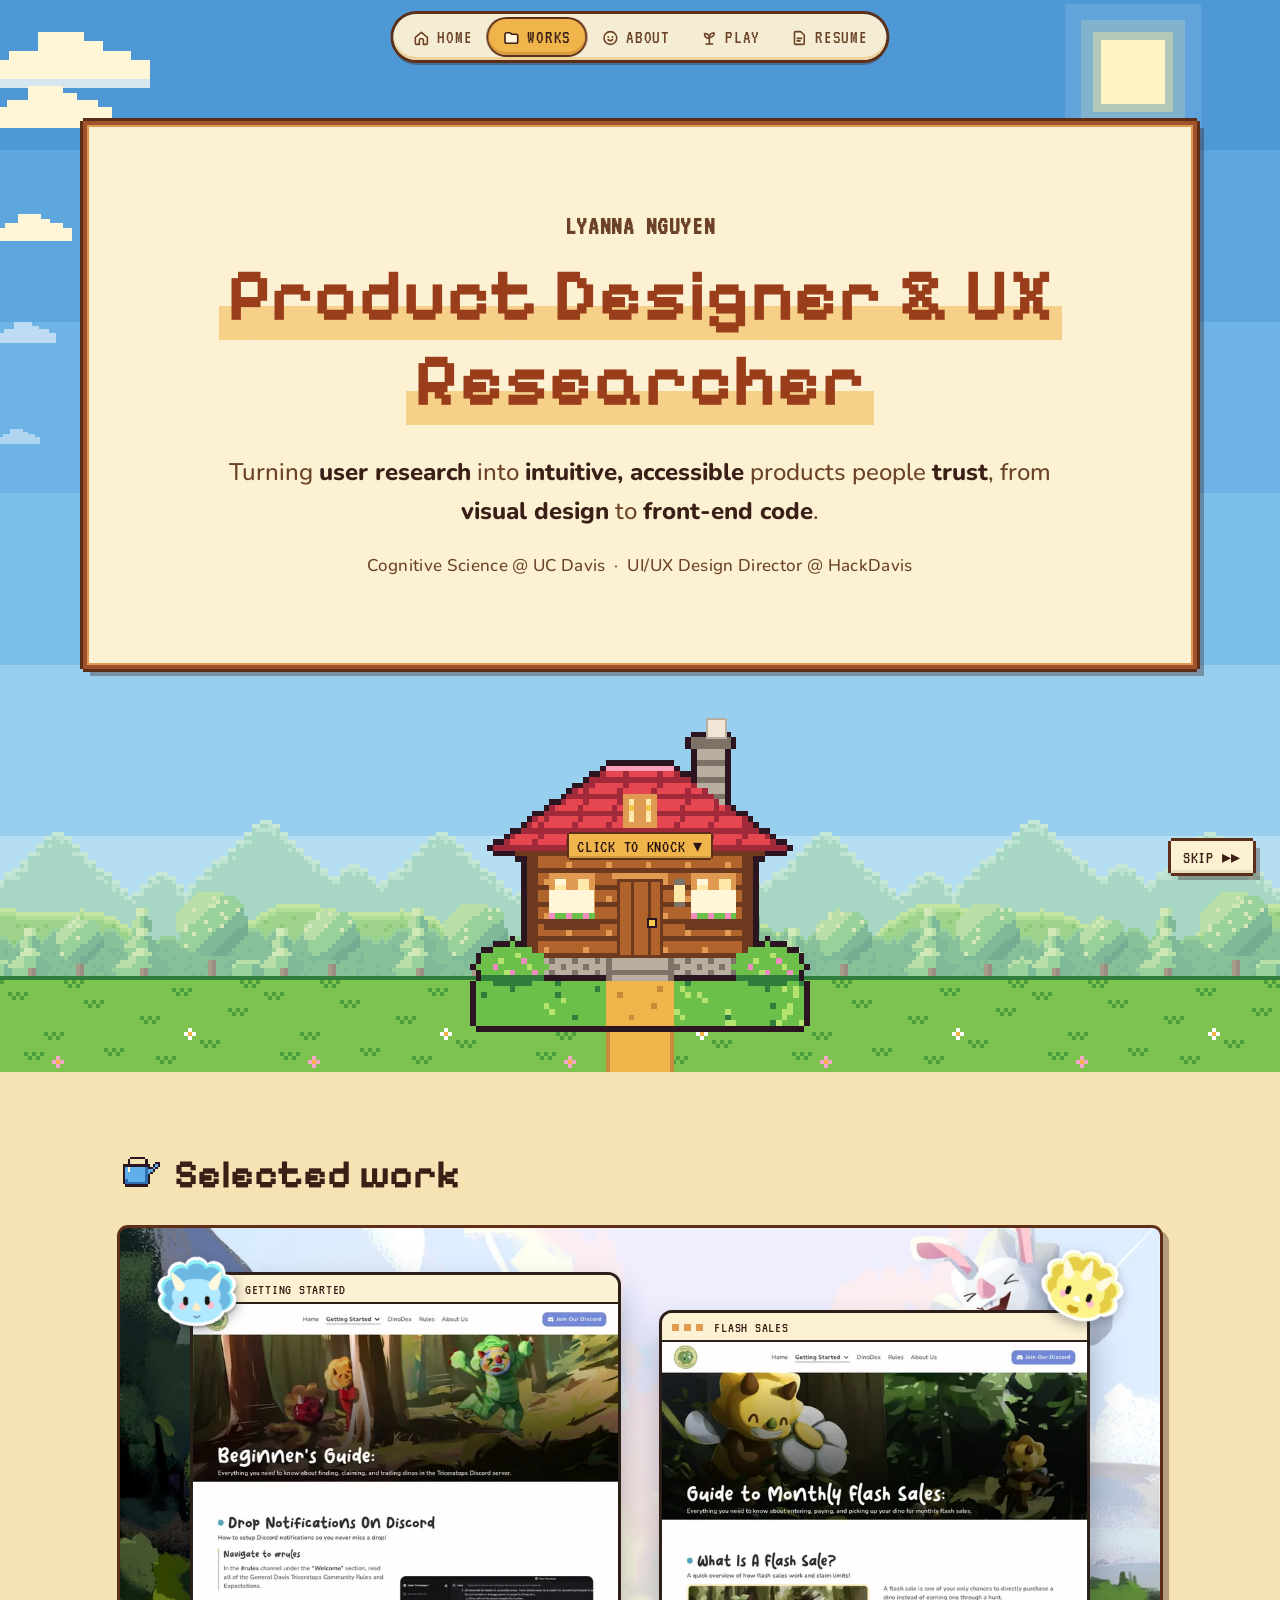
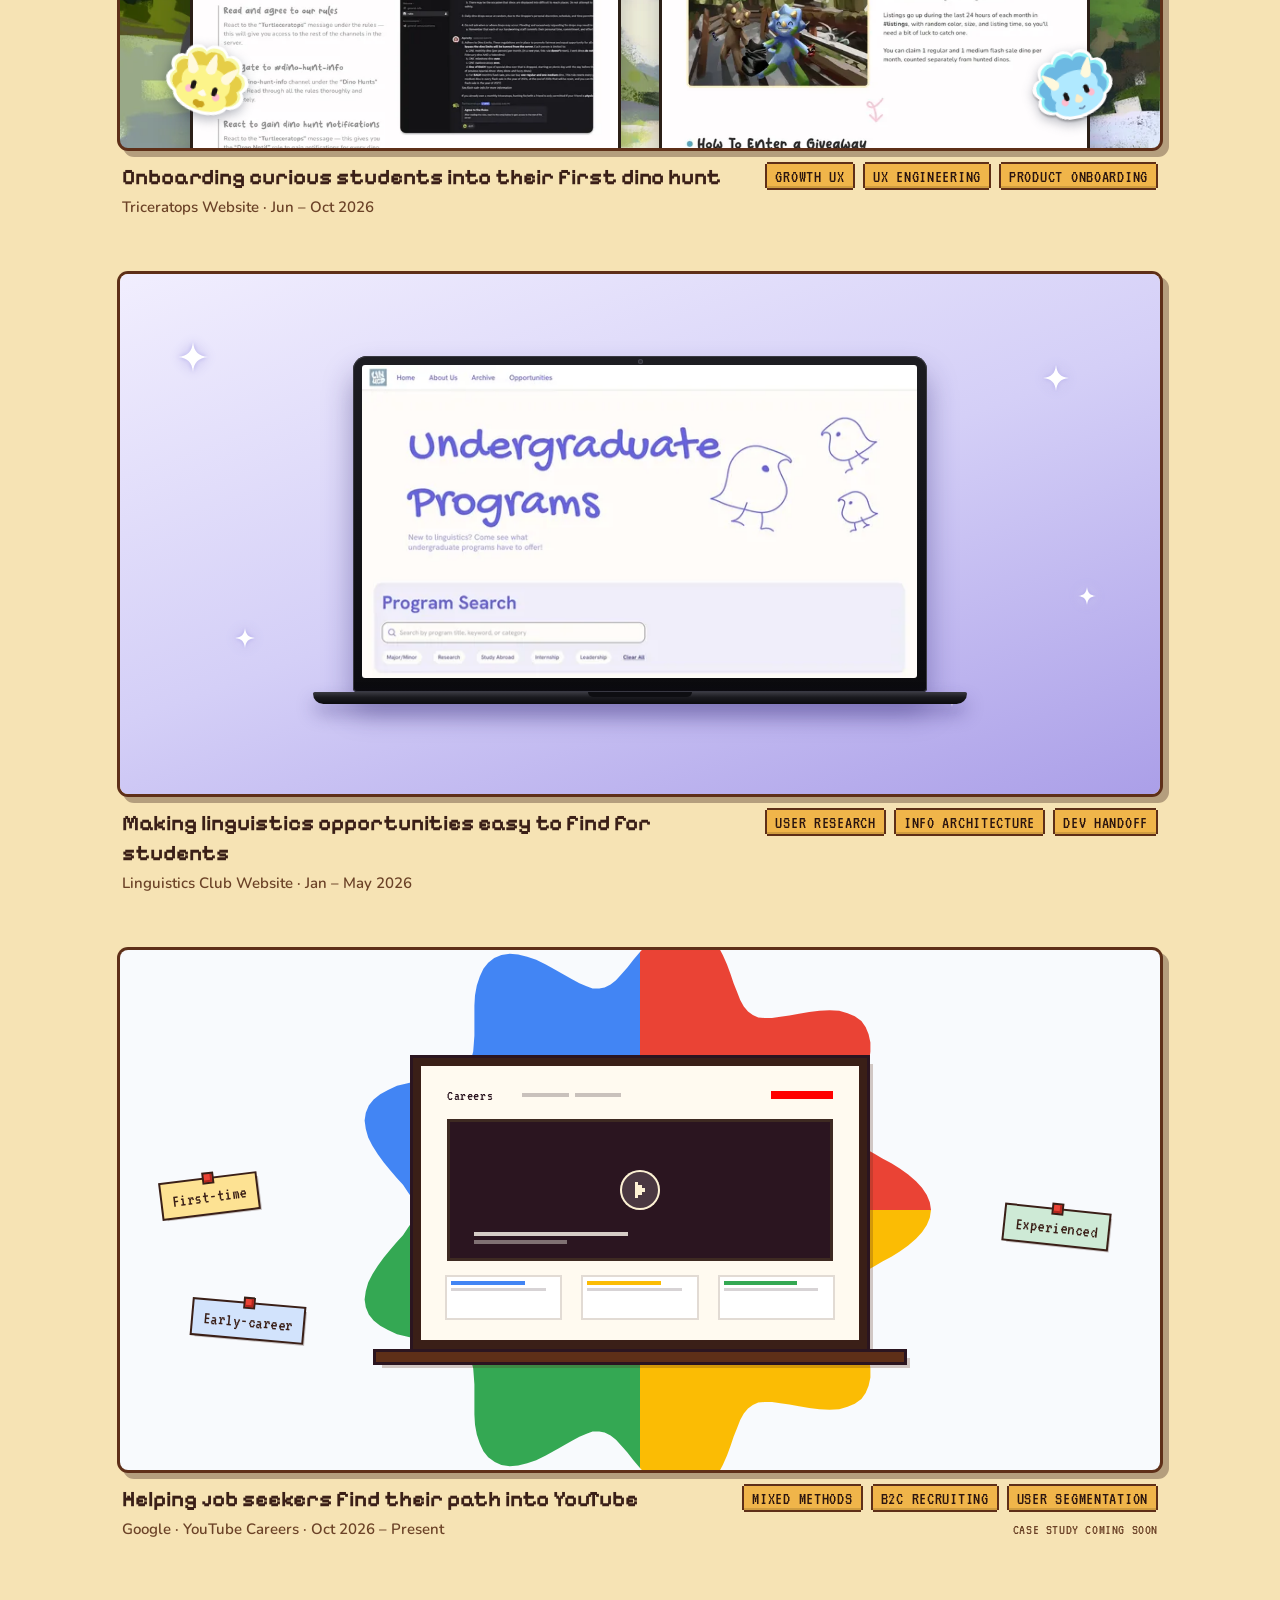
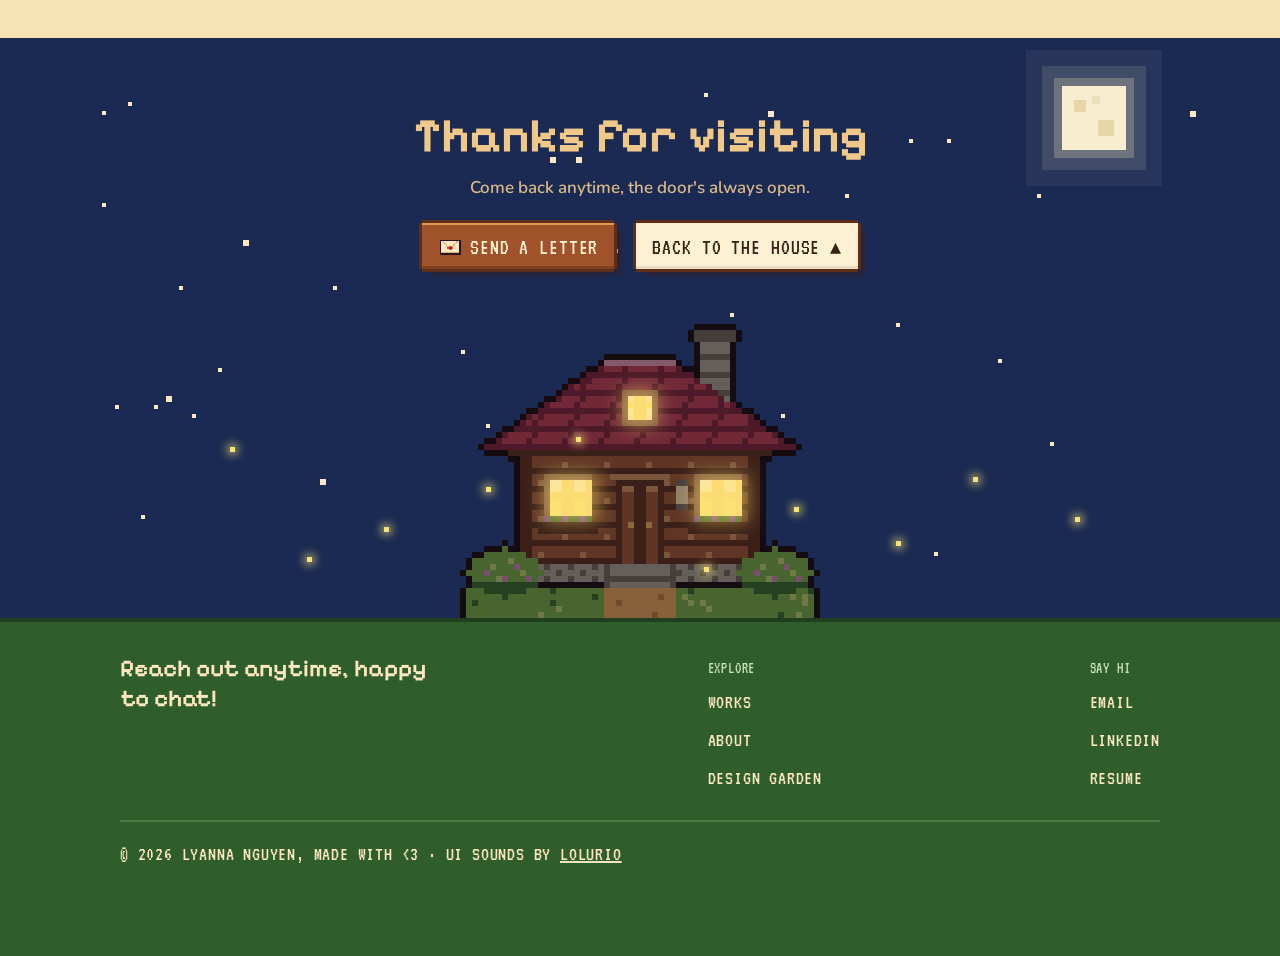
<file: index.html>
<!doctype html>
<html lang="en">
<head>
<meta charset="utf-8">
<meta name="viewport" content="width=device-width, initial-scale=1">
<title>Lyanna Nguyen | Product Designer &amp; UX Researcher</title>
<meta name="description" content="Lyanna Nguyen — Product Designer &amp; UX Researcher. Cognitive Science @ UC Davis.">
<link rel="icon" href="assets/images/chibi-head.png">
<link rel="preload" as="font" type="font/woff2" crossorigin href="assets/fonts/nunito-latin.woff2"><link rel="preload" as="font" type="font/woff2" crossorigin href="assets/fonts/pixelify-sans-latin.woff2"><link rel="preload" as="font" type="font/woff2" crossorigin href="assets/fonts/vt323-latin.woff2">
<link rel="stylesheet" href="css/pixel-pals.css">
<link rel="stylesheet" href="css/site.css">
</head>
<body>
<div class="pp-root" style="background: var(--surface); color: var(--ink); font-family: var(--font-body); font-size: 17px; line-height: 28px;">
  <!-- OPENING: seed, water, sprout, bloom, then barn doors open -->

    <div data-show="loader" hidden class="ldr" role="status" aria-label="Loading Lyanna's farm" style="position: fixed; inset: 0; z-index: 90; overflow: hidden;">
      <div class="ldr-bg" style="position: absolute; inset: 0; background: #cfeafa;"></div>
      <div class="ldr-scene" style="position: absolute; left: 50%; top: 50%; width: 260px; height: 260px; margin: -150px 0 0 -130px;">
        <span class="ldr-seed" style="position: absolute; left: 124px; top: 0; width: 12px; height: 14px; background: #8a5a35; box-shadow: 0 0 0 3px #5e2f18, inset -3px -3px 0 #6e3a1f; border-radius: 40%;"></span>
        <span class="ldr-can" style="position: absolute; left: 150px; top: 64px; width: 72px; height: 72px; transform-origin: 20% 80%;"><img class="px" src="assets/images/icon-watering-can.svg" alt="" width="72" height="72" style="display: block; width: 72px; height: 72px; transform: scaleX(-1);"></span>
        <span class="ldr-drop" style="left: 152px; animation-delay: 1.54s;"></span>
        <span class="ldr-drop" style="left: 140px; animation-delay: 1.66s;"></span>
        <span class="ldr-drop" style="left: 160px; animation-delay: 1.79s;"></span>
        <span class="ldr-drop" style="left: 146px; animation-delay: 1.92s;"></span>
        <span class="ldr-sprout" style="position: absolute; left: 106px; top: 128px; width: 48px; height: 48px; transform-origin: 50% 100%;"><img class="px" src="assets/images/icon-sprout.svg" alt="" width="48" height="48" style="display: block; width: 48px; height: 48px;"></span>
        <span class="ldr-bloom" style="position: absolute; left: 118px; top: 112px; width: 24px; height: 24px;"><img class="px" src="assets/images/icon-heart.svg" alt="" width="24" height="24" style="display: block; width: 24px; height: 24px;"></span>
        <div style="position: absolute; left: 50px; top: 170px; width: 160px; height: 26px; background: #8a5a35; box-shadow: 0 0 0 3px #5e2f18, inset 0 4px 0 #a8743f; border-radius: 50% 50% 8px 8px / 100% 100% 8px 8px;"></div>
      </div>
      <button type="button" data-action="skip-loader" class="pp-btn secondary" style="position: absolute; right: 24px; bottom: 24px; font-size: 18px; line-height: 18px; padding: 8px 12px 6px;">Skip ▸▸</button>
    </div>

  <!-- NAV -->
  <header class="sitenav">
    <nav class="nav-pill topnav" aria-label="Main">
      <span class="nav-hl" aria-hidden="true"></span><span class="nav-cur" aria-hidden="true"></span>
      <a href="#top" class="navlinks" aria-label="Home" aria-current="page"><svg viewBox="0 0 24 24" aria-hidden="true"><path d="M4 11.2 12 4.5l8 6.7V19a1.5 1.5 0 0 1-1.5 1.5h-3.8v-5.2a2.7 2.7 0 0 0-5.4 0v5.2H5.5A1.5 1.5 0 0 1 4 19z"/></svg><span>Home</span></a>
      <a href="#work" class="navlinks" aria-label="Works"><svg viewBox="0 0 24 24" aria-hidden="true"><path d="M3.5 7.5A2.5 2.5 0 0 1 6 5h3.4c.7 0 1.3.3 1.8.8l1.1 1.2H18a2.5 2.5 0 0 1 2.5 2.5v7A2.5 2.5 0 0 1 18 19H6a2.5 2.5 0 0 1-2.5-2.5z"/></svg><span>Works</span></a>
      <a href="about.html" class="navlinks" aria-label="About"><svg viewBox="0 0 24 24" aria-hidden="true"><circle cx="12" cy="12" r="8.5"/><circle class="k" cx="9.2" cy="10.6" r="1.25"/><circle class="k" cx="14.8" cy="10.6" r="1.25"/><path class="s" d="M9 14.2c1.6 1.7 4.4 1.7 6 0"/></svg><span>About</span></a>
      <a href="garden.html" class="navlinks" aria-label="Play"><svg viewBox="0 0 24 24" aria-hidden="true"><path class="s" d="M12 20v-7.5"/><path d="M12 12.5C12 8.6 9.3 6 5.5 6c0 3.9 2.7 6.5 6.5 6.5zM12 11c0-3.3 2.4-5.6 6.5-5.6 0 3.4-2.4 5.6-6.5 5.6z"/><path class="s" d="M7.5 20h9"/></svg><span>Play</span></a>
      <a href="assets/files/Lyanna_Nguyen_Resume.pdf" class="navlinks" aria-label="Resume" target="_blank" rel="noopener"><svg viewBox="0 0 24 24" aria-hidden="true"><path d="M7 3.5h6.6L18.5 8v11A1.5 1.5 0 0 1 17 20.5H7A1.5 1.5 0 0 1 5.5 19V5A1.5 1.5 0 0 1 7 3.5z"/><path class="s" d="M9 12.5h6M9 15.8h4"/></svg><span>Resume</span></a>
    </nav>
  </header>
  <main id="main">

  <!-- HOME -->
  <section id="top" data-area="top" style="position: relative; min-height: min(calc(100vh - 68px), 1100px); min-height: min(calc(100svh - 68px), 1100px); display: flex; flex-direction: column; z-index: 2; overflow-x: clip; overflow-y: visible; background: linear-gradient(180deg, #4f98d6 0 14%, #5ea6de 14% 30%, #6db3e5 30% 46%, #7cc0ea 46% 62%, #98cfef 62% 78%, #b6def3 78% 100%);">
    <span aria-hidden="true" style="position: absolute; right: 9%; top: 40px; width: 64px; height: 64px; background: #fff3c4; box-shadow: 0 0 0 8px #ffe89a66, 0 0 0 20px #ffe89a33, 0 0 0 36px #ffffff1a;"></span>
    <svg class="px cloud" viewBox="0 0 16 6" width="56" aria-hidden="true" style="top: 30%; opacity: .55; animation-duration: 140s; animation-delay: -90s;"><path d="M4 0h5v1h2v1h3v1h2v3H0V3h1V2h3z" fill="#ffffff"/></svg>
    <svg class="px cloud" viewBox="0 0 16 6" width="40" aria-hidden="true" style="top: 40%; opacity: .45; animation-duration: 170s; animation-delay: -20s;"><path d="M4 0h5v1h2v1h3v1h2v3H0V3h1V2h3z" fill="#ffffff"/></svg>
    <svg class="px cloud" viewBox="0 0 16 6" width="150" aria-hidden="true" style="top: 3%; animation-duration: 75s; animation-delay: -40s;"><path d="M4 0h5v1h2v1h3v1h2v3H0V3h1V2h3z" fill="#fff6d8"/><path d="M4 5h12v1H0V5z" fill="#d6e6ef"/></svg>
    <div aria-hidden="true" style="position: absolute; left: 0; right: 0; bottom: 120px; height: 144px; background: url(assets/images/bg-mountains.svg) 0 100% / 384px 144px repeat-x; image-rendering: pixelated;"></div>
    <div aria-hidden="true" style="position: absolute; left: 0; right: 0; bottom: 96px; height: 104px; background: url(assets/images/bg-hills.svg) -60px 100% / 320px 104px repeat-x; image-rendering: pixelated;"></div>
    <div aria-hidden="true" style="position: absolute; left: 0; right: 0; bottom: 96px; height: 136px; background: url(assets/images/bg-trees.svg) 50% 100% / 512px 136px repeat-x; image-rendering: pixelated;"></div>
    <svg class="px cloud" viewBox="0 0 16 6" width="112" aria-hidden="true" style="top: 8%; animation-duration: 60s; animation-delay: -18s;"><path d="M4 0h5v1h2v1h3v1h2v3H0V3h1V2h3z" fill="#fff6d8"/></svg>
    <svg class="px cloud" viewBox="0 0 16 6" width="72" aria-hidden="true" style="top: 20%; animation-duration: 80s; animation-delay: -50s;"><path d="M4 0h5v1h2v1h3v1h2v3H0V3h1V2h3z" fill="#fff6d8"/></svg>
    <div aria-hidden="true" style="position: absolute; left: 0; right: 0; bottom: 0; height: 96px; background: url(assets/images/bg-grass.svg) 0 0 / 256px 96px repeat-x, var(--grass); box-shadow: inset 0 4px 0 0 #2f7d3a; image-rendering: pixelated;"></div>
    <div class="hero-grid" style="position: relative; flex: 1; width: 100%; box-sizing: border-box; max-width: 1200px; margin: 0 auto; padding: 48px 20px 0; display: flex; flex-direction: column; align-items: center; gap: 48px;">
      <div style="width: 100%; max-width: 1120px; position: relative; z-index: 3; margin: auto 0;">
        <div class="pp-frame rv heroc" style="padding: 88px 96px; display: flex; flex-direction: column; align-items: center; text-align: center; gap: 24px;">
          <h1 style="margin: 0; display: flex; flex-direction: column; align-items: center; gap: 14px;">
            <span style="font-family: var(--font-pixel); font-size: 26px; line-height: 26px; letter-spacing: .06em; text-transform: uppercase; color: var(--ink-muted);">Lyanna Nguyen</span>
            <span class="herorole" style="font-family: var(--font-display); font-size: clamp(37px, 5.8vw, 74px); line-height: 1.15; font-weight: 700; color: var(--accent-text);"><span style="padding: 0 8px; background: linear-gradient(transparent 62%, #f0b54a8c 62%); -webkit-box-decoration-break: clone; box-decoration-break: clone;">Product Designer &amp; UX Researcher</span></span>
          </h1>
          <p style="margin: 6px 0 0; max-width: 35em; font-size: clamp(18px, 1.9vw, 24px); line-height: 1.6; font-weight: 500; color: var(--ink-muted);">Turning <b style="font-weight: 800; color: var(--ink);">user research</b> into <b style="font-weight: 800; color: var(--ink);">intuitive, accessible</b> products people <b style="font-weight: 800; color: var(--ink);">trust</b>, from <b style="font-weight: 800; color: var(--ink);">visual design</b> to <b style="font-weight: 800; color: var(--ink);">front-end code</b>.</p>
          <p style="margin: 0; font-size: 17px; line-height: 23px; font-weight: 500; letter-spacing: .02em; color: var(--ink-muted);">Cognitive Science @ UC Davis&nbsp;&nbsp;·&nbsp;&nbsp;UI/UX Design Director @ HackDavis</p>
        </div>
      </div>

      <div id="knock" style="position: relative; scroll-margin-top: 90px;">
        <div aria-hidden="true" style="position: absolute; bottom: 0; left: 40%; width: 20%; height: 96px; background: var(--gold); box-shadow: inset 4px 0 0 #c98a3a, inset -4px 0 0 #c98a3a;"></div>
        <div class="hero-house clickhouse" role="button" tabindex="0" data-action="knock" aria-label="Click to knock on the door" style="position: relative; margin-bottom: 40px; cursor: pointer;">
          <img class="px" src="assets/images/a-pixel-farmhouse-with-a-red.svg" width="60" height="55" alt="A pixel farmhouse with a red shingle roof, glowing windows, flower boxes and a stone path" style="display: block; width: 100%; height: 100%;">
          <span class="glowwin" aria-hidden="true" style="left: 23.3%; top: 54.5%; width: 13.3%; height: 7.3%;"></span>
          <span class="glowwin" aria-hidden="true" style="left: 65%; top: 54.5%; width: 13.3%; height: 7.3%; animation-delay: -1s;"></span>
          <span class="smoke" aria-hidden="true" style="left: 70%; top: 0%;"></span>
          <span class="smoke" aria-hidden="true" style="left: 70%; top: 0%; animation-delay: -1.1s;"></span>
          <span class="smoke" aria-hidden="true" style="left: 70%; top: 0%; animation-delay: -2.2s;"></span>

          <span class="door" aria-hidden="true" style="position: absolute; left: 43.33%; top: 50.91%; width: 13.33%; height: 25.45%; padding: 0; border: none; background: #2b1520; display: block;">
            <span class="doorpanel" style="position: absolute; inset: 0; display: block; transform: none; background-color: #b0642c; background-image: repeating-linear-gradient(90deg, transparent 0 30%, #6e3a1f 30% 37%); box-shadow: inset 0 0 0 3px #6e3a1f;">
              <span style="position: absolute; right: 16%; top: 52%; width: 14%; aspect-ratio: 1; background: #f6c94a; box-shadow: 0 0 0 2px #2b1520;"></span>
            </span>
          </span>

            <span data-show="knocking" hidden class="knockfx pp-sticker" aria-hidden="true" style="left: 22%; top: 50%;">Knock!</span>
            <span data-show="knocking" hidden class="knockfx pp-sticker" aria-hidden="true" style="left: 60%; top: 60%; animation-delay: .3s;">Knock!</span>

            <span data-show="knock-hint" class="hint" aria-hidden="true" style="position: absolute; left: 50%; top: 36%; display: flex; justify-content: center; width: 0;">
              <span class="pp-sticker" style="white-space: nowrap; flex-shrink: 0;">Click to knock ▾</span>
            </span>

            <div data-show="greeted" hidden class="greetgirl" style="position: absolute; left: calc(50% - 48px); bottom: 17%; width: 96px;">
              <div class="emerge"><div><div class="sprite-o"><img class="px" src="assets/images/lyannas-chibi-farmer-in-a-red.png" alt="Lyanna's chibi farmer in a red bandana, smiling hello" style="display:block;width:100%;height:auto;image-rendering:pixelated;"></div></div></div>
              <span class="heart" aria-hidden="true" style="top: -12%; right: -30%;"><img class="px" src="assets/images/icon-heart.svg" width="16" height="16" alt="" style="width: 16px; height: 16px;"></span>
              <span class="heart" aria-hidden="true" style="top: 4%; left: -34%; animation-delay: -.9s;"><img class="px" src="assets/images/icon-heart.svg" width="16" height="16" alt="" style="width: 16px; height: 16px;"></span>
            </div>

        </div>

      <div data-show="greeted" hidden class="dlg-wrap" role="dialog" aria-label="Lyanna says hello" style="position: absolute; z-index: 6; left: 50%; bottom: 220px; width: 0; display: flex; justify-content: center;">
        <div class="dlg dlg-up" data-action="dialog-advance" style="cursor: pointer; position: relative; flex: none; width: 620px; max-width: calc(100vw - 32px); box-sizing: border-box; display: grid; grid-template-columns: 1fr 148px; gap: 10px; padding: 10px; background: var(--wood-light); border: 4px solid var(--wood-dark); box-shadow: inset 0 0 0 3px #f2b878, inset 0 0 0 6px var(--wood), 0 6px 0 var(--wood-dark), 0 10px 24px #3a1f1740;">
          <span class="dlg-stud" style="left: 4px; top: 4px;"></span><span class="dlg-stud" style="right: 4px; top: 4px;"></span><span class="dlg-stud" style="left: 4px; bottom: 4px;"></span><span class="dlg-stud" style="right: 4px; bottom: 4px;"></span>
          <div class="dlg-text" style="position: relative; min-height: 140px; padding: 14px 18px 12px; display: flex; flex-direction: column; gap: 12px; background: #f9d592; border: 4px solid var(--wood-dark); box-shadow: inset 0 0 0 3px #fde7b4, inset 0 -6px 0 3px #efc272;" aria-live="polite">
            <p style="margin: 0; font-family: var(--font-pixel); font-size: 24px; line-height: 28px; color: var(--ink);"><span class="dlg-ghost" aria-hidden="true"></span><span class="dlg-shown"><span class="dlg-typed"></span><span class="cur" aria-hidden="true" style="color: var(--wood);">▌</span></span></p>
            <div style="margin-top: auto; display: flex; flex-wrap: wrap; gap: 12px; justify-content: flex-end; align-items: center;">
              <button data-show="dialog-next" hidden type="button" class="dlg-next" data-action="dialog-next" aria-label="Next">Next <span class="dlg-arrow" aria-hidden="true">▼</span></button>

                <a data-show="dialog-choices" hidden href="assets/files/Lyanna_Nguyen_Resume.pdf" target="_blank" rel="noopener" class="pp-btn secondary" data-action="close-dialog">Just the resume</a>
                <a data-show="dialog-choices" hidden href="#work" class="pp-btn grass" data-action="close-dialog">Start the tour ▸</a>

            </div>
          </div>
          <div class="dlg-port" style="display: flex; flex-direction: column; gap: 10px; align-items: stretch;">
            <div style="position: relative; flex-grow: 1; display: flex; align-items: center; justify-content: center; min-height: 104px; background: #e6a35c; background-image: linear-gradient(180deg, #f0b46a 0 50%, #e09a52 50% 100%); border: 4px solid var(--wood-dark); box-shadow: inset 0 0 0 3px var(--gold), inset 0 0 0 6px var(--wood);">
              <div class="dlg-face" style="position: absolute; inset: 6px; overflow: hidden; display: flex; justify-content: center; align-items: flex-start;"><div class="sprite-o" style="flex: none; width: 100px; margin-top: 2px;"><img class="px" src="assets/images/chibi-happy.png" alt="" style="display:block;width:100%;height:auto;image-rendering:pixelated;"></div></div>
            </div>
            <div style="padding: 4px 8px 2px; text-align: center; background: #f9d592; border: 4px solid var(--wood-dark); box-shadow: inset 0 0 0 3px #fde7b4; font-family: var(--font-display); font-size: 18px; line-height: 24px; font-weight: 700; color: var(--ink);">Lyanna</div>
          </div>
          <button type="button" class="dlg-x" data-action="close-dialog" aria-label="Close dialogue">×</button>
        </div>
      </div>

      </div>
    </div>
  </section>

  <div style="max-width: 1080px; margin: 0 auto; padding: 80px 20px 96px;">

    <!-- STOP 1 -->
    <section id="work" data-area="work" style="display: flex; flex-direction: column; gap: 32px;">
      <div class="rv" style="display: flex; flex-direction: column; gap: 10px; max-width: 680px;">
        <h2 style="margin: 0; display: flex; align-items: center; gap: 14px; font-family: var(--font-display); font-size: 40px; line-height: 44px; font-weight: 700;"><span aria-hidden="true" style="display: inline-flex; flex: none;"><img class="px" src="assets/images/icon-watering-can.svg" width="40" height="40" alt="" style="width: 40px; height: 40px;"></span>Selected work</h2>
      </div>
      <div style="display: flex; flex-direction: column; gap: 32px;"><article class="pp-frame lift rv workcard" style="display: flex; flex-direction: column; cursor: pointer;">
        <a href="triceratops.html" class="cardlink" style="display: grid; grid-template-columns: repeat(auto-fit, minmax(300px, 1fr)); text-decoration: none; color: var(--ink);">
          <div style="position: relative; margin: 12px; min-height: 260px; border-radius: var(--radius-md); background: #cfe3f2 url(assets/images/triceratops-hero-background.webp) center / cover no-repeat; overflow: hidden; box-shadow: inset 0 0 0 2px #00000022;">
            <div class="wc-wins"><div class="wc-win gs"><span class="wc-win-bar"><i></i><i></i><i></i><b>Getting Started</b></span><div class="wc-win-scr"><img src="assets/images/final-beginners-guide.webp" srcset="assets/images/final-beginners-guide-400.webp 400w, assets/images/final-beginners-guide-600.webp 600w, assets/images/final-beginners-guide-800.webp 800w, assets/images/final-beginners-guide.webp 1200w" sizes="(max-width: 760px) 40vw, 440px" alt="The Getting Started page Lyanna designed, scrolling from notification setup to claiming a first dino" loading="lazy"></div></div><div class="wc-win fs"><span class="wc-win-bar"><i></i><i></i><i></i><b>Flash Sales</b></span><div class="wc-win-scr"><img src="assets/images/final-guide-to-monthly-flash-sales.webp" srcset="assets/images/final-guide-to-monthly-flash-sales-400.webp 400w, assets/images/final-guide-to-monthly-flash-sales-600.webp 600w, assets/images/final-guide-to-monthly-flash-sales-800.webp 800w, assets/images/final-guide-to-monthly-flash-sales.webp 1200w" sizes="(max-width: 760px) 40vw, 440px" alt="The Flash Sales guide Lyanna designed, scrolling through entering, paying and picking up" loading="lazy"></div></div></div>
            <img class="wc-sticker" aria-hidden="true" alt="" src="assets/images/sticker-triceratops-blue.png" style="position: absolute; left: 3%; top: 4%; width: 17%; max-width: 92px; z-index: 2; transform: rotate(-14deg); filter: drop-shadow(0 4px 6px rgba(30,40,60,.35));"><img class="wc-sticker" aria-hidden="true" alt="" src="assets/images/sticker-triceratops-yellow.png" style="position: absolute; right: 3%; top: 3%; width: 17%; max-width: 92px; z-index: 2; transform: rotate(12deg); filter: drop-shadow(0 4px 6px rgba(30,40,60,.35));"><img class="wc-sticker" aria-hidden="true" alt="" src="assets/images/sticker-triceratops-yellow.png" style="position: absolute; left: 4%; bottom: 5%; width: 17%; max-width: 92px; z-index: 2; transform: rotate(10deg); filter: drop-shadow(0 4px 6px rgba(30,40,60,.35));"><img class="wc-sticker" aria-hidden="true" alt="" src="assets/images/sticker-triceratops-blue.png" style="position: absolute; right: 4%; bottom: 4%; width: 17%; max-width: 92px; z-index: 2; transform: rotate(-10deg) scaleX(-1); filter: drop-shadow(0 4px 6px rgba(30,40,60,.35));">
          </div>
          <div style="padding: 24px 28px 28px; display: flex; flex-direction: column; gap: 14px;">
            <h3 style="margin: 0; font-family: var(--font-display); font-size: 31px; line-height: 38px; font-weight: 700;">Onboarding curious students into their first dino hunt</h3>
            <p style="margin: 0; font-size: 14px; line-height: 22px; font-weight: 600; color: var(--ink-muted);">Triceratops Website · Jun – Oct 2026</p>
            <p style="margin: 0; font-size: 16px; line-height: 26px; color: var(--ink-muted);">Shipped the club&#8217;s first website: 790 visits in launch week, and its top Discord invite link with 47 new members.</p>
            <div style="display: flex; flex-wrap: wrap; gap: 8px;"><span class="pp-sticker">Growth UX</span><span class="pp-sticker">UX Engineering</span><span class="pp-sticker">Product Onboarding</span></div>
            <div style="display: flex; flex-wrap: wrap; align-items: center; gap: 18px; margin-top: auto; padding-top: 4px;">
              <span class="readcs">Read case study <span class="readarrow">▸</span></span>
            </div>
          </div>
        </a>
      </article><article class="pp-frame lift rv workcard" style="display: flex; flex-direction: column; cursor: pointer;">
        <a href="linguistics-club.html" class="cardlink" style="display: grid; grid-template-columns: repeat(auto-fit, minmax(300px, 1fr)); text-decoration: none; color: var(--ink);">
          <div class="wc-lc" style="position: relative; margin: 12px; min-height: 260px; border-radius: var(--radius-md); overflow: hidden; box-shadow: inset 0 0 0 2px #00000022;">
            <div class="lc-sky" aria-hidden="true"><span class="lc-spark" style="left:7%;top:16%;--s:30px;--d:0s;--t:3.2s"><svg viewBox="0 0 24 24"><path d="M12 0C13 8 16 11 24 12C16 13 13 16 12 24C11 16 8 13 0 12C8 11 11 8 12 0Z"/></svg></span><span class="lc-spark" style="left:12%;top:70%;--s:20px;--d:1.1s;--t:2.8s"><svg viewBox="0 0 24 24"><path d="M12 0C13 8 16 11 24 12C16 13 13 16 12 24C11 16 8 13 0 12C8 11 11 8 12 0Z"/></svg></span><span class="lc-spark" style="left:90%;top:20%;--s:26px;--d:0.6s;--t:3.8s"><svg viewBox="0 0 24 24"><path d="M12 0C13 8 16 11 24 12C16 13 13 16 12 24C11 16 8 13 0 12C8 11 11 8 12 0Z"/></svg></span><span class="lc-spark" style="left:93%;top:62%;--s:18px;--d:1.8s;--t:3.0s"><svg viewBox="0 0 24 24"><path d="M12 0C13 8 16 11 24 12C16 13 13 16 12 24C11 16 8 13 0 12C8 11 11 8 12 0Z"/></svg></span><span class="lc-spark" style="left:80%;top:82%;--s:14px;--d:0.3s;--t:2.6s"><svg viewBox="0 0 24 24"><path d="M12 0C13 8 16 11 24 12C16 13 13 16 12 24C11 16 8 13 0 12C8 11 11 8 12 0Z"/></svg></span></div>
            <div class="wc-lc-laptop"><div class="wc-lc-lid"><span class="wc-lc-cam" aria-hidden="true"></span><span class="wc-lc-view"><img class="wc-lc-scroll" src="assets/images/final-undergraduate-programs-page.webp" srcset="assets/images/final-undergraduate-programs-page-400.webp 400w, assets/images/final-undergraduate-programs-page-600.webp 600w, assets/images/final-undergraduate-programs-page.webp 1100w" sizes="(max-width: 760px) 40vw, 440px" alt="The Undergraduate Programs page Lyanna designed, scrolling from program search to the program cards" loading="lazy"></span></div><div class="wc-lc-base" aria-hidden="true"><span></span></div></div>
            <figure class="lc-mini lc-detail" aria-hidden="true"><img src="assets/images/lc-final-save-visit.webp" srcset="assets/images/lc-final-save-visit-600.webp 600w, assets/images/lc-final-save-visit.webp 1200w" sizes="(max-width: 760px) 40vw, 440px" alt="" width="1200" height="506" loading="lazy"></figure>
            <figure class="lc-mini lc-mail" aria-hidden="true"><img src="assets/images/lc-final-mailing-list.webp" alt="" width="1200" height="640" loading="lazy"></figure>
            <img class="lc-wug" aria-hidden="true" alt="" src="assets/images/wug.webp" width="300" height="235" loading="lazy">
          </div>
          <div style="padding: 24px 28px 28px; display: flex; flex-direction: column; gap: 14px;">
            <h3 style="margin: 0; font-family: var(--font-display); font-size: 31px; line-height: 38px; font-weight: 700;">Making linguistics opportunities easy to find for students</h3>
            <p style="margin: 0; font-size: 14px; line-height: 22px; font-weight: 600; color: var(--ink-muted);">Linguistics Club Website · Jan – May 2026</p>
            <p style="margin: 0; font-size: 16px; line-height: 26px; color: var(--ink-muted);">Made opportunities 80% easier to find for 150+ students by splitting them into undergrad and grad tracks.</p>
            <div style="display: flex; flex-wrap: wrap; gap: 8px;"><span class="pp-sticker">User Research</span><span class="pp-sticker">Info Architecture</span><span class="pp-sticker">Dev Handoff</span></div>
            <div style="display: flex; flex-wrap: wrap; align-items: center; gap: 18px; margin-top: auto; padding-top: 4px;">
              <span class="readcs">Read case study <span class="readarrow">▸</span></span>
            </div>
          </div>
        </a>
      </article><article class="pp-frame rv workcard wc-soon" style="display: flex; flex-direction: column;">
        <div class="cardlink" style="display: grid; grid-template-columns: repeat(auto-fit, minmax(300px, 1fr)); color: var(--ink);">
          <div class="wc-yt" role="img" aria-label="A laptop showing a YouTube Careers page, with sticky notes for the three candidate cohorts" style="position: relative; margin: 12px; min-height: 260px; border-radius: var(--radius-md); overflow: hidden; box-shadow: inset 0 0 0 2px #00000022;">
            <div class="yt-shapes" aria-hidden="true"><span class="yt-s yt-cookie"></span></div>
            <div class="yt-laptop" aria-hidden="true"><div class="yt-lid"><div class="yt-screen">
              <div class="yt-nav"><b>Careers</b><i></i><i></i><i class="r"></i></div>
              <div class="yt-hero"><span class="yt-play"><svg viewBox="0 0 7 7" shape-rendering="crispEdges"><path fill="#fdf1d3" d="M2 1h1v1h1v1h1v1H4v1H3v1H2z"/></svg></span><span class="yt-cap"><i></i><i></i></span></div>
              <div class="yt-roles"><span><em></em><i></i></span><span><em></em><i></i></span><span><em></em><i></i></span></div>
            </div></div><div class="yt-base"></div></div>
            <span class="yt-note" aria-hidden="true" style="left:4%;top:44%;--c:#fde293;--r:-7deg">First-time</span>
            <span class="yt-note" aria-hidden="true" style="left:7%;top:68%;--c:#d2e3fc;--r:5deg;--d:.06s">Early-career</span>
            <span class="yt-note" aria-hidden="true" style="right:5%;top:50%;--c:#ceead6;--r:6deg;--d:.12s">Experienced</span>
          </div>
          <div style="padding: 24px 28px 28px; display: flex; flex-direction: column; gap: 14px;">
            <h3 style="margin: 0; font-family: var(--font-display); font-size: 31px; line-height: 38px; font-weight: 700;">Helping job seekers find their path into YouTube</h3>
            <p style="margin: 0; font-size: 14px; line-height: 22px; font-weight: 600; color: var(--ink-muted);">Google · YouTube Careers · Oct 2026 – Present</p>
            <p style="margin: 0; font-size: 16px; line-height: 26px; color: var(--ink-muted);">Mapping the candidate journey and testing how job seekers discover YouTube&#8217;s culture and roles.</p>
            <div style="display: flex; flex-wrap: wrap; gap: 8px;"><span class="pp-sticker">Mixed Methods</span><span class="pp-sticker">B2C Recruiting</span><span class="pp-sticker">User Segmentation</span></div>
            <div style="display: flex; flex-wrap: wrap; align-items: center; gap: 18px; margin-top: auto; padding-top: 4px;">
              <span class="readcs soon">Case study coming soon</span>
            </div>
          </div>
        </div>
      </article></div>
    </section>

  </div>
  </main>

  <footer id="contact" style="scroll-margin-top: 68px; position: relative; overflow: hidden; background: #1b2a52; color: #fbe8c0;">
    <span class="star" style="left: 43%; top: 13%; animation-delay: -1.18s; width: 6px; height: 6px;"></span><span class="star" style="left: 8%; top: 8%; animation-delay: -2.46s;"></span><span class="star" style="left: 14%; top: 27%; animation-delay: -1.75s;"></span><span class="star" style="left: 66%; top: 17%; animation-delay: -0.11s;"></span><span class="star" style="left: 57%; top: 30%; animation-delay: -0.21s;"></span><span class="star" style="left: 13%; top: 39%; animation-delay: -1.27s; width: 6px; height: 6px;"></span><span class="star" style="left: 74%; top: 11%; animation-delay: -2.84s;"></span><span class="star" style="left: 82%; top: 44%; animation-delay: -1.75s;"></span><span class="star" style="left: 9%; top: 40%; animation-delay: -1.76s;"></span><span class="star" style="left: 8%; top: 18%; animation-delay: -0.14s;"></span><span class="star" style="left: 19%; top: 22%; animation-delay: -1.26s; width: 6px; height: 6px;"></span><span class="star" style="left: 71%; top: 11%; animation-delay: -1.71s;"></span><span class="star" style="left: 73%; top: 56%; animation-delay: -2.05s;"></span><span class="star" style="left: 15%; top: 41%; animation-delay: -1.71s;"></span><span class="star" style="left: 26%; top: 27%; animation-delay: -0.29s;"></span><span class="star" style="left: 93%; top: 8%; animation-delay: -1.69s; width: 6px; height: 6px;"></span><span class="star" style="left: 81%; top: 17%; animation-delay: -1.49s;"></span><span class="star" style="left: 70%; top: 31%; animation-delay: -2.33s;"></span><span class="star" style="left: 61%; top: 41%; animation-delay: -2.77s;"></span><span class="star" style="left: 48%; top: 23%; animation-delay: -0.75s;"></span><span class="star" style="left: 25%; top: 48%; animation-delay: -2.34s; width: 6px; height: 6px;"></span><span class="star" style="left: 12%; top: 40%; animation-delay: -0.90s;"></span><span class="star" style="left: 65%; top: 25%; animation-delay: -2.19s;"></span><span class="star" style="left: 38%; top: 42%; animation-delay: -2.94s;"></span><span class="star" style="left: 17%; top: 36%; animation-delay: -1.25s;"></span><span class="star" style="left: 45%; top: 13%; animation-delay: -2.80s; width: 6px; height: 6px;"></span><span class="star" style="left: 55%; top: 6%; animation-delay: -2.89s;"></span><span class="star" style="left: 11%; top: 52%; animation-delay: -1.67s;"></span><span class="star" style="left: 42%; top: 25%; animation-delay: -2.09s;"></span><span class="star" style="left: 78%; top: 35%; animation-delay: -1.74s;"></span><span class="star" style="left: 60%; top: 8%; animation-delay: -2.52s; width: 6px; height: 6px;"></span><span class="star" style="left: 36%; top: 34%; animation-delay: -2.09s;"></span><span class="star" style="left: 10%; top: 7%; animation-delay: -2.19s;"></span><span class="star" style="left: 41%; top: 45%; animation-delay: -1.73s;"></span>
    <span aria-hidden="true" style="position: absolute; right: 12%; top: 48px; width: 64px; height: 64px; background: #f7edcf; box-shadow: 0 0 0 8px #fbe8c03d, 0 0 0 20px #fbe8c01f, 0 0 0 36px #ffffff0d;"><span style="position: absolute; left: 12px; top: 14px; width: 12px; height: 12px; background: #e6d6a8;"></span><span style="position: absolute; left: 36px; top: 34px; width: 16px; height: 16px; background: #e6d6a8;"></span><span style="position: absolute; left: 30px; top: 10px; width: 8px; height: 8px; background: #ece0b8;"></span></span>
    <div data-night="1" style="position: relative; display: flex; flex-direction: column; align-items: center; text-align: center; gap: 12px; padding: 72px 20px 0;">
      <h2 style="margin: 0; font-family: var(--font-display); font-size: 48px; line-height: 52px; font-weight: 700; color: #f0c98a;">Thanks for visiting</h2>
      <p style="margin: 0; font-size: 17px; line-height: 28px; font-weight: 600; color: #d9b98a;">Come back anytime, the door's always open.</p>
      <div style="display: flex; flex-wrap: wrap; justify-content: center; gap: 16px; margin-top: 6px;">
        <a href="mailto:lyannanguyen21@gmail.com" class="pp-btn"><img class="px" src="assets/images/icon-letter.svg" width="24" height="24" alt="" style="width: 24px; height: 24px;">Send a letter</a>
        <a href="#top" class="pp-btn secondary">Back to the house ▴</a>
      </div>
      <div style="position: relative; width: 360px; max-width: 80vw; margin-top: 28px;">
        <img class="px" src="assets/images/a-pixel-farmhouse-with-a-red.svg" width="60" height="55" alt="The farmhouse at night, windows glowing" style="display: block; width: 100%; height: auto; filter: brightness(.55) saturate(.8) hue-rotate(-10deg);">
        <span class="nightwin" aria-hidden="true" style="left: 25%; top: 50.9%; width: 11.6%; height: 10.9%;"></span>
        <span class="nightwin" aria-hidden="true" style="left: 66.6%; top: 50.9%; width: 11.6%; height: 10.9%; animation-delay: -1.3s;"></span>
        <span class="nightwin" aria-hidden="true" style="left: 46.6%; top: 25.4%; width: 6.6%; height: 7.2%; animation-delay: -.6s;"></span>
      </div>
      <span class="ffw" aria-hidden="true" style="left: 30%; bottom: 110px;"><span class="firefly" style="left: 0; top: 0; animation-delay: -0s;"></span></span><span class="ffw" aria-hidden="true" style="left: 38%; bottom: 150px;"><span class="firefly" style="left: 0; top: 0; animation-delay: -1.4s;"></span></span><span class="ffw" aria-hidden="true" style="left: 62%; bottom: 130px;"><span class="firefly" style="left: 0; top: 0; animation-delay: -2.2s;"></span></span><span class="ffw" aria-hidden="true" style="left: 70%; bottom: 96px;"><span class="firefly" style="left: 0; top: 0; animation-delay: -0.7s;"></span></span><span class="ffw" aria-hidden="true" style="left: 24%; bottom: 80px;"><span class="firefly" style="left: 0; top: 0; animation-delay: -3.1s;"></span></span><span class="ffw" aria-hidden="true" style="left: 76%; bottom: 160px;"><span class="firefly" style="left: 0; top: 0; animation-delay: -1.9s;"></span></span><span class="ffw" aria-hidden="true" style="left: 18%; bottom: 190px;"><span class="firefly" style="left: 0; top: 0; animation-delay: -2.6s;"></span></span><span class="ffw" aria-hidden="true" style="left: 84%; bottom: 120px;"><span class="firefly" style="left: 0; top: 0; animation-delay: -0.3s;"></span></span><span class="ffw" aria-hidden="true" style="left: 45%; bottom: 200px;"><span class="firefly" style="left: 0; top: 0; animation-delay: -3.6s;"></span></span><span class="ffw" aria-hidden="true" style="left: 55%; bottom: 70px;"><span class="firefly" style="left: 0; top: 0; animation-delay: -1.1s;"></span></span>
    </div>
    <div style="position: relative; background: #2f5e2c; box-shadow: inset 0 4px 0 0 #1f3f1e; margin-top: -24px;">
      <div style="max-width: 1080px; margin: 0 auto; padding: 36px 20px 88px; display: flex; flex-direction: column; gap: 24px; color: #fbe8c0;">
        <div style="display: flex; flex-wrap: wrap; justify-content: space-between; align-items: flex-start; gap: 28px;">
          <span style="font-family: var(--font-display); font-size: 24px; line-height: 30px; font-weight: 600; max-width: 320px;">Reach out anytime, happy to chat!</span>
          <nav aria-label="Footer" style="display: flex; flex-direction: column; gap: 2px; font-family: var(--font-pixel); font-size: 20px; letter-spacing: .04em; text-transform: uppercase;">
            <span style="color: #c9e3b8; font-size: 16px;">Explore</span>
            <a href="#work" style="color: #fbe8c0; text-decoration: none; padding: 4px 0;">Works</a>
            <a href="about.html" style="color: #fbe8c0; text-decoration: none; padding: 4px 0;">About</a>
            <a href="garden.html" style="color: #fbe8c0; text-decoration: none; padding: 4px 0;">Design Garden</a>
          </nav>
          <nav aria-label="Socials" style="display: flex; flex-direction: column; gap: 2px; font-family: var(--font-pixel); font-size: 20px; letter-spacing: .04em; text-transform: uppercase;">
            <span style="color: #c9e3b8; font-size: 16px;">Say hi</span>
            <a href="mailto:lyannanguyen21@gmail.com" style="color: #fbe8c0; text-decoration: none; padding: 4px 0;">Email</a>
            <a href="https://www.linkedin.com/in/lyanna-nguyen-8841b2379/" target="_blank" rel="noopener" style="color: #fbe8c0; text-decoration: none; padding: 4px 0;">LinkedIn</a>
            <a href="assets/files/Lyanna_Nguyen_Resume.pdf" download="Lyanna_Nguyen_Resume.pdf" style="color: #fbe8c0; text-decoration: none; padding: 4px 0;">Resume</a>
          </nav>
        </div>
        <span style="padding-top: 18px; border-top: 2px solid #4a7a3e; font-family: var(--font-pixel); font-size: 20px; letter-spacing: .04em; text-transform: uppercase;">© 2026 Lyanna Nguyen, made with &lt;3 · UI sounds by <a href="https://lolurio.itch.io/" target="_blank" rel="noopener" style="color:inherit">lolurio</a></span>
      </div>
    </div>
  </footer>
</div>
<script src="js/site.js"></script>
<script src="js/sfx.js"></script>
<script src="js/home.js"></script>
</body>
</html>
</file>
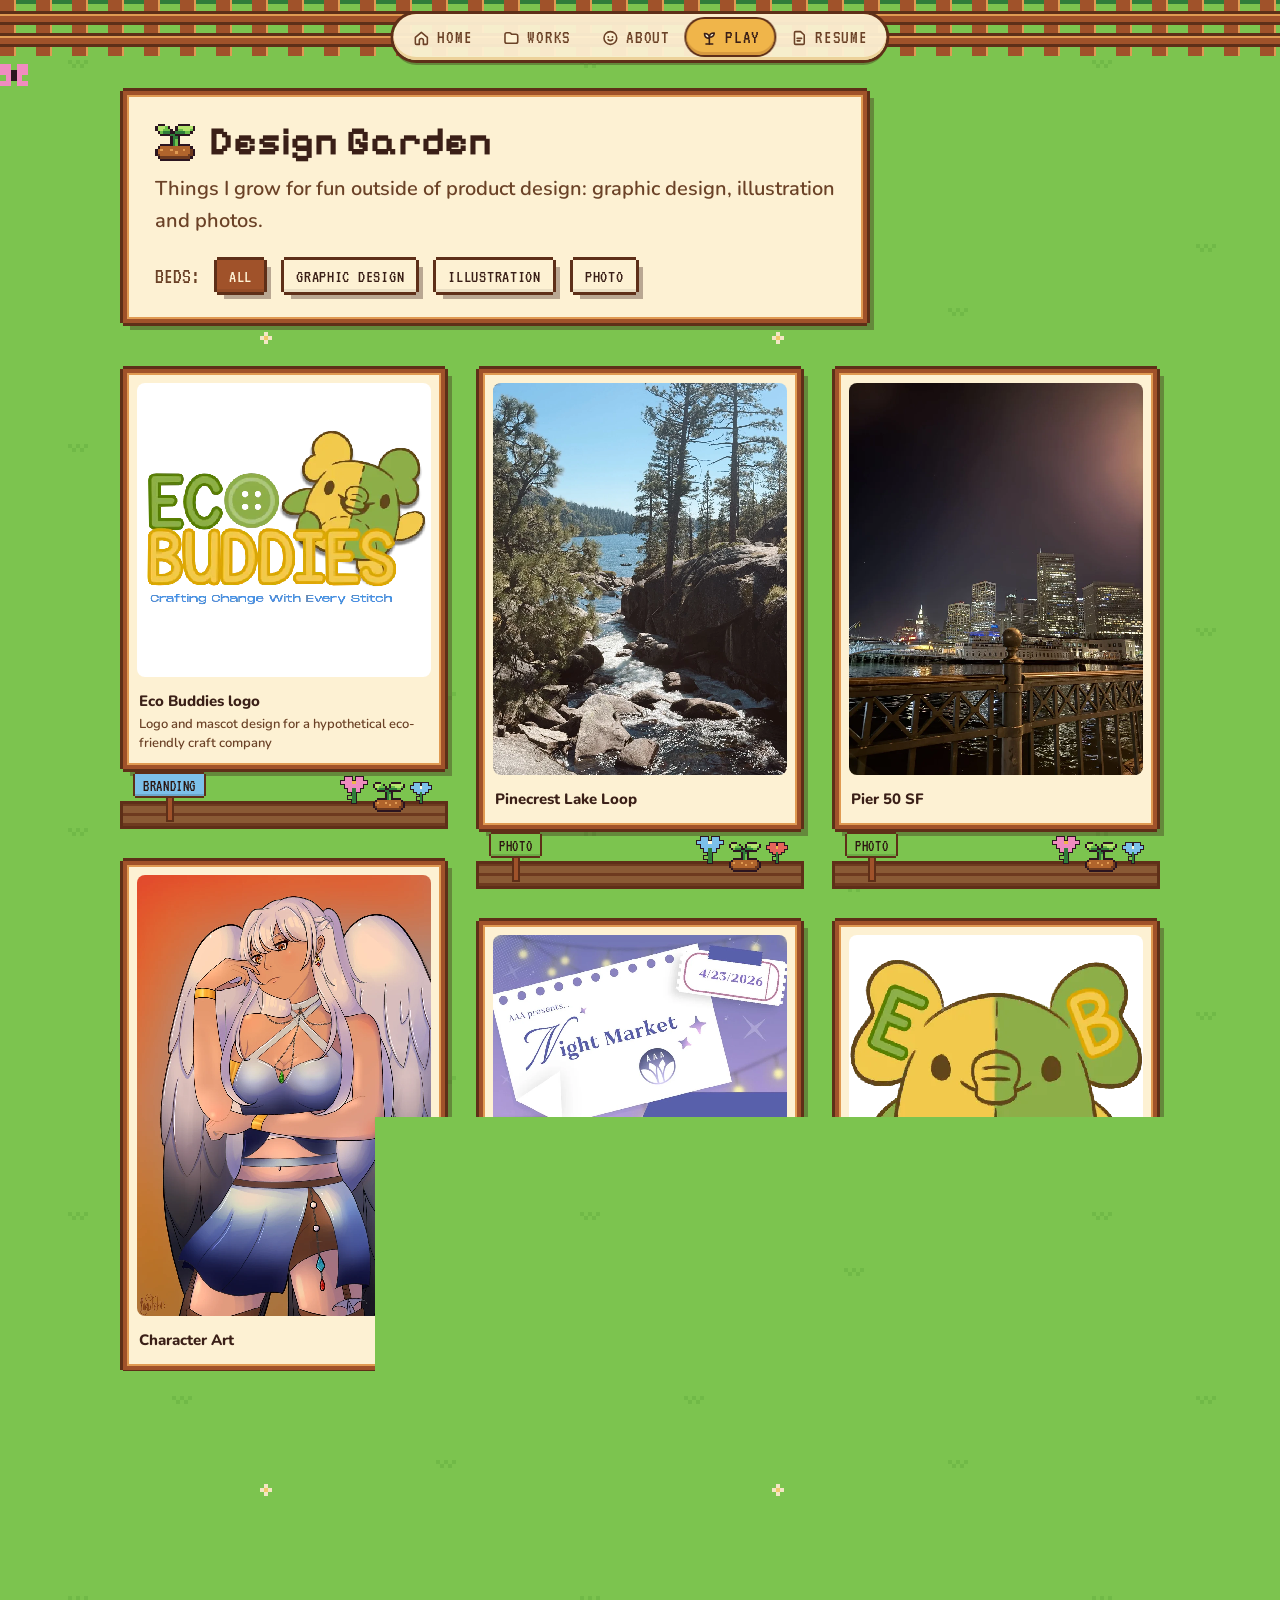
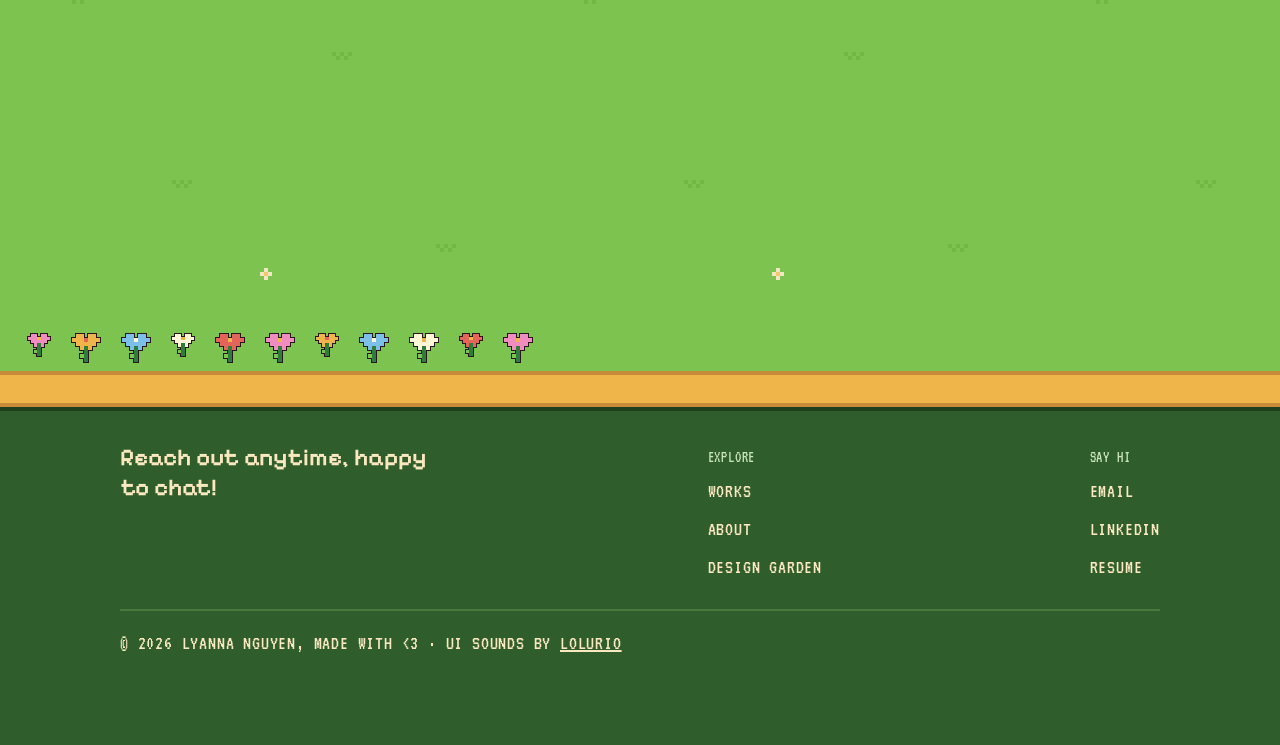
<file: garden.html>
<!doctype html>
<html lang="en">
<head>
<meta charset="utf-8">
<meta name="viewport" content="width=device-width, initial-scale=1">
<title>Design Garden | Lyanna Nguyen</title>
<meta name="description" content="Lyanna Nguyen — Product Designer &amp; UX Researcher. Cognitive Science @ UC Davis.">
<link rel="icon" href="assets/images/chibi-head.png">
<link rel="preload" as="font" type="font/woff2" crossorigin href="assets/fonts/nunito-latin.woff2"><link rel="preload" as="font" type="font/woff2" crossorigin href="assets/fonts/pixelify-sans-latin.woff2"><link rel="preload" as="font" type="font/woff2" crossorigin href="assets/fonts/vt323-latin.woff2">
<link rel="stylesheet" href="css/pixel-pals.css">
<link rel="stylesheet" href="css/site.css">
</head>
<body>
<div class="pp-root" style="background: var(--surface); color: var(--ink); font-family: var(--font-body); font-size: 17px; line-height: 28px;">
  <!-- NAV -->
  <header class="sitenav">
    <nav class="nav-pill topnav" aria-label="Main">
      <span class="nav-hl" aria-hidden="true"></span><span class="nav-cur" aria-hidden="true"></span>
      <a href="index.html" class="navlinks" aria-label="Home"><svg viewBox="0 0 24 24" aria-hidden="true"><path d="M4 11.2 12 4.5l8 6.7V19a1.5 1.5 0 0 1-1.5 1.5h-3.8v-5.2a2.7 2.7 0 0 0-5.4 0v5.2H5.5A1.5 1.5 0 0 1 4 19z"/></svg><span>Home</span></a>
      <a href="index.html#work" class="navlinks" aria-label="Works"><svg viewBox="0 0 24 24" aria-hidden="true"><path d="M3.5 7.5A2.5 2.5 0 0 1 6 5h3.4c.7 0 1.3.3 1.8.8l1.1 1.2H18a2.5 2.5 0 0 1 2.5 2.5v7A2.5 2.5 0 0 1 18 19H6a2.5 2.5 0 0 1-2.5-2.5z"/></svg><span>Works</span></a>
      <a href="about.html" class="navlinks" aria-label="About"><svg viewBox="0 0 24 24" aria-hidden="true"><circle cx="12" cy="12" r="8.5"/><circle class="k" cx="9.2" cy="10.6" r="1.25"/><circle class="k" cx="14.8" cy="10.6" r="1.25"/><path class="s" d="M9 14.2c1.6 1.7 4.4 1.7 6 0"/></svg><span>About</span></a>
      <a href="garden.html" class="navlinks" aria-label="Play" aria-current="page"><svg viewBox="0 0 24 24" aria-hidden="true"><path class="s" d="M12 20v-7.5"/><path d="M12 12.5C12 8.6 9.3 6 5.5 6c0 3.9 2.7 6.5 6.5 6.5zM12 11c0-3.3 2.4-5.6 6.5-5.6 0 3.4-2.4 5.6-6.5 5.6z"/><path class="s" d="M7.5 20h9"/></svg><span>Play</span></a>
      <a href="assets/files/Lyanna_Nguyen_Resume.pdf" class="navlinks" aria-label="Resume" target="_blank" rel="noopener"><svg viewBox="0 0 24 24" aria-hidden="true"><path d="M7 3.5h6.6L18.5 8v11A1.5 1.5 0 0 1 17 20.5H7A1.5 1.5 0 0 1 5.5 19V5A1.5 1.5 0 0 1 7 3.5z"/><path class="s" d="M9 12.5h6M9 15.8h4"/></svg><span>Resume</span></a>
    </nav>
  </header>
  <main id="main">
  <!-- STOP 3: THE GARDEN (full-bleed) -->
  <section id="playground" data-area="playground" style="min-height: 70vh; position: relative; overflow: hidden; background-color: var(--grass); background-image: url(assets/images/bg-lawn.svg); background-size: 512px 384px; image-rendering: pixelated; box-shadow: inset 0 4px 0 0 #2f7d3a;">
    <div aria-hidden="true" style="position: relative; height: 64px;">
      <div style="position: absolute; left: 0; right: 0; top: 0; height: 56px; background: repeating-linear-gradient(90deg, var(--wood) 0 14px, var(--wood-light) 14px 16px, transparent 16px 36px);"></div>
      <div style="position: absolute; left: 0; right: 0; top: 14px; height: 8px; background: var(--wood); box-shadow: 0 0 0 3px var(--wood-dark), inset 0 2px 0 var(--wood-light);"></div>
      <div style="position: absolute; left: 0; right: 0; top: 36px; height: 8px; background: var(--wood); box-shadow: 0 0 0 3px var(--wood-dark), inset 0 2px 0 var(--wood-light);"></div>
    </div>
    <span class="butterfly" aria-hidden="true"><svg class="px" viewBox="0 0 5 4" width="28" height="22" style="display:block"><rect x="0" y="0" width="1" height="1" fill="#f08cc0"/><rect x="1" y="0" width="1" height="1" fill="#f08cc0"/><rect x="3" y="0" width="1" height="1" fill="#f08cc0"/><rect x="4" y="0" width="1" height="1" fill="#f08cc0"/><rect x="0" y="1" width="1" height="1" fill="#f08cc0"/><rect x="1" y="1" width="1" height="1" fill="#f08cc0"/><rect x="2" y="1" width="1" height="1" fill="#2b1520"/><rect x="3" y="1" width="1" height="1" fill="#f08cc0"/><rect x="4" y="1" width="1" height="1" fill="#f08cc0"/><rect x="1" y="2" width="1" height="1" fill="#f08cc0"/><rect x="2" y="2" width="1" height="1" fill="#2b1520"/><rect x="3" y="2" width="1" height="1" fill="#f08cc0"/><rect x="0" y="3" width="1" height="1" fill="#f08cc0"/><rect x="1" y="3" width="1" height="1" fill="#f08cc0"/><rect x="3" y="3" width="1" height="1" fill="#f08cc0"/><rect x="4" y="3" width="1" height="1" fill="#f08cc0"/></svg></span>
    <div style="max-width: 1080px; margin: 0 auto; padding: 24px 20px 0; display: flex; flex-direction: column; gap: 28px;">
      <div class="pp-frame rv" style="padding: 24px 28px; align-self: flex-start; display: flex; flex-direction: column; gap: 20px;">
        <div class="rv" style="display: flex; flex-direction: column; gap: 10px; max-width: 680px;">
        <h1 style="margin: 0; display: flex; align-items: center; gap: 14px; font-family: var(--font-display); font-size: 40px; line-height: 44px; font-weight: 700;"><span aria-hidden="true" style="display: inline-flex; flex: none;"><img class="px" src="assets/images/icon-sprout.svg" width="40" height="40" alt="" style="width: 40px; height: 40px;"></span>Design Garden</h1>
        <p style="margin: 0; font-size: 20px; line-height: 32px; font-weight: 600; color: var(--ink-muted);">Things I grow for fun outside of product design: graphic design, illustration and photos.</p>
      </div>
        <div role="group" aria-label="Filter the Design Garden" style="display: flex; flex-wrap: wrap; gap: 14px;"><span style="align-self: center; font-family: var(--font-pixel); font-size: 22px; text-transform: uppercase; color: var(--ink-muted);">Beds:</span><button type="button" class="pp-btn secondary" data-action="filter" data-filter="all" aria-pressed="true" style="font-size: 18px; line-height: 18px; padding: 8px 12px 6px; background: var(--wood); color: var(--on-wood);">All</button><button type="button" class="pp-btn secondary" data-action="filter" data-filter="visual" aria-pressed="false" style="font-size: 18px; line-height: 18px; padding: 8px 12px 6px; background: var(--surface-raised); color: var(--ink);">Graphic Design</button><button type="button" class="pp-btn secondary" data-action="filter" data-filter="illus" aria-pressed="false" style="font-size: 18px; line-height: 18px; padding: 8px 12px 6px; background: var(--surface-raised); color: var(--ink);">Illustration</button><button type="button" class="pp-btn secondary" data-action="filter" data-filter="photo" aria-pressed="false" style="font-size: 18px; line-height: 18px; padding: 8px 12px 6px; background: var(--surface-raised); color: var(--ink);">Photo</button></div>
      </div>
      <div class="rv" style="column-width: 240px; column-gap: 28px; padding-top: 12px;">
          <figure data-show="cat-visual" class="drop" style="break-inside: avoid; margin: 0 0 32px; display: flex; flex-direction: column;">
            <div class="pp-frame lift" style="padding: 10px;">
              <div style="background: #fff; border-radius: var(--radius-md);"><img src="assets/images/eco-buddies-logo-green-and-yellow.webp" alt="Eco Buddies logo: green and yellow lettering with a button and a patchwork elephant mascot, tagline Crafting Change With Every Stitch" loading="lazy" style="display: block; width: 100%; aspect-ratio: 1 / 1; object-fit: contain;"></div>
              <figcaption style="padding: 10px 2px 2px; font-weight: 800; font-size: 15px;">Eco Buddies logo<span style="display: block; font-weight: 600; font-size: 13px; line-height: 19px; color: var(--ink-muted);">Logo and mascot design for a hypothetical eco-friendly craft company</span></figcaption>
            </div>
            <div style="position: relative; height: 54px; margin: 0 3px;">
              <div class="soil" style="position: absolute; left: 0; right: 0; bottom: 0; height: 22px;"></div>
              <div style="position: absolute; left: 10px; bottom: 6px; display: flex; flex-direction: column; align-items: center;">
                <span class="pp-sticker sky" style="font-size: 16px; line-height: 16px;">Branding</span>
                <span style="width: 4px; height: 22px; background: var(--wood); box-shadow: 0 0 0 2px var(--wood-dark);"></span>
              </div>
              <div style="position: absolute; right: 14px; bottom: 14px; display: flex; align-items: flex-end; gap: 6px;">
                <span class="sway" style="animation-delay: -0.0s;"><svg class="px sprite-o" viewBox="0 0 7 7" width="26" height="26" aria-hidden="true" style="filter: drop-shadow(1px 0 0 #2b1520) drop-shadow(-1px 0 0 #2b1520) drop-shadow(0 1px 0 #2b1520) drop-shadow(0 -1px 0 #2b1520);"><rect x="1" y="0" width="1" height="1" fill="#f08cc0"/><rect x="2" y="0" width="1" height="1" fill="#f08cc0"/><rect x="4" y="0" width="1" height="1" fill="#f08cc0"/><rect x="5" y="0" width="1" height="1" fill="#f08cc0"/><rect x="0" y="1" width="1" height="1" fill="#f08cc0"/><rect x="1" y="1" width="1" height="1" fill="#f08cc0"/><rect x="2" y="1" width="1" height="1" fill="#f08cc0"/><rect x="3" y="1" width="1" height="1" fill="#f0b54a"/><rect x="4" y="1" width="1" height="1" fill="#f08cc0"/><rect x="5" y="1" width="1" height="1" fill="#f08cc0"/><rect x="6" y="1" width="1" height="1" fill="#f08cc0"/><rect x="1" y="2" width="1" height="1" fill="#f08cc0"/><rect x="2" y="2" width="1" height="1" fill="#f08cc0"/><rect x="3" y="2" width="1" height="1" fill="#f08cc0"/><rect x="4" y="2" width="1" height="1" fill="#f08cc0"/><rect x="5" y="2" width="1" height="1" fill="#f08cc0"/><rect x="2" y="3" width="1" height="1" fill="#f08cc0"/><rect x="3" y="3" width="1" height="1" fill="#2f7d3a"/><rect x="4" y="3" width="1" height="1" fill="#f08cc0"/><rect x="3" y="4" width="1" height="1" fill="#2f7d3a"/><rect x="2" y="5" width="1" height="1" fill="#7cc44f"/><rect x="3" y="5" width="1" height="1" fill="#2f7d3a"/><rect x="3" y="6" width="1" height="1" fill="#2f7d3a"/></svg></span>
                <span class="sway" style="animation-delay: -0.8s;"><img class="px" src="assets/images/icon-sprout.svg" width="32" height="32" alt="" style="width: 32px; height: 32px;"></span>
                <span class="sway" style="animation-delay: -0.4s;"><svg class="px sprite-o" viewBox="0 0 7 7" width="20" height="20" aria-hidden="true" style="filter: drop-shadow(1px 0 0 #2b1520) drop-shadow(-1px 0 0 #2b1520) drop-shadow(0 1px 0 #2b1520) drop-shadow(0 -1px 0 #2b1520);"><rect x="1" y="0" width="1" height="1" fill="#7cc0ea"/><rect x="2" y="0" width="1" height="1" fill="#7cc0ea"/><rect x="4" y="0" width="1" height="1" fill="#7cc0ea"/><rect x="5" y="0" width="1" height="1" fill="#7cc0ea"/><rect x="0" y="1" width="1" height="1" fill="#7cc0ea"/><rect x="1" y="1" width="1" height="1" fill="#7cc0ea"/><rect x="2" y="1" width="1" height="1" fill="#7cc0ea"/><rect x="3" y="1" width="1" height="1" fill="#fff6d8"/><rect x="4" y="1" width="1" height="1" fill="#7cc0ea"/><rect x="5" y="1" width="1" height="1" fill="#7cc0ea"/><rect x="6" y="1" width="1" height="1" fill="#7cc0ea"/><rect x="1" y="2" width="1" height="1" fill="#7cc0ea"/><rect x="2" y="2" width="1" height="1" fill="#7cc0ea"/><rect x="3" y="2" width="1" height="1" fill="#7cc0ea"/><rect x="4" y="2" width="1" height="1" fill="#7cc0ea"/><rect x="5" y="2" width="1" height="1" fill="#7cc0ea"/><rect x="2" y="3" width="1" height="1" fill="#7cc0ea"/><rect x="3" y="3" width="1" height="1" fill="#2f7d3a"/><rect x="4" y="3" width="1" height="1" fill="#7cc0ea"/><rect x="3" y="4" width="1" height="1" fill="#2f7d3a"/><rect x="2" y="5" width="1" height="1" fill="#7cc44f"/><rect x="3" y="5" width="1" height="1" fill="#2f7d3a"/><rect x="3" y="6" width="1" height="1" fill="#2f7d3a"/></svg></span>
              </div>
            </div>
          </figure>

          <figure data-show="cat-illus" class="drop" style="break-inside: avoid; margin: 0 0 32px; display: flex; flex-direction: column;">
            <div class="pp-frame lift" style="padding: 10px;">
              <img src="assets/images/lyannas-digital-illustration-of-an-original.webp" alt="Lyanna's digital illustration of an original character: a winged girl with long white hair and a blue outfit against an orange sunset" loading="lazy" style="display: block; width: 100%; aspect-ratio: 2 / 3; object-fit: cover; border-radius: var(--radius-md);">
              <figcaption style="padding: 10px 2px 2px; font-weight: 800; font-size: 15px;">Character Art</figcaption>
            </div>
            <div style="position: relative; height: 54px; margin: 0 3px;">
              <div class="soil" style="position: absolute; left: 0; right: 0; bottom: 0; height: 22px;"></div>
              <div style="position: absolute; left: 10px; bottom: 6px; display: flex; flex-direction: column; align-items: center;">
                <span class="pp-sticker flower" style="font-size: 16px; line-height: 16px;">Illustration</span>
                <span style="width: 4px; height: 22px; background: var(--wood); box-shadow: 0 0 0 2px var(--wood-dark);"></span>
              </div>
              <div style="position: absolute; right: 14px; bottom: 14px; display: flex; align-items: flex-end; gap: 6px;">
                <span class="sway" style="animation-delay: -0.3s;"><svg class="px sprite-o" viewBox="0 0 7 7" width="26" height="26" aria-hidden="true" style="filter: drop-shadow(1px 0 0 #2b1520) drop-shadow(-1px 0 0 #2b1520) drop-shadow(0 1px 0 #2b1520) drop-shadow(0 -1px 0 #2b1520);"><rect x="1" y="0" width="1" height="1" fill="#f0b54a"/><rect x="2" y="0" width="1" height="1" fill="#f0b54a"/><rect x="4" y="0" width="1" height="1" fill="#f0b54a"/><rect x="5" y="0" width="1" height="1" fill="#f0b54a"/><rect x="0" y="1" width="1" height="1" fill="#f0b54a"/><rect x="1" y="1" width="1" height="1" fill="#f0b54a"/><rect x="2" y="1" width="1" height="1" fill="#f0b54a"/><rect x="3" y="1" width="1" height="1" fill="#e5645a"/><rect x="4" y="1" width="1" height="1" fill="#f0b54a"/><rect x="5" y="1" width="1" height="1" fill="#f0b54a"/><rect x="6" y="1" width="1" height="1" fill="#f0b54a"/><rect x="1" y="2" width="1" height="1" fill="#f0b54a"/><rect x="2" y="2" width="1" height="1" fill="#f0b54a"/><rect x="3" y="2" width="1" height="1" fill="#f0b54a"/><rect x="4" y="2" width="1" height="1" fill="#f0b54a"/><rect x="5" y="2" width="1" height="1" fill="#f0b54a"/><rect x="2" y="3" width="1" height="1" fill="#f0b54a"/><rect x="3" y="3" width="1" height="1" fill="#2f7d3a"/><rect x="4" y="3" width="1" height="1" fill="#f0b54a"/><rect x="3" y="4" width="1" height="1" fill="#2f7d3a"/><rect x="2" y="5" width="1" height="1" fill="#7cc44f"/><rect x="3" y="5" width="1" height="1" fill="#2f7d3a"/><rect x="3" y="6" width="1" height="1" fill="#2f7d3a"/></svg></span>
                <span class="sway" style="animation-delay: -1.1s;"><img class="px" src="assets/images/icon-sprout.svg" width="32" height="32" alt="" style="width: 32px; height: 32px;"></span>
                <span class="sway" style="animation-delay: -0.7s;"><svg class="px sprite-o" viewBox="0 0 7 7" width="20" height="20" aria-hidden="true" style="filter: drop-shadow(1px 0 0 #2b1520) drop-shadow(-1px 0 0 #2b1520) drop-shadow(0 1px 0 #2b1520) drop-shadow(0 -1px 0 #2b1520);"><rect x="1" y="0" width="1" height="1" fill="#fff6d8"/><rect x="2" y="0" width="1" height="1" fill="#fff6d8"/><rect x="4" y="0" width="1" height="1" fill="#fff6d8"/><rect x="5" y="0" width="1" height="1" fill="#fff6d8"/><rect x="0" y="1" width="1" height="1" fill="#fff6d8"/><rect x="1" y="1" width="1" height="1" fill="#fff6d8"/><rect x="2" y="1" width="1" height="1" fill="#fff6d8"/><rect x="3" y="1" width="1" height="1" fill="#f0b54a"/><rect x="4" y="1" width="1" height="1" fill="#fff6d8"/><rect x="5" y="1" width="1" height="1" fill="#fff6d8"/><rect x="6" y="1" width="1" height="1" fill="#fff6d8"/><rect x="1" y="2" width="1" height="1" fill="#fff6d8"/><rect x="2" y="2" width="1" height="1" fill="#fff6d8"/><rect x="3" y="2" width="1" height="1" fill="#fff6d8"/><rect x="4" y="2" width="1" height="1" fill="#fff6d8"/><rect x="5" y="2" width="1" height="1" fill="#fff6d8"/><rect x="2" y="3" width="1" height="1" fill="#fff6d8"/><rect x="3" y="3" width="1" height="1" fill="#2f7d3a"/><rect x="4" y="3" width="1" height="1" fill="#fff6d8"/><rect x="3" y="4" width="1" height="1" fill="#2f7d3a"/><rect x="2" y="5" width="1" height="1" fill="#7cc44f"/><rect x="3" y="5" width="1" height="1" fill="#2f7d3a"/><rect x="3" y="6" width="1" height="1" fill="#2f7d3a"/></svg></span>
              </div>
            </div>
          </figure>

          <figure data-show="cat-photo" class="drop" style="break-inside: avoid; margin: 0 0 32px; display: flex; flex-direction: column;">
            <div class="pp-frame lift" style="padding: 10px;">
              <img src="assets/images/granite-boulders-and-a-rushing-creek.webp" alt="Granite boulders and a rushing creek beside Pinecrest Lake, framed by pine trees" loading="lazy" style="display: block; width: 100%; aspect-ratio: 3 / 4; object-fit: cover; border-radius: var(--radius-md); background: var(--surface-sunken);">
              <figcaption style="padding: 10px 2px 2px; font-weight: 800; font-size: 15px;">Pinecrest Lake Loop</figcaption>
            </div>
            <div style="position: relative; height: 54px; margin: 0 3px;">
              <div class="soil" style="position: absolute; left: 0; right: 0; bottom: 0; height: 22px;"></div>
              <div style="position: absolute; left: 10px; bottom: 6px; display: flex; flex-direction: column; align-items: center;">
                <span class="pp-sticker grass" style="font-size: 16px; line-height: 16px;">Photo</span>
                <span style="width: 4px; height: 22px; background: var(--wood); box-shadow: 0 0 0 2px var(--wood-dark);"></span>
              </div>
              <div style="position: absolute; right: 14px; bottom: 14px; display: flex; align-items: flex-end; gap: 6px;">
                <span class="sway" style="animation-delay: -0.6s;"><svg class="px sprite-o" viewBox="0 0 7 7" width="26" height="26" aria-hidden="true" style="filter: drop-shadow(1px 0 0 #2b1520) drop-shadow(-1px 0 0 #2b1520) drop-shadow(0 1px 0 #2b1520) drop-shadow(0 -1px 0 #2b1520);"><rect x="1" y="0" width="1" height="1" fill="#7cc0ea"/><rect x="2" y="0" width="1" height="1" fill="#7cc0ea"/><rect x="4" y="0" width="1" height="1" fill="#7cc0ea"/><rect x="5" y="0" width="1" height="1" fill="#7cc0ea"/><rect x="0" y="1" width="1" height="1" fill="#7cc0ea"/><rect x="1" y="1" width="1" height="1" fill="#7cc0ea"/><rect x="2" y="1" width="1" height="1" fill="#7cc0ea"/><rect x="3" y="1" width="1" height="1" fill="#fff6d8"/><rect x="4" y="1" width="1" height="1" fill="#7cc0ea"/><rect x="5" y="1" width="1" height="1" fill="#7cc0ea"/><rect x="6" y="1" width="1" height="1" fill="#7cc0ea"/><rect x="1" y="2" width="1" height="1" fill="#7cc0ea"/><rect x="2" y="2" width="1" height="1" fill="#7cc0ea"/><rect x="3" y="2" width="1" height="1" fill="#7cc0ea"/><rect x="4" y="2" width="1" height="1" fill="#7cc0ea"/><rect x="5" y="2" width="1" height="1" fill="#7cc0ea"/><rect x="2" y="3" width="1" height="1" fill="#7cc0ea"/><rect x="3" y="3" width="1" height="1" fill="#2f7d3a"/><rect x="4" y="3" width="1" height="1" fill="#7cc0ea"/><rect x="3" y="4" width="1" height="1" fill="#2f7d3a"/><rect x="2" y="5" width="1" height="1" fill="#7cc44f"/><rect x="3" y="5" width="1" height="1" fill="#2f7d3a"/><rect x="3" y="6" width="1" height="1" fill="#2f7d3a"/></svg></span>
                <span class="sway" style="animation-delay: -1.4s;"><img class="px" src="assets/images/icon-sprout.svg" width="32" height="32" alt="" style="width: 32px; height: 32px;"></span>
                <span class="sway" style="animation-delay: -1.0s;"><svg class="px sprite-o" viewBox="0 0 7 7" width="20" height="20" aria-hidden="true" style="filter: drop-shadow(1px 0 0 #2b1520) drop-shadow(-1px 0 0 #2b1520) drop-shadow(0 1px 0 #2b1520) drop-shadow(0 -1px 0 #2b1520);"><rect x="1" y="0" width="1" height="1" fill="#e5645a"/><rect x="2" y="0" width="1" height="1" fill="#e5645a"/><rect x="4" y="0" width="1" height="1" fill="#e5645a"/><rect x="5" y="0" width="1" height="1" fill="#e5645a"/><rect x="0" y="1" width="1" height="1" fill="#e5645a"/><rect x="1" y="1" width="1" height="1" fill="#e5645a"/><rect x="2" y="1" width="1" height="1" fill="#e5645a"/><rect x="3" y="1" width="1" height="1" fill="#f0b54a"/><rect x="4" y="1" width="1" height="1" fill="#e5645a"/><rect x="5" y="1" width="1" height="1" fill="#e5645a"/><rect x="6" y="1" width="1" height="1" fill="#e5645a"/><rect x="1" y="2" width="1" height="1" fill="#e5645a"/><rect x="2" y="2" width="1" height="1" fill="#e5645a"/><rect x="3" y="2" width="1" height="1" fill="#e5645a"/><rect x="4" y="2" width="1" height="1" fill="#e5645a"/><rect x="5" y="2" width="1" height="1" fill="#e5645a"/><rect x="2" y="3" width="1" height="1" fill="#e5645a"/><rect x="3" y="3" width="1" height="1" fill="#2f7d3a"/><rect x="4" y="3" width="1" height="1" fill="#e5645a"/><rect x="3" y="4" width="1" height="1" fill="#2f7d3a"/><rect x="2" y="5" width="1" height="1" fill="#7cc44f"/><rect x="3" y="5" width="1" height="1" fill="#2f7d3a"/><rect x="3" y="6" width="1" height="1" fill="#2f7d3a"/></svg></span>
              </div>
            </div>
          </figure>

          <figure data-show="cat-visual" class="drop" style="break-inside: avoid; margin: 0 0 32px; display: flex; flex-direction: column;">
            <div class="pp-frame lift" style="padding: 10px;">
              <img src="assets/images/aaa-night-market-event-graphic-in.webp" alt="AAA Night Market event graphic in lavender: a ticket-style title card, string lights, a market stall and a sign reading Market Hours 4-7PM at Memorial Union Tables" loading="lazy" style="display: block; width: 100%; aspect-ratio: 4 / 5; object-fit: cover; border-radius: var(--radius-md); background: var(--surface-sunken);">
              <figcaption style="padding: 10px 2px 2px; font-weight: 800; font-size: 15px;">AAA Night Market Event Graphic</figcaption>
            </div>
            <div style="position: relative; height: 54px; margin: 0 3px;">
              <div class="soil" style="position: absolute; left: 0; right: 0; bottom: 0; height: 22px;"></div>
              <div style="position: absolute; left: 10px; bottom: 6px; display: flex; flex-direction: column; align-items: center;">
                <span class="pp-sticker sky" style="font-size: 16px; line-height: 16px;">Graphic Design</span>
                <span style="width: 4px; height: 22px; background: var(--wood); box-shadow: 0 0 0 2px var(--wood-dark);"></span>
              </div>
              <div style="position: absolute; right: 14px; bottom: 14px; display: flex; align-items: flex-end; gap: 6px;">
                <span class="sway" style="animation-delay: -0.9s;"><svg class="px sprite-o" viewBox="0 0 7 7" width="26" height="26" aria-hidden="true" style="filter: drop-shadow(1px 0 0 #2b1520) drop-shadow(-1px 0 0 #2b1520) drop-shadow(0 1px 0 #2b1520) drop-shadow(0 -1px 0 #2b1520);"><rect x="1" y="0" width="1" height="1" fill="#fff6d8"/><rect x="2" y="0" width="1" height="1" fill="#fff6d8"/><rect x="4" y="0" width="1" height="1" fill="#fff6d8"/><rect x="5" y="0" width="1" height="1" fill="#fff6d8"/><rect x="0" y="1" width="1" height="1" fill="#fff6d8"/><rect x="1" y="1" width="1" height="1" fill="#fff6d8"/><rect x="2" y="1" width="1" height="1" fill="#fff6d8"/><rect x="3" y="1" width="1" height="1" fill="#f0b54a"/><rect x="4" y="1" width="1" height="1" fill="#fff6d8"/><rect x="5" y="1" width="1" height="1" fill="#fff6d8"/><rect x="6" y="1" width="1" height="1" fill="#fff6d8"/><rect x="1" y="2" width="1" height="1" fill="#fff6d8"/><rect x="2" y="2" width="1" height="1" fill="#fff6d8"/><rect x="3" y="2" width="1" height="1" fill="#fff6d8"/><rect x="4" y="2" width="1" height="1" fill="#fff6d8"/><rect x="5" y="2" width="1" height="1" fill="#fff6d8"/><rect x="2" y="3" width="1" height="1" fill="#fff6d8"/><rect x="3" y="3" width="1" height="1" fill="#2f7d3a"/><rect x="4" y="3" width="1" height="1" fill="#fff6d8"/><rect x="3" y="4" width="1" height="1" fill="#2f7d3a"/><rect x="2" y="5" width="1" height="1" fill="#7cc44f"/><rect x="3" y="5" width="1" height="1" fill="#2f7d3a"/><rect x="3" y="6" width="1" height="1" fill="#2f7d3a"/></svg></span>
                <span class="sway" style="animation-delay: -1.7s;"><img class="px" src="assets/images/icon-sprout.svg" width="32" height="32" alt="" style="width: 32px; height: 32px;"></span>
                <span class="sway" style="animation-delay: -1.3s;"><svg class="px sprite-o" viewBox="0 0 7 7" width="20" height="20" aria-hidden="true" style="filter: drop-shadow(1px 0 0 #2b1520) drop-shadow(-1px 0 0 #2b1520) drop-shadow(0 1px 0 #2b1520) drop-shadow(0 -1px 0 #2b1520);"><rect x="1" y="0" width="1" height="1" fill="#f08cc0"/><rect x="2" y="0" width="1" height="1" fill="#f08cc0"/><rect x="4" y="0" width="1" height="1" fill="#f08cc0"/><rect x="5" y="0" width="1" height="1" fill="#f08cc0"/><rect x="0" y="1" width="1" height="1" fill="#f08cc0"/><rect x="1" y="1" width="1" height="1" fill="#f08cc0"/><rect x="2" y="1" width="1" height="1" fill="#f08cc0"/><rect x="3" y="1" width="1" height="1" fill="#f0b54a"/><rect x="4" y="1" width="1" height="1" fill="#f08cc0"/><rect x="5" y="1" width="1" height="1" fill="#f08cc0"/><rect x="6" y="1" width="1" height="1" fill="#f08cc0"/><rect x="1" y="2" width="1" height="1" fill="#f08cc0"/><rect x="2" y="2" width="1" height="1" fill="#f08cc0"/><rect x="3" y="2" width="1" height="1" fill="#f08cc0"/><rect x="4" y="2" width="1" height="1" fill="#f08cc0"/><rect x="5" y="2" width="1" height="1" fill="#f08cc0"/><rect x="2" y="3" width="1" height="1" fill="#f08cc0"/><rect x="3" y="3" width="1" height="1" fill="#2f7d3a"/><rect x="4" y="3" width="1" height="1" fill="#f08cc0"/><rect x="3" y="4" width="1" height="1" fill="#2f7d3a"/><rect x="2" y="5" width="1" height="1" fill="#7cc44f"/><rect x="3" y="5" width="1" height="1" fill="#2f7d3a"/><rect x="3" y="6" width="1" height="1" fill="#2f7d3a"/></svg></span>
              </div>
            </div>
          </figure>

          <figure data-show="cat-illus" class="drop" style="break-inside: avoid; margin: 0 0 32px; display: flex; flex-direction: column;">
            <div class="pp-frame lift" style="padding: 10px;">
              <img src="assets/images/mocha-bunny-mascot-illustration-a-floppy.webp" alt="Mocha bunny mascot illustration: a floppy-eared caramel bunny topped with whipped cream and a green straw" loading="lazy" style="display: block; width: 100%; aspect-ratio: 5 / 6; object-fit: contain; border-radius: var(--radius-md); background: #fff;">
              <figcaption style="padding: 10px 2px 2px; font-weight: 800; font-size: 15px;">Mocha Bunny Mascot</figcaption>
            </div>
            <div style="position: relative; height: 54px; margin: 0 3px;">
              <div class="soil" style="position: absolute; left: 0; right: 0; bottom: 0; height: 22px;"></div>
              <div style="position: absolute; left: 10px; bottom: 6px; display: flex; flex-direction: column; align-items: center;">
                <span class="pp-sticker flower" style="font-size: 16px; line-height: 16px;">Illustration</span>
                <span style="width: 4px; height: 22px; background: var(--wood); box-shadow: 0 0 0 2px var(--wood-dark);"></span>
              </div>
              <div style="position: absolute; right: 14px; bottom: 14px; display: flex; align-items: flex-end; gap: 6px;">
                <span class="sway" style="animation-delay: -1.2s;"><svg class="px sprite-o" viewBox="0 0 7 7" width="26" height="26" aria-hidden="true" style="filter: drop-shadow(1px 0 0 #2b1520) drop-shadow(-1px 0 0 #2b1520) drop-shadow(0 1px 0 #2b1520) drop-shadow(0 -1px 0 #2b1520);"><rect x="1" y="0" width="1" height="1" fill="#e5645a"/><rect x="2" y="0" width="1" height="1" fill="#e5645a"/><rect x="4" y="0" width="1" height="1" fill="#e5645a"/><rect x="5" y="0" width="1" height="1" fill="#e5645a"/><rect x="0" y="1" width="1" height="1" fill="#e5645a"/><rect x="1" y="1" width="1" height="1" fill="#e5645a"/><rect x="2" y="1" width="1" height="1" fill="#e5645a"/><rect x="3" y="1" width="1" height="1" fill="#f0b54a"/><rect x="4" y="1" width="1" height="1" fill="#e5645a"/><rect x="5" y="1" width="1" height="1" fill="#e5645a"/><rect x="6" y="1" width="1" height="1" fill="#e5645a"/><rect x="1" y="2" width="1" height="1" fill="#e5645a"/><rect x="2" y="2" width="1" height="1" fill="#e5645a"/><rect x="3" y="2" width="1" height="1" fill="#e5645a"/><rect x="4" y="2" width="1" height="1" fill="#e5645a"/><rect x="5" y="2" width="1" height="1" fill="#e5645a"/><rect x="2" y="3" width="1" height="1" fill="#e5645a"/><rect x="3" y="3" width="1" height="1" fill="#2f7d3a"/><rect x="4" y="3" width="1" height="1" fill="#e5645a"/><rect x="3" y="4" width="1" height="1" fill="#2f7d3a"/><rect x="2" y="5" width="1" height="1" fill="#7cc44f"/><rect x="3" y="5" width="1" height="1" fill="#2f7d3a"/><rect x="3" y="6" width="1" height="1" fill="#2f7d3a"/></svg></span>
                <span class="sway" style="animation-delay: -2.0s;"><img class="px" src="assets/images/icon-sprout.svg" width="32" height="32" alt="" style="width: 32px; height: 32px;"></span>
                <span class="sway" style="animation-delay: -1.6s;"><svg class="px sprite-o" viewBox="0 0 7 7" width="20" height="20" aria-hidden="true" style="filter: drop-shadow(1px 0 0 #2b1520) drop-shadow(-1px 0 0 #2b1520) drop-shadow(0 1px 0 #2b1520) drop-shadow(0 -1px 0 #2b1520);"><rect x="1" y="0" width="1" height="1" fill="#f0b54a"/><rect x="2" y="0" width="1" height="1" fill="#f0b54a"/><rect x="4" y="0" width="1" height="1" fill="#f0b54a"/><rect x="5" y="0" width="1" height="1" fill="#f0b54a"/><rect x="0" y="1" width="1" height="1" fill="#f0b54a"/><rect x="1" y="1" width="1" height="1" fill="#f0b54a"/><rect x="2" y="1" width="1" height="1" fill="#f0b54a"/><rect x="3" y="1" width="1" height="1" fill="#e5645a"/><rect x="4" y="1" width="1" height="1" fill="#f0b54a"/><rect x="5" y="1" width="1" height="1" fill="#f0b54a"/><rect x="6" y="1" width="1" height="1" fill="#f0b54a"/><rect x="1" y="2" width="1" height="1" fill="#f0b54a"/><rect x="2" y="2" width="1" height="1" fill="#f0b54a"/><rect x="3" y="2" width="1" height="1" fill="#f0b54a"/><rect x="4" y="2" width="1" height="1" fill="#f0b54a"/><rect x="5" y="2" width="1" height="1" fill="#f0b54a"/><rect x="2" y="3" width="1" height="1" fill="#f0b54a"/><rect x="3" y="3" width="1" height="1" fill="#2f7d3a"/><rect x="4" y="3" width="1" height="1" fill="#f0b54a"/><rect x="3" y="4" width="1" height="1" fill="#2f7d3a"/><rect x="2" y="5" width="1" height="1" fill="#7cc44f"/><rect x="3" y="5" width="1" height="1" fill="#2f7d3a"/><rect x="3" y="6" width="1" height="1" fill="#2f7d3a"/></svg></span>
              </div>
            </div>
          </figure>

          <figure data-show="cat-photo" class="drop" style="break-inside: avoid; margin: 0 0 32px; display: flex; flex-direction: column;">
            <div class="pp-frame lift" style="padding: 10px;">
              <img src="assets/images/san-francisco-skyline-lit-up-at.webp" alt="San Francisco skyline lit up at night, seen past an ornate railing at Pier 50" loading="lazy" style="display: block; width: 100%; aspect-ratio: 3 / 4; object-fit: cover; border-radius: var(--radius-md); background: var(--surface-sunken);">
              <figcaption style="padding: 10px 2px 2px; font-weight: 800; font-size: 15px;">Pier 50 SF</figcaption>
            </div>
            <div style="position: relative; height: 54px; margin: 0 3px;">
              <div class="soil" style="position: absolute; left: 0; right: 0; bottom: 0; height: 22px;"></div>
              <div style="position: absolute; left: 10px; bottom: 6px; display: flex; flex-direction: column; align-items: center;">
                <span class="pp-sticker grass" style="font-size: 16px; line-height: 16px;">Photo</span>
                <span style="width: 4px; height: 22px; background: var(--wood); box-shadow: 0 0 0 2px var(--wood-dark);"></span>
              </div>
              <div style="position: absolute; right: 14px; bottom: 14px; display: flex; align-items: flex-end; gap: 6px;">
                <span class="sway" style="animation-delay: -1.5s;"><svg class="px sprite-o" viewBox="0 0 7 7" width="26" height="26" aria-hidden="true" style="filter: drop-shadow(1px 0 0 #2b1520) drop-shadow(-1px 0 0 #2b1520) drop-shadow(0 1px 0 #2b1520) drop-shadow(0 -1px 0 #2b1520);"><rect x="1" y="0" width="1" height="1" fill="#f08cc0"/><rect x="2" y="0" width="1" height="1" fill="#f08cc0"/><rect x="4" y="0" width="1" height="1" fill="#f08cc0"/><rect x="5" y="0" width="1" height="1" fill="#f08cc0"/><rect x="0" y="1" width="1" height="1" fill="#f08cc0"/><rect x="1" y="1" width="1" height="1" fill="#f08cc0"/><rect x="2" y="1" width="1" height="1" fill="#f08cc0"/><rect x="3" y="1" width="1" height="1" fill="#f0b54a"/><rect x="4" y="1" width="1" height="1" fill="#f08cc0"/><rect x="5" y="1" width="1" height="1" fill="#f08cc0"/><rect x="6" y="1" width="1" height="1" fill="#f08cc0"/><rect x="1" y="2" width="1" height="1" fill="#f08cc0"/><rect x="2" y="2" width="1" height="1" fill="#f08cc0"/><rect x="3" y="2" width="1" height="1" fill="#f08cc0"/><rect x="4" y="2" width="1" height="1" fill="#f08cc0"/><rect x="5" y="2" width="1" height="1" fill="#f08cc0"/><rect x="2" y="3" width="1" height="1" fill="#f08cc0"/><rect x="3" y="3" width="1" height="1" fill="#2f7d3a"/><rect x="4" y="3" width="1" height="1" fill="#f08cc0"/><rect x="3" y="4" width="1" height="1" fill="#2f7d3a"/><rect x="2" y="5" width="1" height="1" fill="#7cc44f"/><rect x="3" y="5" width="1" height="1" fill="#2f7d3a"/><rect x="3" y="6" width="1" height="1" fill="#2f7d3a"/></svg></span>
                <span class="sway" style="animation-delay: -2.3s;"><img class="px" src="assets/images/icon-sprout.svg" width="32" height="32" alt="" style="width: 32px; height: 32px;"></span>
                <span class="sway" style="animation-delay: -1.9s;"><svg class="px sprite-o" viewBox="0 0 7 7" width="20" height="20" aria-hidden="true" style="filter: drop-shadow(1px 0 0 #2b1520) drop-shadow(-1px 0 0 #2b1520) drop-shadow(0 1px 0 #2b1520) drop-shadow(0 -1px 0 #2b1520);"><rect x="1" y="0" width="1" height="1" fill="#7cc0ea"/><rect x="2" y="0" width="1" height="1" fill="#7cc0ea"/><rect x="4" y="0" width="1" height="1" fill="#7cc0ea"/><rect x="5" y="0" width="1" height="1" fill="#7cc0ea"/><rect x="0" y="1" width="1" height="1" fill="#7cc0ea"/><rect x="1" y="1" width="1" height="1" fill="#7cc0ea"/><rect x="2" y="1" width="1" height="1" fill="#7cc0ea"/><rect x="3" y="1" width="1" height="1" fill="#fff6d8"/><rect x="4" y="1" width="1" height="1" fill="#7cc0ea"/><rect x="5" y="1" width="1" height="1" fill="#7cc0ea"/><rect x="6" y="1" width="1" height="1" fill="#7cc0ea"/><rect x="1" y="2" width="1" height="1" fill="#7cc0ea"/><rect x="2" y="2" width="1" height="1" fill="#7cc0ea"/><rect x="3" y="2" width="1" height="1" fill="#7cc0ea"/><rect x="4" y="2" width="1" height="1" fill="#7cc0ea"/><rect x="5" y="2" width="1" height="1" fill="#7cc0ea"/><rect x="2" y="3" width="1" height="1" fill="#7cc0ea"/><rect x="3" y="3" width="1" height="1" fill="#2f7d3a"/><rect x="4" y="3" width="1" height="1" fill="#7cc0ea"/><rect x="3" y="4" width="1" height="1" fill="#2f7d3a"/><rect x="2" y="5" width="1" height="1" fill="#7cc44f"/><rect x="3" y="5" width="1" height="1" fill="#2f7d3a"/><rect x="3" y="6" width="1" height="1" fill="#2f7d3a"/></svg></span>
              </div>
            </div>
          </figure>

          <figure data-show="cat-visual" class="drop" style="break-inside: avoid; margin: 0 0 32px; display: flex; flex-direction: column;">
            <div class="pp-frame lift" style="padding: 10px;">
              <div style="background: #fff; border-radius: var(--radius-md);"><img src="assets/images/eco-buddies-mascot-a-stitched-half.webp" alt="Eco Buddies mascot: a stitched half yellow, half green elephant plush with E and B on its ears" loading="lazy" style="display: block; width: 100%; aspect-ratio: 1 / 1; object-fit: contain;"></div>
              <figcaption style="padding: 10px 2px 2px; font-weight: 800; font-size: 15px;">Eco Buddies mascot<span style="display: block; font-weight: 600; font-size: 13px; line-height: 19px; color: var(--ink-muted);">Logo and mascot design for a hypothetical eco-friendly craft company</span></figcaption>
            </div>
            <div style="position: relative; height: 54px; margin: 0 3px;">
              <div class="soil" style="position: absolute; left: 0; right: 0; bottom: 0; height: 22px;"></div>
              <div style="position: absolute; left: 10px; bottom: 6px; display: flex; flex-direction: column; align-items: center;">
                <span class="pp-sticker sky" style="font-size: 16px; line-height: 16px;">Branding</span>
                <span style="width: 4px; height: 22px; background: var(--wood); box-shadow: 0 0 0 2px var(--wood-dark);"></span>
              </div>
              <div style="position: absolute; right: 14px; bottom: 14px; display: flex; align-items: flex-end; gap: 6px;">
                <span class="sway" style="animation-delay: -1.8s;"><svg class="px sprite-o" viewBox="0 0 7 7" width="26" height="26" aria-hidden="true" style="filter: drop-shadow(1px 0 0 #2b1520) drop-shadow(-1px 0 0 #2b1520) drop-shadow(0 1px 0 #2b1520) drop-shadow(0 -1px 0 #2b1520);"><rect x="1" y="0" width="1" height="1" fill="#f0b54a"/><rect x="2" y="0" width="1" height="1" fill="#f0b54a"/><rect x="4" y="0" width="1" height="1" fill="#f0b54a"/><rect x="5" y="0" width="1" height="1" fill="#f0b54a"/><rect x="0" y="1" width="1" height="1" fill="#f0b54a"/><rect x="1" y="1" width="1" height="1" fill="#f0b54a"/><rect x="2" y="1" width="1" height="1" fill="#f0b54a"/><rect x="3" y="1" width="1" height="1" fill="#e5645a"/><rect x="4" y="1" width="1" height="1" fill="#f0b54a"/><rect x="5" y="1" width="1" height="1" fill="#f0b54a"/><rect x="6" y="1" width="1" height="1" fill="#f0b54a"/><rect x="1" y="2" width="1" height="1" fill="#f0b54a"/><rect x="2" y="2" width="1" height="1" fill="#f0b54a"/><rect x="3" y="2" width="1" height="1" fill="#f0b54a"/><rect x="4" y="2" width="1" height="1" fill="#f0b54a"/><rect x="5" y="2" width="1" height="1" fill="#f0b54a"/><rect x="2" y="3" width="1" height="1" fill="#f0b54a"/><rect x="3" y="3" width="1" height="1" fill="#2f7d3a"/><rect x="4" y="3" width="1" height="1" fill="#f0b54a"/><rect x="3" y="4" width="1" height="1" fill="#2f7d3a"/><rect x="2" y="5" width="1" height="1" fill="#7cc44f"/><rect x="3" y="5" width="1" height="1" fill="#2f7d3a"/><rect x="3" y="6" width="1" height="1" fill="#2f7d3a"/></svg></span>
                <span class="sway" style="animation-delay: -2.6s;"><img class="px" src="assets/images/icon-sprout.svg" width="32" height="32" alt="" style="width: 32px; height: 32px;"></span>
                <span class="sway" style="animation-delay: -2.2s;"><svg class="px sprite-o" viewBox="0 0 7 7" width="20" height="20" aria-hidden="true" style="filter: drop-shadow(1px 0 0 #2b1520) drop-shadow(-1px 0 0 #2b1520) drop-shadow(0 1px 0 #2b1520) drop-shadow(0 -1px 0 #2b1520);"><rect x="1" y="0" width="1" height="1" fill="#fff6d8"/><rect x="2" y="0" width="1" height="1" fill="#fff6d8"/><rect x="4" y="0" width="1" height="1" fill="#fff6d8"/><rect x="5" y="0" width="1" height="1" fill="#fff6d8"/><rect x="0" y="1" width="1" height="1" fill="#fff6d8"/><rect x="1" y="1" width="1" height="1" fill="#fff6d8"/><rect x="2" y="1" width="1" height="1" fill="#fff6d8"/><rect x="3" y="1" width="1" height="1" fill="#f0b54a"/><rect x="4" y="1" width="1" height="1" fill="#fff6d8"/><rect x="5" y="1" width="1" height="1" fill="#fff6d8"/><rect x="6" y="1" width="1" height="1" fill="#fff6d8"/><rect x="1" y="2" width="1" height="1" fill="#fff6d8"/><rect x="2" y="2" width="1" height="1" fill="#fff6d8"/><rect x="3" y="2" width="1" height="1" fill="#fff6d8"/><rect x="4" y="2" width="1" height="1" fill="#fff6d8"/><rect x="5" y="2" width="1" height="1" fill="#fff6d8"/><rect x="2" y="3" width="1" height="1" fill="#fff6d8"/><rect x="3" y="3" width="1" height="1" fill="#2f7d3a"/><rect x="4" y="3" width="1" height="1" fill="#fff6d8"/><rect x="3" y="4" width="1" height="1" fill="#2f7d3a"/><rect x="2" y="5" width="1" height="1" fill="#7cc44f"/><rect x="3" y="5" width="1" height="1" fill="#2f7d3a"/><rect x="3" y="6" width="1" height="1" fill="#2f7d3a"/></svg></span>
              </div>
            </div>
          </figure>

          <figure data-show="cat-visual" class="drop" style="break-inside: avoid; margin: 0 0 32px; display: flex; flex-direction: column;">
            <div class="pp-frame lift" style="padding: 10px;">
              <img src="assets/images/tedxucdavis-2026-event-theme-post-reading.webp" alt="TEDxUCDavis 2026 event theme post reading Connected, with two hands joined by red threads and butterflies" loading="lazy" style="display: block; width: 100%; aspect-ratio: 4 / 5; object-fit: cover; border-radius: var(--radius-md); background: var(--surface-sunken);">
              <figcaption style="padding: 10px 2px 2px; font-weight: 800; font-size: 15px;">TEDxUCDavis Year&#39;s Theme Post</figcaption>
            </div>
            <div style="position: relative; height: 54px; margin: 0 3px;">
              <div class="soil" style="position: absolute; left: 0; right: 0; bottom: 0; height: 22px;"></div>
              <div style="position: absolute; left: 10px; bottom: 6px; display: flex; flex-direction: column; align-items: center;">
                <span class="pp-sticker sky" style="font-size: 16px; line-height: 16px;">Graphic Design</span>
                <span style="width: 4px; height: 22px; background: var(--wood); box-shadow: 0 0 0 2px var(--wood-dark);"></span>
              </div>
              <div style="position: absolute; right: 14px; bottom: 14px; display: flex; align-items: flex-end; gap: 6px;">
                <span class="sway" style="animation-delay: -2.1s;"><svg class="px sprite-o" viewBox="0 0 7 7" width="26" height="26" aria-hidden="true" style="filter: drop-shadow(1px 0 0 #2b1520) drop-shadow(-1px 0 0 #2b1520) drop-shadow(0 1px 0 #2b1520) drop-shadow(0 -1px 0 #2b1520);"><rect x="1" y="0" width="1" height="1" fill="#7cc0ea"/><rect x="2" y="0" width="1" height="1" fill="#7cc0ea"/><rect x="4" y="0" width="1" height="1" fill="#7cc0ea"/><rect x="5" y="0" width="1" height="1" fill="#7cc0ea"/><rect x="0" y="1" width="1" height="1" fill="#7cc0ea"/><rect x="1" y="1" width="1" height="1" fill="#7cc0ea"/><rect x="2" y="1" width="1" height="1" fill="#7cc0ea"/><rect x="3" y="1" width="1" height="1" fill="#fff6d8"/><rect x="4" y="1" width="1" height="1" fill="#7cc0ea"/><rect x="5" y="1" width="1" height="1" fill="#7cc0ea"/><rect x="6" y="1" width="1" height="1" fill="#7cc0ea"/><rect x="1" y="2" width="1" height="1" fill="#7cc0ea"/><rect x="2" y="2" width="1" height="1" fill="#7cc0ea"/><rect x="3" y="2" width="1" height="1" fill="#7cc0ea"/><rect x="4" y="2" width="1" height="1" fill="#7cc0ea"/><rect x="5" y="2" width="1" height="1" fill="#7cc0ea"/><rect x="2" y="3" width="1" height="1" fill="#7cc0ea"/><rect x="3" y="3" width="1" height="1" fill="#2f7d3a"/><rect x="4" y="3" width="1" height="1" fill="#7cc0ea"/><rect x="3" y="4" width="1" height="1" fill="#2f7d3a"/><rect x="2" y="5" width="1" height="1" fill="#7cc44f"/><rect x="3" y="5" width="1" height="1" fill="#2f7d3a"/><rect x="3" y="6" width="1" height="1" fill="#2f7d3a"/></svg></span>
                <span class="sway" style="animation-delay: -2.9s;"><img class="px" src="assets/images/icon-sprout.svg" width="32" height="32" alt="" style="width: 32px; height: 32px;"></span>
                <span class="sway" style="animation-delay: -2.5s;"><svg class="px sprite-o" viewBox="0 0 7 7" width="20" height="20" aria-hidden="true" style="filter: drop-shadow(1px 0 0 #2b1520) drop-shadow(-1px 0 0 #2b1520) drop-shadow(0 1px 0 #2b1520) drop-shadow(0 -1px 0 #2b1520);"><rect x="1" y="0" width="1" height="1" fill="#e5645a"/><rect x="2" y="0" width="1" height="1" fill="#e5645a"/><rect x="4" y="0" width="1" height="1" fill="#e5645a"/><rect x="5" y="0" width="1" height="1" fill="#e5645a"/><rect x="0" y="1" width="1" height="1" fill="#e5645a"/><rect x="1" y="1" width="1" height="1" fill="#e5645a"/><rect x="2" y="1" width="1" height="1" fill="#e5645a"/><rect x="3" y="1" width="1" height="1" fill="#f0b54a"/><rect x="4" y="1" width="1" height="1" fill="#e5645a"/><rect x="5" y="1" width="1" height="1" fill="#e5645a"/><rect x="6" y="1" width="1" height="1" fill="#e5645a"/><rect x="1" y="2" width="1" height="1" fill="#e5645a"/><rect x="2" y="2" width="1" height="1" fill="#e5645a"/><rect x="3" y="2" width="1" height="1" fill="#e5645a"/><rect x="4" y="2" width="1" height="1" fill="#e5645a"/><rect x="5" y="2" width="1" height="1" fill="#e5645a"/><rect x="2" y="3" width="1" height="1" fill="#e5645a"/><rect x="3" y="3" width="1" height="1" fill="#2f7d3a"/><rect x="4" y="3" width="1" height="1" fill="#e5645a"/><rect x="3" y="4" width="1" height="1" fill="#2f7d3a"/><rect x="2" y="5" width="1" height="1" fill="#7cc44f"/><rect x="3" y="5" width="1" height="1" fill="#2f7d3a"/><rect x="3" y="6" width="1" height="1" fill="#2f7d3a"/></svg></span>
              </div>
            </div>
          </figure>
        </div>
    </div>
    <div aria-hidden="true" style="display: flex; justify-content: center; gap: 22px; padding: 8px 0 0; flex-wrap: nowrap; overflow: hidden;"><span class="sway" style="animation-delay: -0.00s;"><svg class="px sprite-o" viewBox="0 0 7 7" width="22" height="22" aria-hidden="true" style="filter: drop-shadow(1px 0 0 #2b1520) drop-shadow(-1px 0 0 #2b1520) drop-shadow(0 1px 0 #2b1520) drop-shadow(0 -1px 0 #2b1520);"><rect x="1" y="0" width="1" height="1" fill="#f08cc0"/><rect x="2" y="0" width="1" height="1" fill="#f08cc0"/><rect x="4" y="0" width="1" height="1" fill="#f08cc0"/><rect x="5" y="0" width="1" height="1" fill="#f08cc0"/><rect x="0" y="1" width="1" height="1" fill="#f08cc0"/><rect x="1" y="1" width="1" height="1" fill="#f08cc0"/><rect x="2" y="1" width="1" height="1" fill="#f08cc0"/><rect x="3" y="1" width="1" height="1" fill="#f0b54a"/><rect x="4" y="1" width="1" height="1" fill="#f08cc0"/><rect x="5" y="1" width="1" height="1" fill="#f08cc0"/><rect x="6" y="1" width="1" height="1" fill="#f08cc0"/><rect x="1" y="2" width="1" height="1" fill="#f08cc0"/><rect x="2" y="2" width="1" height="1" fill="#f08cc0"/><rect x="3" y="2" width="1" height="1" fill="#f08cc0"/><rect x="4" y="2" width="1" height="1" fill="#f08cc0"/><rect x="5" y="2" width="1" height="1" fill="#f08cc0"/><rect x="2" y="3" width="1" height="1" fill="#f08cc0"/><rect x="3" y="3" width="1" height="1" fill="#2f7d3a"/><rect x="4" y="3" width="1" height="1" fill="#f08cc0"/><rect x="3" y="4" width="1" height="1" fill="#2f7d3a"/><rect x="2" y="5" width="1" height="1" fill="#7cc44f"/><rect x="3" y="5" width="1" height="1" fill="#2f7d3a"/><rect x="3" y="6" width="1" height="1" fill="#2f7d3a"/></svg></span><span class="sway" style="animation-delay: -0.37s;"><svg class="px sprite-o" viewBox="0 0 7 7" width="28" height="28" aria-hidden="true" style="filter: drop-shadow(1px 0 0 #2b1520) drop-shadow(-1px 0 0 #2b1520) drop-shadow(0 1px 0 #2b1520) drop-shadow(0 -1px 0 #2b1520);"><rect x="1" y="0" width="1" height="1" fill="#f0b54a"/><rect x="2" y="0" width="1" height="1" fill="#f0b54a"/><rect x="4" y="0" width="1" height="1" fill="#f0b54a"/><rect x="5" y="0" width="1" height="1" fill="#f0b54a"/><rect x="0" y="1" width="1" height="1" fill="#f0b54a"/><rect x="1" y="1" width="1" height="1" fill="#f0b54a"/><rect x="2" y="1" width="1" height="1" fill="#f0b54a"/><rect x="3" y="1" width="1" height="1" fill="#e5645a"/><rect x="4" y="1" width="1" height="1" fill="#f0b54a"/><rect x="5" y="1" width="1" height="1" fill="#f0b54a"/><rect x="6" y="1" width="1" height="1" fill="#f0b54a"/><rect x="1" y="2" width="1" height="1" fill="#f0b54a"/><rect x="2" y="2" width="1" height="1" fill="#f0b54a"/><rect x="3" y="2" width="1" height="1" fill="#f0b54a"/><rect x="4" y="2" width="1" height="1" fill="#f0b54a"/><rect x="5" y="2" width="1" height="1" fill="#f0b54a"/><rect x="2" y="3" width="1" height="1" fill="#f0b54a"/><rect x="3" y="3" width="1" height="1" fill="#2f7d3a"/><rect x="4" y="3" width="1" height="1" fill="#f0b54a"/><rect x="3" y="4" width="1" height="1" fill="#2f7d3a"/><rect x="2" y="5" width="1" height="1" fill="#7cc44f"/><rect x="3" y="5" width="1" height="1" fill="#2f7d3a"/><rect x="3" y="6" width="1" height="1" fill="#2f7d3a"/></svg></span><span class="sway" style="animation-delay: -0.74s;"><svg class="px sprite-o" viewBox="0 0 7 7" width="28" height="28" aria-hidden="true" style="filter: drop-shadow(1px 0 0 #2b1520) drop-shadow(-1px 0 0 #2b1520) drop-shadow(0 1px 0 #2b1520) drop-shadow(0 -1px 0 #2b1520);"><rect x="1" y="0" width="1" height="1" fill="#7cc0ea"/><rect x="2" y="0" width="1" height="1" fill="#7cc0ea"/><rect x="4" y="0" width="1" height="1" fill="#7cc0ea"/><rect x="5" y="0" width="1" height="1" fill="#7cc0ea"/><rect x="0" y="1" width="1" height="1" fill="#7cc0ea"/><rect x="1" y="1" width="1" height="1" fill="#7cc0ea"/><rect x="2" y="1" width="1" height="1" fill="#7cc0ea"/><rect x="3" y="1" width="1" height="1" fill="#fff6d8"/><rect x="4" y="1" width="1" height="1" fill="#7cc0ea"/><rect x="5" y="1" width="1" height="1" fill="#7cc0ea"/><rect x="6" y="1" width="1" height="1" fill="#7cc0ea"/><rect x="1" y="2" width="1" height="1" fill="#7cc0ea"/><rect x="2" y="2" width="1" height="1" fill="#7cc0ea"/><rect x="3" y="2" width="1" height="1" fill="#7cc0ea"/><rect x="4" y="2" width="1" height="1" fill="#7cc0ea"/><rect x="5" y="2" width="1" height="1" fill="#7cc0ea"/><rect x="2" y="3" width="1" height="1" fill="#7cc0ea"/><rect x="3" y="3" width="1" height="1" fill="#2f7d3a"/><rect x="4" y="3" width="1" height="1" fill="#7cc0ea"/><rect x="3" y="4" width="1" height="1" fill="#2f7d3a"/><rect x="2" y="5" width="1" height="1" fill="#7cc44f"/><rect x="3" y="5" width="1" height="1" fill="#2f7d3a"/><rect x="3" y="6" width="1" height="1" fill="#2f7d3a"/></svg></span><span class="sway" style="animation-delay: -1.11s;"><svg class="px sprite-o" viewBox="0 0 7 7" width="22" height="22" aria-hidden="true" style="filter: drop-shadow(1px 0 0 #2b1520) drop-shadow(-1px 0 0 #2b1520) drop-shadow(0 1px 0 #2b1520) drop-shadow(0 -1px 0 #2b1520);"><rect x="1" y="0" width="1" height="1" fill="#fff6d8"/><rect x="2" y="0" width="1" height="1" fill="#fff6d8"/><rect x="4" y="0" width="1" height="1" fill="#fff6d8"/><rect x="5" y="0" width="1" height="1" fill="#fff6d8"/><rect x="0" y="1" width="1" height="1" fill="#fff6d8"/><rect x="1" y="1" width="1" height="1" fill="#fff6d8"/><rect x="2" y="1" width="1" height="1" fill="#fff6d8"/><rect x="3" y="1" width="1" height="1" fill="#f0b54a"/><rect x="4" y="1" width="1" height="1" fill="#fff6d8"/><rect x="5" y="1" width="1" height="1" fill="#fff6d8"/><rect x="6" y="1" width="1" height="1" fill="#fff6d8"/><rect x="1" y="2" width="1" height="1" fill="#fff6d8"/><rect x="2" y="2" width="1" height="1" fill="#fff6d8"/><rect x="3" y="2" width="1" height="1" fill="#fff6d8"/><rect x="4" y="2" width="1" height="1" fill="#fff6d8"/><rect x="5" y="2" width="1" height="1" fill="#fff6d8"/><rect x="2" y="3" width="1" height="1" fill="#fff6d8"/><rect x="3" y="3" width="1" height="1" fill="#2f7d3a"/><rect x="4" y="3" width="1" height="1" fill="#fff6d8"/><rect x="3" y="4" width="1" height="1" fill="#2f7d3a"/><rect x="2" y="5" width="1" height="1" fill="#7cc44f"/><rect x="3" y="5" width="1" height="1" fill="#2f7d3a"/><rect x="3" y="6" width="1" height="1" fill="#2f7d3a"/></svg></span><span class="sway" style="animation-delay: -1.48s;"><svg class="px sprite-o" viewBox="0 0 7 7" width="28" height="28" aria-hidden="true" style="filter: drop-shadow(1px 0 0 #2b1520) drop-shadow(-1px 0 0 #2b1520) drop-shadow(0 1px 0 #2b1520) drop-shadow(0 -1px 0 #2b1520);"><rect x="1" y="0" width="1" height="1" fill="#e5645a"/><rect x="2" y="0" width="1" height="1" fill="#e5645a"/><rect x="4" y="0" width="1" height="1" fill="#e5645a"/><rect x="5" y="0" width="1" height="1" fill="#e5645a"/><rect x="0" y="1" width="1" height="1" fill="#e5645a"/><rect x="1" y="1" width="1" height="1" fill="#e5645a"/><rect x="2" y="1" width="1" height="1" fill="#e5645a"/><rect x="3" y="1" width="1" height="1" fill="#f0b54a"/><rect x="4" y="1" width="1" height="1" fill="#e5645a"/><rect x="5" y="1" width="1" height="1" fill="#e5645a"/><rect x="6" y="1" width="1" height="1" fill="#e5645a"/><rect x="1" y="2" width="1" height="1" fill="#e5645a"/><rect x="2" y="2" width="1" height="1" fill="#e5645a"/><rect x="3" y="2" width="1" height="1" fill="#e5645a"/><rect x="4" y="2" width="1" height="1" fill="#e5645a"/><rect x="5" y="2" width="1" height="1" fill="#e5645a"/><rect x="2" y="3" width="1" height="1" fill="#e5645a"/><rect x="3" y="3" width="1" height="1" fill="#2f7d3a"/><rect x="4" y="3" width="1" height="1" fill="#e5645a"/><rect x="3" y="4" width="1" height="1" fill="#2f7d3a"/><rect x="2" y="5" width="1" height="1" fill="#7cc44f"/><rect x="3" y="5" width="1" height="1" fill="#2f7d3a"/><rect x="3" y="6" width="1" height="1" fill="#2f7d3a"/></svg></span><span class="sway" style="animation-delay: -0.25s;"><svg class="px sprite-o" viewBox="0 0 7 7" width="28" height="28" aria-hidden="true" style="filter: drop-shadow(1px 0 0 #2b1520) drop-shadow(-1px 0 0 #2b1520) drop-shadow(0 1px 0 #2b1520) drop-shadow(0 -1px 0 #2b1520);"><rect x="1" y="0" width="1" height="1" fill="#f08cc0"/><rect x="2" y="0" width="1" height="1" fill="#f08cc0"/><rect x="4" y="0" width="1" height="1" fill="#f08cc0"/><rect x="5" y="0" width="1" height="1" fill="#f08cc0"/><rect x="0" y="1" width="1" height="1" fill="#f08cc0"/><rect x="1" y="1" width="1" height="1" fill="#f08cc0"/><rect x="2" y="1" width="1" height="1" fill="#f08cc0"/><rect x="3" y="1" width="1" height="1" fill="#f0b54a"/><rect x="4" y="1" width="1" height="1" fill="#f08cc0"/><rect x="5" y="1" width="1" height="1" fill="#f08cc0"/><rect x="6" y="1" width="1" height="1" fill="#f08cc0"/><rect x="1" y="2" width="1" height="1" fill="#f08cc0"/><rect x="2" y="2" width="1" height="1" fill="#f08cc0"/><rect x="3" y="2" width="1" height="1" fill="#f08cc0"/><rect x="4" y="2" width="1" height="1" fill="#f08cc0"/><rect x="5" y="2" width="1" height="1" fill="#f08cc0"/><rect x="2" y="3" width="1" height="1" fill="#f08cc0"/><rect x="3" y="3" width="1" height="1" fill="#2f7d3a"/><rect x="4" y="3" width="1" height="1" fill="#f08cc0"/><rect x="3" y="4" width="1" height="1" fill="#2f7d3a"/><rect x="2" y="5" width="1" height="1" fill="#7cc44f"/><rect x="3" y="5" width="1" height="1" fill="#2f7d3a"/><rect x="3" y="6" width="1" height="1" fill="#2f7d3a"/></svg></span><span class="sway" style="animation-delay: -0.62s;"><svg class="px sprite-o" viewBox="0 0 7 7" width="22" height="22" aria-hidden="true" style="filter: drop-shadow(1px 0 0 #2b1520) drop-shadow(-1px 0 0 #2b1520) drop-shadow(0 1px 0 #2b1520) drop-shadow(0 -1px 0 #2b1520);"><rect x="1" y="0" width="1" height="1" fill="#f0b54a"/><rect x="2" y="0" width="1" height="1" fill="#f0b54a"/><rect x="4" y="0" width="1" height="1" fill="#f0b54a"/><rect x="5" y="0" width="1" height="1" fill="#f0b54a"/><rect x="0" y="1" width="1" height="1" fill="#f0b54a"/><rect x="1" y="1" width="1" height="1" fill="#f0b54a"/><rect x="2" y="1" width="1" height="1" fill="#f0b54a"/><rect x="3" y="1" width="1" height="1" fill="#e5645a"/><rect x="4" y="1" width="1" height="1" fill="#f0b54a"/><rect x="5" y="1" width="1" height="1" fill="#f0b54a"/><rect x="6" y="1" width="1" height="1" fill="#f0b54a"/><rect x="1" y="2" width="1" height="1" fill="#f0b54a"/><rect x="2" y="2" width="1" height="1" fill="#f0b54a"/><rect x="3" y="2" width="1" height="1" fill="#f0b54a"/><rect x="4" y="2" width="1" height="1" fill="#f0b54a"/><rect x="5" y="2" width="1" height="1" fill="#f0b54a"/><rect x="2" y="3" width="1" height="1" fill="#f0b54a"/><rect x="3" y="3" width="1" height="1" fill="#2f7d3a"/><rect x="4" y="3" width="1" height="1" fill="#f0b54a"/><rect x="3" y="4" width="1" height="1" fill="#2f7d3a"/><rect x="2" y="5" width="1" height="1" fill="#7cc44f"/><rect x="3" y="5" width="1" height="1" fill="#2f7d3a"/><rect x="3" y="6" width="1" height="1" fill="#2f7d3a"/></svg></span><span class="sway" style="animation-delay: -0.99s;"><svg class="px sprite-o" viewBox="0 0 7 7" width="28" height="28" aria-hidden="true" style="filter: drop-shadow(1px 0 0 #2b1520) drop-shadow(-1px 0 0 #2b1520) drop-shadow(0 1px 0 #2b1520) drop-shadow(0 -1px 0 #2b1520);"><rect x="1" y="0" width="1" height="1" fill="#7cc0ea"/><rect x="2" y="0" width="1" height="1" fill="#7cc0ea"/><rect x="4" y="0" width="1" height="1" fill="#7cc0ea"/><rect x="5" y="0" width="1" height="1" fill="#7cc0ea"/><rect x="0" y="1" width="1" height="1" fill="#7cc0ea"/><rect x="1" y="1" width="1" height="1" fill="#7cc0ea"/><rect x="2" y="1" width="1" height="1" fill="#7cc0ea"/><rect x="3" y="1" width="1" height="1" fill="#fff6d8"/><rect x="4" y="1" width="1" height="1" fill="#7cc0ea"/><rect x="5" y="1" width="1" height="1" fill="#7cc0ea"/><rect x="6" y="1" width="1" height="1" fill="#7cc0ea"/><rect x="1" y="2" width="1" height="1" fill="#7cc0ea"/><rect x="2" y="2" width="1" height="1" fill="#7cc0ea"/><rect x="3" y="2" width="1" height="1" fill="#7cc0ea"/><rect x="4" y="2" width="1" height="1" fill="#7cc0ea"/><rect x="5" y="2" width="1" height="1" fill="#7cc0ea"/><rect x="2" y="3" width="1" height="1" fill="#7cc0ea"/><rect x="3" y="3" width="1" height="1" fill="#2f7d3a"/><rect x="4" y="3" width="1" height="1" fill="#7cc0ea"/><rect x="3" y="4" width="1" height="1" fill="#2f7d3a"/><rect x="2" y="5" width="1" height="1" fill="#7cc44f"/><rect x="3" y="5" width="1" height="1" fill="#2f7d3a"/><rect x="3" y="6" width="1" height="1" fill="#2f7d3a"/></svg></span><span class="sway" style="animation-delay: -1.36s;"><svg class="px sprite-o" viewBox="0 0 7 7" width="28" height="28" aria-hidden="true" style="filter: drop-shadow(1px 0 0 #2b1520) drop-shadow(-1px 0 0 #2b1520) drop-shadow(0 1px 0 #2b1520) drop-shadow(0 -1px 0 #2b1520);"><rect x="1" y="0" width="1" height="1" fill="#fff6d8"/><rect x="2" y="0" width="1" height="1" fill="#fff6d8"/><rect x="4" y="0" width="1" height="1" fill="#fff6d8"/><rect x="5" y="0" width="1" height="1" fill="#fff6d8"/><rect x="0" y="1" width="1" height="1" fill="#fff6d8"/><rect x="1" y="1" width="1" height="1" fill="#fff6d8"/><rect x="2" y="1" width="1" height="1" fill="#fff6d8"/><rect x="3" y="1" width="1" height="1" fill="#f0b54a"/><rect x="4" y="1" width="1" height="1" fill="#fff6d8"/><rect x="5" y="1" width="1" height="1" fill="#fff6d8"/><rect x="6" y="1" width="1" height="1" fill="#fff6d8"/><rect x="1" y="2" width="1" height="1" fill="#fff6d8"/><rect x="2" y="2" width="1" height="1" fill="#fff6d8"/><rect x="3" y="2" width="1" height="1" fill="#fff6d8"/><rect x="4" y="2" width="1" height="1" fill="#fff6d8"/><rect x="5" y="2" width="1" height="1" fill="#fff6d8"/><rect x="2" y="3" width="1" height="1" fill="#fff6d8"/><rect x="3" y="3" width="1" height="1" fill="#2f7d3a"/><rect x="4" y="3" width="1" height="1" fill="#fff6d8"/><rect x="3" y="4" width="1" height="1" fill="#2f7d3a"/><rect x="2" y="5" width="1" height="1" fill="#7cc44f"/><rect x="3" y="5" width="1" height="1" fill="#2f7d3a"/><rect x="3" y="6" width="1" height="1" fill="#2f7d3a"/></svg></span><span class="sway" style="animation-delay: -0.13s;"><svg class="px sprite-o" viewBox="0 0 7 7" width="22" height="22" aria-hidden="true" style="filter: drop-shadow(1px 0 0 #2b1520) drop-shadow(-1px 0 0 #2b1520) drop-shadow(0 1px 0 #2b1520) drop-shadow(0 -1px 0 #2b1520);"><rect x="1" y="0" width="1" height="1" fill="#e5645a"/><rect x="2" y="0" width="1" height="1" fill="#e5645a"/><rect x="4" y="0" width="1" height="1" fill="#e5645a"/><rect x="5" y="0" width="1" height="1" fill="#e5645a"/><rect x="0" y="1" width="1" height="1" fill="#e5645a"/><rect x="1" y="1" width="1" height="1" fill="#e5645a"/><rect x="2" y="1" width="1" height="1" fill="#e5645a"/><rect x="3" y="1" width="1" height="1" fill="#f0b54a"/><rect x="4" y="1" width="1" height="1" fill="#e5645a"/><rect x="5" y="1" width="1" height="1" fill="#e5645a"/><rect x="6" y="1" width="1" height="1" fill="#e5645a"/><rect x="1" y="2" width="1" height="1" fill="#e5645a"/><rect x="2" y="2" width="1" height="1" fill="#e5645a"/><rect x="3" y="2" width="1" height="1" fill="#e5645a"/><rect x="4" y="2" width="1" height="1" fill="#e5645a"/><rect x="5" y="2" width="1" height="1" fill="#e5645a"/><rect x="2" y="3" width="1" height="1" fill="#e5645a"/><rect x="3" y="3" width="1" height="1" fill="#2f7d3a"/><rect x="4" y="3" width="1" height="1" fill="#e5645a"/><rect x="3" y="4" width="1" height="1" fill="#2f7d3a"/><rect x="2" y="5" width="1" height="1" fill="#7cc44f"/><rect x="3" y="5" width="1" height="1" fill="#2f7d3a"/><rect x="3" y="6" width="1" height="1" fill="#2f7d3a"/></svg></span><span class="sway" style="animation-delay: -0.50s;"><svg class="px sprite-o" viewBox="0 0 7 7" width="28" height="28" aria-hidden="true" style="filter: drop-shadow(1px 0 0 #2b1520) drop-shadow(-1px 0 0 #2b1520) drop-shadow(0 1px 0 #2b1520) drop-shadow(0 -1px 0 #2b1520);"><rect x="1" y="0" width="1" height="1" fill="#f08cc0"/><rect x="2" y="0" width="1" height="1" fill="#f08cc0"/><rect x="4" y="0" width="1" height="1" fill="#f08cc0"/><rect x="5" y="0" width="1" height="1" fill="#f08cc0"/><rect x="0" y="1" width="1" height="1" fill="#f08cc0"/><rect x="1" y="1" width="1" height="1" fill="#f08cc0"/><rect x="2" y="1" width="1" height="1" fill="#f08cc0"/><rect x="3" y="1" width="1" height="1" fill="#f0b54a"/><rect x="4" y="1" width="1" height="1" fill="#f08cc0"/><rect x="5" y="1" width="1" height="1" fill="#f08cc0"/><rect x="6" y="1" width="1" height="1" fill="#f08cc0"/><rect x="1" y="2" width="1" height="1" fill="#f08cc0"/><rect x="2" y="2" width="1" height="1" fill="#f08cc0"/><rect x="3" y="2" width="1" height="1" fill="#f08cc0"/><rect x="4" y="2" width="1" height="1" fill="#f08cc0"/><rect x="5" y="2" width="1" height="1" fill="#f08cc0"/><rect x="2" y="3" width="1" height="1" fill="#f08cc0"/><rect x="3" y="3" width="1" height="1" fill="#2f7d3a"/><rect x="4" y="3" width="1" height="1" fill="#f08cc0"/><rect x="3" y="4" width="1" height="1" fill="#2f7d3a"/><rect x="2" y="5" width="1" height="1" fill="#7cc44f"/><rect x="3" y="5" width="1" height="1" fill="#2f7d3a"/><rect x="3" y="6" width="1" height="1" fill="#2f7d3a"/></svg></span><span class="sway" style="animation-delay: -0.87s;"><svg class="px sprite-o" viewBox="0 0 7 7" width="28" height="28" aria-hidden="true" style="filter: drop-shadow(1px 0 0 #2b1520) drop-shadow(-1px 0 0 #2b1520) drop-shadow(0 1px 0 #2b1520) drop-shadow(0 -1px 0 #2b1520);"><rect x="1" y="0" width="1" height="1" fill="#f0b54a"/><rect x="2" y="0" width="1" height="1" fill="#f0b54a"/><rect x="4" y="0" width="1" height="1" fill="#f0b54a"/><rect x="5" y="0" width="1" height="1" fill="#f0b54a"/><rect x="0" y="1" width="1" height="1" fill="#f0b54a"/><rect x="1" y="1" width="1" height="1" fill="#f0b54a"/><rect x="2" y="1" width="1" height="1" fill="#f0b54a"/><rect x="3" y="1" width="1" height="1" fill="#e5645a"/><rect x="4" y="1" width="1" height="1" fill="#f0b54a"/><rect x="5" y="1" width="1" height="1" fill="#f0b54a"/><rect x="6" y="1" width="1" height="1" fill="#f0b54a"/><rect x="1" y="2" width="1" height="1" fill="#f0b54a"/><rect x="2" y="2" width="1" height="1" fill="#f0b54a"/><rect x="3" y="2" width="1" height="1" fill="#f0b54a"/><rect x="4" y="2" width="1" height="1" fill="#f0b54a"/><rect x="5" y="2" width="1" height="1" fill="#f0b54a"/><rect x="2" y="3" width="1" height="1" fill="#f0b54a"/><rect x="3" y="3" width="1" height="1" fill="#2f7d3a"/><rect x="4" y="3" width="1" height="1" fill="#f0b54a"/><rect x="3" y="4" width="1" height="1" fill="#2f7d3a"/><rect x="2" y="5" width="1" height="1" fill="#7cc44f"/><rect x="3" y="5" width="1" height="1" fill="#2f7d3a"/><rect x="3" y="6" width="1" height="1" fill="#2f7d3a"/></svg></span><span class="sway" style="animation-delay: -1.24s;"><svg class="px sprite-o" viewBox="0 0 7 7" width="22" height="22" aria-hidden="true" style="filter: drop-shadow(1px 0 0 #2b1520) drop-shadow(-1px 0 0 #2b1520) drop-shadow(0 1px 0 #2b1520) drop-shadow(0 -1px 0 #2b1520);"><rect x="1" y="0" width="1" height="1" fill="#7cc0ea"/><rect x="2" y="0" width="1" height="1" fill="#7cc0ea"/><rect x="4" y="0" width="1" height="1" fill="#7cc0ea"/><rect x="5" y="0" width="1" height="1" fill="#7cc0ea"/><rect x="0" y="1" width="1" height="1" fill="#7cc0ea"/><rect x="1" y="1" width="1" height="1" fill="#7cc0ea"/><rect x="2" y="1" width="1" height="1" fill="#7cc0ea"/><rect x="3" y="1" width="1" height="1" fill="#fff6d8"/><rect x="4" y="1" width="1" height="1" fill="#7cc0ea"/><rect x="5" y="1" width="1" height="1" fill="#7cc0ea"/><rect x="6" y="1" width="1" height="1" fill="#7cc0ea"/><rect x="1" y="2" width="1" height="1" fill="#7cc0ea"/><rect x="2" y="2" width="1" height="1" fill="#7cc0ea"/><rect x="3" y="2" width="1" height="1" fill="#7cc0ea"/><rect x="4" y="2" width="1" height="1" fill="#7cc0ea"/><rect x="5" y="2" width="1" height="1" fill="#7cc0ea"/><rect x="2" y="3" width="1" height="1" fill="#7cc0ea"/><rect x="3" y="3" width="1" height="1" fill="#2f7d3a"/><rect x="4" y="3" width="1" height="1" fill="#7cc0ea"/><rect x="3" y="4" width="1" height="1" fill="#2f7d3a"/><rect x="2" y="5" width="1" height="1" fill="#7cc44f"/><rect x="3" y="5" width="1" height="1" fill="#2f7d3a"/><rect x="3" y="6" width="1" height="1" fill="#2f7d3a"/></svg></span><span class="sway" style="animation-delay: -0.01s;"><svg class="px sprite-o" viewBox="0 0 7 7" width="28" height="28" aria-hidden="true" style="filter: drop-shadow(1px 0 0 #2b1520) drop-shadow(-1px 0 0 #2b1520) drop-shadow(0 1px 0 #2b1520) drop-shadow(0 -1px 0 #2b1520);"><rect x="1" y="0" width="1" height="1" fill="#fff6d8"/><rect x="2" y="0" width="1" height="1" fill="#fff6d8"/><rect x="4" y="0" width="1" height="1" fill="#fff6d8"/><rect x="5" y="0" width="1" height="1" fill="#fff6d8"/><rect x="0" y="1" width="1" height="1" fill="#fff6d8"/><rect x="1" y="1" width="1" height="1" fill="#fff6d8"/><rect x="2" y="1" width="1" height="1" fill="#fff6d8"/><rect x="3" y="1" width="1" height="1" fill="#f0b54a"/><rect x="4" y="1" width="1" height="1" fill="#fff6d8"/><rect x="5" y="1" width="1" height="1" fill="#fff6d8"/><rect x="6" y="1" width="1" height="1" fill="#fff6d8"/><rect x="1" y="2" width="1" height="1" fill="#fff6d8"/><rect x="2" y="2" width="1" height="1" fill="#fff6d8"/><rect x="3" y="2" width="1" height="1" fill="#fff6d8"/><rect x="4" y="2" width="1" height="1" fill="#fff6d8"/><rect x="5" y="2" width="1" height="1" fill="#fff6d8"/><rect x="2" y="3" width="1" height="1" fill="#fff6d8"/><rect x="3" y="3" width="1" height="1" fill="#2f7d3a"/><rect x="4" y="3" width="1" height="1" fill="#fff6d8"/><rect x="3" y="4" width="1" height="1" fill="#2f7d3a"/><rect x="2" y="5" width="1" height="1" fill="#7cc44f"/><rect x="3" y="5" width="1" height="1" fill="#2f7d3a"/><rect x="3" y="6" width="1" height="1" fill="#2f7d3a"/></svg></span><span class="sway" style="animation-delay: -0.38s;"><svg class="px sprite-o" viewBox="0 0 7 7" width="28" height="28" aria-hidden="true" style="filter: drop-shadow(1px 0 0 #2b1520) drop-shadow(-1px 0 0 #2b1520) drop-shadow(0 1px 0 #2b1520) drop-shadow(0 -1px 0 #2b1520);"><rect x="1" y="0" width="1" height="1" fill="#e5645a"/><rect x="2" y="0" width="1" height="1" fill="#e5645a"/><rect x="4" y="0" width="1" height="1" fill="#e5645a"/><rect x="5" y="0" width="1" height="1" fill="#e5645a"/><rect x="0" y="1" width="1" height="1" fill="#e5645a"/><rect x="1" y="1" width="1" height="1" fill="#e5645a"/><rect x="2" y="1" width="1" height="1" fill="#e5645a"/><rect x="3" y="1" width="1" height="1" fill="#f0b54a"/><rect x="4" y="1" width="1" height="1" fill="#e5645a"/><rect x="5" y="1" width="1" height="1" fill="#e5645a"/><rect x="6" y="1" width="1" height="1" fill="#e5645a"/><rect x="1" y="2" width="1" height="1" fill="#e5645a"/><rect x="2" y="2" width="1" height="1" fill="#e5645a"/><rect x="3" y="2" width="1" height="1" fill="#e5645a"/><rect x="4" y="2" width="1" height="1" fill="#e5645a"/><rect x="5" y="2" width="1" height="1" fill="#e5645a"/><rect x="2" y="3" width="1" height="1" fill="#e5645a"/><rect x="3" y="3" width="1" height="1" fill="#2f7d3a"/><rect x="4" y="3" width="1" height="1" fill="#e5645a"/><rect x="3" y="4" width="1" height="1" fill="#2f7d3a"/><rect x="2" y="5" width="1" height="1" fill="#7cc44f"/><rect x="3" y="5" width="1" height="1" fill="#2f7d3a"/><rect x="3" y="6" width="1" height="1" fill="#2f7d3a"/></svg></span><span class="sway" style="animation-delay: -0.75s;"><svg class="px sprite-o" viewBox="0 0 7 7" width="22" height="22" aria-hidden="true" style="filter: drop-shadow(1px 0 0 #2b1520) drop-shadow(-1px 0 0 #2b1520) drop-shadow(0 1px 0 #2b1520) drop-shadow(0 -1px 0 #2b1520);"><rect x="1" y="0" width="1" height="1" fill="#f08cc0"/><rect x="2" y="0" width="1" height="1" fill="#f08cc0"/><rect x="4" y="0" width="1" height="1" fill="#f08cc0"/><rect x="5" y="0" width="1" height="1" fill="#f08cc0"/><rect x="0" y="1" width="1" height="1" fill="#f08cc0"/><rect x="1" y="1" width="1" height="1" fill="#f08cc0"/><rect x="2" y="1" width="1" height="1" fill="#f08cc0"/><rect x="3" y="1" width="1" height="1" fill="#f0b54a"/><rect x="4" y="1" width="1" height="1" fill="#f08cc0"/><rect x="5" y="1" width="1" height="1" fill="#f08cc0"/><rect x="6" y="1" width="1" height="1" fill="#f08cc0"/><rect x="1" y="2" width="1" height="1" fill="#f08cc0"/><rect x="2" y="2" width="1" height="1" fill="#f08cc0"/><rect x="3" y="2" width="1" height="1" fill="#f08cc0"/><rect x="4" y="2" width="1" height="1" fill="#f08cc0"/><rect x="5" y="2" width="1" height="1" fill="#f08cc0"/><rect x="2" y="3" width="1" height="1" fill="#f08cc0"/><rect x="3" y="3" width="1" height="1" fill="#2f7d3a"/><rect x="4" y="3" width="1" height="1" fill="#f08cc0"/><rect x="3" y="4" width="1" height="1" fill="#2f7d3a"/><rect x="2" y="5" width="1" height="1" fill="#7cc44f"/><rect x="3" y="5" width="1" height="1" fill="#2f7d3a"/><rect x="3" y="6" width="1" height="1" fill="#2f7d3a"/></svg></span><span class="sway" style="animation-delay: -1.12s;"><svg class="px sprite-o" viewBox="0 0 7 7" width="28" height="28" aria-hidden="true" style="filter: drop-shadow(1px 0 0 #2b1520) drop-shadow(-1px 0 0 #2b1520) drop-shadow(0 1px 0 #2b1520) drop-shadow(0 -1px 0 #2b1520);"><rect x="1" y="0" width="1" height="1" fill="#f0b54a"/><rect x="2" y="0" width="1" height="1" fill="#f0b54a"/><rect x="4" y="0" width="1" height="1" fill="#f0b54a"/><rect x="5" y="0" width="1" height="1" fill="#f0b54a"/><rect x="0" y="1" width="1" height="1" fill="#f0b54a"/><rect x="1" y="1" width="1" height="1" fill="#f0b54a"/><rect x="2" y="1" width="1" height="1" fill="#f0b54a"/><rect x="3" y="1" width="1" height="1" fill="#e5645a"/><rect x="4" y="1" width="1" height="1" fill="#f0b54a"/><rect x="5" y="1" width="1" height="1" fill="#f0b54a"/><rect x="6" y="1" width="1" height="1" fill="#f0b54a"/><rect x="1" y="2" width="1" height="1" fill="#f0b54a"/><rect x="2" y="2" width="1" height="1" fill="#f0b54a"/><rect x="3" y="2" width="1" height="1" fill="#f0b54a"/><rect x="4" y="2" width="1" height="1" fill="#f0b54a"/><rect x="5" y="2" width="1" height="1" fill="#f0b54a"/><rect x="2" y="3" width="1" height="1" fill="#f0b54a"/><rect x="3" y="3" width="1" height="1" fill="#2f7d3a"/><rect x="4" y="3" width="1" height="1" fill="#f0b54a"/><rect x="3" y="4" width="1" height="1" fill="#2f7d3a"/><rect x="2" y="5" width="1" height="1" fill="#7cc44f"/><rect x="3" y="5" width="1" height="1" fill="#2f7d3a"/><rect x="3" y="6" width="1" height="1" fill="#2f7d3a"/></svg></span><span class="sway" style="animation-delay: -1.49s;"><svg class="px sprite-o" viewBox="0 0 7 7" width="28" height="28" aria-hidden="true" style="filter: drop-shadow(1px 0 0 #2b1520) drop-shadow(-1px 0 0 #2b1520) drop-shadow(0 1px 0 #2b1520) drop-shadow(0 -1px 0 #2b1520);"><rect x="1" y="0" width="1" height="1" fill="#7cc0ea"/><rect x="2" y="0" width="1" height="1" fill="#7cc0ea"/><rect x="4" y="0" width="1" height="1" fill="#7cc0ea"/><rect x="5" y="0" width="1" height="1" fill="#7cc0ea"/><rect x="0" y="1" width="1" height="1" fill="#7cc0ea"/><rect x="1" y="1" width="1" height="1" fill="#7cc0ea"/><rect x="2" y="1" width="1" height="1" fill="#7cc0ea"/><rect x="3" y="1" width="1" height="1" fill="#fff6d8"/><rect x="4" y="1" width="1" height="1" fill="#7cc0ea"/><rect x="5" y="1" width="1" height="1" fill="#7cc0ea"/><rect x="6" y="1" width="1" height="1" fill="#7cc0ea"/><rect x="1" y="2" width="1" height="1" fill="#7cc0ea"/><rect x="2" y="2" width="1" height="1" fill="#7cc0ea"/><rect x="3" y="2" width="1" height="1" fill="#7cc0ea"/><rect x="4" y="2" width="1" height="1" fill="#7cc0ea"/><rect x="5" y="2" width="1" height="1" fill="#7cc0ea"/><rect x="2" y="3" width="1" height="1" fill="#7cc0ea"/><rect x="3" y="3" width="1" height="1" fill="#2f7d3a"/><rect x="4" y="3" width="1" height="1" fill="#7cc0ea"/><rect x="3" y="4" width="1" height="1" fill="#2f7d3a"/><rect x="2" y="5" width="1" height="1" fill="#7cc44f"/><rect x="3" y="5" width="1" height="1" fill="#2f7d3a"/><rect x="3" y="6" width="1" height="1" fill="#2f7d3a"/></svg></span><span class="sway" style="animation-delay: -0.26s;"><svg class="px sprite-o" viewBox="0 0 7 7" width="22" height="22" aria-hidden="true" style="filter: drop-shadow(1px 0 0 #2b1520) drop-shadow(-1px 0 0 #2b1520) drop-shadow(0 1px 0 #2b1520) drop-shadow(0 -1px 0 #2b1520);"><rect x="1" y="0" width="1" height="1" fill="#fff6d8"/><rect x="2" y="0" width="1" height="1" fill="#fff6d8"/><rect x="4" y="0" width="1" height="1" fill="#fff6d8"/><rect x="5" y="0" width="1" height="1" fill="#fff6d8"/><rect x="0" y="1" width="1" height="1" fill="#fff6d8"/><rect x="1" y="1" width="1" height="1" fill="#fff6d8"/><rect x="2" y="1" width="1" height="1" fill="#fff6d8"/><rect x="3" y="1" width="1" height="1" fill="#f0b54a"/><rect x="4" y="1" width="1" height="1" fill="#fff6d8"/><rect x="5" y="1" width="1" height="1" fill="#fff6d8"/><rect x="6" y="1" width="1" height="1" fill="#fff6d8"/><rect x="1" y="2" width="1" height="1" fill="#fff6d8"/><rect x="2" y="2" width="1" height="1" fill="#fff6d8"/><rect x="3" y="2" width="1" height="1" fill="#fff6d8"/><rect x="4" y="2" width="1" height="1" fill="#fff6d8"/><rect x="5" y="2" width="1" height="1" fill="#fff6d8"/><rect x="2" y="3" width="1" height="1" fill="#fff6d8"/><rect x="3" y="3" width="1" height="1" fill="#2f7d3a"/><rect x="4" y="3" width="1" height="1" fill="#fff6d8"/><rect x="3" y="4" width="1" height="1" fill="#2f7d3a"/><rect x="2" y="5" width="1" height="1" fill="#7cc44f"/><rect x="3" y="5" width="1" height="1" fill="#2f7d3a"/><rect x="3" y="6" width="1" height="1" fill="#2f7d3a"/></svg></span><span class="sway" style="animation-delay: -0.63s;"><svg class="px sprite-o" viewBox="0 0 7 7" width="28" height="28" aria-hidden="true" style="filter: drop-shadow(1px 0 0 #2b1520) drop-shadow(-1px 0 0 #2b1520) drop-shadow(0 1px 0 #2b1520) drop-shadow(0 -1px 0 #2b1520);"><rect x="1" y="0" width="1" height="1" fill="#e5645a"/><rect x="2" y="0" width="1" height="1" fill="#e5645a"/><rect x="4" y="0" width="1" height="1" fill="#e5645a"/><rect x="5" y="0" width="1" height="1" fill="#e5645a"/><rect x="0" y="1" width="1" height="1" fill="#e5645a"/><rect x="1" y="1" width="1" height="1" fill="#e5645a"/><rect x="2" y="1" width="1" height="1" fill="#e5645a"/><rect x="3" y="1" width="1" height="1" fill="#f0b54a"/><rect x="4" y="1" width="1" height="1" fill="#e5645a"/><rect x="5" y="1" width="1" height="1" fill="#e5645a"/><rect x="6" y="1" width="1" height="1" fill="#e5645a"/><rect x="1" y="2" width="1" height="1" fill="#e5645a"/><rect x="2" y="2" width="1" height="1" fill="#e5645a"/><rect x="3" y="2" width="1" height="1" fill="#e5645a"/><rect x="4" y="2" width="1" height="1" fill="#e5645a"/><rect x="5" y="2" width="1" height="1" fill="#e5645a"/><rect x="2" y="3" width="1" height="1" fill="#e5645a"/><rect x="3" y="3" width="1" height="1" fill="#2f7d3a"/><rect x="4" y="3" width="1" height="1" fill="#e5645a"/><rect x="3" y="4" width="1" height="1" fill="#2f7d3a"/><rect x="2" y="5" width="1" height="1" fill="#7cc44f"/><rect x="3" y="5" width="1" height="1" fill="#2f7d3a"/><rect x="3" y="6" width="1" height="1" fill="#2f7d3a"/></svg></span><span class="sway" style="animation-delay: -1.00s;"><svg class="px sprite-o" viewBox="0 0 7 7" width="28" height="28" aria-hidden="true" style="filter: drop-shadow(1px 0 0 #2b1520) drop-shadow(-1px 0 0 #2b1520) drop-shadow(0 1px 0 #2b1520) drop-shadow(0 -1px 0 #2b1520);"><rect x="1" y="0" width="1" height="1" fill="#f08cc0"/><rect x="2" y="0" width="1" height="1" fill="#f08cc0"/><rect x="4" y="0" width="1" height="1" fill="#f08cc0"/><rect x="5" y="0" width="1" height="1" fill="#f08cc0"/><rect x="0" y="1" width="1" height="1" fill="#f08cc0"/><rect x="1" y="1" width="1" height="1" fill="#f08cc0"/><rect x="2" y="1" width="1" height="1" fill="#f08cc0"/><rect x="3" y="1" width="1" height="1" fill="#f0b54a"/><rect x="4" y="1" width="1" height="1" fill="#f08cc0"/><rect x="5" y="1" width="1" height="1" fill="#f08cc0"/><rect x="6" y="1" width="1" height="1" fill="#f08cc0"/><rect x="1" y="2" width="1" height="1" fill="#f08cc0"/><rect x="2" y="2" width="1" height="1" fill="#f08cc0"/><rect x="3" y="2" width="1" height="1" fill="#f08cc0"/><rect x="4" y="2" width="1" height="1" fill="#f08cc0"/><rect x="5" y="2" width="1" height="1" fill="#f08cc0"/><rect x="2" y="3" width="1" height="1" fill="#f08cc0"/><rect x="3" y="3" width="1" height="1" fill="#2f7d3a"/><rect x="4" y="3" width="1" height="1" fill="#f08cc0"/><rect x="3" y="4" width="1" height="1" fill="#2f7d3a"/><rect x="2" y="5" width="1" height="1" fill="#7cc44f"/><rect x="3" y="5" width="1" height="1" fill="#2f7d3a"/><rect x="3" y="6" width="1" height="1" fill="#2f7d3a"/></svg></span><span class="sway" style="animation-delay: -1.37s;"><svg class="px sprite-o" viewBox="0 0 7 7" width="22" height="22" aria-hidden="true" style="filter: drop-shadow(1px 0 0 #2b1520) drop-shadow(-1px 0 0 #2b1520) drop-shadow(0 1px 0 #2b1520) drop-shadow(0 -1px 0 #2b1520);"><rect x="1" y="0" width="1" height="1" fill="#f0b54a"/><rect x="2" y="0" width="1" height="1" fill="#f0b54a"/><rect x="4" y="0" width="1" height="1" fill="#f0b54a"/><rect x="5" y="0" width="1" height="1" fill="#f0b54a"/><rect x="0" y="1" width="1" height="1" fill="#f0b54a"/><rect x="1" y="1" width="1" height="1" fill="#f0b54a"/><rect x="2" y="1" width="1" height="1" fill="#f0b54a"/><rect x="3" y="1" width="1" height="1" fill="#e5645a"/><rect x="4" y="1" width="1" height="1" fill="#f0b54a"/><rect x="5" y="1" width="1" height="1" fill="#f0b54a"/><rect x="6" y="1" width="1" height="1" fill="#f0b54a"/><rect x="1" y="2" width="1" height="1" fill="#f0b54a"/><rect x="2" y="2" width="1" height="1" fill="#f0b54a"/><rect x="3" y="2" width="1" height="1" fill="#f0b54a"/><rect x="4" y="2" width="1" height="1" fill="#f0b54a"/><rect x="5" y="2" width="1" height="1" fill="#f0b54a"/><rect x="2" y="3" width="1" height="1" fill="#f0b54a"/><rect x="3" y="3" width="1" height="1" fill="#2f7d3a"/><rect x="4" y="3" width="1" height="1" fill="#f0b54a"/><rect x="3" y="4" width="1" height="1" fill="#2f7d3a"/><rect x="2" y="5" width="1" height="1" fill="#7cc44f"/><rect x="3" y="5" width="1" height="1" fill="#2f7d3a"/><rect x="3" y="6" width="1" height="1" fill="#2f7d3a"/></svg></span><span class="sway" style="animation-delay: -0.14s;"><svg class="px sprite-o" viewBox="0 0 7 7" width="28" height="28" aria-hidden="true" style="filter: drop-shadow(1px 0 0 #2b1520) drop-shadow(-1px 0 0 #2b1520) drop-shadow(0 1px 0 #2b1520) drop-shadow(0 -1px 0 #2b1520);"><rect x="1" y="0" width="1" height="1" fill="#7cc0ea"/><rect x="2" y="0" width="1" height="1" fill="#7cc0ea"/><rect x="4" y="0" width="1" height="1" fill="#7cc0ea"/><rect x="5" y="0" width="1" height="1" fill="#7cc0ea"/><rect x="0" y="1" width="1" height="1" fill="#7cc0ea"/><rect x="1" y="1" width="1" height="1" fill="#7cc0ea"/><rect x="2" y="1" width="1" height="1" fill="#7cc0ea"/><rect x="3" y="1" width="1" height="1" fill="#fff6d8"/><rect x="4" y="1" width="1" height="1" fill="#7cc0ea"/><rect x="5" y="1" width="1" height="1" fill="#7cc0ea"/><rect x="6" y="1" width="1" height="1" fill="#7cc0ea"/><rect x="1" y="2" width="1" height="1" fill="#7cc0ea"/><rect x="2" y="2" width="1" height="1" fill="#7cc0ea"/><rect x="3" y="2" width="1" height="1" fill="#7cc0ea"/><rect x="4" y="2" width="1" height="1" fill="#7cc0ea"/><rect x="5" y="2" width="1" height="1" fill="#7cc0ea"/><rect x="2" y="3" width="1" height="1" fill="#7cc0ea"/><rect x="3" y="3" width="1" height="1" fill="#2f7d3a"/><rect x="4" y="3" width="1" height="1" fill="#7cc0ea"/><rect x="3" y="4" width="1" height="1" fill="#2f7d3a"/><rect x="2" y="5" width="1" height="1" fill="#7cc44f"/><rect x="3" y="5" width="1" height="1" fill="#2f7d3a"/><rect x="3" y="6" width="1" height="1" fill="#2f7d3a"/></svg></span><span class="sway" style="animation-delay: -0.51s;"><svg class="px sprite-o" viewBox="0 0 7 7" width="28" height="28" aria-hidden="true" style="filter: drop-shadow(1px 0 0 #2b1520) drop-shadow(-1px 0 0 #2b1520) drop-shadow(0 1px 0 #2b1520) drop-shadow(0 -1px 0 #2b1520);"><rect x="1" y="0" width="1" height="1" fill="#fff6d8"/><rect x="2" y="0" width="1" height="1" fill="#fff6d8"/><rect x="4" y="0" width="1" height="1" fill="#fff6d8"/><rect x="5" y="0" width="1" height="1" fill="#fff6d8"/><rect x="0" y="1" width="1" height="1" fill="#fff6d8"/><rect x="1" y="1" width="1" height="1" fill="#fff6d8"/><rect x="2" y="1" width="1" height="1" fill="#fff6d8"/><rect x="3" y="1" width="1" height="1" fill="#f0b54a"/><rect x="4" y="1" width="1" height="1" fill="#fff6d8"/><rect x="5" y="1" width="1" height="1" fill="#fff6d8"/><rect x="6" y="1" width="1" height="1" fill="#fff6d8"/><rect x="1" y="2" width="1" height="1" fill="#fff6d8"/><rect x="2" y="2" width="1" height="1" fill="#fff6d8"/><rect x="3" y="2" width="1" height="1" fill="#fff6d8"/><rect x="4" y="2" width="1" height="1" fill="#fff6d8"/><rect x="5" y="2" width="1" height="1" fill="#fff6d8"/><rect x="2" y="3" width="1" height="1" fill="#fff6d8"/><rect x="3" y="3" width="1" height="1" fill="#2f7d3a"/><rect x="4" y="3" width="1" height="1" fill="#fff6d8"/><rect x="3" y="4" width="1" height="1" fill="#2f7d3a"/><rect x="2" y="5" width="1" height="1" fill="#7cc44f"/><rect x="3" y="5" width="1" height="1" fill="#2f7d3a"/><rect x="3" y="6" width="1" height="1" fill="#2f7d3a"/></svg></span><span class="sway" style="animation-delay: -0.88s;"><svg class="px sprite-o" viewBox="0 0 7 7" width="22" height="22" aria-hidden="true" style="filter: drop-shadow(1px 0 0 #2b1520) drop-shadow(-1px 0 0 #2b1520) drop-shadow(0 1px 0 #2b1520) drop-shadow(0 -1px 0 #2b1520);"><rect x="1" y="0" width="1" height="1" fill="#e5645a"/><rect x="2" y="0" width="1" height="1" fill="#e5645a"/><rect x="4" y="0" width="1" height="1" fill="#e5645a"/><rect x="5" y="0" width="1" height="1" fill="#e5645a"/><rect x="0" y="1" width="1" height="1" fill="#e5645a"/><rect x="1" y="1" width="1" height="1" fill="#e5645a"/><rect x="2" y="1" width="1" height="1" fill="#e5645a"/><rect x="3" y="1" width="1" height="1" fill="#f0b54a"/><rect x="4" y="1" width="1" height="1" fill="#e5645a"/><rect x="5" y="1" width="1" height="1" fill="#e5645a"/><rect x="6" y="1" width="1" height="1" fill="#e5645a"/><rect x="1" y="2" width="1" height="1" fill="#e5645a"/><rect x="2" y="2" width="1" height="1" fill="#e5645a"/><rect x="3" y="2" width="1" height="1" fill="#e5645a"/><rect x="4" y="2" width="1" height="1" fill="#e5645a"/><rect x="5" y="2" width="1" height="1" fill="#e5645a"/><rect x="2" y="3" width="1" height="1" fill="#e5645a"/><rect x="3" y="3" width="1" height="1" fill="#2f7d3a"/><rect x="4" y="3" width="1" height="1" fill="#e5645a"/><rect x="3" y="4" width="1" height="1" fill="#2f7d3a"/><rect x="2" y="5" width="1" height="1" fill="#7cc44f"/><rect x="3" y="5" width="1" height="1" fill="#2f7d3a"/><rect x="3" y="6" width="1" height="1" fill="#2f7d3a"/></svg></span><span class="sway" style="animation-delay: -1.25s;"><svg class="px sprite-o" viewBox="0 0 7 7" width="28" height="28" aria-hidden="true" style="filter: drop-shadow(1px 0 0 #2b1520) drop-shadow(-1px 0 0 #2b1520) drop-shadow(0 1px 0 #2b1520) drop-shadow(0 -1px 0 #2b1520);"><rect x="1" y="0" width="1" height="1" fill="#f08cc0"/><rect x="2" y="0" width="1" height="1" fill="#f08cc0"/><rect x="4" y="0" width="1" height="1" fill="#f08cc0"/><rect x="5" y="0" width="1" height="1" fill="#f08cc0"/><rect x="0" y="1" width="1" height="1" fill="#f08cc0"/><rect x="1" y="1" width="1" height="1" fill="#f08cc0"/><rect x="2" y="1" width="1" height="1" fill="#f08cc0"/><rect x="3" y="1" width="1" height="1" fill="#f0b54a"/><rect x="4" y="1" width="1" height="1" fill="#f08cc0"/><rect x="5" y="1" width="1" height="1" fill="#f08cc0"/><rect x="6" y="1" width="1" height="1" fill="#f08cc0"/><rect x="1" y="2" width="1" height="1" fill="#f08cc0"/><rect x="2" y="2" width="1" height="1" fill="#f08cc0"/><rect x="3" y="2" width="1" height="1" fill="#f08cc0"/><rect x="4" y="2" width="1" height="1" fill="#f08cc0"/><rect x="5" y="2" width="1" height="1" fill="#f08cc0"/><rect x="2" y="3" width="1" height="1" fill="#f08cc0"/><rect x="3" y="3" width="1" height="1" fill="#2f7d3a"/><rect x="4" y="3" width="1" height="1" fill="#f08cc0"/><rect x="3" y="4" width="1" height="1" fill="#2f7d3a"/><rect x="2" y="5" width="1" height="1" fill="#7cc44f"/><rect x="3" y="5" width="1" height="1" fill="#2f7d3a"/><rect x="3" y="6" width="1" height="1" fill="#2f7d3a"/></svg></span></div>
    <div aria-hidden="true" style="height: 36px; background: var(--gold); box-shadow: inset 0 4px 0 #c98a3a, inset 0 -4px 0 #c98a3a;"></div>
  </section>
  </main>

  <footer style="background: #2f5e2c; box-shadow: inset 0 4px 0 0 #1f3f1e;">
    <div style="max-width: 1080px; margin: 0 auto; padding: 36px 20px 88px; display: flex; flex-direction: column; gap: 24px; color: #fbe8c0;">
        <div style="display: flex; flex-wrap: wrap; justify-content: space-between; align-items: flex-start; gap: 28px;">
          <span style="font-family: var(--font-display); font-size: 24px; line-height: 30px; font-weight: 600; max-width: 320px;">Reach out anytime, happy to chat!</span>
          <nav aria-label="Footer" style="display: flex; flex-direction: column; gap: 2px; font-family: var(--font-pixel); font-size: 20px; letter-spacing: .04em; text-transform: uppercase;">
            <span style="color: #c9e3b8; font-size: 16px;">Explore</span>
            <a href="index.html#work" style="color: #fbe8c0; text-decoration: none; padding: 4px 0;">Works</a>
            <a href="about.html" style="color: #fbe8c0; text-decoration: none; padding: 4px 0;">About</a>
            <a href="garden.html" style="color: #fbe8c0; text-decoration: none; padding: 4px 0;">Design Garden</a>
          </nav>
          <nav aria-label="Socials" style="display: flex; flex-direction: column; gap: 2px; font-family: var(--font-pixel); font-size: 20px; letter-spacing: .04em; text-transform: uppercase;">
            <span style="color: #c9e3b8; font-size: 16px;">Say hi</span>
            <a href="mailto:lyannanguyen21@gmail.com" style="color: #fbe8c0; text-decoration: none; padding: 4px 0;">Email</a>
            <a href="https://www.linkedin.com/in/lyanna-nguyen-8841b2379/" target="_blank" rel="noopener" style="color: #fbe8c0; text-decoration: none; padding: 4px 0;">LinkedIn</a>
            <a href="assets/files/Lyanna_Nguyen_Resume.pdf" download="Lyanna_Nguyen_Resume.pdf" style="color: #fbe8c0; text-decoration: none; padding: 4px 0;">Resume</a>
          </nav>
        </div>
        <span style="padding-top: 18px; border-top: 2px solid #4a7a3e; font-family: var(--font-pixel); font-size: 20px; letter-spacing: .04em; text-transform: uppercase;">© 2026 Lyanna Nguyen, made with &lt;3 · UI sounds by <a href="https://lolurio.itch.io/" target="_blank" rel="noopener" style="color:inherit">lolurio</a></span>
      </div>
  </footer>
</div>
<script src="js/site.js"></script>
<script src="js/sfx.js"></script>
<script src="js/garden.js"></script>
</body>
</html>
</file>
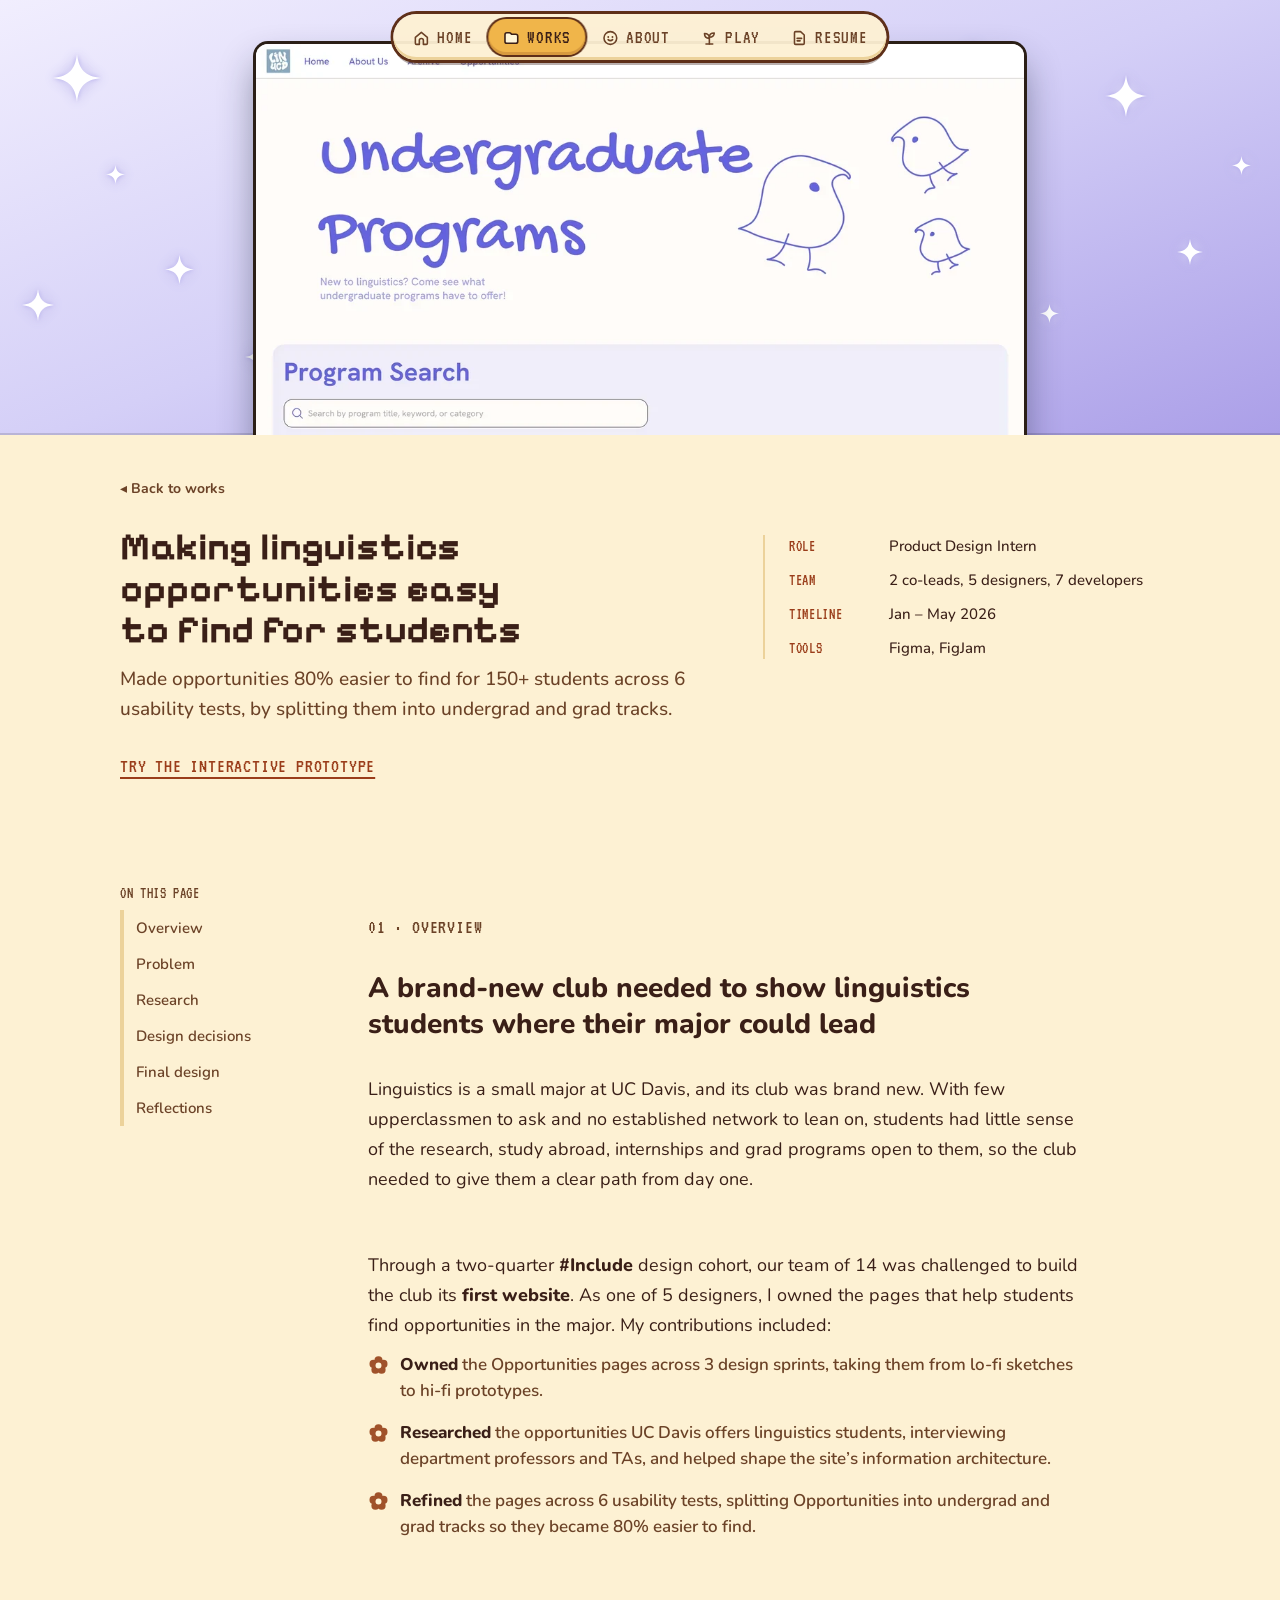
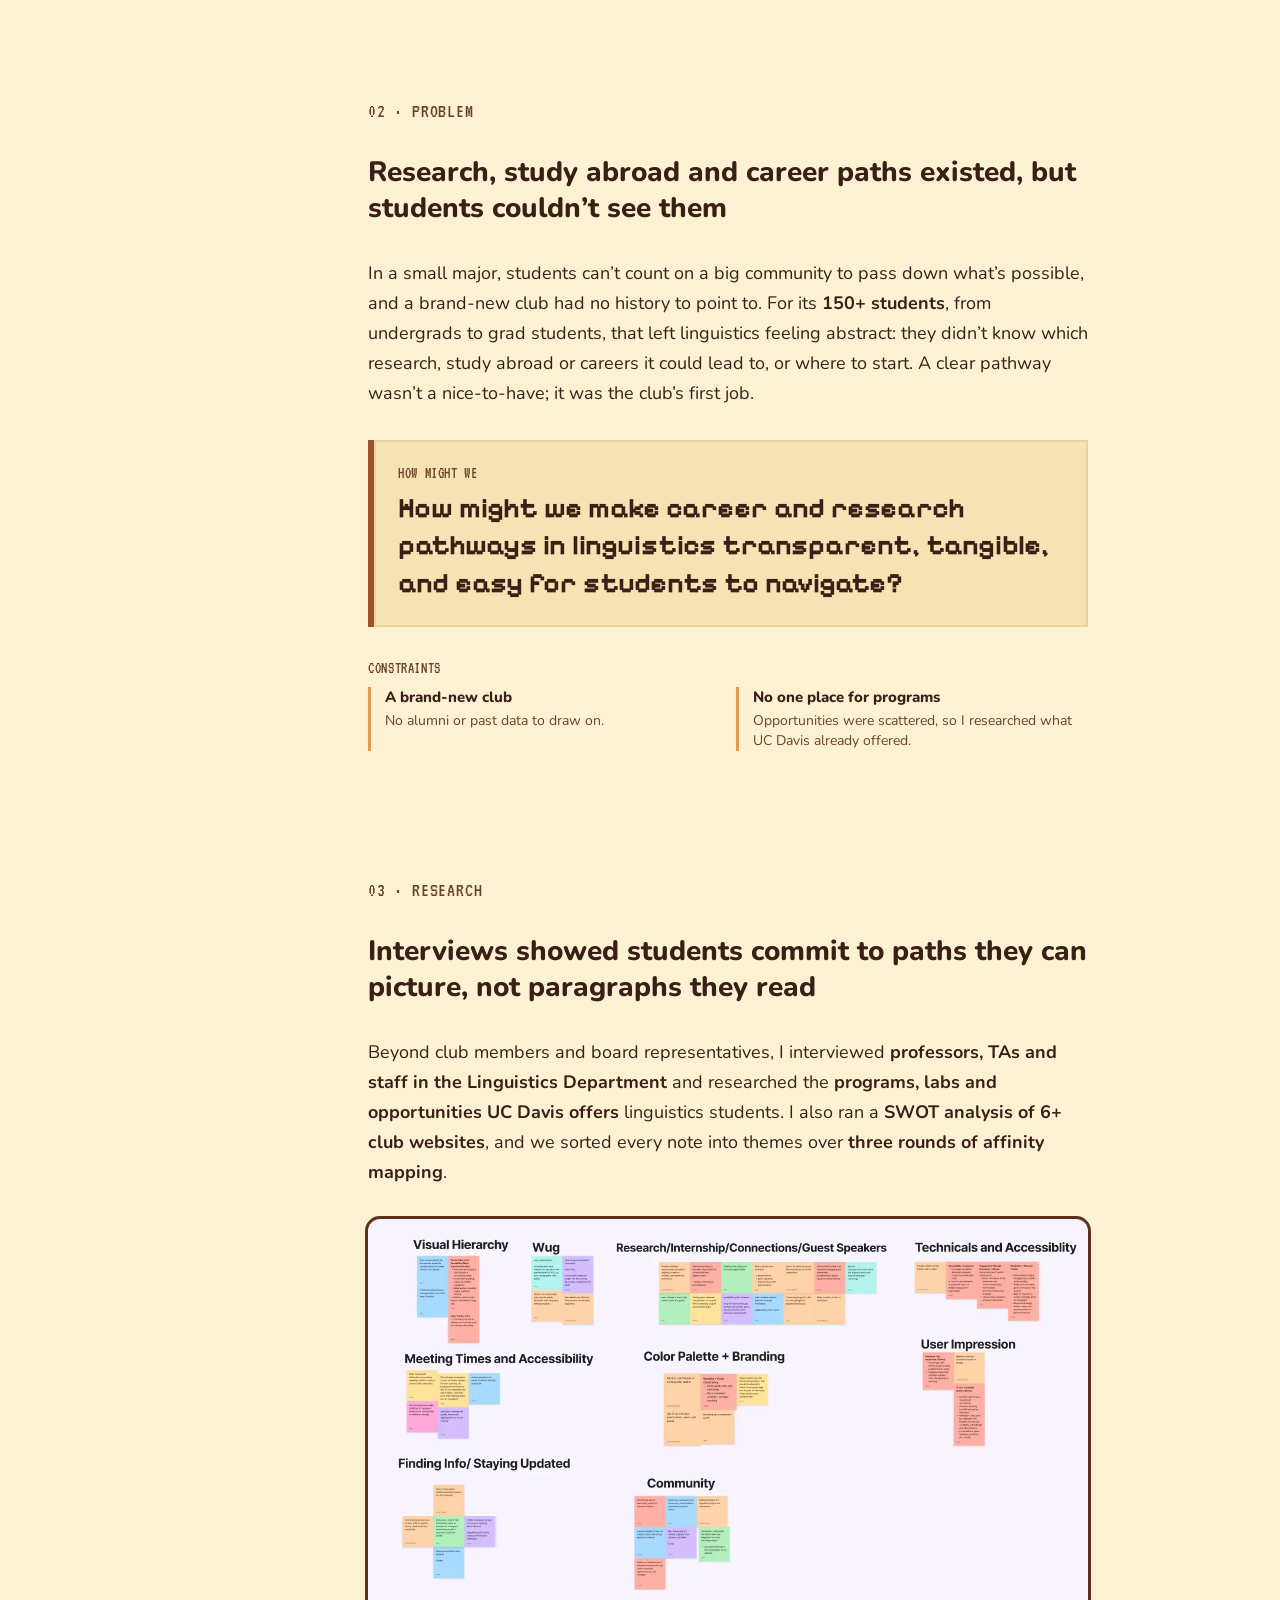
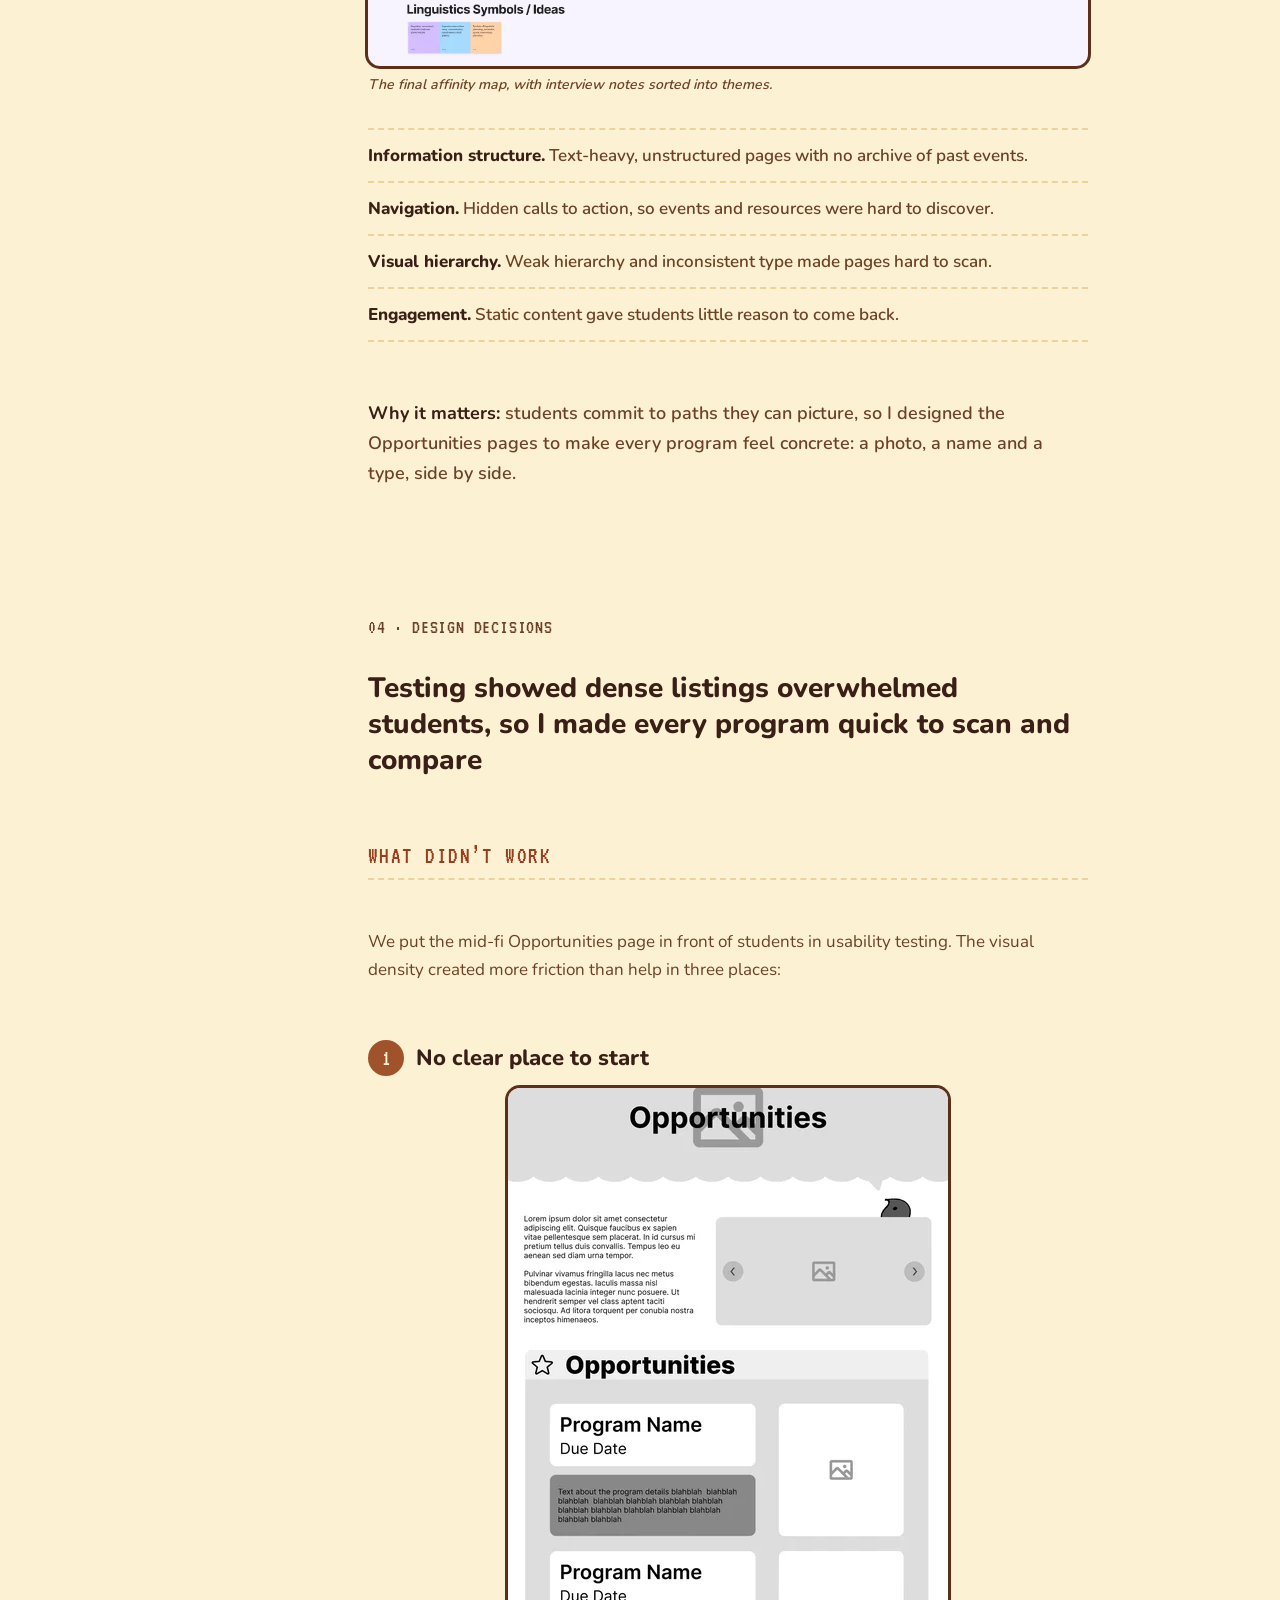
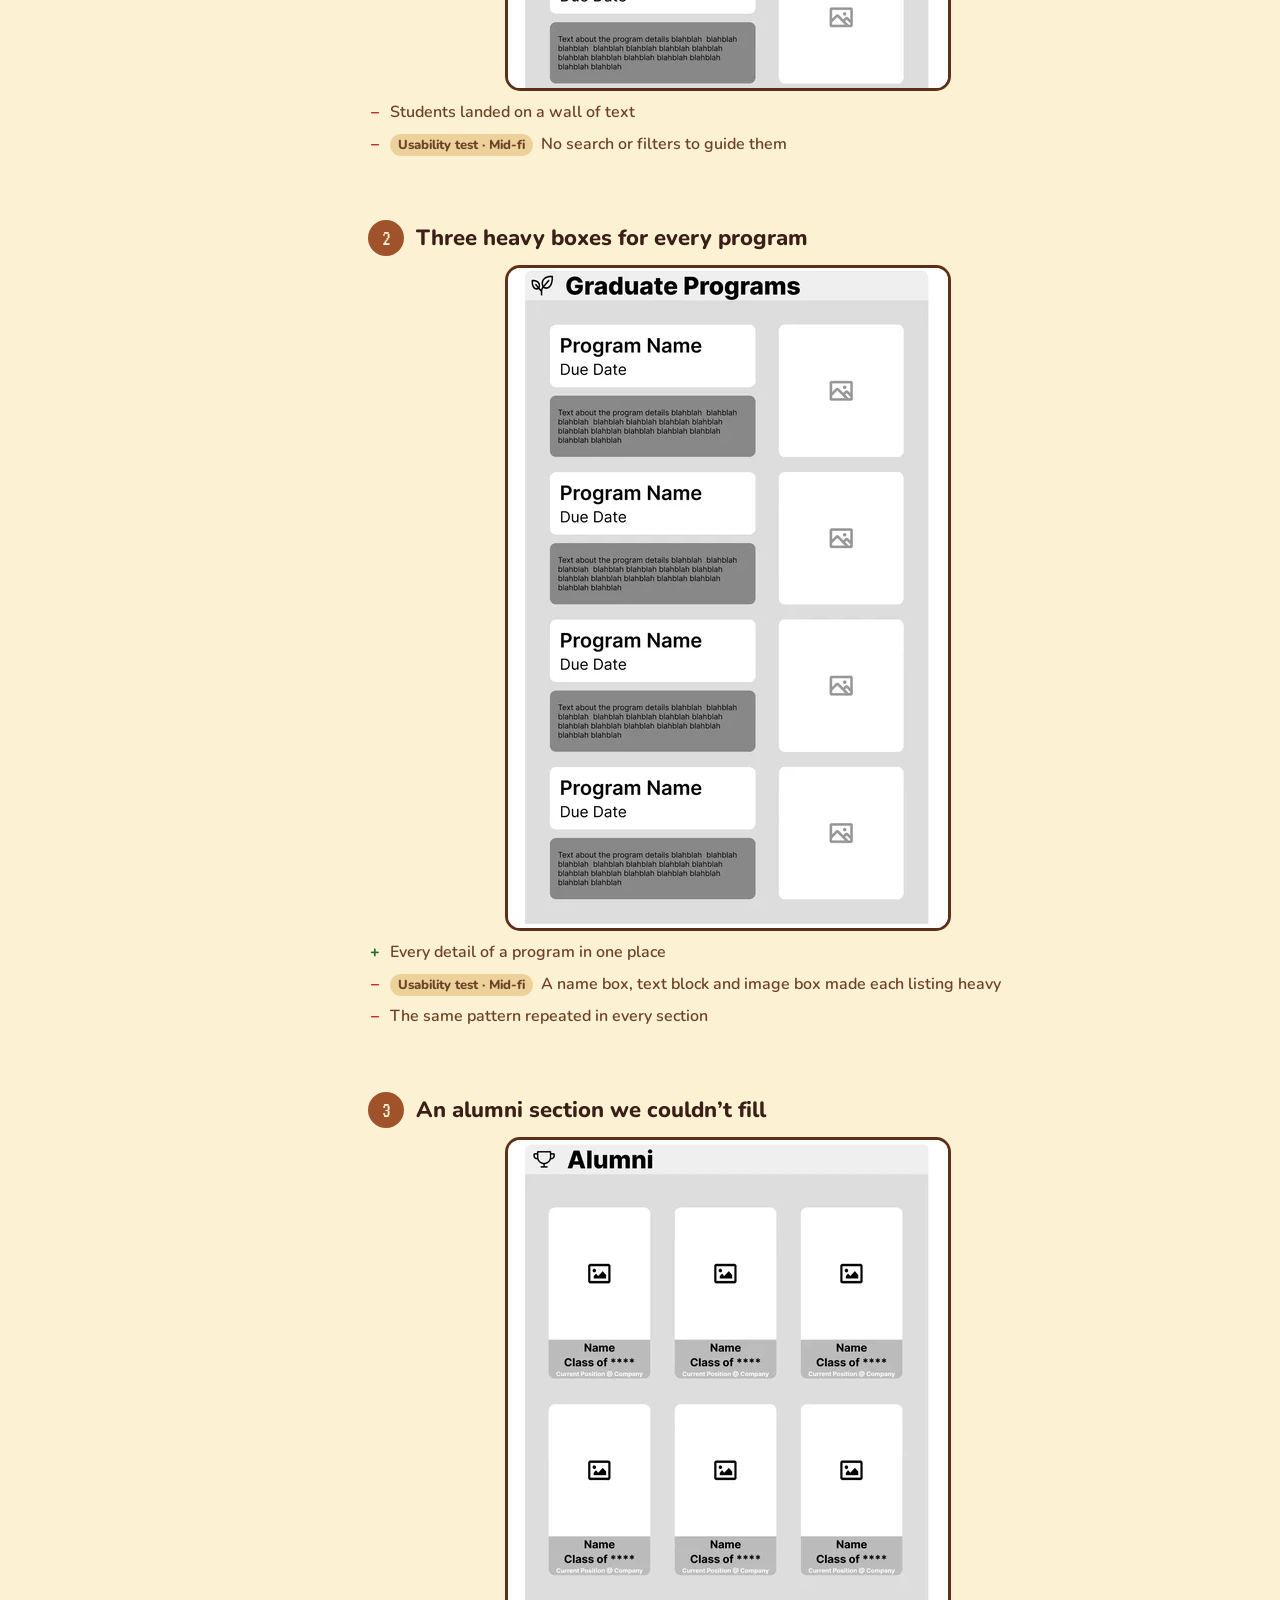
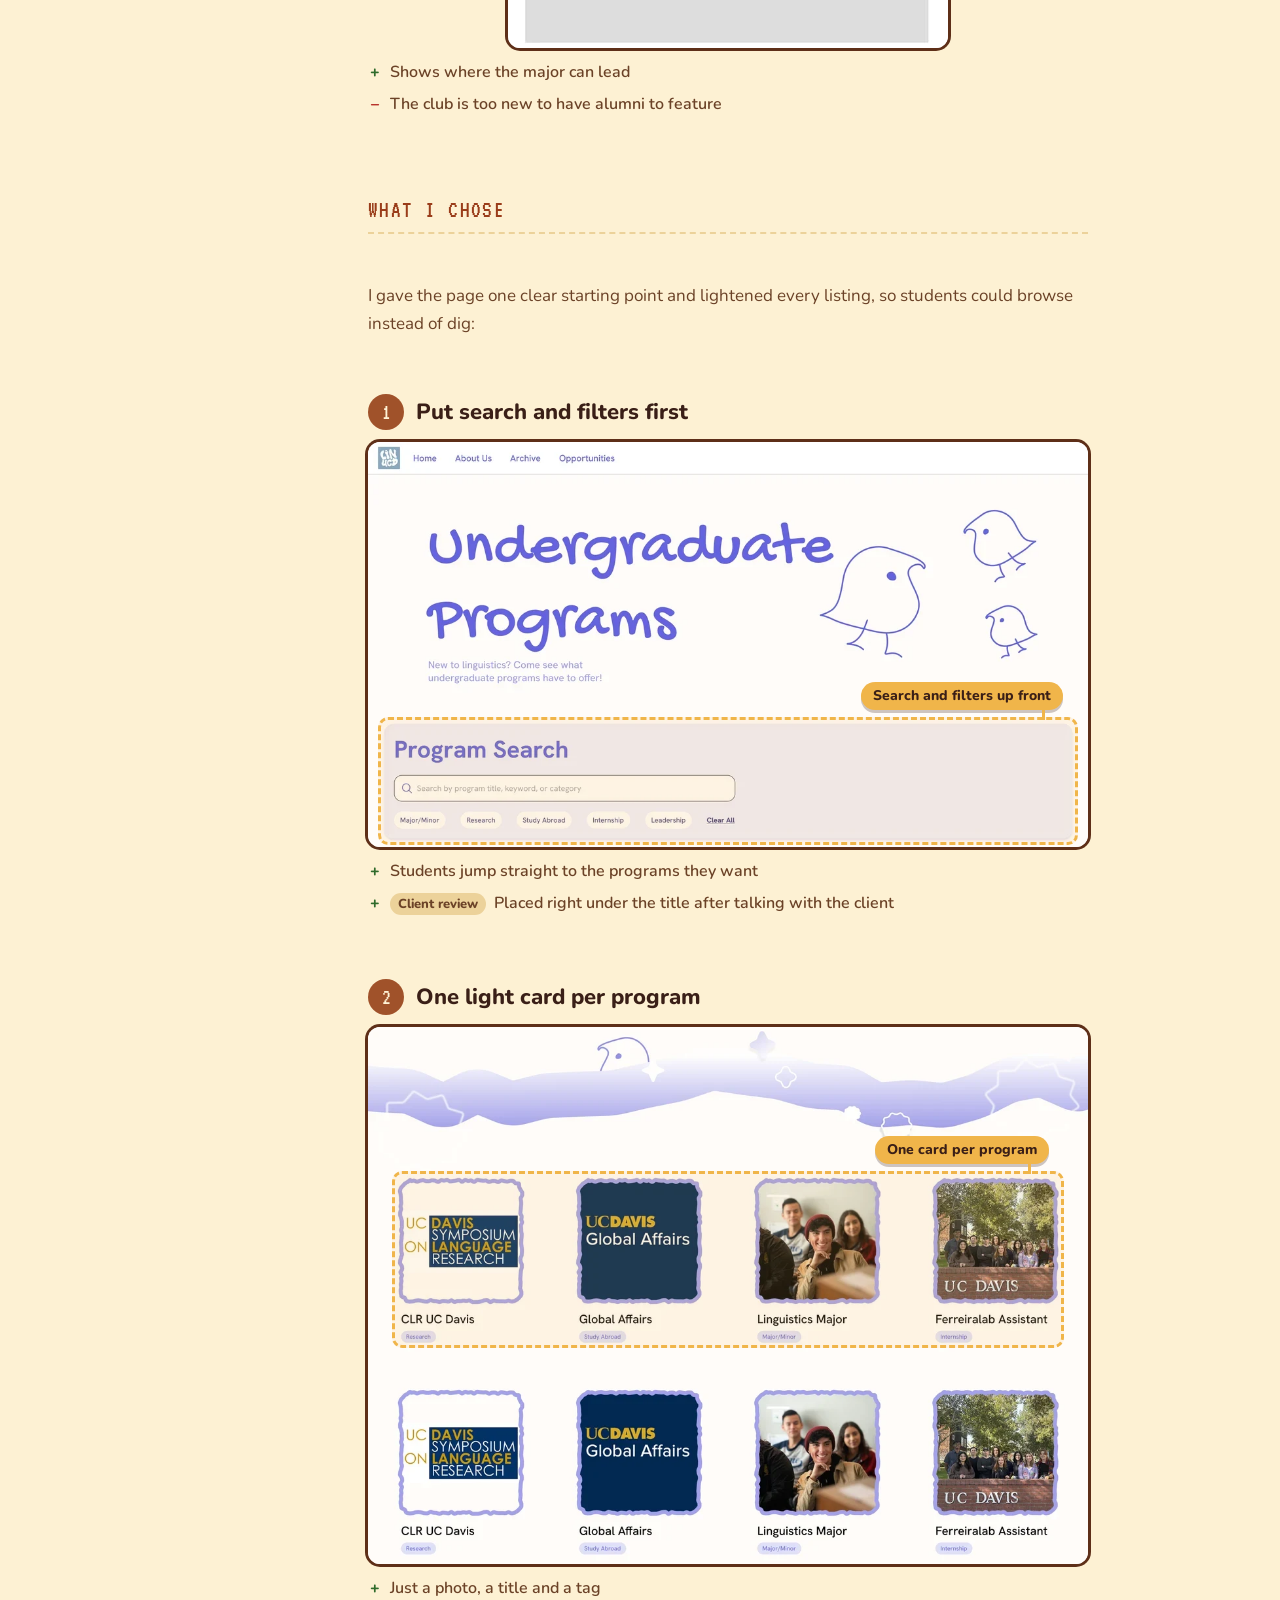
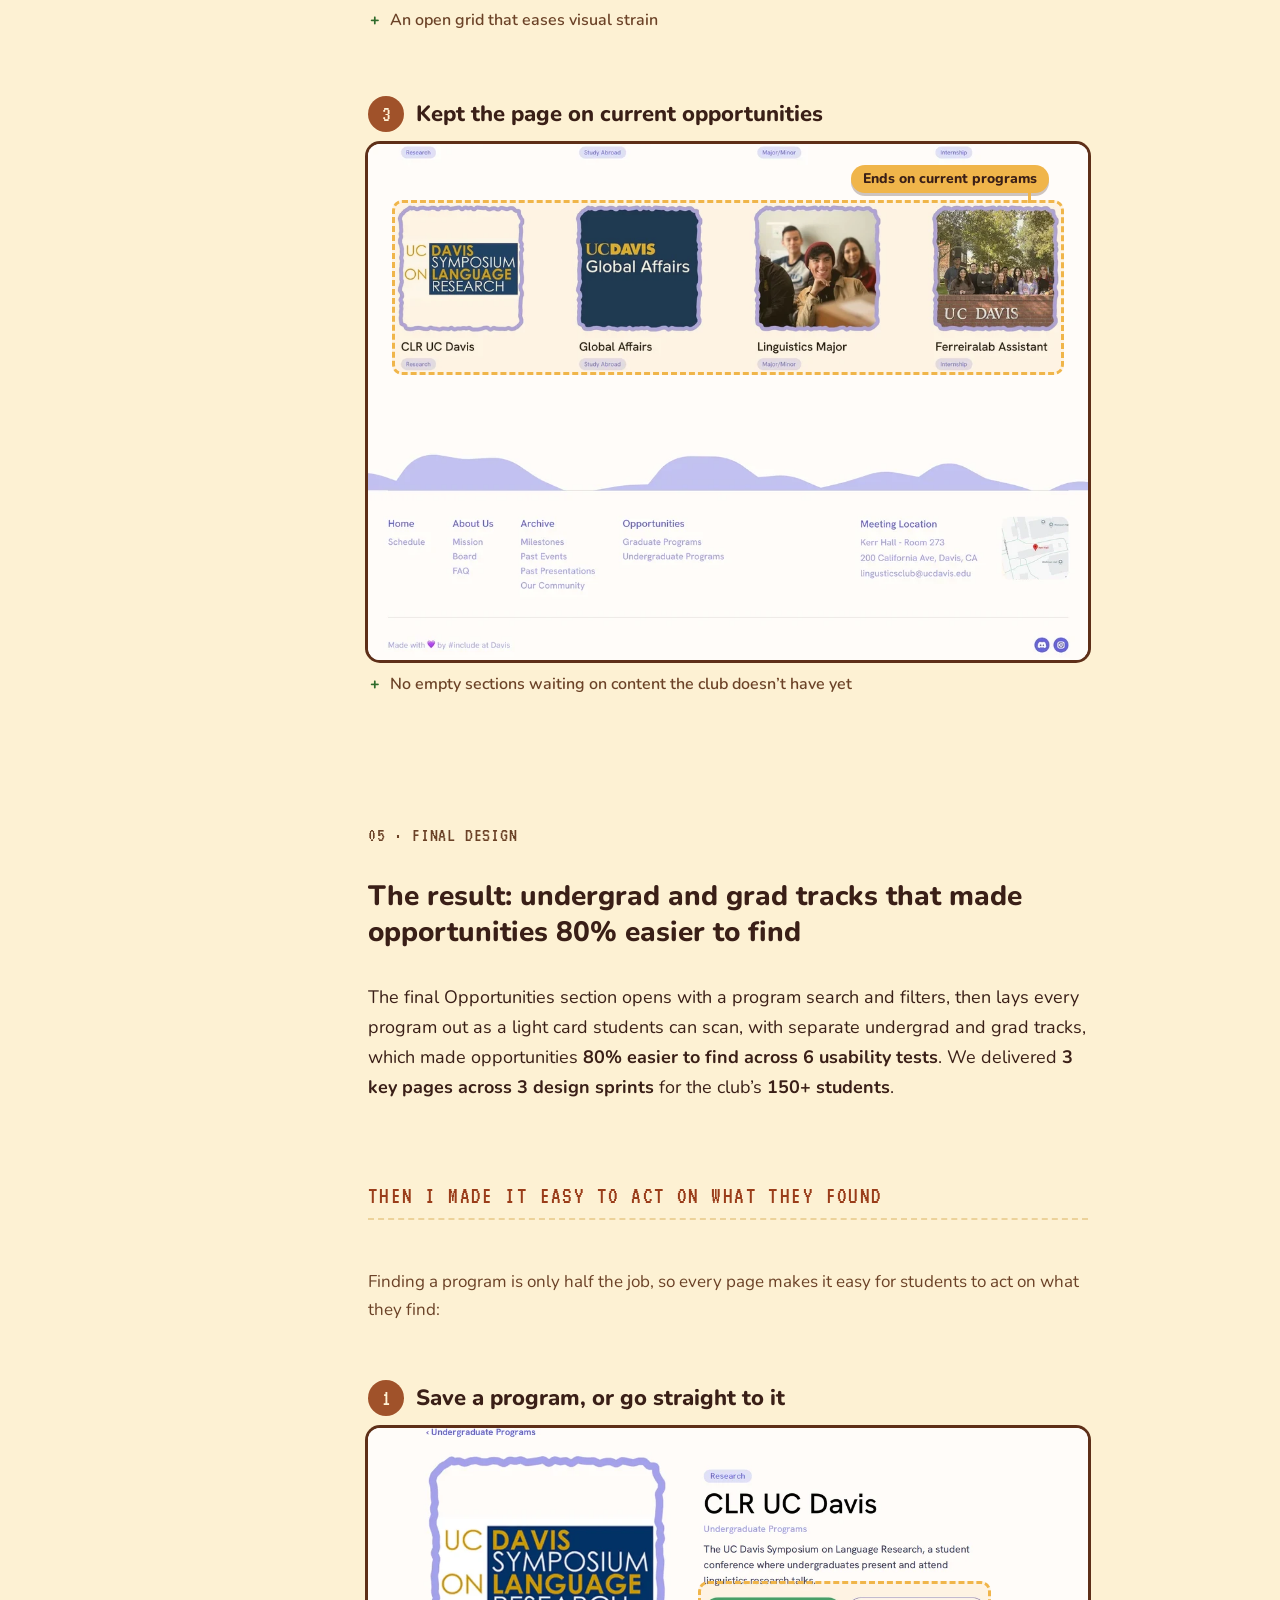
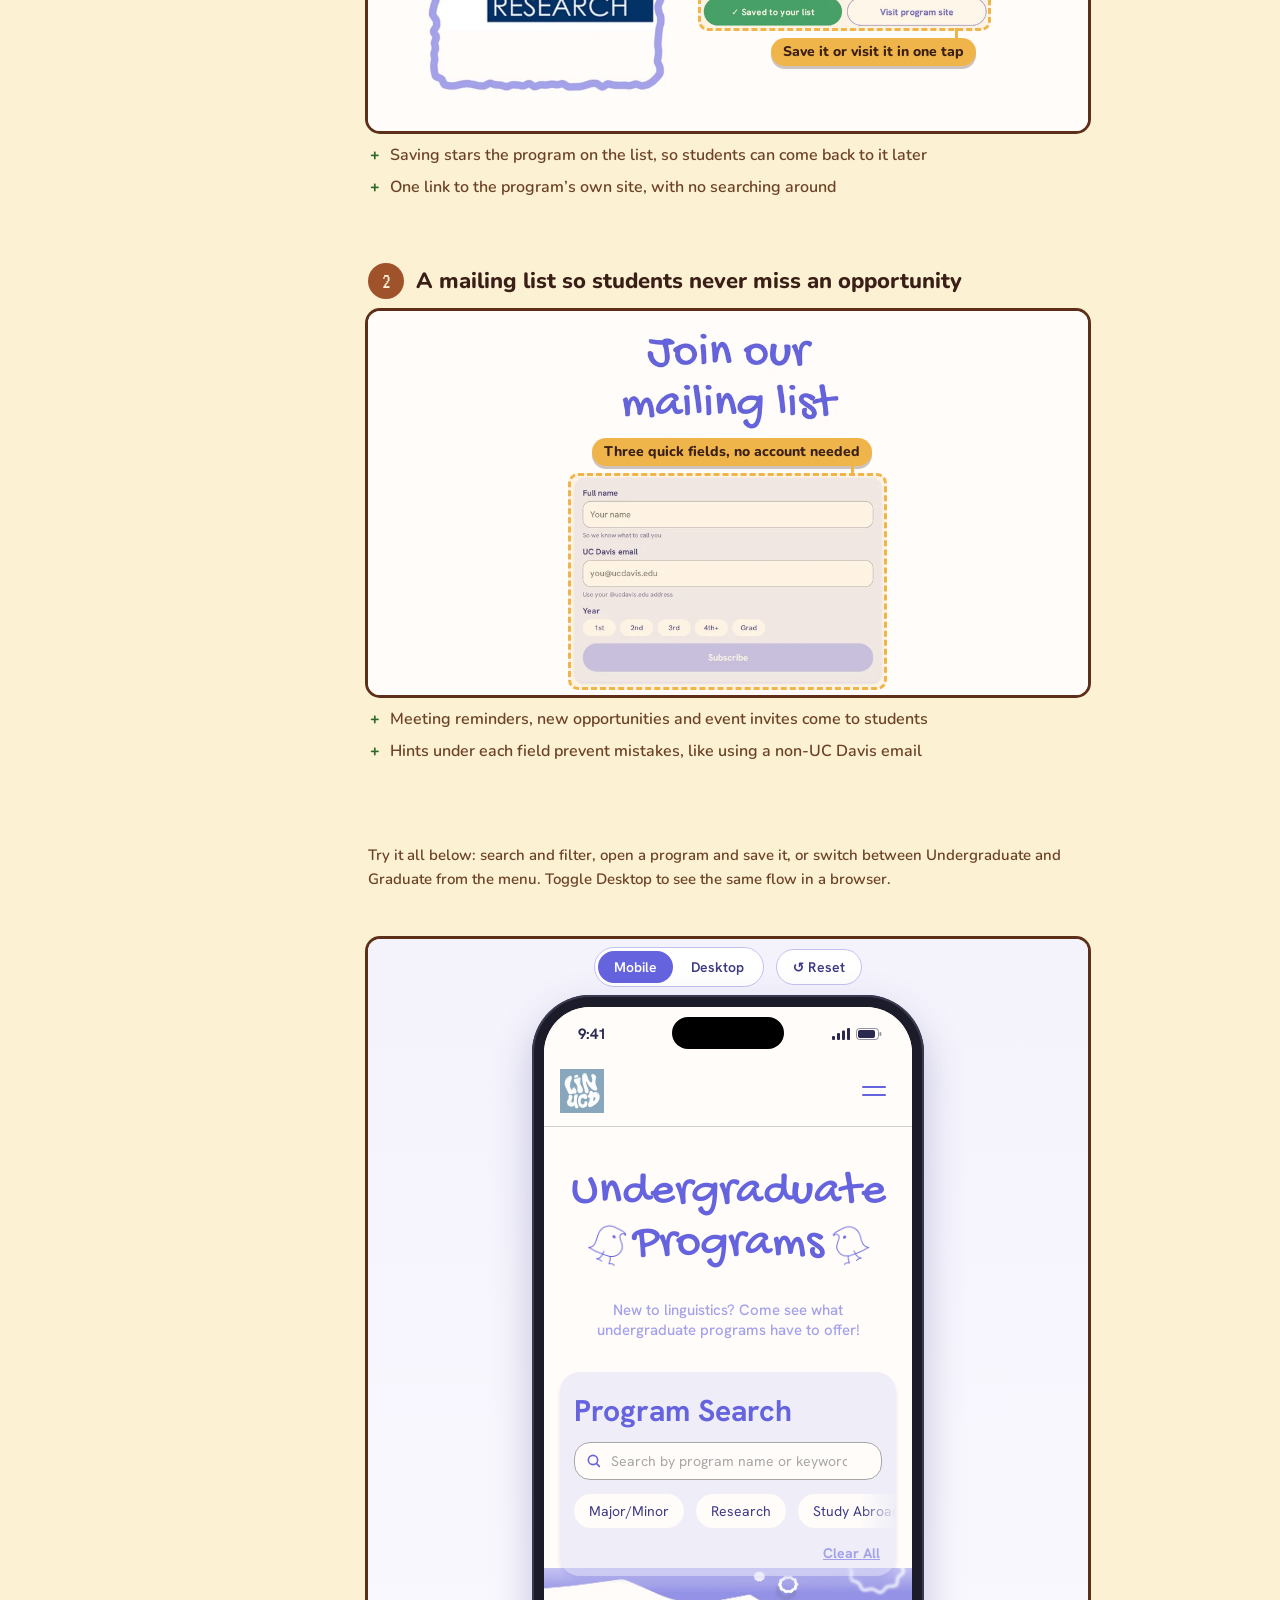
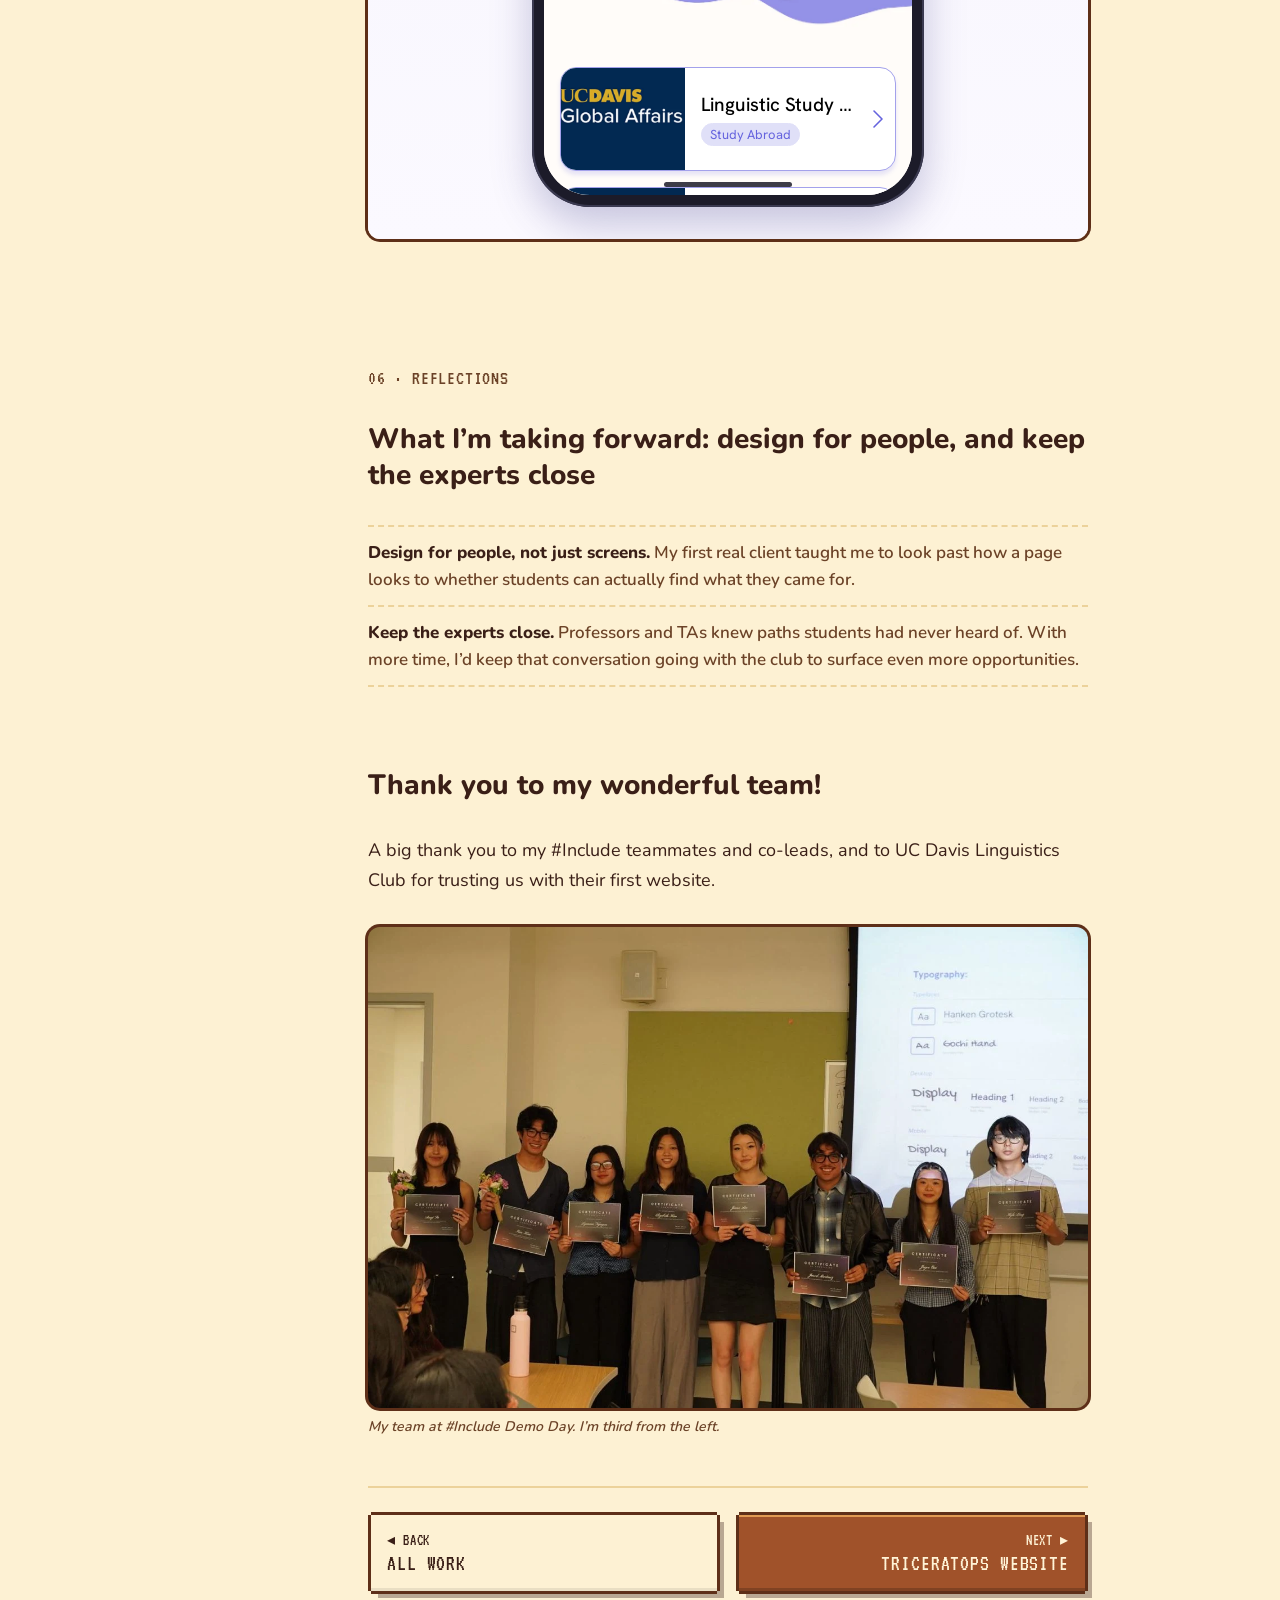
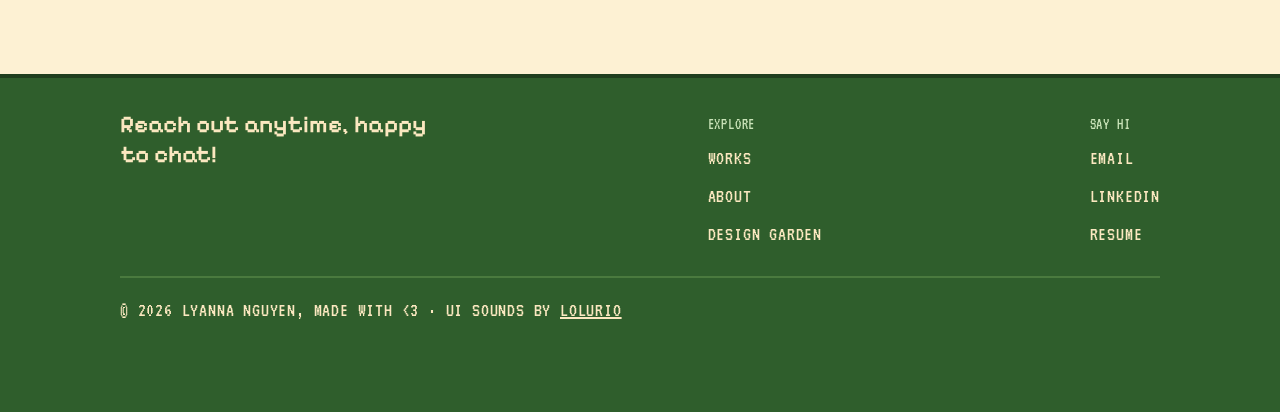
<file: linguistics-club.html>
<!doctype html>
<html lang="en">
<head>
<meta charset="utf-8">
<meta name="viewport" content="width=device-width, initial-scale=1">
<title>Linguistics Club Website | Lyanna Nguyen</title>
<meta name="description" content="Case study: how Lyanna Nguyen designed the Opportunities pages that give UC Davis linguistics students one place to find programs, research and study abroad.">
<link rel="icon" href="assets/images/chibi-head.png">
<link rel="preload" as="font" type="font/woff2" crossorigin href="assets/fonts/nunito-latin.woff2"><link rel="preload" as="font" type="font/woff2" crossorigin href="assets/fonts/pixelify-sans-latin.woff2"><link rel="preload" as="font" type="font/woff2" crossorigin href="assets/fonts/vt323-latin.woff2">
<link rel="stylesheet" href="css/pixel-pals.css">
<link rel="stylesheet" href="css/site.css">
<link rel="stylesheet" href="css/case-study.css">
<link rel="stylesheet" href="css/cs-components.css">
</head>
<body>
<div class="pp-root" style="background: var(--surface-raised); color: var(--ink); font-family: var(--font-body); font-size: 17px; line-height: 28px;">
  <!-- NAV -->
  <header class="sitenav">
    <nav class="nav-pill topnav" aria-label="Main">
      <span class="nav-hl" aria-hidden="true"></span><span class="nav-cur" aria-hidden="true"></span>
      <a href="index.html" class="navlinks" aria-label="Home"><svg viewBox="0 0 24 24" aria-hidden="true"><path d="M4 11.2 12 4.5l8 6.7V19a1.5 1.5 0 0 1-1.5 1.5h-3.8v-5.2a2.7 2.7 0 0 0-5.4 0v5.2H5.5A1.5 1.5 0 0 1 4 19z"/></svg><span>Home</span></a>
      <a href="index.html#work" class="navlinks" aria-label="Works" aria-current="page"><svg viewBox="0 0 24 24" aria-hidden="true"><path d="M3.5 7.5A2.5 2.5 0 0 1 6 5h3.4c.7 0 1.3.3 1.8.8l1.1 1.2H18a2.5 2.5 0 0 1 2.5 2.5v7A2.5 2.5 0 0 1 18 19H6a2.5 2.5 0 0 1-2.5-2.5z"/></svg><span>Works</span></a>
      <a href="about.html" class="navlinks" aria-label="About"><svg viewBox="0 0 24 24" aria-hidden="true"><circle cx="12" cy="12" r="8.5"/><circle class="k" cx="9.2" cy="10.6" r="1.25"/><circle class="k" cx="14.8" cy="10.6" r="1.25"/><path class="s" d="M9 14.2c1.6 1.7 4.4 1.7 6 0"/></svg><span>About</span></a>
      <a href="garden.html" class="navlinks" aria-label="Play"><svg viewBox="0 0 24 24" aria-hidden="true"><path class="s" d="M12 20v-7.5"/><path d="M12 12.5C12 8.6 9.3 6 5.5 6c0 3.9 2.7 6.5 6.5 6.5zM12 11c0-3.3 2.4-5.6 6.5-5.6 0 3.4-2.4 5.6-6.5 5.6z"/><path class="s" d="M7.5 20h9"/></svg><span>Play</span></a>
      <a href="assets/files/Lyanna_Nguyen_Resume.pdf" class="navlinks" aria-label="Resume" target="_blank" rel="noopener"><svg viewBox="0 0 24 24" aria-hidden="true"><path d="M7 3.5h6.6L18.5 8v11A1.5 1.5 0 0 1 17 20.5H7A1.5 1.5 0 0 1 5.5 19V5A1.5 1.5 0 0 1 7 3.5z"/><path class="s" d="M9 12.5h6M9 15.8h4"/></svg><span>Resume</span></a>
    </nav>
  </header>
  <main id="cstop" style="max-width: 1080px; margin: 0 auto; padding: var(--space-12) 20px var(--space-20); scroll-margin-top: 100px;">

    <a data-show="back-to-top" hidden href="#cstop" class="pp-btn secondary pop" aria-label="Back to top" style="position: fixed; right: 28px; bottom: 28px; z-index: 25; font-size: 18px; line-height: 18px; padding: var(--space-2) var(--space-3) var(--space-2);">▲ Back to top</a>

    <div class="cs-hero-stage lc">
      <div class="lc-sky" aria-hidden="true"><span class="lc-spark" style="left:6%;top:18%;--s:48px;--d:0.71s;--t:2.59s"><svg viewBox="0 0 24 24"><path d="M12 0C13 8 16 11 24 12C16 13 13 16 12 24C11 16 8 13 0 12C8 11 11 8 12 0Z"/></svg></span><span class="lc-spark" style="left:14%;top:62%;--s:29px;--d:1.19s;--t:2.68s"><svg viewBox="0 0 24 24"><path d="M12 0C13 8 16 11 24 12C16 13 13 16 12 24C11 16 8 13 0 12C8 11 11 8 12 0Z"/></svg></span><span class="lc-spark" style="left:9%;top:40%;--s:19px;--d:0.20s;--t:3.12s"><svg viewBox="0 0 24 24"><path d="M12 0C13 8 16 11 24 12C16 13 13 16 12 24C11 16 8 13 0 12C8 11 11 8 12 0Z"/></svg></span><span class="lc-spark" style="left:88%;top:22%;--s:42px;--d:2.75s;--t:3.84s"><svg viewBox="0 0 24 24"><path d="M12 0C13 8 16 11 24 12C16 13 13 16 12 24C11 16 8 13 0 12C8 11 11 8 12 0Z"/></svg></span><span class="lc-spark" style="left:93%;top:58%;--s:26px;--d:2.30s;--t:2.80s"><svg viewBox="0 0 24 24"><path d="M12 0C13 8 16 11 24 12C16 13 13 16 12 24C11 16 8 13 0 12C8 11 11 8 12 0Z"/></svg></span><span class="lc-spark" style="left:82%;top:72%;--s:19px;--d:1.61s;--t:2.90s"><svg viewBox="0 0 24 24"><path d="M12 0C13 8 16 11 24 12C16 13 13 16 12 24C11 16 8 13 0 12C8 11 11 8 12 0Z"/></svg></span><span class="lc-spark" style="left:20%;top:82%;--s:22px;--d:0.52s;--t:2.59s"><svg viewBox="0 0 24 24"><path d="M12 0C13 8 16 11 24 12C16 13 13 16 12 24C11 16 8 13 0 12C8 11 11 8 12 0Z"/></svg></span><span class="lc-spark" style="left:76%;top:12%;--s:22px;--d:0.64s;--t:4.07s"><svg viewBox="0 0 24 24"><path d="M12 0C13 8 16 11 24 12C16 13 13 16 12 24C11 16 8 13 0 12C8 11 11 8 12 0Z"/></svg></span><span class="lc-spark" style="left:3%;top:70%;--s:32px;--d:2.49s;--t:3.85s"><svg viewBox="0 0 24 24"><path d="M12 0C13 8 16 11 24 12C16 13 13 16 12 24C11 16 8 13 0 12C8 11 11 8 12 0Z"/></svg></span><span class="lc-spark" style="left:97%;top:38%;--s:19px;--d:2.40s;--t:2.75s"><svg viewBox="0 0 24 24"><path d="M12 0C13 8 16 11 24 12C16 13 13 16 12 24C11 16 8 13 0 12C8 11 11 8 12 0Z"/></svg></span></div>
      <div class="cs-hero-screen">
        <img src="assets/images/lc-final-search.webp" alt="The final Undergraduate Programs page with program search and filters" width="1100" height="620">
      </div>
      <figure class="lc-mini lc-detail" aria-hidden="true"><img src="assets/images/lc-final-save-visit.webp" srcset="assets/images/lc-final-save-visit-600.webp 600w, assets/images/lc-final-save-visit.webp 1200w" sizes="(max-width: 760px) 40vw, 300px" alt="" width="1200" height="506"></figure>
      <figure class="lc-mini lc-mail" aria-hidden="true"><img src="assets/images/lc-final-mailing-list.webp" alt="" width="1200" height="640"></figure>
      <span class="lc-toast" aria-hidden="true">&#9733; Saved to your list</span>
      <img class="lc-wug" aria-hidden="true" alt="" src="assets/images/wug.webp" width="300" height="235" width="618" height="485">
    </div>

    <a href="index.html#work" style="font-weight: 700; font-size: 14px; text-decoration: none; color: var(--ink-muted);">◂ Back to works</a>

    <!-- 0 · HERO -->
    <header class="cs-head">
      <div class="cs-head-main">
        <h1>Making linguistics opportunities easy to find for students</h1>
        <p class="cs-sum">Made opportunities 80% easier to find for 150+ students across 6 usability tests, by splitting them into undergrad and grad tracks.</p>
        <a class="cs-live" href="#solution">Try the interactive prototype</a>
      </div>
      <dl class="cs-meta">
        <div><dt>Role</dt><dd>Product Design Intern</dd></div>
        <div><dt>Team</dt><dd>2 co-leads, 5 designers, 7 developers</dd></div>
        <div><dt>Timeline</dt><dd>Jan – May 2026</dd></div>
        <div><dt>Tools</dt><dd>Figma, FigJam</dd></div>
      </dl>
    </header>

    <div style="display: grid; grid-template-columns: 200px minmax(0, 1fr); gap: var(--space-12); align-items: start;" class="csgrid">
      <nav aria-label="On this page" class="cstoc" style="position: sticky; top: 100px; display: flex; flex-direction: column; padding-top: var(--space-12);">
        <span class="cs-label sm" style="margin-bottom: var(--space-2);">On this page</span>
        <div style="position: relative; display: flex; flex-direction: column;">
          <span aria-hidden="true" style="position: absolute; left: 0; top: 0; bottom: 0; width: 4px; background: var(--surface-sunken);"></span>
          <span class="toc-mark" aria-hidden="true" style="position: absolute; left: 0; top: 0px; width: 4px; height: 36px; background: var(--wood-dark); transition: top .5s cubic-bezier(.34, 1.56, .64, 1);"></span>
          <a href="#overview" aria-current="false" style="position: relative; display: block; height: 36px; box-sizing: border-box; padding: var(--space-2) 0 var(--space-2) var(--space-4); text-decoration: none; white-space: nowrap; color: var(--ink-muted); font-weight: 600; font-size: 15px; line-height: 20px; transition: color .3s ease, font-weight .3s ease;">Overview</a>
          <a href="#problem" aria-current="false" style="position: relative; display: block; height: 36px; box-sizing: border-box; padding: var(--space-2) 0 var(--space-2) var(--space-4); text-decoration: none; white-space: nowrap; color: var(--ink); font-weight: 800; font-size: 15px; line-height: 20px; transition: color .3s ease, font-weight .3s ease;">Problem</a>
          <a href="#research" aria-current="false" style="position: relative; display: block; height: 36px; box-sizing: border-box; padding: var(--space-2) 0 var(--space-2) var(--space-4); text-decoration: none; white-space: nowrap; color: var(--ink); font-weight: 800; font-size: 15px; line-height: 20px; transition: color .3s ease, font-weight .3s ease;">Research</a>
          <a href="#decisions" aria-current="false" style="position: relative; display: block; height: 36px; box-sizing: border-box; padding: var(--space-2) 0 var(--space-2) var(--space-4); text-decoration: none; white-space: nowrap; color: var(--ink); font-weight: 800; font-size: 15px; line-height: 20px; transition: color .3s ease, font-weight .3s ease;">Design decisions</a>
          <a href="#solution" aria-current="false" style="position: relative; display: block; height: 36px; box-sizing: border-box; padding: var(--space-2) 0 var(--space-2) var(--space-4); text-decoration: none; white-space: nowrap; color: var(--ink); font-weight: 800; font-size: 15px; line-height: 20px; transition: color .3s ease, font-weight .3s ease;">Final design</a>
          <a href="#reflect" aria-current="false" style="position: relative; display: block; height: 36px; box-sizing: border-box; padding: var(--space-2) 0 var(--space-2) var(--space-4); text-decoration: none; white-space: nowrap; color: var(--ink); font-weight: 800; font-size: 15px; line-height: 20px; transition: color .3s ease, font-weight .3s ease;">Reflections</a>
        </div>
      </nav>

      <article style="max-width: 720px; min-width: 0; font-size: 18px; line-height: 30px;">

        <!-- 1 · OVERVIEW -->
        <section id="overview" class="cs-sec">
          <span class="cs-label">01 · Overview</span>
          <h2>A brand-new club needed to show linguistics students where their major could lead</h2>
          <p>Linguistics is a small major at UC Davis, and its club was brand new. With few upperclassmen to ask and no established network to lean on, students had little sense of the research, study abroad, internships and grad programs open to them, so the club needed to give them a clear path from day one.</p>
          <div class="cs-impact-list">
            <p>Through a two-quarter <b>#Include</b> design cohort, our team of 14 was challenged to build the club its <b>first website</b>. As one of 5 designers, I owned the pages that help students find opportunities in the major. My contributions included:</p>
            <ul>
              <li><b>Owned</b> the Opportunities pages across 3 design sprints, taking them from lo-fi sketches to hi-fi prototypes.</li>
              <li><b>Researched</b> the opportunities UC Davis offers linguistics students, interviewing department professors and TAs, and helped shape the site&#8217;s information architecture.</li>
              <li><b>Refined</b> the pages across 6 usability tests, splitting Opportunities into undergrad and grad tracks so they became 80% easier to find.</li>
            </ul>
          </div>
        </section>

        <!-- 2 · PROBLEM -->
        <section id="problem" class="cs-sec">
          <span class="cs-label">02 · Problem</span>
          <h2>Research, study abroad and career paths existed, but students couldn&#8217;t see them</h2>
          <p>In a small major, students can&#8217;t count on a big community to pass down what&#8217;s possible, and a brand-new club had no history to point to. For its <b>150+ students</b>, from undergrads to grad students, that left linguistics feeling abstract: they didn&#8217;t know which research, study abroad or careers it could lead to, or where to start. A clear pathway wasn&#8217;t a nice-to-have; it was the club&#8217;s first job.</p>
          <div class="cs-hmw">
            <span class="cs-label sm">How might we</span>
            <p>How might we make career and research pathways in linguistics transparent, tangible, and easy for students to navigate?</p>
          </div>
          <div class="cs-cons two"><span class="cs-label sm">Constraints</span><ul><li><b>A brand-new club</b><span>No alumni or past data to draw on.</span></li><li><b>No one place for programs</b><span>Opportunities were scattered, so I researched what UC Davis already offered.</span></li></ul></div>
        </section>

        <!-- 3 · RESEARCH -->
        <section id="research" class="cs-sec">
          <span class="cs-label">03 · Research</span>
          <h2>Interviews showed students commit to paths they can picture, not paragraphs they read</h2>
          <p>Beyond club members and board representatives, I interviewed <b>professors, TAs and staff in the Linguistics Department</b> and researched the <b>programs, labs and opportunities UC Davis offers</b> linguistics students. I also ran a <b>SWOT analysis of 6+ club websites</b>, and we sorted every note into themes over <b>three rounds of affinity mapping</b>.</p>
          <figure class="cs-fig">
            <img src="assets/images/final-affinity-map-with-sticky-notes.webp" alt="Final affinity map: interview notes sorted into themes like meeting times, finding info, visual hierarchy and community" loading="lazy" width="1219" height="756">
            <figcaption>The final affinity map, with interview notes sorted into themes.</figcaption>
          </figure>
          <ul class="cs-plain">
            <li><b>Information structure.</b> Text-heavy, unstructured pages with no archive of past events.</li>
            <li><b>Navigation.</b> Hidden calls to action, so events and resources were hard to discover.</li>
            <li><b>Visual hierarchy.</b> Weak hierarchy and inconsistent type made pages hard to scan.</li>
            <li><b>Engagement.</b> Static content gave students little reason to come back.</li>
          </ul>
          <p class="cs-takeaway"><b>Why it matters:</b> students commit to paths they can picture, so I designed the Opportunities pages to make every program feel concrete: a photo, a name and a type, side by side.</p>
        </section>

        <!-- 4 · DESIGN DECISIONS -->
        <section id="decisions" class="cs-sec">
          <span class="cs-label">04 · Design decisions</span>
          <h2>Testing showed dense listings overwhelmed students, so I made every program quick to scan and compare</h2>
          <h3 class="cs-subhead">What didn&#8217;t work</h3>
          <p class="cs-subintro">We put the mid-fi Opportunities page in front of students in usability testing. The visual density created more friction than help in three places:</p>
          <div class="cs-opt">
            <h4><span class="cs-num">1</span>No clear place to start</h4>
            <div class="cs-opt-media"><div class="cs-vs-img narrow" style="aspect-ratio: 440 / 600;"><img src="assets/images/lc-midfi-start.webp" alt="Mid-fi Opportunities page opening with a paragraph of text and an image carousel, with no search" loading="lazy" width="440" height="600"></div></div>
            <ul class="cs-pc">
                <li class="con">Students landed on a wall of text</li>
                <li class="con"><span class="cs-fb-who">Usability test · Mid-fi</span>No search or filters to guide them</li>
              </ul>
          </div>
          <div class="cs-opt">
            <h4><span class="cs-num">2</span>Three heavy boxes for every program</h4>
            <div class="cs-opt-media"><div class="cs-vs-img narrow" style="aspect-ratio: 440 / 660;"><img src="assets/images/lc-midfi-boxes.webp" alt="Mid-fi program listings, each with a name box, a gray text block and an image box" loading="lazy" width="440" height="660"></div></div>
            <ul class="cs-pc">
                <li class="pro">Every detail of a program in one place</li>
                <li class="con"><span class="cs-fb-who">Usability test · Mid-fi</span>A name box, text block and image box made each listing heavy</li>
                <li class="con">The same pattern repeated in every section</li>
              </ul>
          </div>
          <div class="cs-opt">
            <h4><span class="cs-num">3</span>An alumni section we couldn&#8217;t fill</h4>
            <div class="cs-opt-media"><div class="cs-vs-img narrow" style="aspect-ratio: 440 / 508;"><img src="assets/images/lc-midfi-alumni.webp" alt="Mid-fi alumni section: a grid of placeholder alumni cards" loading="lazy" width="440" height="508"></div></div>
            <ul class="cs-pc">
                <li class="pro">Shows where the major can lead</li>
                <li class="con">The club is too new to have alumni to feature</li>
              </ul>
          </div>
          <h3 class="cs-subhead">What I chose</h3>
          <p class="cs-subintro">I gave the page one clear starting point and lightened every listing, so students could browse instead of dig:</p>
          <div class="cs-opt">
            <h4><span class="cs-num">1</span>Put search and filters first</h4>
            <div class="cs-opt-media"><div class="cs-vs-img" style="aspect-ratio: 1100 / 620;"><img src="assets/images/lc-final-search.webp" alt="Final Undergraduate Programs page with a program search and filter chips right under the title" loading="lazy" width="1100" height="620"><span class="cs-hl" style="left:1.4%;top:67.9%;width:97.2%;height:31.5%"><span class="cs-hl-k">Search and filters up front</span></span></div></div>
            <ul class="cs-pc">
                <li class="pro">Students jump straight to the programs they want</li>
                <li class="pro"><span class="cs-fb-who">Client review</span>Placed right under the title after talking with the client</li>
              </ul>
          </div>
          <div class="cs-opt">
            <h4><span class="cs-num">2</span>One light card per program</h4>
            <div class="cs-opt-media"><div class="cs-vs-img" style="aspect-ratio: 1100 / 820;"><img src="assets/images/lc-final-cards.webp" alt="Final program cards: a photo, a title and a tag for each program in an open grid" loading="lazy" width="1100" height="820"><span class="cs-hl" style="left:3.4%;top:26.8%;width:93.2%;height:33%"><span class="cs-hl-k">One card per program</span></span></div></div>
            <ul class="cs-pc">
                <li class="pro">Just a photo, a title and a tag</li>
                <li class="pro">An open grid that eases visual strain</li>
              </ul>
          </div>
          <div class="cs-opt">
            <h4><span class="cs-num">3</span>Kept the page on current opportunities</h4>
            <div class="cs-opt-media"><div class="cs-vs-img" style="aspect-ratio: 1100 / 788;"><img src="assets/images/lc-final-end.webp" alt="The end of the final Undergraduate Programs page: program cards, then straight into the footer" loading="lazy" width="1100" height="788"><span class="cs-hl" style="left:3.4%;top:10.8%;width:93.2%;height:34%"><span class="cs-hl-k">Ends on current programs</span></span></div></div>
            <ul class="cs-pc">
                <li class="pro">No empty sections waiting on content the club doesn&#8217;t have yet</li>
              </ul>
          </div>
        </section>

        <!-- 5 · FINAL DESIGN -->
        <section id="solution" class="cs-sec">
          <span class="cs-label">05 · Final design</span>
          <h2>The result: undergrad and grad tracks that made opportunities 80% easier to find</h2>
          <p>The final Opportunities section opens with a program search and filters, then lays every program out as a light card students can scan, with separate undergrad and grad tracks, which made opportunities <b>80% easier to find across 6 usability tests</b>. We delivered <b>3 key pages across 3 design sprints</b> for the club&#8217;s <b>150+ students</b>.</p>
          <h3 class="cs-subhead">Then I made it easy to act on what they found</h3>
          <p class="cs-subintro">Finding a program is only half the job, so every page makes it easy for students to act on what they find:</p>
          <div class="cs-opt">
            <h4><span class="cs-num">1</span>Save a program, or go straight to it</h4>
            <div class="cs-opt-media"><div class="cs-vs-img" style="aspect-ratio: 1200 / 506;"><img src="assets/images/lc-final-save-visit.webp" alt="A program page for CLR UC Davis with a green Saved to your list button beside Visit program site" loading="lazy" width="1200" height="506"><span class="cs-hl below" style="left:45.9%;top:50.4%;width:40.6%;height:16.4%"><span class="cs-hl-k">Save it or visit it in one tap</span></span></div></div>
            <ul class="cs-pc">
                <li class="pro">Saving stars the program on the list, so students can come back to it later</li>
                <li class="pro">One link to the program&#8217;s own site, with no searching around</li>
              </ul>
          </div>
          <div class="cs-opt">
            <h4><span class="cs-num">2</span>A mailing list so students never miss an opportunity</h4>
            <div class="cs-opt-media"><div class="cs-vs-img" style="aspect-ratio: 1200 / 640;"><img src="assets/images/lc-final-mailing-list.webp" alt="Join our mailing list page with a short form: full name, UC Davis email and year" loading="lazy" width="1200" height="640"><span class="cs-hl" style="left:27.8%;top:42%;width:44.3%;height:56.6%"><span class="cs-hl-k">Three quick fields, no account needed</span></span></div></div>
            <ul class="cs-pc">
                <li class="pro">Meeting reminders, new opportunities and event invites come to students</li>
                <li class="pro">Hints under each field prevent mistakes, like using a non-UC Davis email</li>
              </ul>
          </div>
          <p class="cs-small cs-gap-top">Try it all below: search and filter, open a program and save it, or switch between Undergraduate and Graduate from the menu. Toggle Desktop to see the same flow in a browser.</p>
          <iframe class="cs-proto" title="Interactive prototype of the Linguistics Club Opportunities pages" loading="lazy" src="prototypes/linguistics-club.html"></iframe>
        </section>

        <!-- 6 · REFLECTIONS & THANKS -->
        <section id="reflect" class="cs-sec">
          <span class="cs-label">06 · Reflections</span>
          <h2>What I&#8217;m taking forward: design for people, and keep the experts close</h2>
          <ul class="cs-plain">
            <li><b>Design for people, not just screens.</b> My first real client taught me to look past how a page looks to whether students can actually find what they came for.</li>
            <li><b>Keep the experts close.</b> Professors and TAs knew paths students had never heard of. With more time, I&#8217;d keep that conversation going with the club to surface even more opportunities.</li>
          </ul>
          <h2 class="cs-gap-top">Thank you to my wonderful team!</h2>
          <p>A big thank you to my #Include teammates and co-leads, and to UC Davis Linguistics Club for trusting us with their first website.</p>
          <figure class="cs-fig">
            <img src="assets/images/the-include-design-team-holding-certificates.webp" alt="The #Include design team holding certificates at Demo Day" loading="lazy" width="1280" height="855">
            <figcaption>My team at #Include Demo Day. I&#8217;m third from the left.</figcaption>
          </figure>
        </section>

        <div style="margin-top: var(--space-12); padding-top: var(--space-6); border-top: 2px solid var(--surface-sunken); display: flex; flex-wrap: nowrap; justify-content: space-between; align-items: center; gap: var(--space-4);">
          <a href="index.html#work" class="pp-btn secondary" style="box-sizing: border-box; width: calc(50% - 14px); min-height: 76px; flex-direction: column; justify-content: center; gap: var(--space-1); padding: var(--space-3) var(--space-4) var(--space-3); white-space: normal; line-height: 22px; align-items: flex-start; text-align: left;"><span style="font-size: 16px; line-height: 16px;">◂ Back</span><span>All work</span></a>
          <a href="triceratops.html" class="pp-btn" style="box-sizing: border-box; width: calc(50% - 14px); min-height: 76px; flex-direction: column; justify-content: center; gap: var(--space-1); padding: var(--space-3) var(--space-4) var(--space-3); white-space: normal; line-height: 22px; align-items: flex-end; text-align: right;"><span style="font-size: 16px; line-height: 16px;">Next ▸</span><span>Triceratops Website</span></a>
        </div>
      </article>
    </div>
  </main>
  <footer style="background: #2f5e2c; box-shadow: inset 0 4px 0 0 #1f3f1e;">
    <div style="max-width: 1080px; margin: 0 auto; padding: 36px 20px 88px; display: flex; flex-direction: column; gap: 24px; color: #fbe8c0;">
        <div style="display: flex; flex-wrap: wrap; justify-content: space-between; align-items: flex-start; gap: 28px;">
          <span style="font-family: var(--font-display); font-size: 24px; line-height: 30px; font-weight: 600; max-width: 320px;">Reach out anytime, happy to chat!</span>
          <nav aria-label="Footer" style="display: flex; flex-direction: column; gap: 2px; font-family: var(--font-pixel); font-size: 20px; letter-spacing: .04em; text-transform: uppercase;">
            <span style="color: #c9e3b8; font-size: 16px;">Explore</span>
            <a href="index.html#work" style="color: #fbe8c0; text-decoration: none; padding: 4px 0;">Works</a>
            <a href="about.html" style="color: #fbe8c0; text-decoration: none; padding: 4px 0;">About</a>
            <a href="garden.html" style="color: #fbe8c0; text-decoration: none; padding: 4px 0;">Design Garden</a>
          </nav>
          <nav aria-label="Socials" style="display: flex; flex-direction: column; gap: 2px; font-family: var(--font-pixel); font-size: 20px; letter-spacing: .04em; text-transform: uppercase;">
            <span style="color: #c9e3b8; font-size: 16px;">Say hi</span>
            <a href="mailto:lyannanguyen21@gmail.com" style="color: #fbe8c0; text-decoration: none; padding: 4px 0;">Email</a>
            <a href="https://www.linkedin.com/in/lyanna-nguyen-8841b2379/" target="_blank" rel="noopener" style="color: #fbe8c0; text-decoration: none; padding: 4px 0;">LinkedIn</a>
            <a href="assets/files/Lyanna_Nguyen_Resume.pdf" download="Lyanna_Nguyen_Resume.pdf" style="color: #fbe8c0; text-decoration: none; padding: 4px 0;">Resume</a>
          </nav>
        </div>
        <span style="padding-top: 18px; border-top: 2px solid #4a7a3e; font-family: var(--font-pixel); font-size: 20px; letter-spacing: .04em; text-transform: uppercase;">© 2026 Lyanna Nguyen, made with &lt;3 · UI sounds by <a href="https://lolurio.itch.io/" target="_blank" rel="noopener" style="color:inherit">lolurio</a></span>
      </div>
  </footer>
</div>
<script src="js/site.js"></script>
<script src="js/sfx.js"></script>
<script src="js/case-study.js"></script>
</body>
</html>
</file>
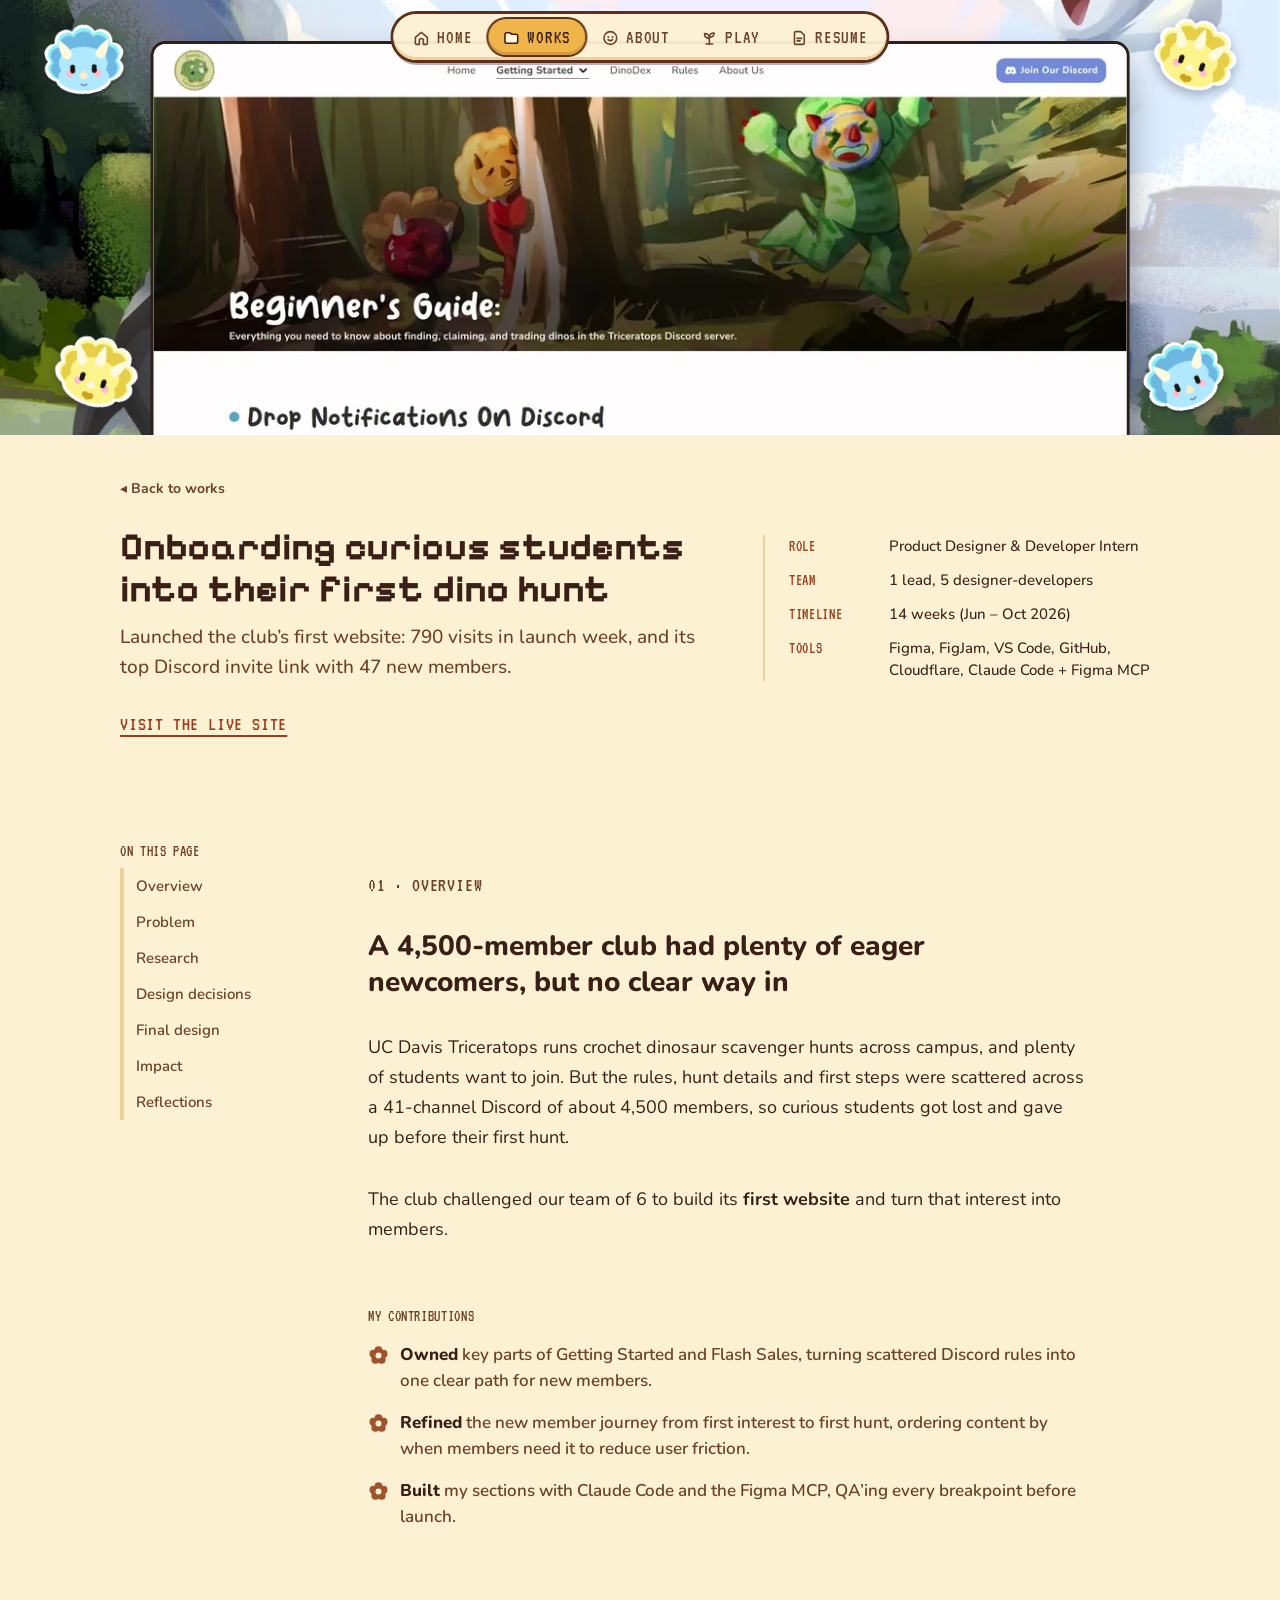
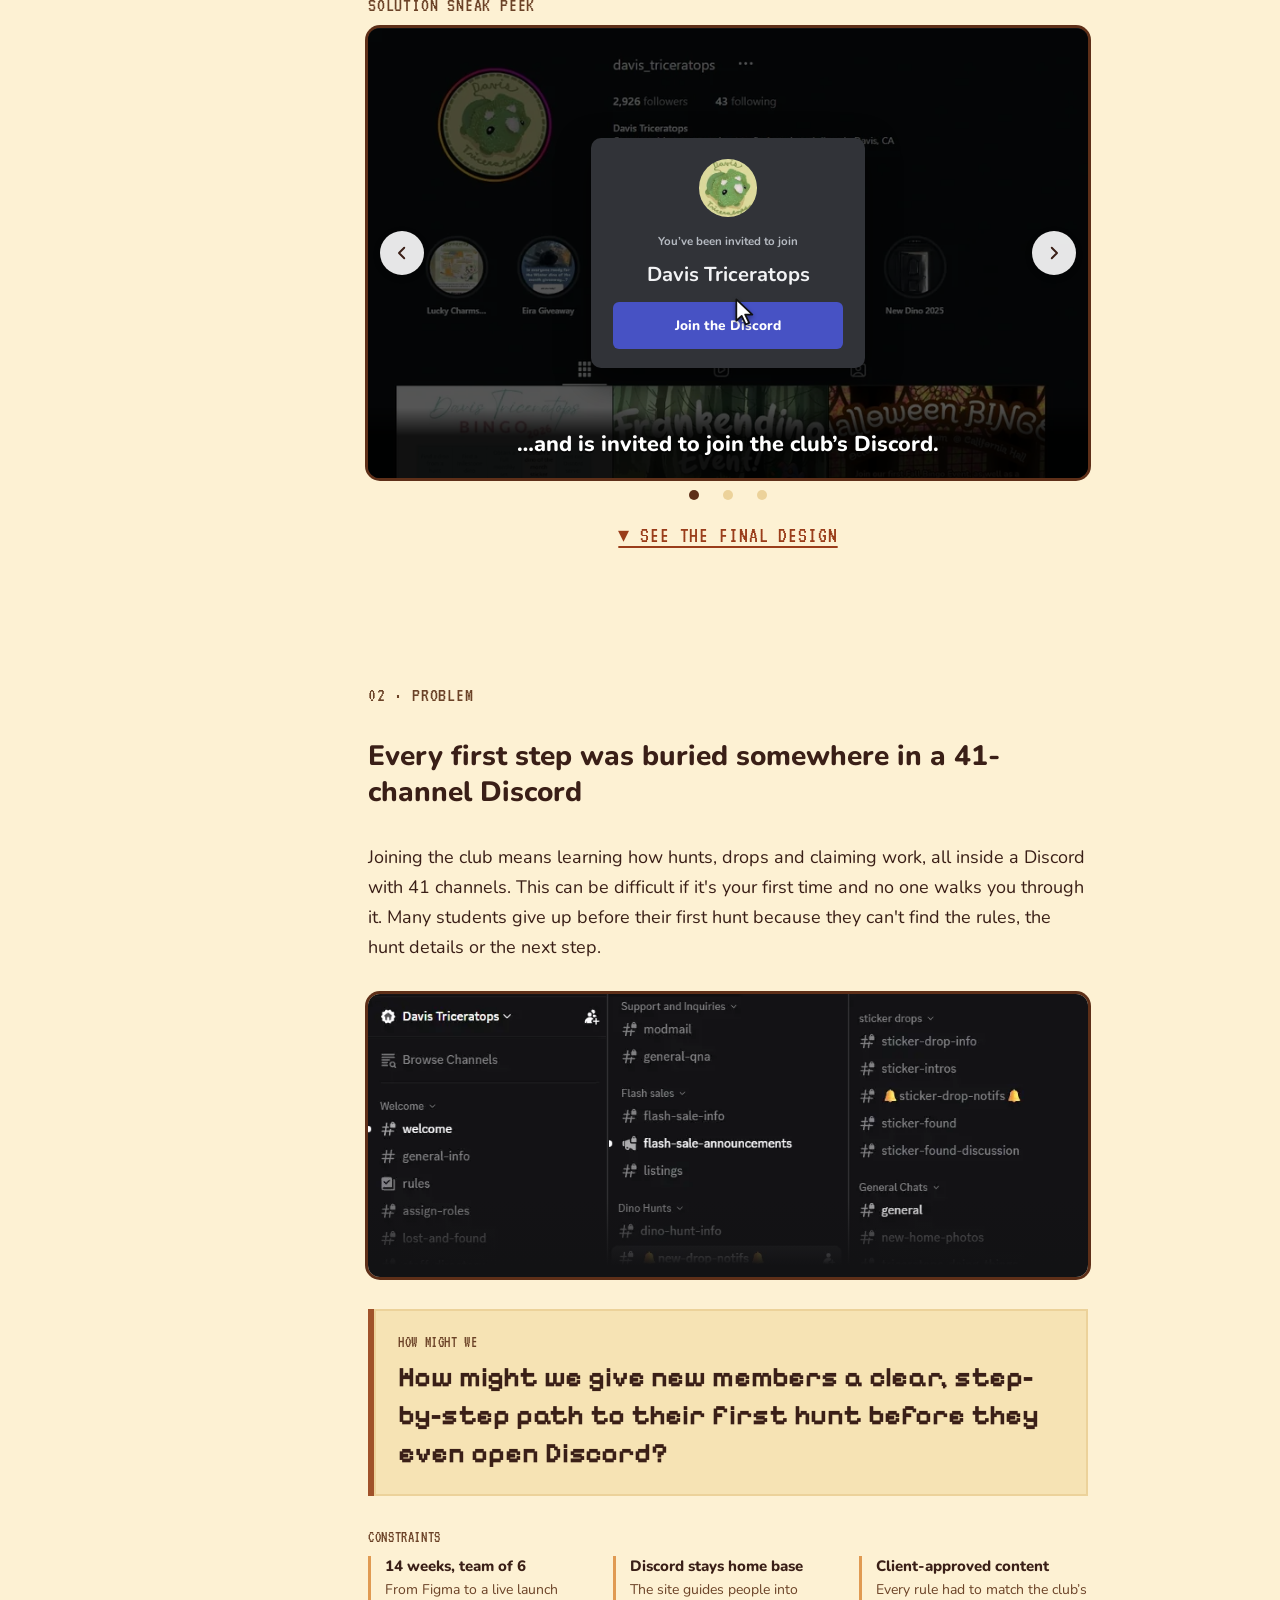
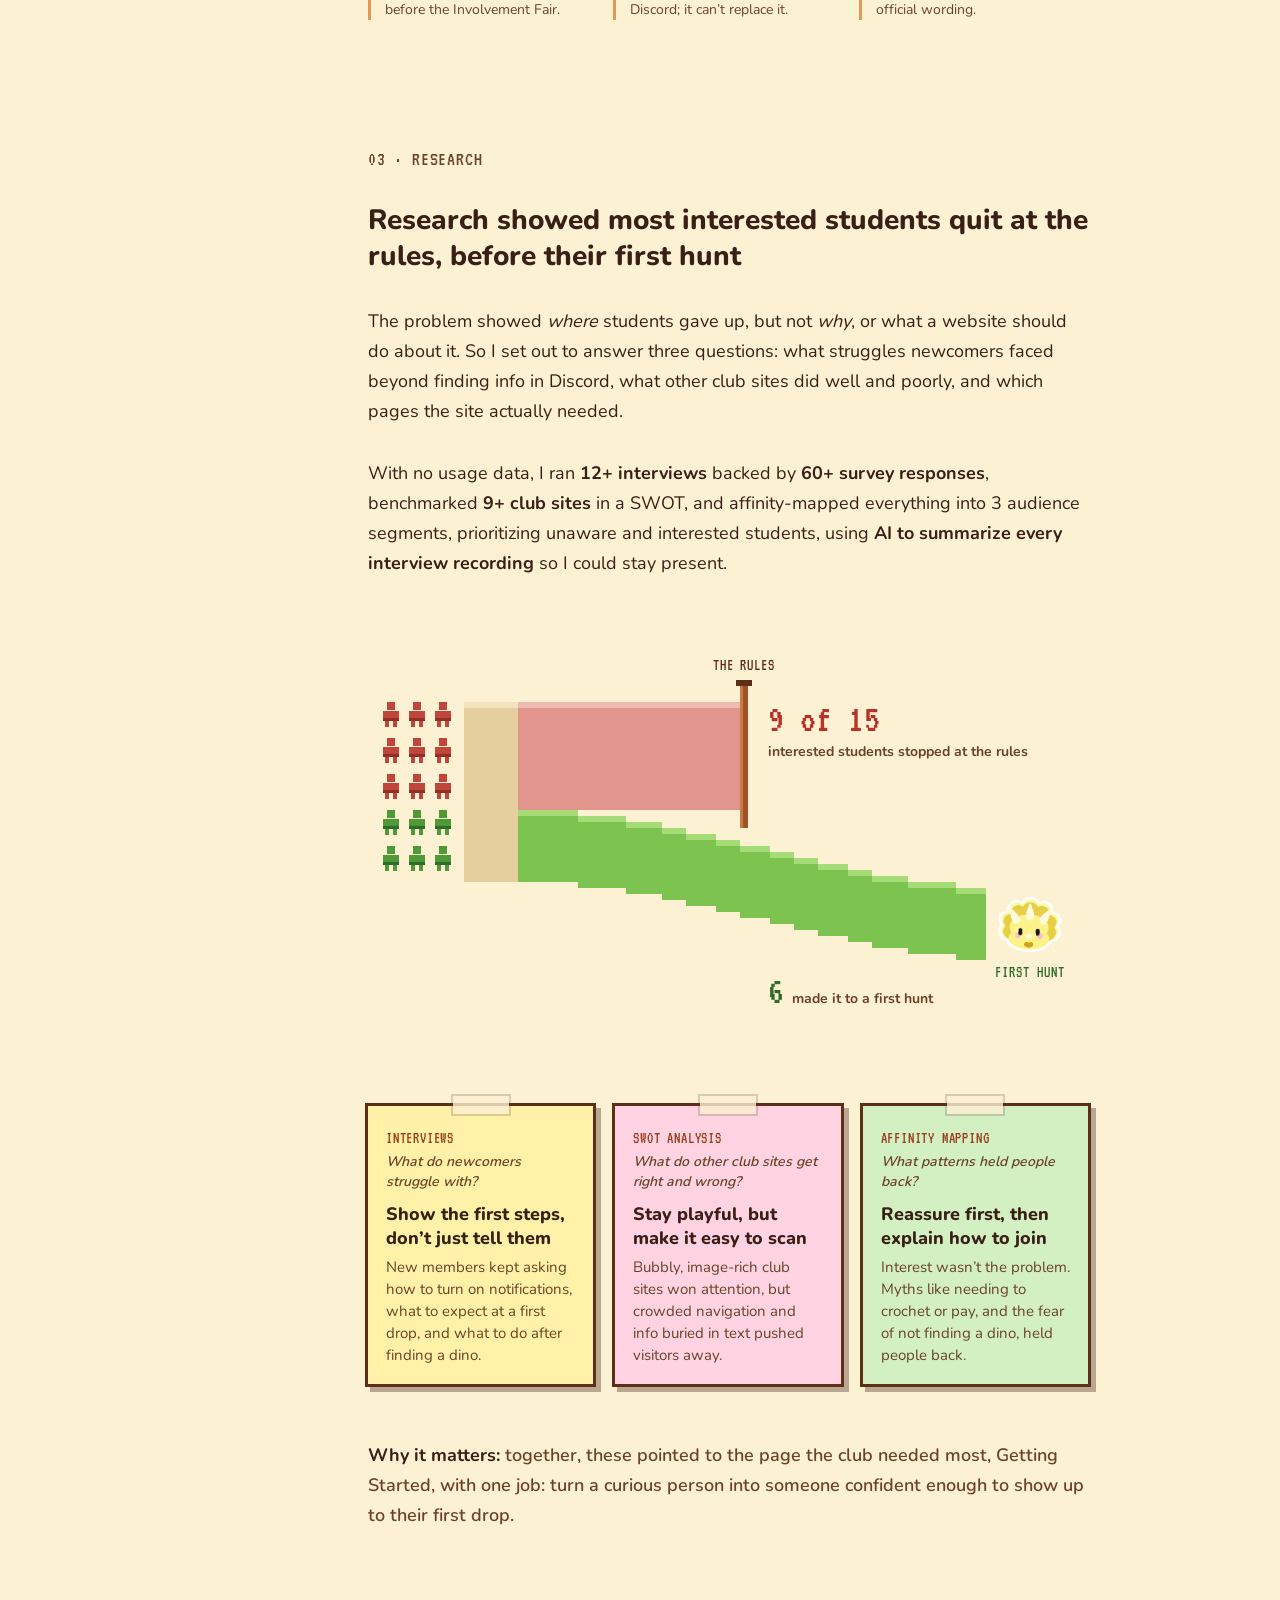
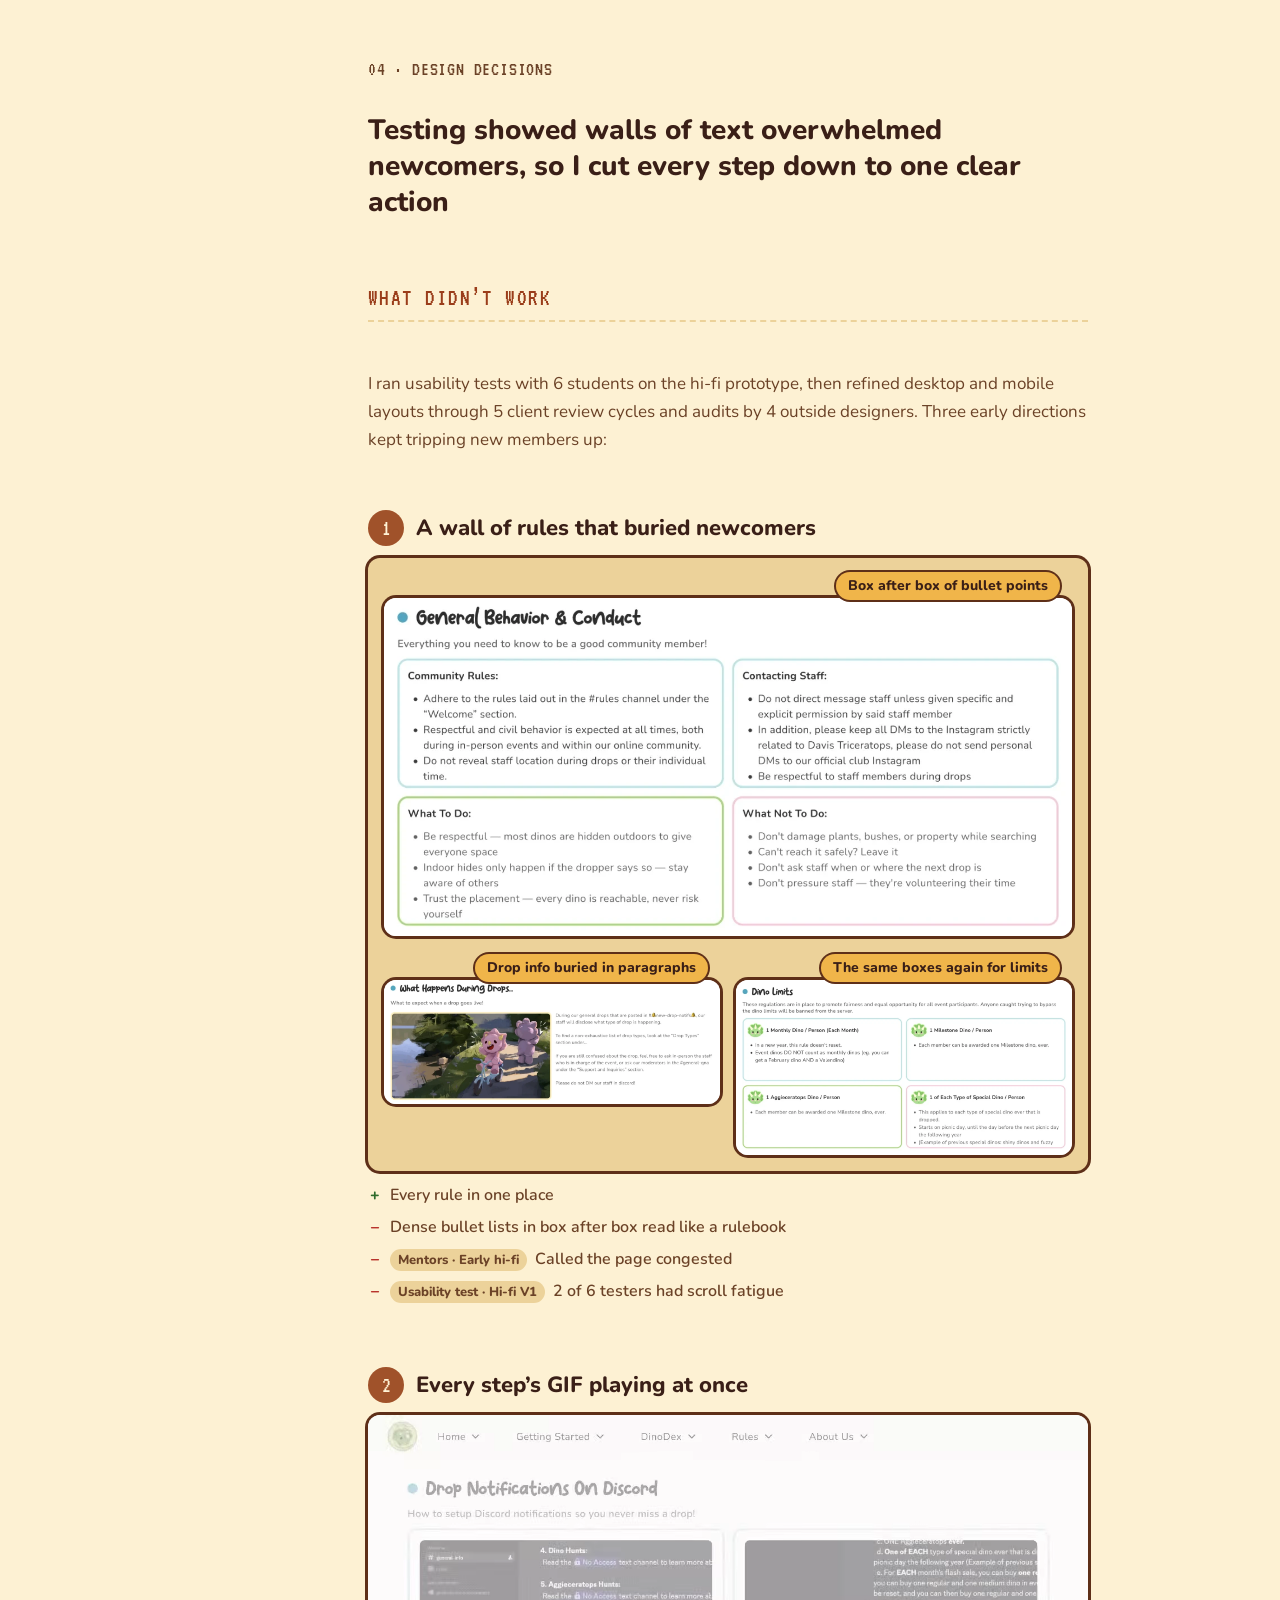
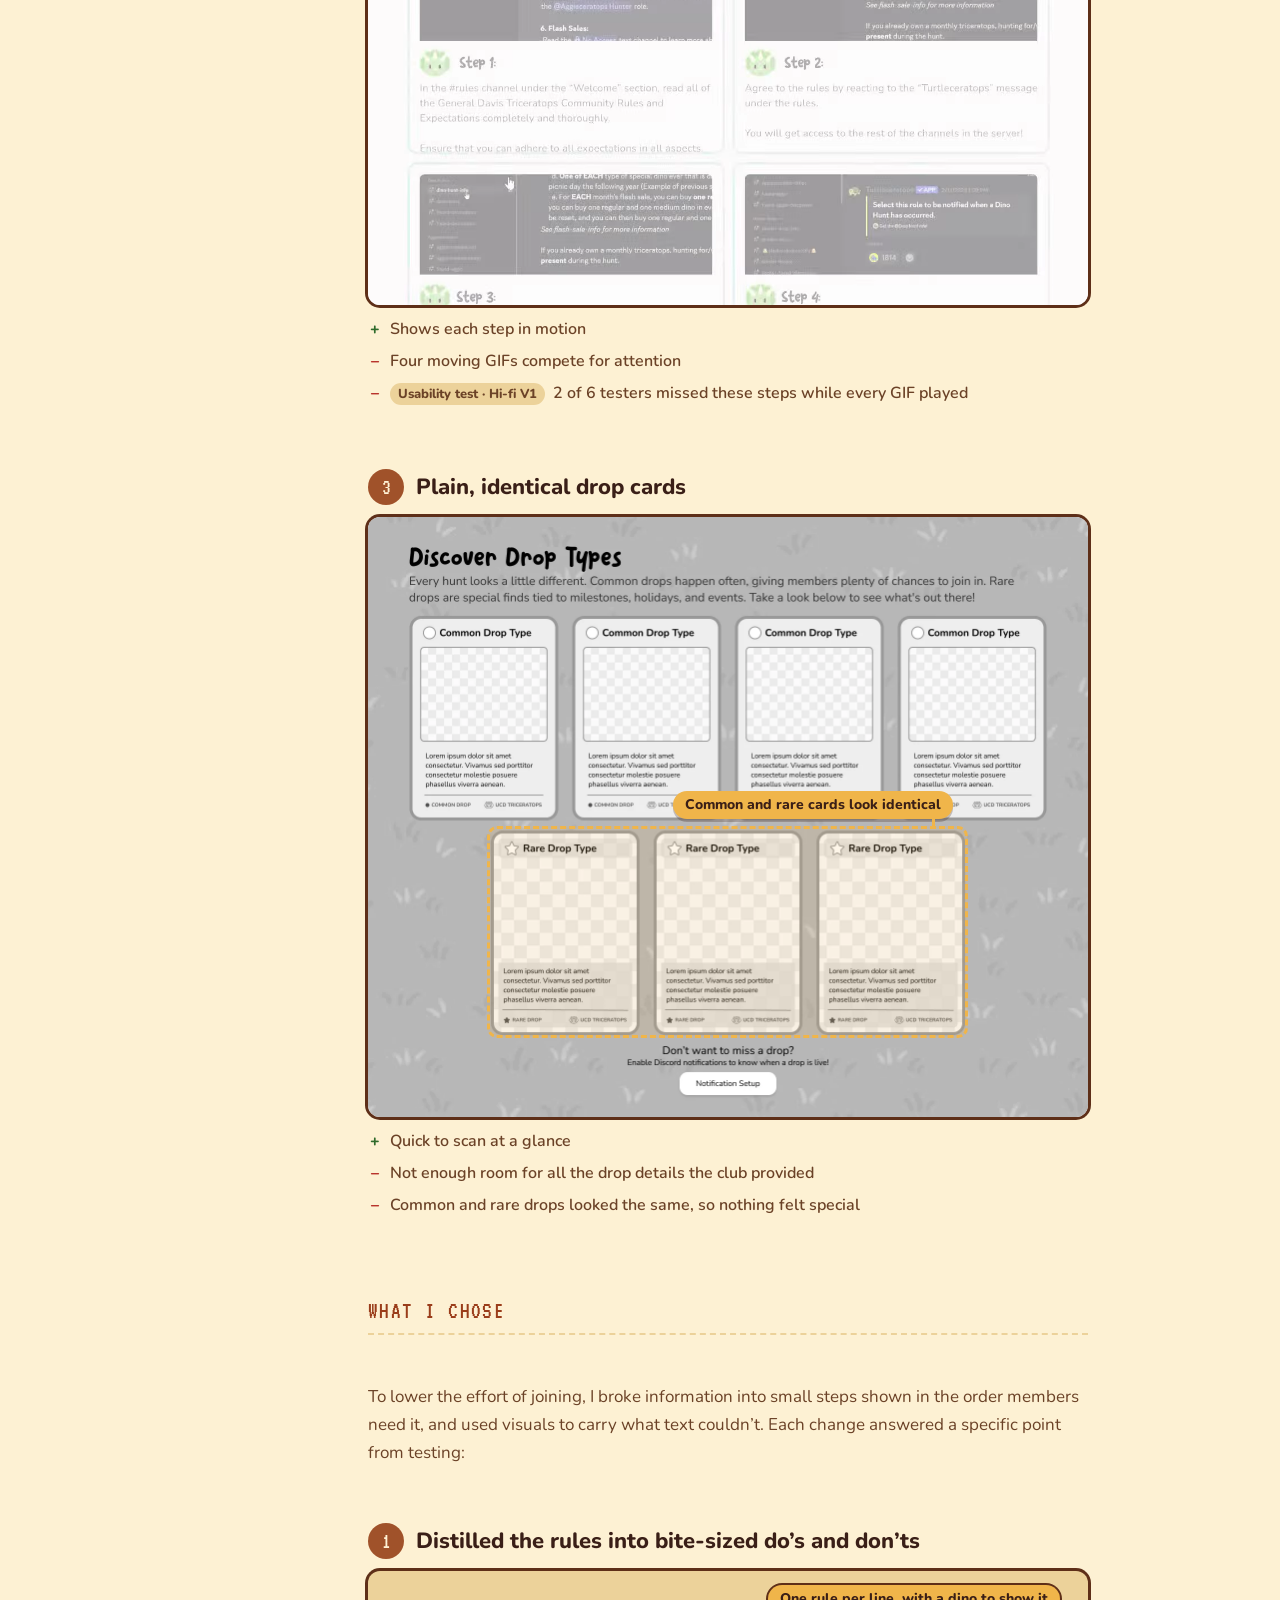
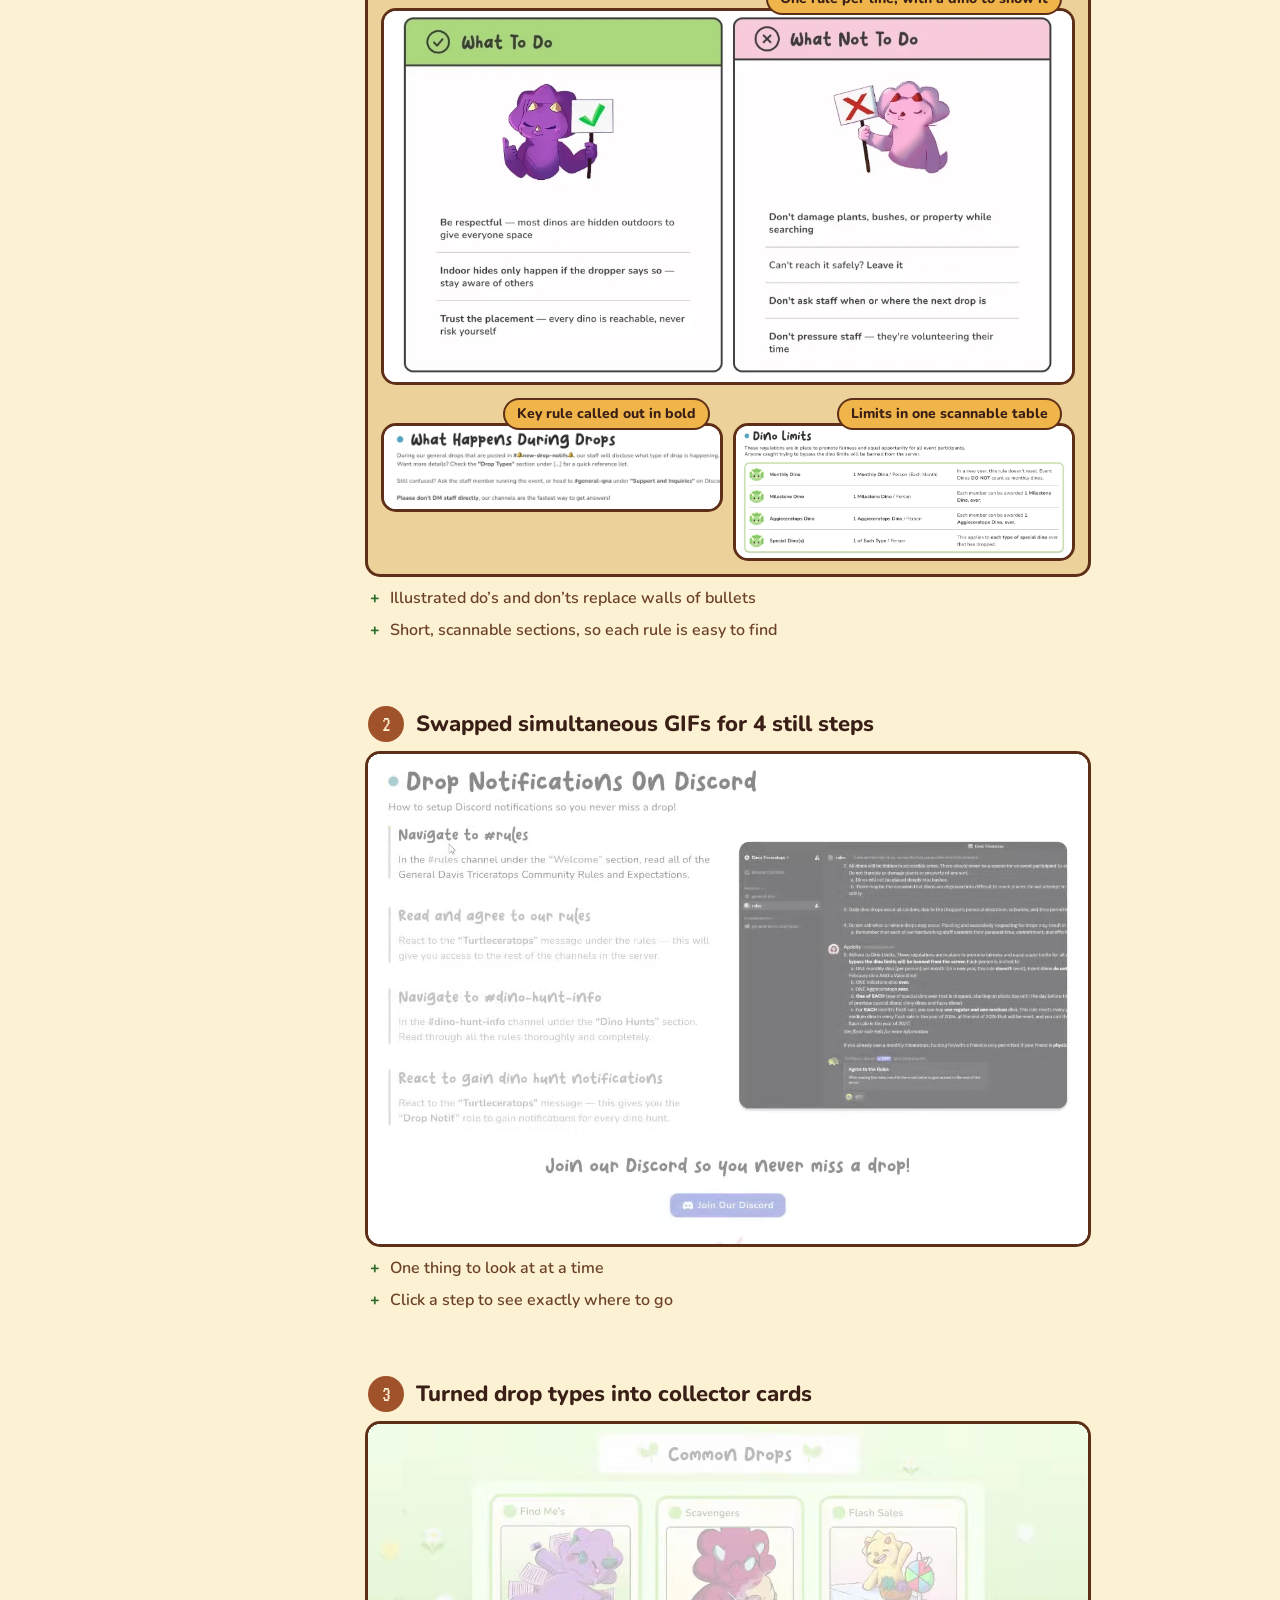
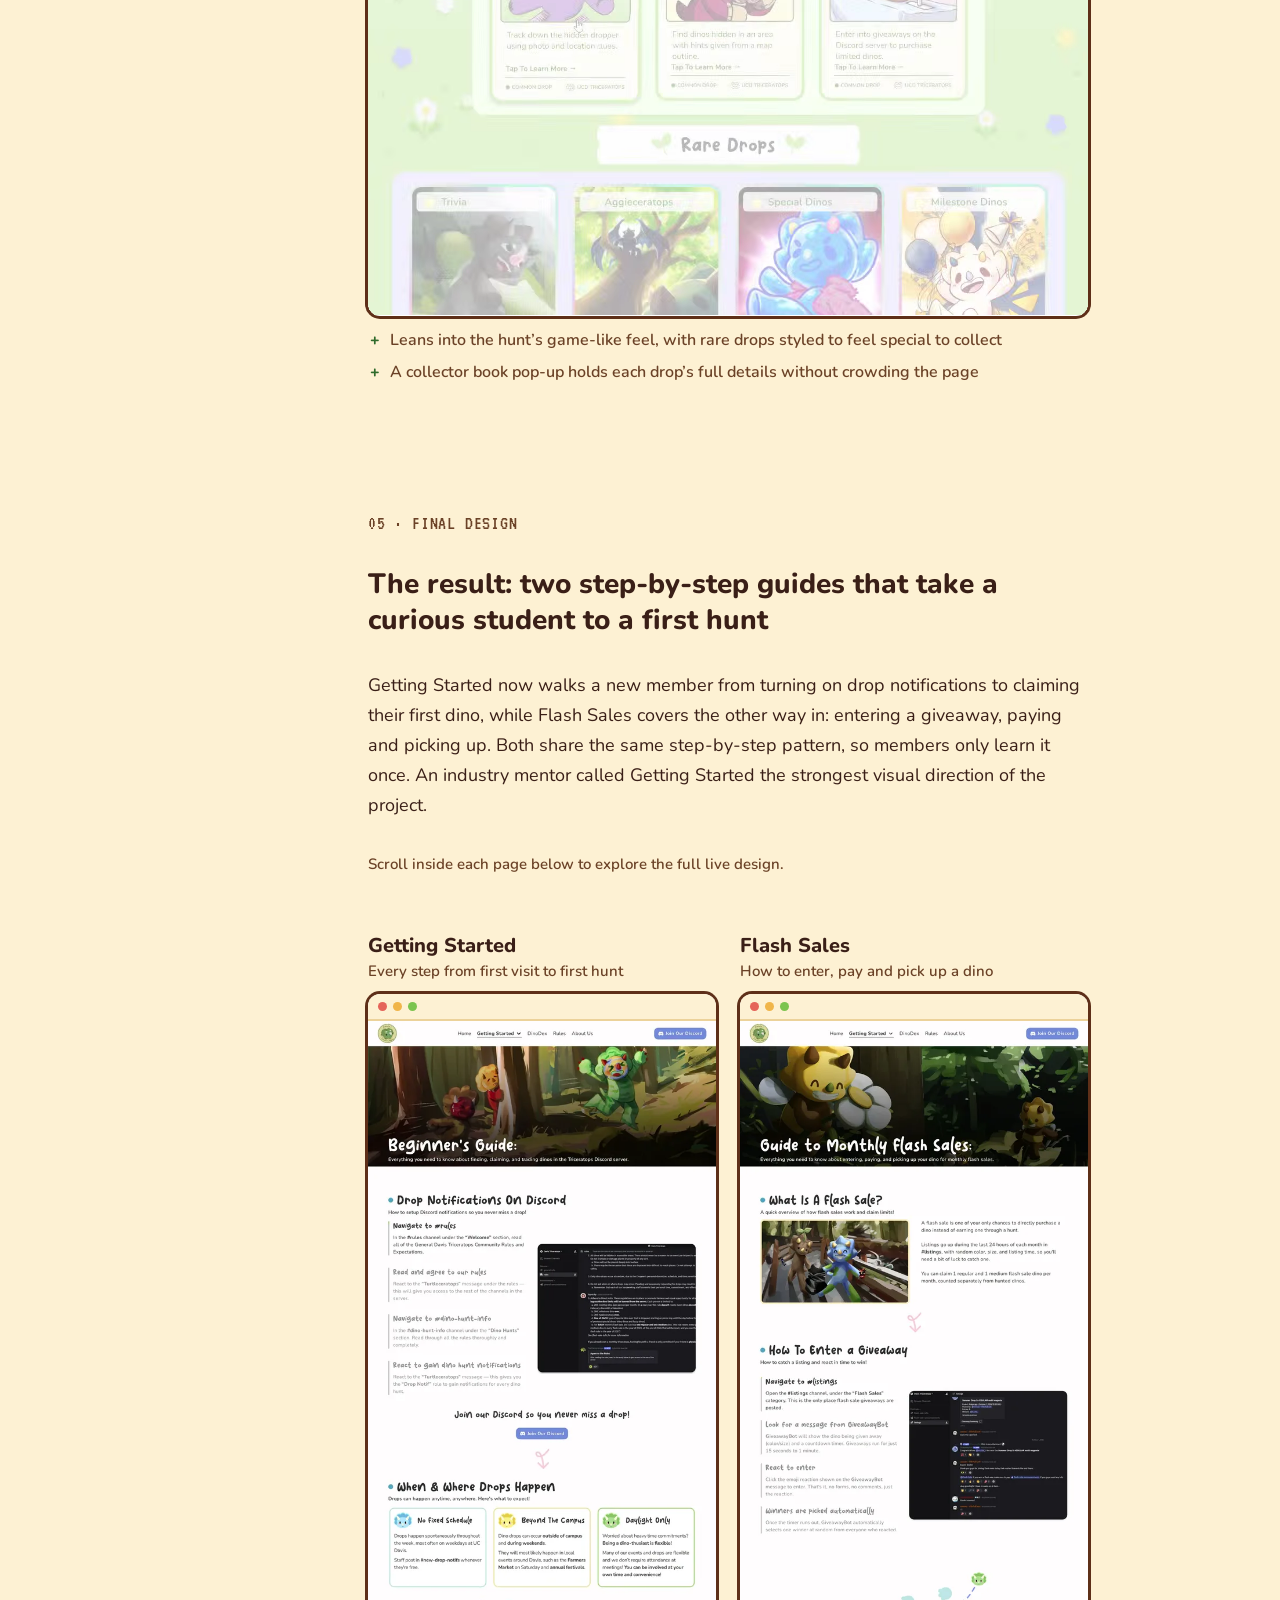
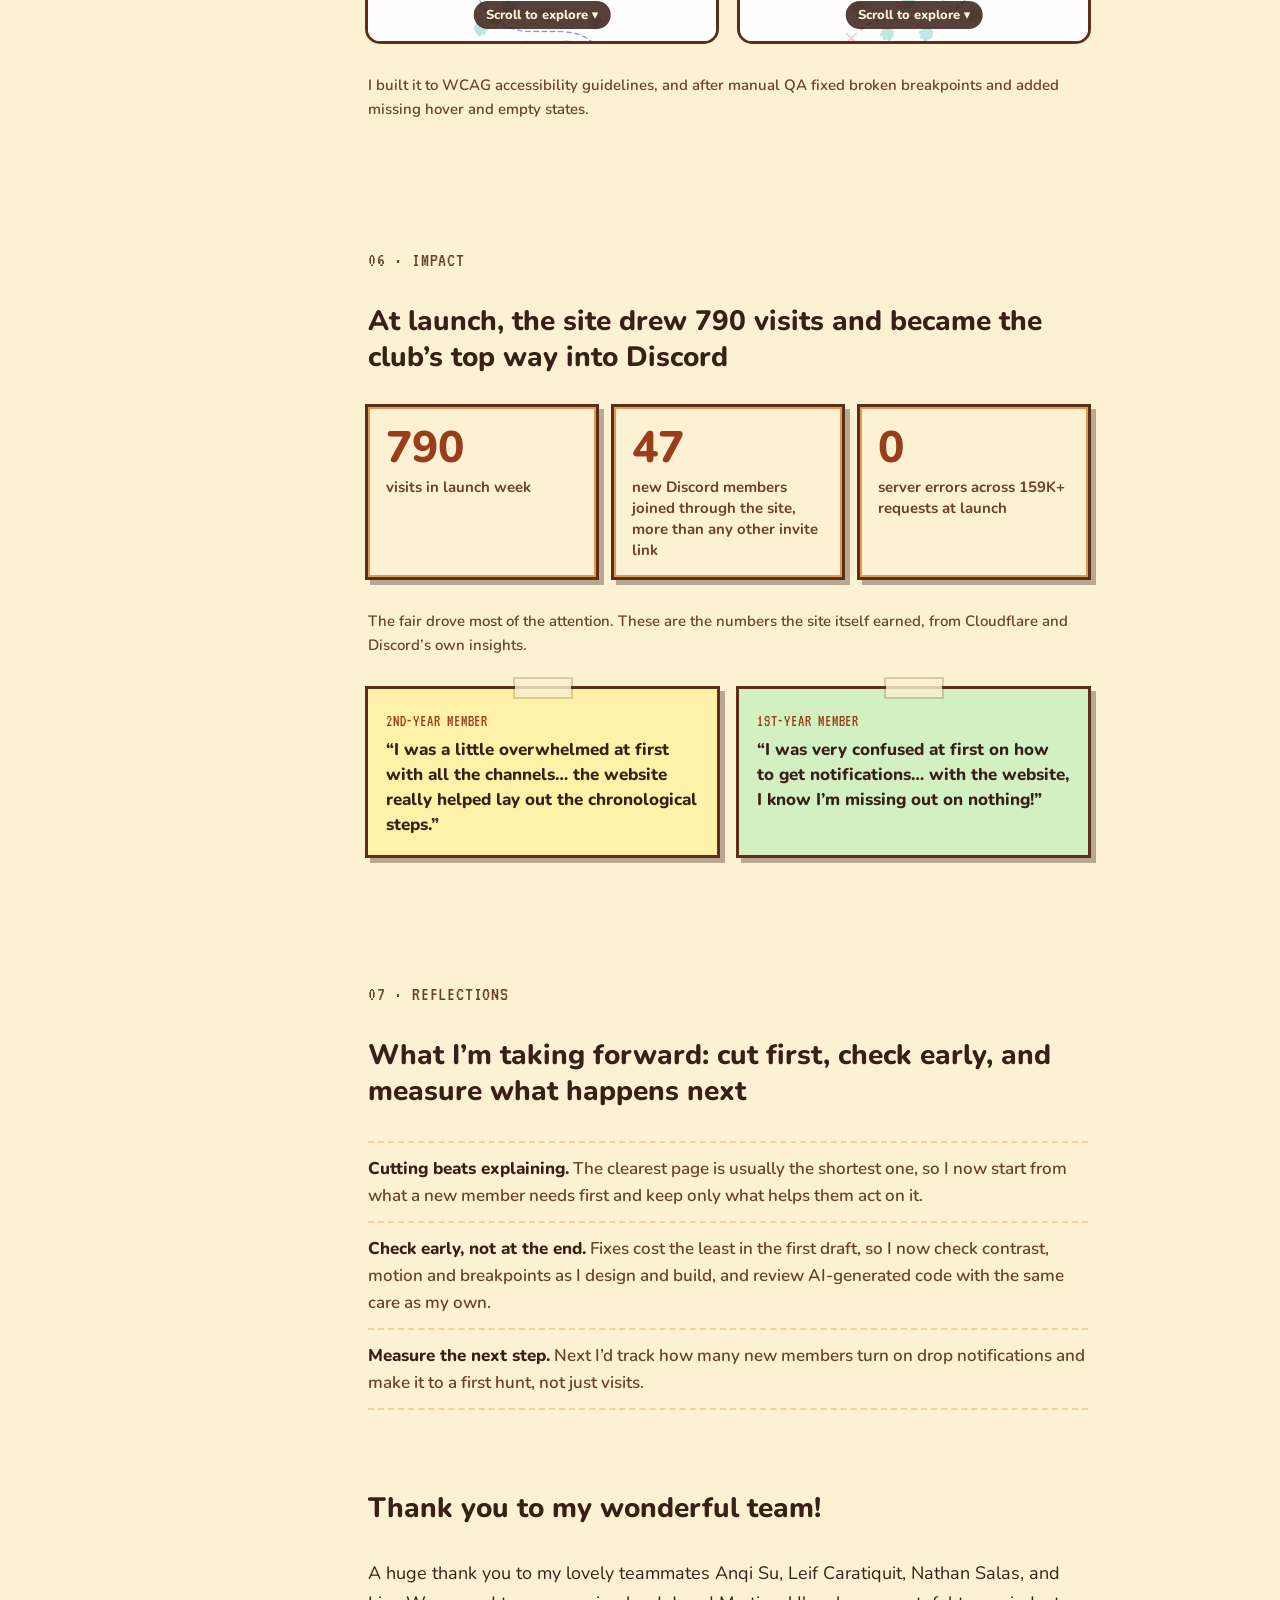
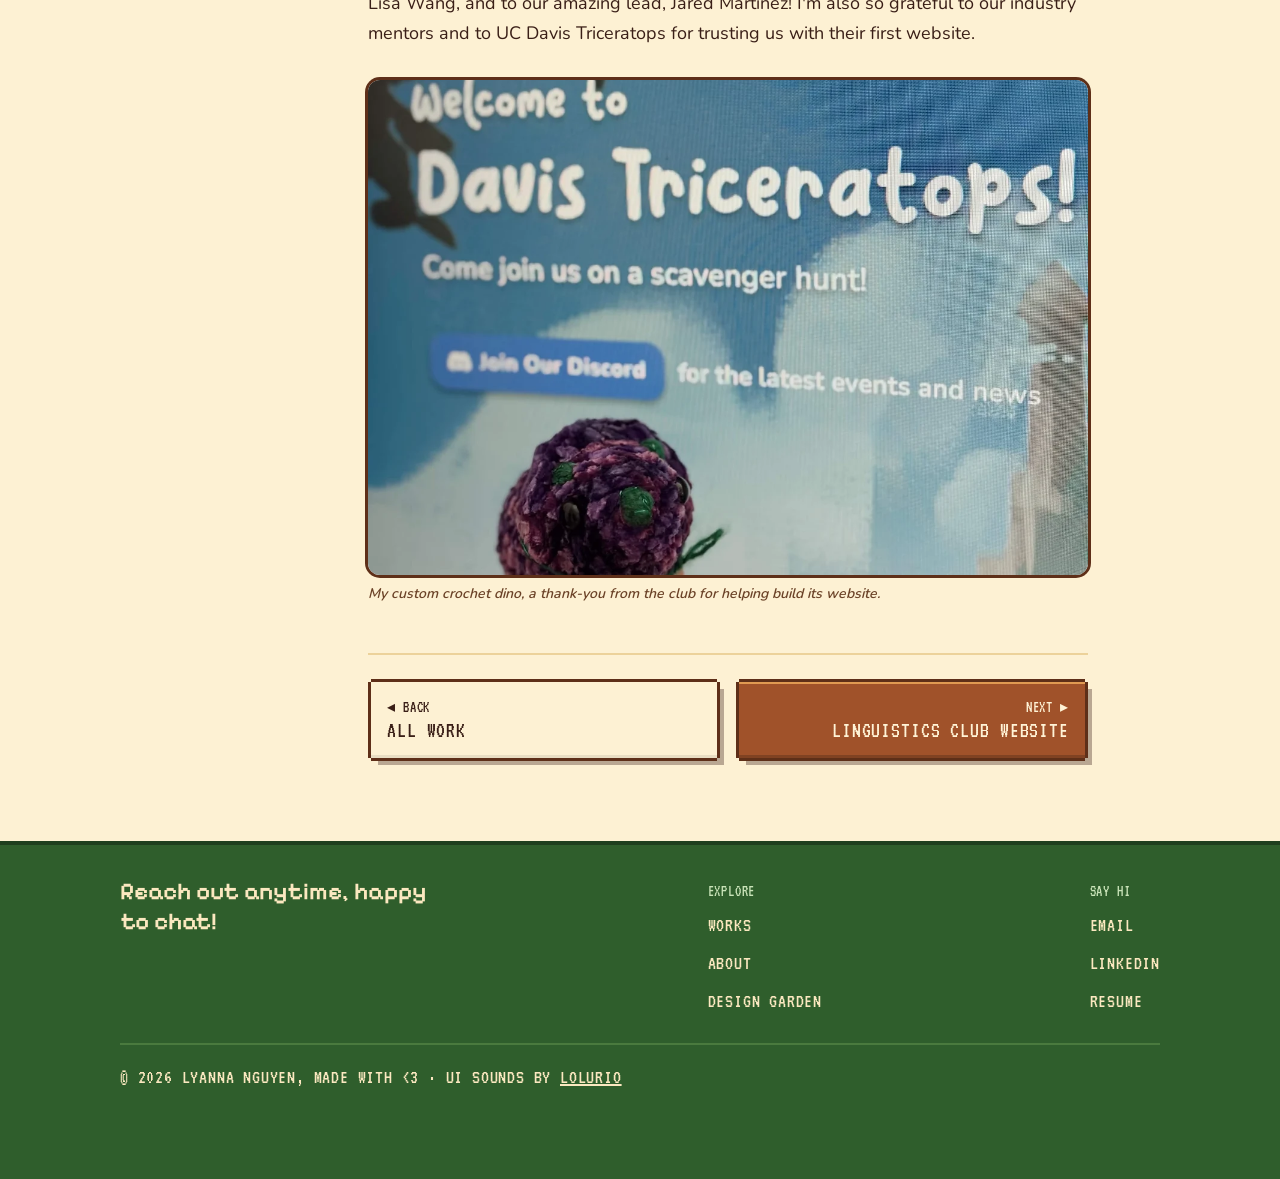
<file: triceratops.html>
<!doctype html>
<html lang="en">
<head>
<meta charset="utf-8">
<meta name="viewport" content="width=device-width, initial-scale=1">
<title>Triceratops Website | Lyanna Nguyen</title>
<meta name="description" content="Case study: how Lyanna Nguyen helped design and build the onboarding pages that turned a scattered 41-channel Discord into a clear first step for new UC Davis Triceratops members.">
<link rel="icon" href="assets/images/chibi-head.png">
<link rel="preload" as="image" href="assets/images/triceratops-hero-background.webp" imagesrcset="assets/images/triceratops-hero-background-720.webp 720w, assets/images/triceratops-hero-background-960.webp 960w, assets/images/triceratops-hero-background.webp 1200w" imagesizes="100vw" fetchpriority="high">
<link rel="preload" as="font" type="font/woff2" crossorigin href="assets/fonts/nunito-latin.woff2"><link rel="preload" as="font" type="font/woff2" crossorigin href="assets/fonts/pixelify-sans-latin.woff2"><link rel="preload" as="font" type="font/woff2" crossorigin href="assets/fonts/vt323-latin.woff2">
<link rel="stylesheet" href="css/pixel-pals.css">
<link rel="stylesheet" href="css/site.css">
<link rel="stylesheet" href="css/case-study.css">
<link rel="stylesheet" href="css/cs-components.css">
</head>
<body>
<div class="pp-root" style="background: var(--surface-raised); color: var(--ink); font-family: var(--font-body); font-size: 17px; line-height: 28px;">
  <!-- NAV -->
  <header class="sitenav">
    <nav class="nav-pill topnav" aria-label="Main">
      <span class="nav-hl" aria-hidden="true"></span><span class="nav-cur" aria-hidden="true"></span>
      <a href="index.html" class="navlinks" aria-label="Home"><svg viewBox="0 0 24 24" aria-hidden="true"><path d="M4 11.2 12 4.5l8 6.7V19a1.5 1.5 0 0 1-1.5 1.5h-3.8v-5.2a2.7 2.7 0 0 0-5.4 0v5.2H5.5A1.5 1.5 0 0 1 4 19z"/></svg><span>Home</span></a>
      <a href="index.html#work" class="navlinks" aria-label="Works" aria-current="page"><svg viewBox="0 0 24 24" aria-hidden="true"><path d="M3.5 7.5A2.5 2.5 0 0 1 6 5h3.4c.7 0 1.3.3 1.8.8l1.1 1.2H18a2.5 2.5 0 0 1 2.5 2.5v7A2.5 2.5 0 0 1 18 19H6a2.5 2.5 0 0 1-2.5-2.5z"/></svg><span>Works</span></a>
      <a href="about.html" class="navlinks" aria-label="About"><svg viewBox="0 0 24 24" aria-hidden="true"><circle cx="12" cy="12" r="8.5"/><circle class="k" cx="9.2" cy="10.6" r="1.25"/><circle class="k" cx="14.8" cy="10.6" r="1.25"/><path class="s" d="M9 14.2c1.6 1.7 4.4 1.7 6 0"/></svg><span>About</span></a>
      <a href="garden.html" class="navlinks" aria-label="Play"><svg viewBox="0 0 24 24" aria-hidden="true"><path class="s" d="M12 20v-7.5"/><path d="M12 12.5C12 8.6 9.3 6 5.5 6c0 3.9 2.7 6.5 6.5 6.5zM12 11c0-3.3 2.4-5.6 6.5-5.6 0 3.4-2.4 5.6-6.5 5.6z"/><path class="s" d="M7.5 20h9"/></svg><span>Play</span></a>
      <a href="assets/files/Lyanna_Nguyen_Resume.pdf" class="navlinks" aria-label="Resume" target="_blank" rel="noopener"><svg viewBox="0 0 24 24" aria-hidden="true"><path d="M7 3.5h6.6L18.5 8v11A1.5 1.5 0 0 1 17 20.5H7A1.5 1.5 0 0 1 5.5 19V5A1.5 1.5 0 0 1 7 3.5z"/><path class="s" d="M9 12.5h6M9 15.8h4"/></svg><span>Resume</span></a>
    </nav>
  </header>
  <main id="cstop" style="max-width: 1080px; margin: 0 auto; padding: var(--space-12) 20px var(--space-20); scroll-margin-top: 100px;">

    <a data-show="back-to-top" hidden href="#cstop" class="pp-btn secondary pop" aria-label="Back to top" style="position: fixed; right: 28px; bottom: 28px; z-index: 25; font-size: 18px; line-height: 18px; padding: var(--space-2) var(--space-3) var(--space-2);">▲ Back to top</a>

    <div class="cs-hero-stage">
      <img class="cs-hero-bg" src="assets/images/triceratops-hero-background.webp" srcset="assets/images/triceratops-hero-background-720.webp 720w, assets/images/triceratops-hero-background-960.webp 960w, assets/images/triceratops-hero-background.webp 1200w" sizes="100vw" alt="" fetchpriority="high" width="1200" height="773">
      <div class="cs-hero-screen">
        <!-- HERO LOOP: replace the placeholder below with
             <video src="assets/video/getting-started-loop.mp4" poster="assets/images/final-beginners-guide.webp" autoplay muted loop playsinline aria-label="The final Getting Started page in use"></video> -->
        <img src="assets/images/getting-started-header.webp" srcset="assets/images/getting-started-header-640.webp 640w, assets/images/getting-started-header-1000.webp 1000w, assets/images/getting-started-header.webp 1905w" sizes="(max-width: 760px) 520px, (max-width: 1100px) 780px, 980px" alt="The live Getting Started page: the Beginner's Guide banner and the first section, Drop Notifications On Discord" width="1905" height="943">
      </div>
      <img class="cs-sticker" aria-hidden="true" alt="" src="assets/images/sticker-triceratops-blue.png" style="left: 3%; top: 4%; transform: rotate(-14deg);">
      <img class="cs-sticker" aria-hidden="true" alt="" src="assets/images/sticker-triceratops-yellow.png" style="right: 3%; top: 3%; transform: rotate(12deg);">
      <img class="cs-sticker" aria-hidden="true" alt="" src="assets/images/sticker-triceratops-yellow.png" style="left: 4%; bottom: 5%; transform: rotate(10deg);">
      <img class="cs-sticker" aria-hidden="true" alt="" src="assets/images/sticker-triceratops-blue.png" style="right: 4%; bottom: 4%; transform: rotate(-10deg) scaleX(-1);">
    </div>

    <a href="index.html#work" style="font-weight: 700; font-size: 14px; text-decoration: none; color: var(--ink-muted);">◂ Back to works</a>

    <!-- 0 · HERO -->
    <header class="cs-head">
      <div class="cs-head-main">
        <h1>Onboarding curious students into their first dino hunt</h1>
        <p class="cs-sum">Launched the club&#8217;s first website: 790 visits in launch week, and its top Discord invite link with 47 new members.</p>
        <a class="cs-live" href="https://davistriceratops.com/" target="_blank" rel="noopener">Visit the live site</a>
      </div>
      <dl class="cs-meta">
        <div><dt>Role</dt><dd>Product Designer &amp; Developer Intern</dd></div>
        <div><dt>Team</dt><dd>1 lead, 5 designer-developers</dd></div>
        <div><dt>Timeline</dt><dd>14 weeks (Jun – Oct 2026)</dd></div>
        <div><dt>Tools</dt><dd>Figma, FigJam, VS Code, GitHub, Cloudflare, Claude Code + Figma MCP</dd></div>
      </dl>
    </header>

    <div style="display: grid; grid-template-columns: 200px minmax(0, 1fr); gap: var(--space-12); align-items: start;" class="csgrid">
      <nav aria-label="On this page" class="cstoc" style="position: sticky; top: 100px; display: flex; flex-direction: column; padding-top: var(--space-12);">
        <span class="cs-label sm" style="margin-bottom: var(--space-2);">On this page</span>
        <div style="position: relative; display: flex; flex-direction: column;">
          <span aria-hidden="true" style="position: absolute; left: 0; top: 0; bottom: 0; width: 4px; background: var(--surface-sunken);"></span>
          <span class="toc-mark" aria-hidden="true" style="position: absolute; left: 0; top: 0px; width: 4px; height: 36px; background: var(--wood-dark); transition: top .5s cubic-bezier(.34, 1.56, .64, 1);"></span>
          <a href="#overview" aria-current="false" style="position: relative; display: block; height: 36px; box-sizing: border-box; padding: var(--space-2) 0 var(--space-2) var(--space-4); text-decoration: none; white-space: nowrap; color: var(--ink-muted); font-weight: 600; font-size: 15px; line-height: 20px; transition: color .3s ease, font-weight .3s ease;">Overview</a>
          <a href="#problem" aria-current="false" style="position: relative; display: block; height: 36px; box-sizing: border-box; padding: var(--space-2) 0 var(--space-2) var(--space-4); text-decoration: none; white-space: nowrap; color: var(--ink); font-weight: 800; font-size: 15px; line-height: 20px; transition: color .3s ease, font-weight .3s ease;">Problem</a>
          <a href="#research" aria-current="false" style="position: relative; display: block; height: 36px; box-sizing: border-box; padding: var(--space-2) 0 var(--space-2) var(--space-4); text-decoration: none; white-space: nowrap; color: var(--ink); font-weight: 800; font-size: 15px; line-height: 20px; transition: color .3s ease, font-weight .3s ease;">Research</a>
          <a href="#decisions" aria-current="false" style="position: relative; display: block; height: 36px; box-sizing: border-box; padding: var(--space-2) 0 var(--space-2) var(--space-4); text-decoration: none; white-space: nowrap; color: var(--ink); font-weight: 800; font-size: 15px; line-height: 20px; transition: color .3s ease, font-weight .3s ease;">Design decisions</a>
          <a href="#solution" aria-current="false" style="position: relative; display: block; height: 36px; box-sizing: border-box; padding: var(--space-2) 0 var(--space-2) var(--space-4); text-decoration: none; white-space: nowrap; color: var(--ink); font-weight: 800; font-size: 15px; line-height: 20px; transition: color .3s ease, font-weight .3s ease;">Final design</a>
          <a href="#impact" aria-current="false" style="position: relative; display: block; height: 36px; box-sizing: border-box; padding: var(--space-2) 0 var(--space-2) var(--space-4); text-decoration: none; white-space: nowrap; color: var(--ink); font-weight: 800; font-size: 15px; line-height: 20px; transition: color .3s ease, font-weight .3s ease;">Impact</a>
        <a href="#reflect" aria-current="false" style="position: relative; display: block; height: 36px; box-sizing: border-box; padding: var(--space-2) 0 var(--space-2) var(--space-4); text-decoration: none; white-space: nowrap; color: var(--ink); font-weight: 800; font-size: 15px; line-height: 20px; transition: color .3s ease, font-weight .3s ease;">Reflections</a>
        </div>
      </nav>

      <article style="max-width: 720px; min-width: 0; font-size: 18px; line-height: 30px;">

        <!-- 1 · OVERVIEW -->
        <section id="overview" class="cs-sec">
          <span class="cs-label">01 · Overview</span>
          <h2>A 4,500-member club had plenty of eager newcomers, but no clear way in</h2>
          <p>UC Davis Triceratops runs crochet dinosaur scavenger hunts across campus, and plenty of students want to join. But the rules, hunt details and first steps were scattered across a 41-channel Discord of about 4,500 members, so curious students got lost and gave up before their first hunt.</p>
          <p>The club challenged our team of 6 to build its <b>first website</b> and turn that interest into members.</p>
          <div class="cs-impact-list">
            <span class="cs-label sm">My contributions</span>
            <ul>
              <li><b>Owned</b> key parts of Getting Started and Flash Sales, turning scattered Discord rules into one clear path for new members.</li>
              <li><b>Refined</b> the new member journey from first interest to first hunt, ordering content by when members need it to reduce user friction.</li>
              <li><b>Built</b> my sections with Claude Code and the Figma MCP, QA&#8217;ing every breakpoint before launch.</li>
            </ul>
          </div>
          <div class="cs-peek">
            <span class="cs-label">Solution sneak peek</span>
            <!-- Story carousel: each scene plays once; the arrows and dots move between them. js/peek.js drives it, CSS in cs-components.css -->
            <div class="pk" role="region" aria-roledescription="carousel" aria-label="The project in three scenes">
              <div class="pk-viewport">
                <div class="pk-slide" role="group" aria-roledescription="scene" aria-label="1 of 3: from Instagram to Discord" data-dur="6600">
                  <div class="pk-scene pk-join">
                    <img class="pk-site" src="assets/images/triceratops-instagram-profile.webp" srcset="assets/images/triceratops-instagram-profile-800.webp 800w, assets/images/triceratops-instagram-profile.webp 1037w" sizes="(max-width: 760px) 92vw, 560px" alt="" loading="lazy" width="1037" height="885">
                    <span class="pk-link" aria-hidden="true"></span>
                    <p class="pk-cap c1">A curious student finds the club on Instagram and taps the Discord link…</p>
                    <div class="pk-invite" aria-hidden="true">
                      <div class="pk-inv-card">
                        <img class="pk-inv-icon" src="assets/images/triceratops-club-logo.webp" alt="" width="132" height="132" loading="lazy">
                        <span class="pk-inv-sub">You’ve been invited to join</span>
                        <b class="pk-inv-name">Davis Triceratops</b>
                        <span class="pk-join-btn">Join the Discord</span>
                      </div>
                    </div>
                    <p class="pk-cap c2">…and is invited to join the club’s Discord.</p>
                    <span class="pk-cursor" aria-hidden="true"><svg viewBox="0 0 14 21" width="14" height="21"><path d="M1 1v16l4-3.6 3 6.4 2.6-1.2-3-6.2H13z" fill="#fff" stroke="#111" stroke-width="1.3" stroke-linejoin="round"/></svg></span>
                  </div>
                </div>
                <div class="pk-slide" role="group" aria-roledescription="scene" aria-label="2 of 3: lost in Discord" data-dur="9000">
                  <div class="pk-scene pk-flood">
                    <div class="pk-chans" aria-hidden="true"></div>
                    <div class="pk-msg"><b>41 channels<span class="pk-puff" aria-hidden="true"><i style="--sx:-19cqw;--x:-8cqw;--y:-.5cqw"></i><i style="--sx:-18cqw;--x:-6cqw;--y:-2.5cqw"></i><i style="--sx:-17cqw;--x:-3.5cqw;--y:-1cqw"></i><i style="--sx:17cqw;--x:3.5cqw;--y:-1cqw"></i><i style="--sx:18cqw;--x:6cqw;--y:-2.5cqw"></i><i style="--sx:19cqw;--x:8cqw;--y:-.5cqw"></i></span></b><p>Rules in one channel. Hunt details in another. Drop info? Nowhere to be found. New members came to hunt for crochet dinos, but first had to hunt for how to join.</p></div>
                  </div>
                </div>
                <div class="pk-slide" role="group" aria-roledescription="scene" aria-label="3 of 3: one clear path" data-dur="10000">
                  <div class="pk-scene pk-sol" data-page="gs">
                    <div class="pk-gs-screen">
                      <img class="pk-page gs" src="assets/images/final-beginners-guide.webp" srcset="assets/images/final-beginners-guide-600.webp 600w, assets/images/final-beginners-guide-800.webp 800w, assets/images/final-beginners-guide.webp 1200w" sizes="(max-width: 760px) 92vw, 560px" alt="The final Getting Started page" loading="lazy" width="1200" height="7142">
                      <img class="pk-page fs" src="assets/images/final-guide-to-monthly-flash-sales.webp" srcset="assets/images/final-guide-to-monthly-flash-sales-600.webp 600w, assets/images/final-guide-to-monthly-flash-sales-800.webp 800w, assets/images/final-guide-to-monthly-flash-sales.webp 1200w" sizes="(max-width: 760px) 92vw, 560px" alt="The final Flash Sales page" loading="lazy" width="1200" height="4894">
                    </div>
                    <div class="pk-sol-copy">
                      <p class="pk-sol-title"><span class="pk-kicker2">From 41 channels to</span><span class="pk-num" data-from="41">1</span><span class="pk-unit">Getting Started page</span></p>
                      <p class="pk-sol-sub"><span class="for-gs">Every step to a first hunt, in order.</span><span class="for-fs">Plus flash sale rules, on one page.</span></p>
                      <!-- swaps the big screen between the two pages -->
                      <button type="button" class="pk-fs" aria-pressed="false" aria-label="Show the Flash Sales page">
                        <span class="pk-fs-screen"><img class="to-fs" src="assets/images/flash-sales-header.webp" srcset="assets/images/flash-sales-header-960.webp 960w, assets/images/flash-sales-header.webp 1901w" sizes="(max-width: 760px) 92vw, 560px" alt="" loading="lazy" width="1901" height="941"><img class="to-gs" src="assets/images/getting-started-header.webp" alt="" loading="lazy" width="1905" height="943"></span>
                        <span class="pk-fs-cap to-fs"><b>Flash Sales page</b>Tap to view ▸</span>
                        <span class="pk-fs-cap to-gs"><b>Getting Started page</b>Tap to view ▸</span>
                      </button>
                    </div>
                  </div>
                </div>
                <button type="button" class="pk-arrow prev" aria-label="Previous scene"><svg viewBox="0 0 24 24" aria-hidden="true"><path d="M15 5l-7 7 7 7" fill="none" stroke="currentColor" stroke-width="2.6" stroke-linecap="round" stroke-linejoin="round"/></svg></button>
                <button type="button" class="pk-arrow next" aria-label="Next scene"><svg viewBox="0 0 24 24" aria-hidden="true"><path d="M9 5l7 7-7 7" fill="none" stroke="currentColor" stroke-width="2.6" stroke-linecap="round" stroke-linejoin="round"/></svg></button>
              </div>
              <div class="pk-controls">
                <div class="pk-dots"></div>
              </div>
            </div>
            <a href="#solution" class="pp-btn ghost cs-peek-link">▾ See the final design</a>
          </div>
        </section>

        <!-- 2 · PROBLEM -->
        <section id="problem" class="cs-sec">
          <span class="cs-label">02 · Problem</span>
          <h2>Every first step was buried somewhere in a 41-channel Discord</h2>
          <p>Joining the club means learning how hunts, drops and claiming work, all inside a Discord with 41 channels. This can be difficult if it's your first time and no one walks you through it. Many students give up before their first hunt because they can't find the rules, the hunt details or the next step.</p>
          <div class="cs-shot-frame">
            <div class="anno-shot cs-fade">
              <img src="assets/images/old-discord-channels.webp" alt="The club's Discord channel list before the website: channels split across categories like Welcome, Announcements, On-going Events, Flash sales, Dino Hunts, Aggieceratops, sticker drops and General Chats" loading="lazy" width="896" height="352">
            </div>
          </div>
          <div class="cs-hmw">
            <span class="cs-label sm">How might we</span>
            <p>How might we give new members a clear, step-by-step path to their first hunt before they even open Discord?</p>
          </div>
          <div class="cs-cons"><span class="cs-label sm">Constraints</span><ul><li><b>14 weeks, team of 6</b><span>From Figma to a live launch before the Involvement Fair.</span></li><li><b>Discord stays home base</b><span>The site guides people into Discord; it can&#8217;t replace it.</span></li><li><b>Client-approved content</b><span>Every rule had to match the club&#8217;s official wording.</span></li></ul></div>
        </section>

        <!-- 3 · RESEARCH -->
        <section id="research" class="cs-sec">
          <span class="cs-label">03 · Research</span>
          <h2>Research showed most interested students quit at the rules, before their first hunt</h2>
          <p>The problem showed <i>where</i> students gave up, but not <i>why</i>, or what a website should do about it. So I set out to answer three questions: what struggles newcomers faced beyond finding info in Discord, what other club sites did well and poorly, and which pages the site actually needed.</p>
          <p>With no usage data, I ran <b>12+ interviews</b> backed by <b>60+ survey responses</b>, benchmarked <b>9+ club sites</b> in a SWOT, and affinity-mapped everything into 3 audience segments, prioritizing unaware and interested students, using <b>AI to summarize every interview recording</b> so I could stay present.</p>
          <figure class="cs-flow" aria-label="Of 15 interested students, 9 stopped at the rules and 6 made it to a first hunt">
            <div class="cs-flow-art">
              <svg viewBox="0 0 720 400" aria-hidden="true" shape-rendering="crispEdges"><g fill="#c0453a"><rect x="19" y="60" width="8" height="8"/><rect x="15" y="69" width="16" height="10"/><rect x="17" y="79" width="4" height="6"/><rect x="25" y="79" width="4" height="6"/><rect x="15" y="76" width="16" height="3" fill="#8f2f27"/></g><g fill="#c0453a"><rect x="45" y="60" width="8" height="8"/><rect x="41" y="69" width="16" height="10"/><rect x="43" y="79" width="4" height="6"/><rect x="51" y="79" width="4" height="6"/><rect x="41" y="76" width="16" height="3" fill="#8f2f27"/></g><g fill="#c0453a"><rect x="71" y="60" width="8" height="8"/><rect x="67" y="69" width="16" height="10"/><rect x="69" y="79" width="4" height="6"/><rect x="77" y="79" width="4" height="6"/><rect x="67" y="76" width="16" height="3" fill="#8f2f27"/></g><g fill="#c0453a"><rect x="19" y="96" width="8" height="8"/><rect x="15" y="105" width="16" height="10"/><rect x="17" y="115" width="4" height="6"/><rect x="25" y="115" width="4" height="6"/><rect x="15" y="112" width="16" height="3" fill="#8f2f27"/></g><g fill="#c0453a"><rect x="45" y="96" width="8" height="8"/><rect x="41" y="105" width="16" height="10"/><rect x="43" y="115" width="4" height="6"/><rect x="51" y="115" width="4" height="6"/><rect x="41" y="112" width="16" height="3" fill="#8f2f27"/></g><g fill="#c0453a"><rect x="71" y="96" width="8" height="8"/><rect x="67" y="105" width="16" height="10"/><rect x="69" y="115" width="4" height="6"/><rect x="77" y="115" width="4" height="6"/><rect x="67" y="112" width="16" height="3" fill="#8f2f27"/></g><g fill="#c0453a"><rect x="19" y="132" width="8" height="8"/><rect x="15" y="141" width="16" height="10"/><rect x="17" y="151" width="4" height="6"/><rect x="25" y="151" width="4" height="6"/><rect x="15" y="148" width="16" height="3" fill="#8f2f27"/></g><g fill="#c0453a"><rect x="45" y="132" width="8" height="8"/><rect x="41" y="141" width="16" height="10"/><rect x="43" y="151" width="4" height="6"/><rect x="51" y="151" width="4" height="6"/><rect x="41" y="148" width="16" height="3" fill="#8f2f27"/></g><g fill="#c0453a"><rect x="71" y="132" width="8" height="8"/><rect x="67" y="141" width="16" height="10"/><rect x="69" y="151" width="4" height="6"/><rect x="77" y="151" width="4" height="6"/><rect x="67" y="148" width="16" height="3" fill="#8f2f27"/></g><g fill="#4e9a36"><rect x="19" y="168" width="8" height="8"/><rect x="15" y="177" width="16" height="10"/><rect x="17" y="187" width="4" height="6"/><rect x="25" y="187" width="4" height="6"/><rect x="15" y="184" width="16" height="3" fill="#2f6b2b"/></g><g fill="#4e9a36"><rect x="45" y="168" width="8" height="8"/><rect x="41" y="177" width="16" height="10"/><rect x="43" y="187" width="4" height="6"/><rect x="51" y="187" width="4" height="6"/><rect x="41" y="184" width="16" height="3" fill="#2f6b2b"/></g><g fill="#4e9a36"><rect x="71" y="168" width="8" height="8"/><rect x="67" y="177" width="16" height="10"/><rect x="69" y="187" width="4" height="6"/><rect x="77" y="187" width="4" height="6"/><rect x="67" y="184" width="16" height="3" fill="#2f6b2b"/></g><g fill="#4e9a36"><rect x="19" y="204" width="8" height="8"/><rect x="15" y="213" width="16" height="10"/><rect x="17" y="223" width="4" height="6"/><rect x="25" y="223" width="4" height="6"/><rect x="15" y="220" width="16" height="3" fill="#2f6b2b"/></g><g fill="#4e9a36"><rect x="45" y="204" width="8" height="8"/><rect x="41" y="213" width="16" height="10"/><rect x="43" y="223" width="4" height="6"/><rect x="51" y="223" width="4" height="6"/><rect x="41" y="220" width="16" height="3" fill="#2f6b2b"/></g><g fill="#4e9a36"><rect x="71" y="204" width="8" height="8"/><rect x="67" y="213" width="16" height="10"/><rect x="69" y="223" width="4" height="6"/><rect x="77" y="223" width="4" height="6"/><rect x="67" y="220" width="16" height="3" fill="#2f6b2b"/></g><rect x="96" y="60" width="6" height="180" fill="#e6cf9f"/><rect x="96" y="60" width="6" height="6" fill="#f3e2bd"/><rect x="102" y="60" width="6" height="180" fill="#e6cf9f"/><rect x="102" y="60" width="6" height="6" fill="#f3e2bd"/><rect x="108" y="60" width="6" height="180" fill="#e6cf9f"/><rect x="108" y="60" width="6" height="6" fill="#f3e2bd"/><rect x="114" y="60" width="6" height="180" fill="#e6cf9f"/><rect x="114" y="60" width="6" height="6" fill="#f3e2bd"/><rect x="120" y="60" width="6" height="180" fill="#e6cf9f"/><rect x="120" y="60" width="6" height="6" fill="#f3e2bd"/><rect x="126" y="60" width="6" height="180" fill="#e6cf9f"/><rect x="126" y="60" width="6" height="6" fill="#f3e2bd"/><rect x="132" y="60" width="6" height="180" fill="#e6cf9f"/><rect x="132" y="60" width="6" height="6" fill="#f3e2bd"/><rect x="138" y="60" width="6" height="180" fill="#e6cf9f"/><rect x="138" y="60" width="6" height="6" fill="#f3e2bd"/><rect x="144" y="60" width="6" height="180" fill="#e6cf9f"/><rect x="144" y="60" width="6" height="6" fill="#f3e2bd"/><rect x="150" y="60" width="6" height="108" fill="#e2958c"/><rect x="150" y="60" width="6" height="6" fill="#efb8b0"/><rect x="156" y="60" width="6" height="108" fill="#e2958c"/><rect x="156" y="60" width="6" height="6" fill="#efb8b0"/><rect x="162" y="60" width="6" height="108" fill="#e2958c"/><rect x="162" y="60" width="6" height="6" fill="#efb8b0"/><rect x="168" y="60" width="6" height="108" fill="#e2958c"/><rect x="168" y="60" width="6" height="6" fill="#efb8b0"/><rect x="174" y="60" width="6" height="108" fill="#e2958c"/><rect x="174" y="60" width="6" height="6" fill="#efb8b0"/><rect x="180" y="60" width="6" height="108" fill="#e2958c"/><rect x="180" y="60" width="6" height="6" fill="#efb8b0"/><rect x="186" y="60" width="6" height="108" fill="#e2958c"/><rect x="186" y="60" width="6" height="6" fill="#efb8b0"/><rect x="192" y="60" width="6" height="108" fill="#e2958c"/><rect x="192" y="60" width="6" height="6" fill="#efb8b0"/><rect x="198" y="60" width="6" height="108" fill="#e2958c"/><rect x="198" y="60" width="6" height="6" fill="#efb8b0"/><rect x="204" y="60" width="6" height="108" fill="#e2958c"/><rect x="204" y="60" width="6" height="6" fill="#efb8b0"/><rect x="210" y="60" width="6" height="108" fill="#e2958c"/><rect x="210" y="60" width="6" height="6" fill="#efb8b0"/><rect x="216" y="60" width="6" height="108" fill="#e2958c"/><rect x="216" y="60" width="6" height="6" fill="#efb8b0"/><rect x="222" y="60" width="6" height="108" fill="#e2958c"/><rect x="222" y="60" width="6" height="6" fill="#efb8b0"/><rect x="228" y="60" width="6" height="108" fill="#e2958c"/><rect x="228" y="60" width="6" height="6" fill="#efb8b0"/><rect x="234" y="60" width="6" height="108" fill="#e2958c"/><rect x="234" y="60" width="6" height="6" fill="#efb8b0"/><rect x="240" y="60" width="6" height="108" fill="#e2958c"/><rect x="240" y="60" width="6" height="6" fill="#efb8b0"/><rect x="246" y="60" width="6" height="108" fill="#e2958c"/><rect x="246" y="60" width="6" height="6" fill="#efb8b0"/><rect x="252" y="60" width="6" height="108" fill="#e2958c"/><rect x="252" y="60" width="6" height="6" fill="#efb8b0"/><rect x="258" y="60" width="6" height="108" fill="#e2958c"/><rect x="258" y="60" width="6" height="6" fill="#efb8b0"/><rect x="264" y="60" width="6" height="108" fill="#e2958c"/><rect x="264" y="60" width="6" height="6" fill="#efb8b0"/><rect x="270" y="60" width="6" height="108" fill="#e2958c"/><rect x="270" y="60" width="6" height="6" fill="#efb8b0"/><rect x="276" y="60" width="6" height="108" fill="#e2958c"/><rect x="276" y="60" width="6" height="6" fill="#efb8b0"/><rect x="282" y="60" width="6" height="108" fill="#e2958c"/><rect x="282" y="60" width="6" height="6" fill="#efb8b0"/><rect x="288" y="60" width="6" height="108" fill="#e2958c"/><rect x="288" y="60" width="6" height="6" fill="#efb8b0"/><rect x="294" y="60" width="6" height="108" fill="#e2958c"/><rect x="294" y="60" width="6" height="6" fill="#efb8b0"/><rect x="300" y="60" width="6" height="108" fill="#e2958c"/><rect x="300" y="60" width="6" height="6" fill="#efb8b0"/><rect x="306" y="60" width="6" height="108" fill="#e2958c"/><rect x="306" y="60" width="6" height="6" fill="#efb8b0"/><rect x="312" y="60" width="6" height="108" fill="#e2958c"/><rect x="312" y="60" width="6" height="6" fill="#efb8b0"/><rect x="318" y="60" width="6" height="108" fill="#e2958c"/><rect x="318" y="60" width="6" height="6" fill="#efb8b0"/><rect x="324" y="60" width="6" height="108" fill="#e2958c"/><rect x="324" y="60" width="6" height="6" fill="#efb8b0"/><rect x="330" y="60" width="6" height="108" fill="#e2958c"/><rect x="330" y="60" width="6" height="6" fill="#efb8b0"/><rect x="336" y="60" width="6" height="108" fill="#e2958c"/><rect x="336" y="60" width="6" height="6" fill="#efb8b0"/><rect x="342" y="60" width="6" height="108" fill="#e2958c"/><rect x="342" y="60" width="6" height="6" fill="#efb8b0"/><rect x="348" y="60" width="6" height="108" fill="#e2958c"/><rect x="348" y="60" width="6" height="6" fill="#efb8b0"/><rect x="354" y="60" width="6" height="108" fill="#e2958c"/><rect x="354" y="60" width="6" height="6" fill="#efb8b0"/><rect x="360" y="60" width="6" height="108" fill="#e2958c"/><rect x="360" y="60" width="6" height="6" fill="#efb8b0"/><rect x="366" y="60" width="6" height="108" fill="#e2958c"/><rect x="366" y="60" width="6" height="6" fill="#efb8b0"/><rect x="150" y="168" width="6" height="72" fill="#7cc44f"/><rect x="150" y="168" width="6" height="6" fill="#a6dc78"/><rect x="156" y="168" width="6" height="72" fill="#7cc44f"/><rect x="156" y="168" width="6" height="6" fill="#a6dc78"/><rect x="162" y="168" width="6" height="72" fill="#7cc44f"/><rect x="162" y="168" width="6" height="6" fill="#a6dc78"/><rect x="168" y="168" width="6" height="72" fill="#7cc44f"/><rect x="168" y="168" width="6" height="6" fill="#a6dc78"/><rect x="174" y="168" width="6" height="72" fill="#7cc44f"/><rect x="174" y="168" width="6" height="6" fill="#a6dc78"/><rect x="180" y="168" width="6" height="72" fill="#7cc44f"/><rect x="180" y="168" width="6" height="6" fill="#a6dc78"/><rect x="186" y="168" width="6" height="72" fill="#7cc44f"/><rect x="186" y="168" width="6" height="6" fill="#a6dc78"/><rect x="192" y="168" width="6" height="72" fill="#7cc44f"/><rect x="192" y="168" width="6" height="6" fill="#a6dc78"/><rect x="198" y="168" width="6" height="72" fill="#7cc44f"/><rect x="198" y="168" width="6" height="6" fill="#a6dc78"/><rect x="204" y="168" width="6" height="72" fill="#7cc44f"/><rect x="204" y="168" width="6" height="6" fill="#a6dc78"/><rect x="210" y="174" width="6" height="72" fill="#7cc44f"/><rect x="210" y="174" width="6" height="6" fill="#a6dc78"/><rect x="216" y="174" width="6" height="72" fill="#7cc44f"/><rect x="216" y="174" width="6" height="6" fill="#a6dc78"/><rect x="222" y="174" width="6" height="72" fill="#7cc44f"/><rect x="222" y="174" width="6" height="6" fill="#a6dc78"/><rect x="228" y="174" width="6" height="72" fill="#7cc44f"/><rect x="228" y="174" width="6" height="6" fill="#a6dc78"/><rect x="234" y="174" width="6" height="72" fill="#7cc44f"/><rect x="234" y="174" width="6" height="6" fill="#a6dc78"/><rect x="240" y="174" width="6" height="72" fill="#7cc44f"/><rect x="240" y="174" width="6" height="6" fill="#a6dc78"/><rect x="246" y="174" width="6" height="72" fill="#7cc44f"/><rect x="246" y="174" width="6" height="6" fill="#a6dc78"/><rect x="252" y="174" width="6" height="72" fill="#7cc44f"/><rect x="252" y="174" width="6" height="6" fill="#a6dc78"/><rect x="258" y="180" width="6" height="72" fill="#7cc44f"/><rect x="258" y="180" width="6" height="6" fill="#a6dc78"/><rect x="264" y="180" width="6" height="72" fill="#7cc44f"/><rect x="264" y="180" width="6" height="6" fill="#a6dc78"/><rect x="270" y="180" width="6" height="72" fill="#7cc44f"/><rect x="270" y="180" width="6" height="6" fill="#a6dc78"/><rect x="276" y="180" width="6" height="72" fill="#7cc44f"/><rect x="276" y="180" width="6" height="6" fill="#a6dc78"/><rect x="282" y="180" width="6" height="72" fill="#7cc44f"/><rect x="282" y="180" width="6" height="6" fill="#a6dc78"/><rect x="288" y="180" width="6" height="72" fill="#7cc44f"/><rect x="288" y="180" width="6" height="6" fill="#a6dc78"/><rect x="294" y="186" width="6" height="72" fill="#7cc44f"/><rect x="294" y="186" width="6" height="6" fill="#a6dc78"/><rect x="300" y="186" width="6" height="72" fill="#7cc44f"/><rect x="300" y="186" width="6" height="6" fill="#a6dc78"/><rect x="306" y="186" width="6" height="72" fill="#7cc44f"/><rect x="306" y="186" width="6" height="6" fill="#a6dc78"/><rect x="312" y="186" width="6" height="72" fill="#7cc44f"/><rect x="312" y="186" width="6" height="6" fill="#a6dc78"/><rect x="318" y="192" width="6" height="72" fill="#7cc44f"/><rect x="318" y="192" width="6" height="6" fill="#a6dc78"/><rect x="324" y="192" width="6" height="72" fill="#7cc44f"/><rect x="324" y="192" width="6" height="6" fill="#a6dc78"/><rect x="330" y="192" width="6" height="72" fill="#7cc44f"/><rect x="330" y="192" width="6" height="6" fill="#a6dc78"/><rect x="336" y="192" width="6" height="72" fill="#7cc44f"/><rect x="336" y="192" width="6" height="6" fill="#a6dc78"/><rect x="342" y="192" width="6" height="72" fill="#7cc44f"/><rect x="342" y="192" width="6" height="6" fill="#a6dc78"/><rect x="348" y="198" width="6" height="72" fill="#7cc44f"/><rect x="348" y="198" width="6" height="6" fill="#a6dc78"/><rect x="354" y="198" width="6" height="72" fill="#7cc44f"/><rect x="354" y="198" width="6" height="6" fill="#a6dc78"/><rect x="360" y="198" width="6" height="72" fill="#7cc44f"/><rect x="360" y="198" width="6" height="6" fill="#a6dc78"/><rect x="366" y="198" width="6" height="72" fill="#7cc44f"/><rect x="366" y="198" width="6" height="6" fill="#a6dc78"/><rect x="372" y="204" width="6" height="72" fill="#7cc44f"/><rect x="372" y="204" width="6" height="6" fill="#a6dc78"/><rect x="378" y="204" width="6" height="72" fill="#7cc44f"/><rect x="378" y="204" width="6" height="6" fill="#a6dc78"/><rect x="384" y="204" width="6" height="72" fill="#7cc44f"/><rect x="384" y="204" width="6" height="6" fill="#a6dc78"/><rect x="390" y="204" width="6" height="72" fill="#7cc44f"/><rect x="390" y="204" width="6" height="6" fill="#a6dc78"/><rect x="396" y="204" width="6" height="72" fill="#7cc44f"/><rect x="396" y="204" width="6" height="6" fill="#a6dc78"/><rect x="402" y="210" width="6" height="72" fill="#7cc44f"/><rect x="402" y="210" width="6" height="6" fill="#a6dc78"/><rect x="408" y="210" width="6" height="72" fill="#7cc44f"/><rect x="408" y="210" width="6" height="6" fill="#a6dc78"/><rect x="414" y="210" width="6" height="72" fill="#7cc44f"/><rect x="414" y="210" width="6" height="6" fill="#a6dc78"/><rect x="420" y="210" width="6" height="72" fill="#7cc44f"/><rect x="420" y="210" width="6" height="6" fill="#a6dc78"/><rect x="426" y="216" width="6" height="72" fill="#7cc44f"/><rect x="426" y="216" width="6" height="6" fill="#a6dc78"/><rect x="432" y="216" width="6" height="72" fill="#7cc44f"/><rect x="432" y="216" width="6" height="6" fill="#a6dc78"/><rect x="438" y="216" width="6" height="72" fill="#7cc44f"/><rect x="438" y="216" width="6" height="6" fill="#a6dc78"/><rect x="444" y="216" width="6" height="72" fill="#7cc44f"/><rect x="444" y="216" width="6" height="6" fill="#a6dc78"/><rect x="450" y="222" width="6" height="72" fill="#7cc44f"/><rect x="450" y="222" width="6" height="6" fill="#a6dc78"/><rect x="456" y="222" width="6" height="72" fill="#7cc44f"/><rect x="456" y="222" width="6" height="6" fill="#a6dc78"/><rect x="462" y="222" width="6" height="72" fill="#7cc44f"/><rect x="462" y="222" width="6" height="6" fill="#a6dc78"/><rect x="468" y="222" width="6" height="72" fill="#7cc44f"/><rect x="468" y="222" width="6" height="6" fill="#a6dc78"/><rect x="474" y="222" width="6" height="72" fill="#7cc44f"/><rect x="474" y="222" width="6" height="6" fill="#a6dc78"/><rect x="480" y="228" width="6" height="72" fill="#7cc44f"/><rect x="480" y="228" width="6" height="6" fill="#a6dc78"/><rect x="486" y="228" width="6" height="72" fill="#7cc44f"/><rect x="486" y="228" width="6" height="6" fill="#a6dc78"/><rect x="492" y="228" width="6" height="72" fill="#7cc44f"/><rect x="492" y="228" width="6" height="6" fill="#a6dc78"/><rect x="498" y="228" width="6" height="72" fill="#7cc44f"/><rect x="498" y="228" width="6" height="6" fill="#a6dc78"/><rect x="504" y="234" width="6" height="72" fill="#7cc44f"/><rect x="504" y="234" width="6" height="6" fill="#a6dc78"/><rect x="510" y="234" width="6" height="72" fill="#7cc44f"/><rect x="510" y="234" width="6" height="6" fill="#a6dc78"/><rect x="516" y="234" width="6" height="72" fill="#7cc44f"/><rect x="516" y="234" width="6" height="6" fill="#a6dc78"/><rect x="522" y="234" width="6" height="72" fill="#7cc44f"/><rect x="522" y="234" width="6" height="6" fill="#a6dc78"/><rect x="528" y="234" width="6" height="72" fill="#7cc44f"/><rect x="528" y="234" width="6" height="6" fill="#a6dc78"/><rect x="534" y="234" width="6" height="72" fill="#7cc44f"/><rect x="534" y="234" width="6" height="6" fill="#a6dc78"/><rect x="540" y="240" width="6" height="72" fill="#7cc44f"/><rect x="540" y="240" width="6" height="6" fill="#a6dc78"/><rect x="546" y="240" width="6" height="72" fill="#7cc44f"/><rect x="546" y="240" width="6" height="6" fill="#a6dc78"/><rect x="552" y="240" width="6" height="72" fill="#7cc44f"/><rect x="552" y="240" width="6" height="6" fill="#a6dc78"/><rect x="558" y="240" width="6" height="72" fill="#7cc44f"/><rect x="558" y="240" width="6" height="6" fill="#a6dc78"/><rect x="564" y="240" width="6" height="72" fill="#7cc44f"/><rect x="564" y="240" width="6" height="6" fill="#a6dc78"/><rect x="570" y="240" width="6" height="72" fill="#7cc44f"/><rect x="570" y="240" width="6" height="6" fill="#a6dc78"/><rect x="576" y="240" width="6" height="72" fill="#7cc44f"/><rect x="576" y="240" width="6" height="6" fill="#a6dc78"/><rect x="582" y="240" width="6" height="72" fill="#7cc44f"/><rect x="582" y="240" width="6" height="6" fill="#a6dc78"/><rect x="588" y="246" width="6" height="72" fill="#7cc44f"/><rect x="588" y="246" width="6" height="6" fill="#a6dc78"/><rect x="594" y="246" width="6" height="72" fill="#7cc44f"/><rect x="594" y="246" width="6" height="6" fill="#a6dc78"/><rect x="600" y="246" width="6" height="72" fill="#7cc44f"/><rect x="600" y="246" width="6" height="6" fill="#a6dc78"/><rect x="606" y="246" width="6" height="72" fill="#7cc44f"/><rect x="606" y="246" width="6" height="6" fill="#a6dc78"/><rect x="612" y="246" width="6" height="72" fill="#7cc44f"/><rect x="612" y="246" width="6" height="6" fill="#a6dc78"/><rect x="372" y="42" width="8" height="144" fill="#a0522a"/><rect x="372" y="42" width="3" height="144" fill="#c87a42"/><rect x="368" y="38" width="16" height="6" fill="#5e2f18"/><image class="dino" href="assets/images/sticker-triceratops-yellow.png" x="626" y="250" width="72" height="65"/></svg>
              <span class="cs-flow-l" style="left:52.22%;top:3.50%">The rules</span>
              <span class="cs-flow-l hunt" style="left:91.94%;top:80.25%">First hunt</span>
              <span class="cs-flow-n stop" style="left:55.56%;top:14.50%"><b>9 of 15</b>interested students stopped at the rules</span>
              <span class="cs-flow-n go" style="left:55.56%;top:82.50%"><b>6</b>made it to a first hunt</span>
            </div>
          </figure>
          <ul class="cs-notes" aria-label="What each research method showed"><li class="y"><div class="cs-note"><span class="cs-note-k">Interviews</span><span class="cs-note-q">What do newcomers struggle with?</span><b>Show the first steps, don&#8217;t just tell them</b>New members kept asking how to turn on notifications, what to expect at a first drop, and what to do after finding a dino.</div></li><li class="p"><div class="cs-note"><span class="cs-note-k">SWOT analysis</span><span class="cs-note-q">What do other club sites get right and wrong?</span><b>Stay playful, but make it easy to scan</b>Bubbly, image-rich club sites won attention, but crowded navigation and info buried in text pushed visitors away.</div></li><li class="g"><div class="cs-note"><span class="cs-note-k">Affinity mapping</span><span class="cs-note-q">What patterns held people back?</span><b>Reassure first, then explain how to join</b>Interest wasn&#8217;t the problem. Myths like needing to crochet or pay, and the fear of not finding a dino, held people back.</div></li></ul>
          <p class="cs-takeaway"><b>Why it matters:</b> together, these pointed to the page the club needed most, Getting Started, with one job: turn a curious person into someone confident enough to show up to their first drop.</p>
        </section>

        <!-- 4 · DESIGN DECISIONS -->
        <section id="decisions" class="cs-sec">
          <span class="cs-label">04 · Design decisions</span>
          <h2>Testing showed walls of text overwhelmed newcomers, so I cut every step down to one clear action</h2>
          <h3 class="cs-subhead">What didn&#8217;t work</h3>
          <p class="cs-subintro">I ran usability tests with 6 students on the hi-fi prototype, then refined desktop and mobile layouts through 5 client review cycles and audits by 4 outside designers. Three early directions kept tripping new members up:</p>
          <div class="cs-opt tall">
            <h4><span class="cs-num">1</span>A wall of rules that buried newcomers</h4>
            <div class="cs-opt-media"><div class="cs-frames"><figure class="cs-frame main"><span class="cs-frame-k">Box after box of bullet points</span><div class="cs-frame-img"><img src="assets/images/rules-v1-conduct.webp" alt="Early hi-fi General Behavior and Conduct section: four boxes of dense bullet points" loading="lazy" width="1228" height="602"></div></figure><figure class="cs-frame a"><span class="cs-frame-k">Drop info buried in paragraphs</span><div class="cs-frame-img"><img src="assets/images/rules-v1-drops.webp" alt="Early hi-fi What Happens During Drops section: an illustration beside paragraphs of drop instructions" loading="lazy" width="1228" height="456"></div></figure><figure class="cs-frame b"><span class="cs-frame-k">The same boxes again for limits</span><div class="cs-frame-img"><img src="assets/images/rules-v1-limits.webp" alt="Early hi-fi Dino Limits section: four more boxes of bullet points" loading="lazy" width="1228" height="640"></div></figure></div></div>
            <ul class="cs-pc">
                <li class="pro">Every rule in one place</li>
                <li class="con">Dense bullet lists in box after box read like a rulebook</li>
                <li class="con"><span class="cs-fb-who">Mentors · Early hi-fi</span>Called the page congested</li>
                <li class="con"><span class="cs-fb-who">Usability test · Hi-fi V1</span>2 of 6 testers had scroll fatigue</li>
              </ul>
          </div>
          <div class="cs-opt">
            <h4><span class="cs-num">2</span>Every step&#8217;s GIF playing at once</h4>
            <div class="cs-opt-media"><div class="cs-vs-img wide"><video data-inview poster="assets/images/hifi-v1-notification-gifs-poster.webp" muted loop playsinline preload="none" aria-label="Hi-fi V1 prototype: the four step GIFs all playing at once"><source src="assets/video/hifi-v1-notification-gifs.mp4" type="video/mp4"><source src="assets/video/hifi-v1-notification-gifs.webm" type="video/webm"></video></div></div>
            <ul class="cs-pc">
                <li class="pro">Shows each step in motion</li>
                <li class="con">Four moving GIFs compete for attention</li>
                <li class="con"><span class="cs-fb-who">Usability test · Hi-fi V1</span>2 of 6 testers missed these steps while every GIF played</li>
              </ul>
          </div>
          <div class="cs-opt">
            <h4><span class="cs-num">3</span>Plain, identical drop cards</h4>
            <div class="cs-opt-media"><div class="cs-vs-img" style="aspect-ratio: 1442 / 1202;"><img src="assets/images/midfi-drop-types.webp" alt="Mid-fi Discover Drop Types: plain common and rare cards with placeholder images and text" loading="lazy" width="1442" height="1202"><span class="cs-hl" style="left:16.5%;top:51.6%;width:66.9%;height:35.3%"><span class="cs-hl-k">Common and rare cards look identical</span></span></div></div>
            <ul class="cs-pc">
                <li class="pro">Quick to scan at a glance</li>
                <li class="con">Not enough room for all the drop details the club provided</li>
                <li class="con">Common and rare drops looked the same, so nothing felt special</li>
              </ul>
          </div>
          <h3 class="cs-subhead">What I chose</h3>
          <p class="cs-subintro">To lower the effort of joining, I broke information into small steps shown in the order members need it, and used visuals to carry what text couldn&#8217;t. Each change answered a specific point from testing:</p>
          <div class="cs-opt tall">
            <h4><span class="cs-num">1</span>Distilled the rules into bite-sized do&#8217;s and don&#8217;ts</h4>
            <div class="cs-opt-media"><div class="cs-frames"><figure class="cs-frame main"><span class="cs-frame-k">One rule per line, with a dino to show it</span><div class="cs-frame-img"><img src="assets/images/rules-final-dos.webp" alt="Final What To Do and What Not To Do cards, each with an illustrated dino and one rule per line" loading="lazy" width="1071" height="578"></div></figure><figure class="cs-frame a"><span class="cs-frame-k">Key rule called out in bold</span><div class="cs-frame-img"><img src="assets/images/rules-final-drops.webp" alt="Final What Happens During Drops intro: short lines with the key rule in bold" loading="lazy" width="800" height="198"></div></figure><figure class="cs-frame b"><span class="cs-frame-k">Limits in one scannable table</span><div class="cs-frame-img"><img src="assets/images/rules-final-limits.webp" alt="Final Dino Limits table: one row per dino type with its limit" loading="lazy" width="1071" height="422"></div></figure></div></div>
            <ul class="cs-pc">
                <li class="pro">Illustrated do&#8217;s and don&#8217;ts replace walls of bullets</li>
                <li class="pro">Short, scannable sections, so each rule is easy to find</li>
              </ul>
          </div>
          <div class="cs-opt">
            <h4><span class="cs-num">2</span>Swapped simultaneous GIFs for 4 still steps</h4>
            <div class="cs-opt-media"><div class="cs-vs-img wide"><video data-inview poster="assets/images/final-notification-steps-poster.webp" muted loop playsinline preload="none" aria-label="Final design: clicking each of the 4 steps swaps in one still screenshot of that step"><source src="assets/video/final-notification-steps.mp4" type="video/mp4"><source src="assets/video/final-notification-steps.webm" type="video/webm"></video></div></div>
            <ul class="cs-pc">
                <li class="pro">One thing to look at at a time</li>
                <li class="pro">Click a step to see exactly where to go</li>
              </ul>
          </div>
          <div class="cs-opt">
            <h4><span class="cs-num">3</span>Turned drop types into collector cards</h4>
            <div class="cs-opt-media"><div class="cs-vs-img" style="aspect-ratio: 1348 / 920;"><video data-inview poster="assets/images/final-drop-types-poster.webp" muted loop playsinline preload="none" aria-label="Final drop types: opening a common drop&#8217;s collector book and flipping pages, then opening the rare drops&#8217; book and flipping through Trivia, Aggieceratops, Special Dinos and Milestone Dinos"><source src="assets/video/final-drop-types.mp4" type="video/mp4"><source src="assets/video/final-drop-types.webm" type="video/webm"></video></div></div>
            <ul class="cs-pc">
                <li class="pro">Leans into the hunt&#8217;s game-like feel, with rare drops styled to feel special to collect</li>
                <li class="pro">A collector book pop-up holds each drop&#8217;s full details without crowding the page</li>
              </ul>
          </div>
        </section>

        <!-- 5 · FINAL DESIGN -->
        <section id="solution" class="cs-sec">
          <span class="cs-label">05 · Final design</span>
          <h2>The result: two step-by-step guides that take a curious student to a first hunt</h2>
          <p>Getting Started now walks a new member from turning on drop notifications to claiming their first dino, while Flash Sales covers the other way in: entering a giveaway, paying and picking up. Both share the same step-by-step pattern, so members only learn it once. An industry mentor called Getting Started the strongest visual direction of the project.</p>
          <p class="cs-small">Scroll inside each page below to explore the full live design.</p>

          <div class="cs-pages">
            <figure class="cs-page">
              <figcaption><b>Getting Started</b><span>Every step from first visit to first hunt</span></figcaption>
              <div class="cs-page-win">
                <div class="cs-page-bar" aria-hidden="true"><i></i><i></i><i></i></div>
                <div class="cs-page-scroll" tabindex="0" role="region" aria-label="Getting Started page, scrollable">
                  <img src="assets/images/final-beginners-guide.webp" srcset="assets/images/final-beginners-guide-600.webp 600w, assets/images/final-beginners-guide-800.webp 800w, assets/images/final-beginners-guide.webp 1200w" sizes="(max-width: 760px) 92vw, 560px" alt="The full final Getting Started page: Discord notification steps, when and where drops happen, do&#8217;s and don&#8217;ts, dino limits, what to do after finding a dino, drop types and FAQs" loading="lazy" width="1200" height="7142">
                </div>
                <span class="cs-page-hint" aria-hidden="true">Scroll to explore &#9662;</span>
              </div>
            </figure>
            <figure class="cs-page">
              <figcaption><b>Flash Sales</b><span>How to enter, pay and pick up a dino</span></figcaption>
              <div class="cs-page-win">
                <div class="cs-page-bar" aria-hidden="true"><i></i><i></i><i></i></div>
                <div class="cs-page-scroll" tabindex="0" role="region" aria-label="Flash Sales page, scrollable">
                  <img src="assets/images/final-guide-to-monthly-flash-sales.webp" srcset="assets/images/final-guide-to-monthly-flash-sales-600.webp 600w, assets/images/final-guide-to-monthly-flash-sales-800.webp 800w, assets/images/final-guide-to-monthly-flash-sales.webp 1200w" sizes="(max-width: 760px) 92vw, 560px" alt="The full final Flash Sales page: what a flash sale is, how to enter a giveaway, payment, pricing and pickup" loading="lazy" width="1200" height="4894">
                </div>
                <span class="cs-page-hint" aria-hidden="true">Scroll to explore &#9662;</span>
              </div>
            </figure>
          </div>
          <p class="cs-small">I built it to WCAG accessibility guidelines, and after manual QA fixed broken breakpoints and added missing hover and empty states.</p>
        </section>

        <!-- 6 · REFLECTIONS & THANKS -->
        <section id="impact" class="cs-sec">
          <span class="cs-label">06 · Impact</span>
          <h2>At launch, the site drew 790 visits and became the club&#8217;s top way into Discord</h2>
          <ul class="cs-stats3">
            <li><b>790</b><span>visits in launch week</span></li>
            <li><b>47</b><span>new Discord members joined through the site, more than any other invite link</span></li>
            <li><b>0</b><span>server errors across 159K+ requests at launch</span></li>
          </ul>
          <p class="cs-small">The fair drove most of the attention. These are the numbers the site itself earned, from Cloudflare and Discord&#8217;s own insights.</p>
          <ul class="cs-notes two" aria-label="What new members said after launch">
            <li class="y"><div class="cs-note"><span class="cs-note-k">2nd-year member</span><b>&#8220;I was a little overwhelmed at first with all the channels&#8230; the website really helped lay out the chronological steps.&#8221;</b></div></li>
            <li class="g"><div class="cs-note"><span class="cs-note-k">1st-year member</span><b>&#8220;I was very confused at first on how to get notifications&#8230; with the website, I know I&#8217;m missing out on nothing!&#8221;</b></div></li>
          </ul>
        </section>

        <section id="reflect" class="cs-sec">
          <span class="cs-label">07 · Reflections</span>
          <h2>What I&#8217;m taking forward: cut first, check early, and measure what happens next</h2>
          <ul class="cs-plain">
            <li><b>Cutting beats explaining.</b> The clearest page is usually the shortest one, so I now start from what a new member needs first and keep only what helps them act on it.</li>
            <li><b>Check early, not at the end.</b> Fixes cost the least in the first draft, so I now check contrast, motion and breakpoints as I design and build, and review AI-generated code with the same care as my own.</li>
            <li><b>Measure the next step.</b> Next I&#8217;d track how many new members turn on drop notifications and make it to a first hunt, not just visits.</li>
          </ul>
          <h2 class="cs-gap-top">Thank you to my wonderful team!</h2>
          <p>A huge thank you to my lovely teammates Anqi Su, Leif Caratiquit, Nathan Salas, and Lisa Wang, and to our amazing lead, Jared Martinez! I'm also so grateful to our industry mentors and to UC Davis Triceratops for trusting us with their first website.</p>
          <figure class="cs-fig">
            <img class="cs-photo" src="assets/images/crochet-dino-at-the-site.webp" alt="My custom purple crochet triceratops from the club, held up in front of the Davis Triceratops website" loading="lazy" width="1200" height="1165">
            <figcaption>My custom crochet dino, a thank-you from the club for helping build its website.</figcaption>
          </figure>
        </section>

        <div style="margin-top: var(--space-12); padding-top: var(--space-6); border-top: 2px solid var(--surface-sunken); display: flex; flex-wrap: nowrap; justify-content: space-between; align-items: center; gap: var(--space-4);">
          <a href="index.html#work" class="pp-btn secondary" style="box-sizing: border-box; width: calc(50% - 14px); min-height: 76px; flex-direction: column; justify-content: center; gap: var(--space-1); padding: var(--space-3) var(--space-4) var(--space-3); white-space: normal; line-height: 22px; align-items: flex-start; text-align: left;"><span style="font-size: 16px; line-height: 16px;">◂ Back</span><span>All work</span></a>
          <a href="linguistics-club.html" class="pp-btn" style="box-sizing: border-box; width: calc(50% - 14px); min-height: 76px; flex-direction: column; justify-content: center; gap: var(--space-1); padding: var(--space-3) var(--space-4) var(--space-3); white-space: normal; line-height: 22px; align-items: flex-end; text-align: right;"><span style="font-size: 16px; line-height: 16px;">Next ▸</span><span>Linguistics Club Website</span></a>
        </div>
      </article>
    </div>
  </main>
  <footer style="background: #2f5e2c; box-shadow: inset 0 4px 0 0 #1f3f1e;">
    <div style="max-width: 1080px; margin: 0 auto; padding: 36px 20px 88px; display: flex; flex-direction: column; gap: 24px; color: #fbe8c0;">
        <div style="display: flex; flex-wrap: wrap; justify-content: space-between; align-items: flex-start; gap: 28px;">
          <span style="font-family: var(--font-display); font-size: 24px; line-height: 30px; font-weight: 600; max-width: 320px;">Reach out anytime, happy to chat!</span>
          <nav aria-label="Footer" style="display: flex; flex-direction: column; gap: 2px; font-family: var(--font-pixel); font-size: 20px; letter-spacing: .04em; text-transform: uppercase;">
            <span style="color: #c9e3b8; font-size: 16px;">Explore</span>
            <a href="index.html#work" style="color: #fbe8c0; text-decoration: none; padding: 4px 0;">Works</a>
            <a href="about.html" style="color: #fbe8c0; text-decoration: none; padding: 4px 0;">About</a>
            <a href="garden.html" style="color: #fbe8c0; text-decoration: none; padding: 4px 0;">Design Garden</a>
          </nav>
          <nav aria-label="Socials" style="display: flex; flex-direction: column; gap: 2px; font-family: var(--font-pixel); font-size: 20px; letter-spacing: .04em; text-transform: uppercase;">
            <span style="color: #c9e3b8; font-size: 16px;">Say hi</span>
            <a href="mailto:lyannanguyen21@gmail.com" style="color: #fbe8c0; text-decoration: none; padding: 4px 0;">Email</a>
            <a href="https://www.linkedin.com/in/lyanna-nguyen-8841b2379/" target="_blank" rel="noopener" style="color: #fbe8c0; text-decoration: none; padding: 4px 0;">LinkedIn</a>
            <a href="assets/files/Lyanna_Nguyen_Resume.pdf" download="Lyanna_Nguyen_Resume.pdf" style="color: #fbe8c0; text-decoration: none; padding: 4px 0;">Resume</a>
          </nav>
        </div>
        <span style="padding-top: 18px; border-top: 2px solid #4a7a3e; font-family: var(--font-pixel); font-size: 20px; letter-spacing: .04em; text-transform: uppercase;">© 2026 Lyanna Nguyen, made with &lt;3 · UI sounds by <a href="https://lolurio.itch.io/" target="_blank" rel="noopener" style="color:inherit">lolurio</a></span>
      </div>
  </footer>
</div>
<script src="js/site.js"></script>
<script src="js/sfx.js"></script>
<script src="js/case-study.js"></script>
<script src="js/peek.js"></script>
</body>
</html>
</file>
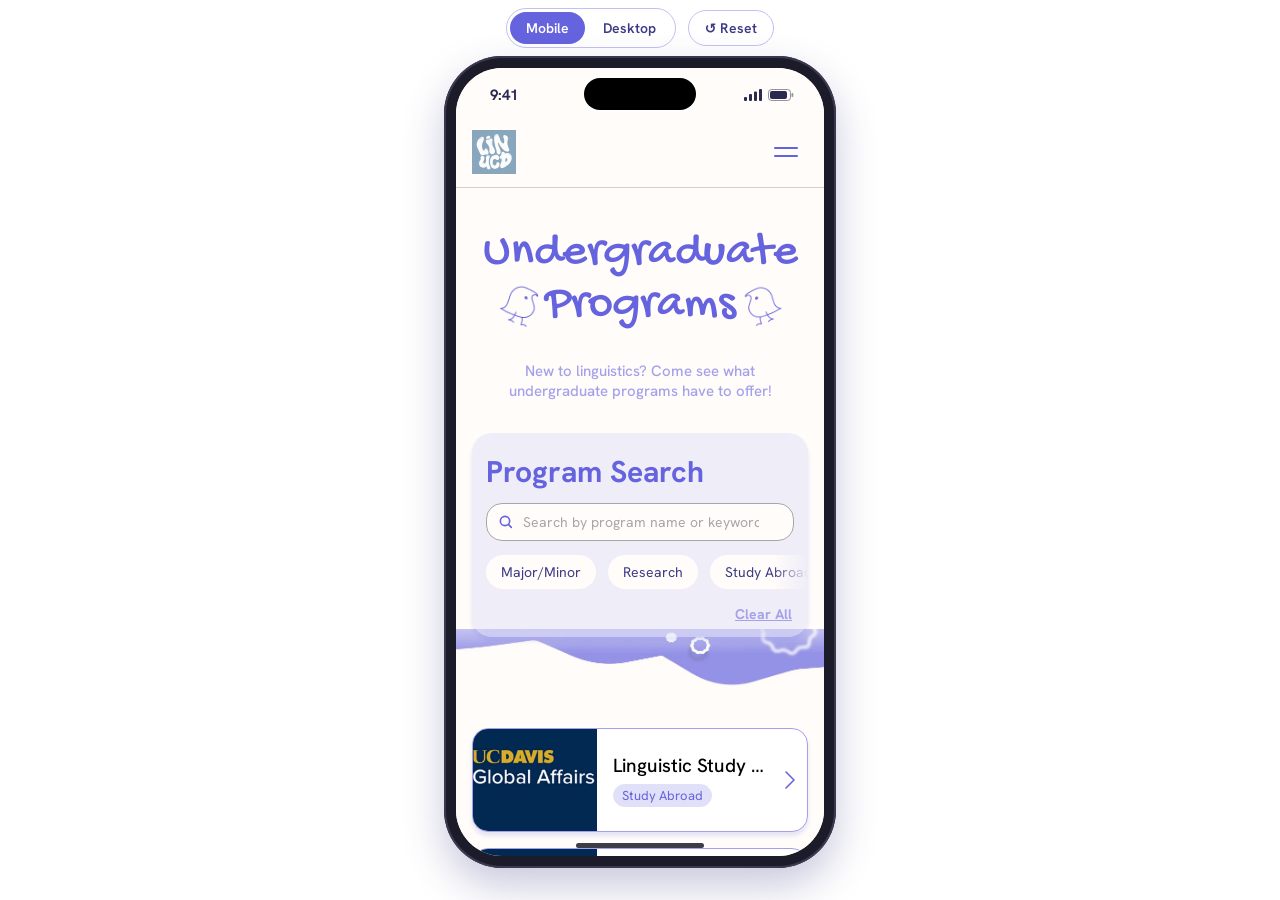
<file: prototypes/linguistics-club.html>
<!doctype html>
<html lang="en"><head><meta charset="utf-8"><meta name="viewport" content="width=device-width,initial-scale=1">
<title>Linguistics Club prototype</title>
<style>@font-face{font-family:'Gochi Hand';font-display:swap;src:url(../assets/fonts/gochi-hand.woff2)}@font-face{font-family:'Hanken Grotesk';font-weight:400;font-display:swap;src:url(../assets/fonts/hanken-grotesk-400.woff2)}@font-face{font-family:'Hanken Grotesk';font-weight:500;font-display:swap;src:url(../assets/fonts/hanken-grotesk-500.woff2)}@font-face{font-family:'Hanken Grotesk';font-weight:600;font-display:swap;src:url(../assets/fonts/hanken-grotesk-600.woff2)}@font-face{font-family:'Hanken Grotesk';font-weight:700;font-display:swap;src:url(../assets/fonts/hanken-grotesk-700.woff2)}</style>
<style>
:root{--p:#6563DE;--p2:#A3A1EB;--p3:#C1C1F2;--p4:#E0E0F8;--pd:#3D3B85;--bg:#FFFCF9;--g:#A7A7A8;--ink:#2a2950;--ok:#2f9e6b;--err:#d2486b;--div:rgba(167,167,168,.5)}
*{box-sizing:border-box;margin:0;padding:0}
html,body{height:100%;background:transparent;font-family:'Hanken Grotesk',system-ui,sans-serif;color:var(--ink);overflow:hidden}
button,input{font:inherit;color:inherit}
button{cursor:pointer;border:0;background:none;text-align:inherit}
img{display:block}
/* control bar */
.bar{height:56px;display:flex;align-items:center;justify-content:center;gap:12px}
.seg{display:flex;background:#fff;border:1.5px solid var(--p3);border-radius:999px;padding:3px;gap:2px}
.seg button{padding:7px 16px;border-radius:999px;font-size:14px;font-weight:600;color:var(--pd);transition:background .2s,color .2s,transform .1s}
.seg button:hover{background:var(--p4)}
.seg button.on{background:var(--p);color:#fff}
.seg button:active,.rst:active{transform:scale(.95)}
.rst{padding:8px 16px;border-radius:999px;font-size:14px;font-weight:600;background:#fff;border:1.5px solid var(--p3);color:var(--pd);transition:background .2s,transform .15s}
.rst:hover{background:var(--p4)}
#stage{position:relative;height:calc(100% - 56px)}
#dev{position:absolute;left:50%;top:0;transform-origin:top center}
/* phone frame */
#dev.m{width:392px;height:812px;border-radius:58px;background:#1c1b29;padding:12px;box-shadow:0 0 0 2px #3a3950 inset,0 18px 40px rgba(61,59,133,.28)}
#dev.m .scr{border-radius:46px}
.island{display:none}
#dev.m .island{display:block;position:absolute;top:22px;left:50%;width:112px;height:32px;margin-left:-56px;background:#000;border-radius:20px;z-index:30}
.status{display:none}
#dev.m .status{display:flex;height:48px;flex:none;align-items:center;justify-content:space-between;padding:6px 30px 0 34px;font-weight:700;font-size:15px;background:var(--bg);position:relative;z-index:20}
.status i{font-style:normal;display:flex;gap:6px;align-items:center}
.homebar{display:none}
#dev.m .homebar{display:block;position:absolute;bottom:20px;left:50%;width:128px;height:5px;margin-left:-64px;border-radius:9px;background:#1c1b29;opacity:.85;z-index:30}
/* browser frame */
#dev.d{width:1440px;border-radius:16px;background:#efedf7;box-shadow:0 0 0 2px var(--p3),0 24px 50px rgba(61,59,133,.22)}
#dev.d .scr{border-radius:0 0 16px 16px;height:calc(100% - 48px)}
.chrome{display:none}
#dev.d .chrome{display:flex;height:48px;align-items:center;gap:10px;padding:0 18px}
.chrome b{width:14px;height:14px;border-radius:50%;background:#f28b82}.chrome b+b{background:#f6c26b}.chrome b+b+b{background:#7fd18b}
.chrome span{margin-left:18px;flex:1;max-width:640px;background:#fff;border-radius:10px;padding:6px 14px;font-size:15px;color:#77769a}
.scr{position:relative;overflow:hidden;background:var(--bg);height:100%;display:flex;flex-direction:column}
/* ===== app nav ===== */
.nav{height:72px;flex:none;display:flex;align-items:center;justify-content:space-between;padding:0 16px;border-bottom:1px solid var(--div);background:var(--bg);position:relative;z-index:15}
.logo{width:44px;height:44px;transition:transform .15s}
.logo img{width:44px;height:44px}
.logo:hover{transform:rotate(-5deg)}
.links{display:none}
.burger{width:44px;height:44px;border-radius:12px;display:grid;place-items:center;transition:background .2s,transform .1s;position:relative}
.burger:hover{background:var(--p4)}.burger:active{transform:scale(.92)}
.burger span{position:absolute;left:10px;width:24px;height:2px;border-radius:2px;background:var(--p);transition:transform .25s}
.burger span:first-child{top:17px}.burger span+span{top:25px}
.open .burger span:first-child{transform:translateY(4px) rotate(45deg)}.open .burger span+span{transform:translateY(-4px) rotate(-45deg)}
/* drawer */
.drawer{position:absolute;left:0;right:0;bottom:0;top:72px;z-index:14;pointer-events:none}
#dev.m .drawer{top:120px}
.drawer .shade{position:absolute;inset:0;background:rgba(42,41,80,.25);opacity:0;transition:opacity .3s}
.drawer .panel{position:absolute;top:0;right:0;bottom:0;width:78%;background:var(--bg);border-left:1px solid var(--div);padding:18px 14px;transform:translateX(100%);transition:transform .32s cubic-bezier(.2,.8,.2,1);overflow:auto}
.open .drawer{pointer-events:auto}.open .drawer .shade{opacity:1}.open .drawer .panel{transform:none}
.panel a{display:flex;align-items:center;justify-content:space-between;padding:12px 14px;border-radius:12px;font-size:20px;font-weight:500;color:var(--p);cursor:pointer;transition:background .2s,transform .1s}
.panel a:hover{background:var(--p4)}.panel a:active{transform:scale(.98)}
.panel .sub a{font-size:17px;padding-left:30px;color:var(--p2)}
.panel .sub a:hover{color:var(--p)}
.panel a.cur{background:var(--p4)}
.panel hr{border:0;border-top:1px solid var(--div);margin:10px 14px}
/* screens */
.screens{position:relative;flex:1;overflow:hidden}
.screen{position:absolute;inset:0;overflow-y:auto;overflow-x:hidden;background:var(--bg);display:none;transition:transform .38s cubic-bezier(.2,.8,.2,1),opacity .38s;scrollbar-width:none}
.screen::-webkit-scrollbar{display:none}
.screen.vis{display:block}
/* ===== hero (mobile) ===== */
.hero{text-align:center;padding:40px 12px 0}
.hero h1{font-family:'Gochi Hand',cursive;font-weight:400;color:var(--p);font-size:48px;line-height:1.08}
.hero h1 .l2{display:inline-flex;align-items:center;gap:6px}
.hero h1 .l2 img{width:40px;height:auto}
.hero p{font-size:15px;line-height:20px;font-weight:500;color:var(--p2);margin:16px auto 0;max-width:290px}
.wug{display:none}
/* search card */
.search{background:rgba(224,224,248,.5);box-shadow:0 4px 4px rgba(132,130,229,.2);border-radius:20px;padding:20px 14px 10px;margin:32px 16px 0;position:relative;z-index:2;overflow:hidden}
.search h2{font-size:30px;line-height:38px;font-weight:700;color:var(--p);margin-bottom:12px}
.field{position:relative}
.field svg{position:absolute;left:12px;top:50%;margin-top:-8px}
.search input{width:100%;height:38px;border-radius:16px;border:1px solid var(--g);background:var(--bg);padding:0 34px 0 36px;font-size:14px;outline:none;transition:border-color .2s,box-shadow .2s}
.search input::placeholder{color:var(--g)}
.search input:hover{border-color:var(--p2)}
.search input:focus{border-color:var(--p);box-shadow:0 0 0 4px rgba(101,99,222,.15)}
.clr{position:absolute;right:6px;top:50%;margin-top:-13px;width:26px;height:26px;border-radius:50%;color:var(--p);display:none;font-size:18px;line-height:26px;text-align:center}
.clr:hover{background:var(--p4)}
.has .clr{display:block}
.chips{display:flex;gap:12px;margin:14px -14px 0;padding:0 14px 2px;overflow-x:auto;scrollbar-width:none;scroll-snap-type:x mandatory;scroll-padding:0 14px;scroll-behavior:smooth;cursor:grab;user-select:none;-webkit-user-select:none;overscroll-behavior-x:contain;-webkit-mask-image:linear-gradient(90deg,#000 0,#000 calc(100% - 36px),transparent);mask-image:linear-gradient(90deg,#000 0,#000 calc(100% - 36px),transparent)}.chips.mid{-webkit-mask-image:linear-gradient(90deg,transparent,#000 36px,#000 calc(100% - 36px),transparent);mask-image:linear-gradient(90deg,transparent,#000 36px,#000 calc(100% - 36px),transparent)}.chips.end{-webkit-mask-image:linear-gradient(90deg,transparent,#000 36px);mask-image:linear-gradient(90deg,transparent,#000 36px)}.chips.drag{cursor:grabbing;scroll-snap-type:none;scroll-behavior:auto}.chips .chip{scroll-snap-align:start}.chips.nudge{animation:nudge 1.6s .6s ease-in-out}@keyframes nudge{0%,100%{transform:none}35%,55%{transform:translateX(-28px)}}.d .chips,.d .chips.mid,.d .chips.end{-webkit-mask-image:none;mask-image:none;scroll-snap-type:none;cursor:auto;overflow:visible;animation:none}
.chips::-webkit-scrollbar{display:none}
.chip{flex:none;height:34px;padding:8px 14px;border-radius:20px;background:var(--bg);border:1px solid transparent;font-size:14px;line-height:18px;color:var(--pd);display:inline-flex;gap:6px;align-items:center;transition:background .15s,transform .1s,border-color .15s}
.chip:hover{border-color:var(--p2)}
.chip:active{transform:scale(.94)}
.chip.on{background:var(--p4);border-color:var(--p);color:var(--pd)}
.chip.on:before{content:'\00d7';font-size:16px;line-height:1;color:var(--p)}
.carow{display:flex;justify-content:flex-end;padding-top:10px}
.clearall{font-size:14px;font-weight:700;color:var(--p);text-decoration:underline;padding:4px 2px;opacity:.55}
.clearall.act{opacity:1}
.clearall:hover{color:var(--pd)}
.band{display:block;width:100%;margin-top:-8px;position:relative;z-index:1}
.band .bd{display:none}
.count{position:absolute;width:1px;height:1px;overflow:hidden;clip:rect(0 0 0 0)}
/* cards (mobile) */
.cards{display:flex;flex-direction:column;gap:16px;padding:40px 16px 0}
.card{display:flex;align-items:stretch;height:104px;border:1.5px solid var(--p2);border-radius:16px;overflow:hidden;background:#fff;width:100%;box-shadow:0 4px 4px rgba(132,130,229,.2);transition:transform .12s,box-shadow .2s,border-color .2s;position:relative;animation:in .35s both}
.card:hover{box-shadow:0 8px 18px rgba(101,99,222,.22);border-color:var(--p)}
.card:active{transform:scale(.98)}
.card .img{width:124px;flex:none;overflow:hidden;position:relative;background:#fff}
.card .img img{position:absolute;width:122%;height:122%;left:-11%;top:-11%;object-fit:cover}
.card .txt{flex:1;padding:12px 6px 12px 16px;display:flex;flex-direction:column;justify-content:center;gap:6px;min-width:0}
.card .ttl{font-size:19px;line-height:25px;font-weight:500;color:#000;white-space:nowrap;overflow:hidden;text-overflow:ellipsis}
.card .chev{width:34px;display:grid;place-items:center;flex:none}
.tag{display:inline-block;align-self:flex-start;padding:2px 8px;border-radius:12px;background:var(--p4);border:1px solid var(--p4);color:var(--p);font-size:13px;line-height:17px;font-weight:400}
.saved-badge{position:absolute;top:6px;left:6px;background:#fff;color:var(--p);border-radius:999px;font-size:11px;font-weight:700;padding:2px 8px;box-shadow:0 2px 6px rgba(61,59,133,.2);z-index:2}
.empty{display:none;text-align:center;padding:36px 24px 0;color:#77769a}
.empty b{display:block;font-family:'Gochi Hand',cursive;font-size:30px;font-weight:400;color:var(--p);margin-bottom:4px}
.empty.show{display:block}
.empty button{margin-top:12px}
@keyframes in{from{opacity:0;transform:translateY(8px)}}
/* buttons */
.btn{display:inline-flex;align-items:center;justify-content:center;gap:8px;height:48px;padding:0 22px;border-radius:999px;background:var(--p);color:#fff;font-weight:700;font-size:16px;transition:background .2s,transform .1s,box-shadow .2s;position:relative}
.btn:hover{background:#5452c9;box-shadow:0 6px 16px rgba(101,99,222,.3)}
.btn:active{transform:scale(.96)}
.btn.ghost{background:#fff;color:var(--p);border:1.5px solid var(--p)}
.btn.ghost:hover{background:var(--p4)}
.btn[disabled]{background:var(--p3);cursor:not-allowed;box-shadow:none;transform:none}
.btn.loading{pointer-events:none}
.btn.ok{background:var(--ok)}
.spin{width:18px;height:18px;border-radius:50%;border:2.5px solid rgba(255,255,255,.45);border-top-color:#fff;animation:sp .7s linear infinite}
@keyframes sp{to{transform:rotate(360deg)}}
.wide{width:100%}
/* pulse hint */
.pulse:not(.tapped){animation:pl 2.8s ease-out infinite}
.card.pulse:not(.tapped){animation:in .35s both,pl 2.8s 1s ease-out infinite}
@keyframes pl{0%{box-shadow:0 0 0 0 rgba(101,99,222,.38)}60%,100%{box-shadow:0 0 0 9px rgba(101,99,222,0)}}
@keyframes plf{0%,100%{filter:drop-shadow(0 0 0 rgba(101,99,222,0))}50%{filter:drop-shadow(0 0 12px rgba(101,99,222,.55))}}
/* detail */
.back{display:inline-flex;align-items:center;gap:6px;margin:14px 12px 0;padding:8px 14px 8px 10px;border-radius:999px;font-weight:600;color:var(--p);transition:background .2s,transform .1s}
.back:hover{background:var(--p4)}.back:active{transform:scale(.95)}
.dhero{width:240px;margin:12px auto 0}
.dhero img{width:100%;height:auto}
.dbody{padding:18px 16px 8px}
.dbody h2{font-size:28px;line-height:1.15;font-weight:500;color:#000;margin:10px 0 6px}
.dmeta{font-size:14px;color:var(--p2);font-weight:500;margin-bottom:14px}
.dbody p{font-size:16px;line-height:1.55;margin-bottom:18px;color:#3b3a55}
.dact{display:flex;flex-direction:column;gap:10px}
/* home */
.homehero{padding:40px 16px 10px;text-align:center}
.homehero h1{font-family:'Gochi Hand',cursive;font-weight:400;color:var(--p);font-size:52px;line-height:1.02}
.homehero .wugs{display:flex;justify-content:center;gap:10px;margin:8px 0}
.homehero .wugs img{width:44px}
.homehero p{color:var(--p2);font-weight:500;font-size:16px;line-height:1.5;margin:8px auto 22px;max-width:320px}
.hbtns{display:flex;flex-direction:column;gap:10px}
.tiles{display:grid;grid-template-columns:1fr 1fr;gap:12px;padding:24px 16px 0}
.tile{border-radius:16px;background:#fff;border:1.5px solid var(--p2);padding:16px;text-align:left;transition:transform .12s,border-color .2s,box-shadow .2s;min-height:96px;display:flex;flex-direction:column;justify-content:space-between;box-shadow:0 4px 4px rgba(132,130,229,.2)}
.tile:hover{border-color:var(--p)}.tile:active{transform:scale(.97)}
.tile b{font-size:16px;font-weight:500;color:#000}.tile small{font-size:13px;color:var(--p)}
/* mailing list */
.mail{padding:36px 16px 0}
.mail h1{font-family:'Gochi Hand',cursive;font-weight:400;color:var(--p);font-size:48px;line-height:1.05;text-align:center}
.mform>p{color:var(--p2);font-weight:500;margin:10px auto 22px;line-height:1.5;text-align:center;max-width:300px}
.mcard{background:rgba(224,224,248,.5);box-shadow:0 4px 4px rgba(132,130,229,.2);border-radius:20px;padding:20px 16px}
.fg{margin-bottom:14px}
.fg label{display:block;font-weight:600;font-size:14px;margin-bottom:6px;color:var(--pd)}
.fg .w{position:relative}
.fg input{width:100%;height:46px;border-radius:16px;border:1px solid var(--g);padding:0 40px 0 14px;font-size:16px;background:var(--bg);outline:none;transition:border-color .2s,box-shadow .2s}
.fg input:hover{border-color:var(--p2)}
.fg input:focus{border-color:var(--p);box-shadow:0 0 0 4px rgba(101,99,222,.15)}
.fg.bad input{border-color:var(--err);box-shadow:0 0 0 4px rgba(210,72,107,.12)}
.fg.good input{border-color:var(--ok)}
.fg .ic{position:absolute;right:12px;top:50%;margin-top:-11px;width:22px;height:22px;border-radius:50%;display:none;place-items:center;color:#fff;font-size:13px;font-weight:700}
.fg.good .ic{display:grid;background:var(--ok)}
.fg.bad .ic{display:grid;background:var(--err)}
.fg .msg{font-size:12.5px;margin-top:6px;min-height:16px;color:#77769a}
.fg.bad .msg{color:var(--err)}.fg.good .msg{color:var(--ok)}
.yr{display:flex;gap:8px;flex-wrap:wrap}
.success{display:none;text-align:center;padding:30px 10px 0}
.success .ck{width:84px;height:84px;margin:0 auto 18px;border-radius:50%;background:var(--p4);display:grid;place-items:center;animation:pop .45s cubic-bezier(.3,1.6,.5,1)}
.success path{stroke-dasharray:40;stroke-dashoffset:40;animation:dr .5s .2s forwards}
@keyframes dr{to{stroke-dashoffset:0}}@keyframes pop{from{transform:scale(.4);opacity:0}}
.success h2{font-family:'Gochi Hand',cursive;font-weight:400;font-size:40px;color:var(--p)}
.success p{color:#6f6e93;margin:8px 0 22px;line-height:1.5}
.done .mform{display:none}.done .success{display:block}
/* ===== footer (mobile) ===== */
.foot{margin-top:72px;background:var(--bg)}
.fwave{display:block;width:100%;height:auto}
.fwave.dk{display:none}
.f1{padding:28px 20px 0}
.fcols{display:none}
.floc{display:flex;flex-direction:column-reverse;gap:22px;align-items:flex-start}
.floc>div{display:flex;flex-direction:column;gap:6px}
.foot h4{font-size:20px;line-height:26px;font-weight:500;color:var(--p);margin-bottom:6px;cursor:default}
.foot p{font-size:16px;line-height:21px;font-weight:500;color:var(--p2)}
.foot a,.foot h4[data-go],.foot h4[data-toast]{cursor:pointer;transition:color .15s}
.foot a:hover,.foot h4[data-go]:hover,.foot h4[data-toast]:hover{color:var(--pd)}
.map{width:132px;height:124px;border-radius:16px;overflow:hidden;flex:none;transition:transform .15s,box-shadow .2s}
.map img{width:100%;height:100%;object-fit:cover}
.map:hover{transform:scale(1.04);box-shadow:0 6px 14px rgba(61,59,133,.2)}
.fdiv{height:1px;background:var(--div);margin:24px 20px}
.mlinks{display:flex;flex-direction:column;gap:20px;padding:24px 20px 4px}
.mlinks a{font-size:20px;line-height:26px;font-weight:500;color:var(--p)}
.f2{display:flex;flex-direction:column-reverse;gap:0;padding:0 0 30px}
.made{font-size:15px;color:var(--p2);text-align:center;display:block}
.made:before{content:'';display:block;height:1px;background:var(--div);margin:0 20px 18px}
.socials{display:flex;gap:10px;padding:0 20px}
.socials button{width:48px;height:48px;border-radius:50%;background:var(--p);display:grid;place-items:center;transition:transform .12s,background .2s}
.socials button svg{width:24px;height:24px}
.socials button:hover{background:var(--pd)}.socials button:active{transform:scale(.9)}
/* toast */
.toast{position:absolute;left:50%;bottom:34px;transform:translate(-50%,20px);background:var(--pd);color:#fff;padding:10px 16px;border-radius:12px;font-size:14px;font-weight:500;opacity:0;transition:.25s;z-index:40;pointer-events:none;white-space:nowrap}
.toast.show{opacity:1;transform:translate(-50%,0)}
.d .toast{font-size:18px;padding:14px 22px;bottom:40px}

/* ===== Desktop (Figma: Desktop Opportunities, 1440 wide) ===== */
.d .nav{height:65px;padding:10px 20px;gap:16px;background:#fff;justify-content:flex-start}
.d .burger{display:none}
.d .links{display:flex;gap:16px;align-items:center}
.d .links>a,.d .links>div>a{display:block;padding:6px 10px;border-radius:8px;font-size:18px;line-height:23px;font-weight:500;color:var(--p);cursor:pointer;transition:background .2s}
.d .links>a:hover,.d .links>div>a:hover,.d .links a.cur{background:var(--p4)}
.dd{position:relative}
.dd .menu{position:absolute;top:100%;left:0;background:#fff;border:1px solid var(--p3);border-radius:12px;padding:6px;min-width:240px;box-shadow:0 10px 24px rgba(61,59,133,.15);opacity:0;pointer-events:none;transform:translateY(-4px);transition:.18s;margin-top:4px}
.dd:hover .menu,.dd:focus-within .menu{opacity:1;pointer-events:auto;transform:none}
.menu a{display:block;padding:10px 12px;border-radius:8px;font-size:17px;font-weight:500;cursor:pointer;color:var(--p)}
.menu a:hover{background:var(--p4)}
.d .drawer{display:none}
.d .hero{height:500px;padding:0;position:relative;text-align:left}
.d .hero .ttlwrap{position:absolute;left:120px;top:76px;width:829px}
.d .hero h1{font-size:124px;line-height:146px}
.d .hero h1 .l2 img{display:none}
.d .hero p{font-size:20px;line-height:26px;max-width:434px;margin:6px 0 0}
.d .wug{display:block;position:absolute}
.d .wug.a{left:897px;top:133px;width:229px}
.d .wug.b{left:1181px;top:58px;width:166px}
.d .wug.c{left:1225px;top:252px;width:123px}
.d .search{margin:0 32px;padding:20px;display:flex;flex-direction:column;justify-content:center;gap:20px;min-height:230px;overflow:visible}
.d .search h2{font-size:48px;line-height:63px;margin:0}
.d .field{width:682px}
.d .field svg{left:16px;width:20px;height:20px;margin-top:-10px}
.d .search input{height:53px;border-color:#4F4F51;font-size:16px;padding-left:46px}
.d .chips{gap:30px;margin:0;padding:0;overflow:visible;flex-wrap:wrap;align-items:center}
.d .chip{min-width:66px;justify-content:center;padding:8px 12px}
.d .chiprow{display:flex;align-items:center;gap:30px}.d .carow{padding:0}
.d .clearall{font-size:14px;color:var(--pd)}
.d .band{margin-top:34px}
.d .band .bm{display:none}.d .band .bd{display:block}
.d .band img{width:1440px;height:auto}
.d .cards{display:grid;grid-template-columns:repeat(4,240px);justify-content:center;column-gap:116px;row-gap:100px;padding:55px 0 0}
.d .card{flex-direction:column;gap:18px;height:auto;border:0;background:none;border-radius:0;overflow:visible;width:240px;box-shadow:none}
.d .card:hover{box-shadow:none;transform:translateY(-4px)}
.d .card.pulse:not(.tapped){animation:in .35s both}
.d .card.pulse:not(.tapped) .img{animation:plf 2.6s 1s ease-in-out infinite}
.d .card .img{width:240px;height:240px;overflow:visible;background:none}
.d .card .img img{width:258px;height:258px;left:-9px;top:-9px;object-fit:fill;transition:filter .2s}
.d .card:hover .img img{filter:drop-shadow(0 8px 14px rgba(101,99,222,.35))}
.d .card .txt{padding:0;gap:8px}
.d .card .ttl{font-size:24px;line-height:31px}
.d .card .chev{display:none}
.d .tag{padding:3px 10px;font-size:12px;line-height:16px}
.d .saved-badge{top:6px;left:6px;font-size:14px}
.d .empty{padding:60px 0 0;font-size:18px}
.d .foot{margin-top:158px}
.d .fwave.mb{display:none}.d .fwave.dk{display:block}
.d .f1{display:flex;justify-content:space-between;align-items:flex-start;padding:52px 0;border-top:1px solid var(--div);margin:0 40px}
.d .fcols{display:flex;gap:54px}
.d .fcols>div{display:flex;flex-direction:column;gap:6px}
.d .foot a,.d .foot p{font-size:18px;line-height:23px;font-weight:500;color:var(--p2)}
.d .floc{flex-direction:row;gap:48px;width:416px}
.d .floc>div{gap:8px;width:235px}
.d .map{width:133px;height:125px}
.d .fdiv,.d .mlinks{display:none}
.d .f2{flex-direction:row;justify-content:space-between;align-items:center;padding:40px 0;margin:0 40px;border-top:1px solid var(--div)}
.d .made{font-size:16px;line-height:21px;text-align:left}
.d .made:before{display:none}
.d .socials{gap:8px;padding:0}
.d .socials button{width:30px;height:30px}
.d .socials button svg{width:18px;height:18px}
.d .back{margin:32px 112px 0;font-size:18px}
.d #s-detail .inner{display:grid;grid-template-columns:480px 1fr;gap:72px;padding:0 120px;align-items:start}
.d .dhero{width:480px;margin:24px 0 0}
.d .dbody{padding:56px 0 0}.d .dbody h2{font-size:56px}.d .dmeta{font-size:18px}.d .dbody p{font-size:20px;max-width:560px}
.d .dbody .tag{font-size:16px;padding:4px 12px}
.d .dact{flex-direction:row;max-width:560px}.d .dact .btn{flex:1;height:56px;font-size:18px}
.d .homehero{padding:110px 120px 0;text-align:left;position:relative}
.d .homehero h1{font-size:124px;line-height:1.05}
.d .homehero .wugs{position:absolute;right:140px;top:90px}.d .homehero .wugs img{width:160px}
.d .homehero p{font-size:20px;margin:14px 0 28px;max-width:520px}
.d .hbtns{flex-direction:row}
.d .hbtns .btn{height:56px;font-size:18px;padding:0 28px}
.d .tiles{grid-template-columns:repeat(4,1fr);padding:60px 120px 0;gap:24px}
.d .tile{min-height:140px;padding:22px}.d .tile b{font-size:22px}.d .tile small{font-size:16px}
.d .mail{max-width:640px;margin:0 auto;padding-top:80px}
.d .mail h1{font-size:96px}
.d .mform>p{font-size:20px;max-width:460px}
.d .fg label{font-size:16px}.d .fg input{height:53px;font-size:17px}
.d .btn#sub{height:56px;font-size:18px}
@media (prefers-reduced-motion:reduce){*{animation:none!important;transition:none!important}}
</style></head>
<body>
<div class="bar">
  <div class="seg" role="group" aria-label="Device view"><button id="vm" class="on" aria-pressed="true">Mobile</button><button id="vd" aria-pressed="false">Desktop</button></div>
  <button class="rst" id="reset">&#8634; Reset</button>
</div>
<div id="stage">
 <div id="dev" class="m">
  <div class="island"></div><div class="homebar"></div>
  <div class="chrome"><b></b><b></b><b></b><span id="url"></span></div>
  <div class="scr" id="scr">
   <div class="status"><span>9:41</span><i><svg width="18" height="12" viewBox="0 0 18 12"><rect x="0" y="8" width="3" height="4" rx="1" fill="#2a2950"/><rect x="5" y="5" width="3" height="7" rx="1" fill="#2a2950"/><rect x="10" y="2.5" width="3" height="9.5" rx="1" fill="#2a2950"/><rect x="15" y="0" width="3" height="12" rx="1" fill="#2a2950"/></svg><svg width="26" height="12" viewBox="0 0 26 12"><rect x=".5" y=".5" width="22" height="11" rx="3" fill="none" stroke="#2a2950" opacity=".5"/><rect x="2" y="2" width="17" height="8" rx="2" fill="#2a2950"/><rect x="23.5" y="4" width="1.8" height="4" rx="1" fill="#2a2950" opacity=".5"/></svg></i></div>
   <header class="nav">
    <button class="logo" data-go="home" aria-label="Linguistics Club home"><img src="../assets/images/proto-lin-ucd-logo.png" alt=""></button>
    <nav class="links">
      <a data-go="home">Home</a><a data-toast="About Us">About Us</a><a data-toast="Archive">Archive</a>
      <div class="dd"><a data-go="ug" id="lopp" class="pulse">Opportunities</a><div class="menu"><a data-go="ug">Undergraduate Programs</a><a data-go="grad">Graduate Programs</a><a data-go="mail">Join our mailing list</a></div></div>
    </nav>
    <button class="burger pulse" id="burger" aria-label="Open menu" aria-expanded="false"><span></span><span></span></button>
   </header>
   <div class="drawer"><div class="shade" id="shade"></div><div class="panel">
     <a data-go="home">Home</a><a data-toast="About Us">About Us</a><a data-toast="Archive">Archive</a>
     <a data-go="ug">Opportunities</a>
     <div class="sub"><a data-go="ug">Undergraduate Programs <span>&#8250;</span></a><a data-go="grad">Graduate Programs <span>&#8250;</span></a></div>
     <hr><a data-go="mail">Join our mailing list <span>&#8250;</span></a>
   </div></div>
   <div class="screens" id="screens">
    <section class="screen" id="s-home"></section>
    <section class="screen" id="s-ug"></section>
    <section class="screen" id="s-grad"></section>
    <section class="screen" id="s-detail"></section>
    <section class="screen" id="s-mail"></section>
   </div>
   <div class="toast" id="toast"></div>
  </div>
 </div>
</div>
<script>
(function(){
var $=function(s,r){return (r||document).querySelector(s)},$$=function(s,r){return Array.prototype.slice.call((r||document).querySelectorAll(s))};
var TAGS=['Major/Minor','Research','Study Abroad','Internship','Leadership'];
var CHEV='<svg width="12" height="20" viewBox="0 0 12 20" fill="none" stroke="#6563DE" stroke-width="1.6" stroke-linecap="round" stroke-linejoin="round"><path d="M2 2l8 8-8 8"/></svg>';
var ITEMS={
 clr:{t:'CLR UC Davis',tag:'Research',img:'../assets/images/proto-clr.webp',lvl:'ug',d:'The UC Davis Symposium on Language Research, a student conference where undergraduates present and attend linguistics research talks.'},
 ga:{t:'Global Affairs',tm:'Linguistic Study Abroad',tag:'Study Abroad',img:'../assets/images/proto-global-affairs.webp',lvl:'ug',d:'Study abroad programs through UC Davis Global Affairs, including options that count toward linguistics coursework.'},
 lm:{t:'Linguistics Major',tag:'Major/Minor',img:'../assets/images/proto-linguistics-major.webp',lvl:'ug',d:'Declare the linguistics major or minor and explore sound, structure and meaning across the world’s languages.'},
 fl:{t:'Ferreiralab Assistant',tag:'Internship',img:'../assets/images/proto-ferreiralab.webp',lvl:'ug',d:'Join the Ferreira Lab as an undergraduate research assistant and help run language processing studies.'},
 phd:{t:'Ph.D. Program',tag:'Major/Minor',img:'../assets/images/proto-phd.webp',lvl:'grad',d:'Doctoral study in linguistics at UC Davis. Questions about applying go to the Graduate Coordinator, Stephanie Fallas.'},
 ma:{t:'M.A. Program',tag:'Major/Minor',img:'../assets/images/proto-ma.webp',lvl:'grad',d:'A master’s degree in linguistics for students ready to go deeper into theory and research.'},
 gc:{t:'Governing Committee',tag:'Leadership',img:'../assets/images/proto-governing-committee.webp',lvl:'grad',d:'Represent graduate students on the department’s governing committee and help shape the program.'},
 ph:{t:'Phonetics Lab',tag:'Research',img:'../assets/images/proto-phonetics-lab.webp',lvl:'grad',d:'Work in the Phonetics Lab on speech production and perception research.'}};
var ORD={ug:{d:['clr','ga','lm','fl','clr','ga','lm','fl'],m:['ga','ga','clr','clr','fl','fl','lm','lm']},
 grad:{d:['phd','ma','gc','ph','phd','ma','gc','ph'],m:['phd','phd','ma','ma','gc','gc','ph','ph']}};
var PAGE={ug:{a:'Undergraduate',sub:'New to linguistics? Come see what undergraduate programs have to offer!'},grad:{a:'Graduate',sub:'Ready to dive even deeper into linguistics? Seek opportunities below!'}};
var st, cur, hist, view='m';
function fresh(){return {ug:{q:'',f:[]},grad:{q:'',f:[]},saved:{},sel:null,mail:{name:'',email:'',yr:'',done:false}}}
function esc(s){return String(s).replace(/[&<>"]/g,function(c){return {'&':'&amp;','<':'&lt;','>':'&gt;','"':'&quot;'}[c]})}
var DISC='<svg viewBox="0 0 24 24" fill="#FFFCF9"><path d="M19.3 5.3A16.6 16.6 0 0 0 15.2 4l-.5 1.1a15.4 15.4 0 0 0-5.4 0L8.8 4a16.6 16.6 0 0 0-4.1 1.3C2.1 9.2 1.4 13 1.7 16.7a16.7 16.7 0 0 0 5.1 2.6l1.1-1.8-1.8-.9.4-.3a11.9 11.9 0 0 0 11 0l.4.3-1.8.9 1.1 1.8a16.7 16.7 0 0 0 5.1-2.6c.4-4.3-.7-8-3-11.4zM8.7 14.5c-1 0-1.8-.9-1.8-2s.8-2 1.8-2 1.8.9 1.8 2-.8 2-1.8 2zm6.6 0c-1 0-1.8-.9-1.8-2s.8-2 1.8-2 1.8.9 1.8 2-.8 2-1.8 2z"/></svg>';
var INSTA='<svg viewBox="0 0 24 24" fill="none" stroke="#FFFCF9" stroke-width="2"><rect x="5" y="5" width="14" height="14" rx="4"/><circle cx="12" cy="12" r="3"/><circle cx="16.3" cy="7.7" r=".6" fill="#FFFCF9"/></svg>';
function footer(){return '<div class="foot"><img class="fwave mb" src="../assets/images/proto-footer-wave-mobile.png" alt=""><img class="fwave dk" src="../assets/images/proto-footer-wave-desktop.png" alt="">'
 +'<div class="f1"><div class="fcols">'
 +'<div><h4 data-go="home">Home</h4><a data-go="home">Schedule</a></div>'
 +'<div><h4 data-toast="About Us">About Us</h4><a data-toast="Mission">Mission</a><a data-toast="Board">Board</a><a data-toast="FAQ">FAQ</a></div>'
 +'<div><h4 data-toast="Archive">Archive</h4><a data-toast="Milestones">Milestones</a><a data-toast="Past Events">Past Events</a><a data-toast="Past Presentations">Past Presentations</a><a data-toast="Our Community">Our Community</a></div>'
 +'<div><h4 data-go="ug">Opportunities</h4><a data-go="grad">Graduate Programs</a><a data-go="ug">Undergraduate Programs</a></div>'
 +'</div><div class="floc"><div><h4>Meeting Location</h4><p>Kerr Hall - Room 273</p><p>200 California Ave, Davis, CA</p><p>lingusticsclub@ucdavis.edu</p></div><button class="map" data-toast="Map" aria-label="Map of Kerr Hall"><img src="../assets/images/proto-map-kerr-hall.webp" alt="Map showing Kerr Hall"></button></div></div>'
 +'<div class="fdiv"></div>'
 +'<div class="f2"><span class="made">Made with &#128156; by #include at Davis</span><div><div class="socials"><button data-toast="Discord" aria-label="Discord">'+DISC+'</button><button data-toast="Instagram" aria-label="Instagram">'+INSTA+'</button></div>'
 +'<div class="mlinks"><a data-go="home">Home</a><a data-toast="About Us">About Us</a><a data-toast="Archive">Archive</a><a data-go="ug">Opportunities</a></div></div></div></div>'}

function edges(c){var max=c.scrollWidth-c.clientWidth;c.classList.toggle('mid',c.scrollLeft>4&&c.scrollLeft<max-4);c.classList.toggle('end',max>4&&c.scrollLeft>=max-4)}
function carousel(c){if(c._car)return;c._car=1;var down=null,sx=0,sl=0,moved=0;
 c.addEventListener('scroll',function(){edges(c)},{passive:true});
 c.addEventListener('pointerdown',function(e){if(view!=='m'||e.pointerType!=='mouse')return;down=e.pointerId;sx=e.clientX;sl=c.scrollLeft;moved=0});
 window.addEventListener('pointermove',function(e){if(down!==e.pointerId)return;var dx=e.clientX-sx;if(Math.abs(dx)>4){c.classList.add('drag');moved=1}if(moved)c.scrollLeft=sl-dx});
 window.addEventListener('pointerup',function(e){if(down!==e.pointerId)return;down=null;if(moved){c.classList.remove('drag');var mx=c.scrollWidth-c.clientWidth,best=0,bd=1e9;$$('.chip',c).map(function(ch){return Math.min(mx,ch.offsetLeft-14)}).concat([mx]).forEach(function(v){var d=Math.abs(v-c.scrollLeft);if(d<bd){bd=d;best=v}});c.scrollTo({left:Math.max(0,best),behavior:'smooth'});c._sup=1;setTimeout(function(){c._sup=0},50)}});
 c.addEventListener('click',function(e){if(c._sup){e.stopPropagation();e.preventDefault()}},true);
 c.addEventListener('wheel',function(e){if(view!=='m')return;var max=c.scrollWidth-c.clientWidth,d=Math.abs(e.deltaX)>Math.abs(e.deltaY)?e.deltaX:e.deltaY;if((d>0&&c.scrollLeft<max-1)||(d<0&&c.scrollLeft>1)){e.preventDefault();c.style.scrollBehavior='auto';c.scrollLeft+=d;c.style.scrollBehavior=''}},{passive:false});
 edges(c)}
function initCarousels(){$$('.chips').forEach(function(c){carousel(c);edges(c)})}
function list(k){var P=PAGE[k];
 var h='<div class="hero"><img class="wug a" src="../assets/images/proto-wug-a.png" alt=""><img class="wug b" src="../assets/images/proto-wug-b.png" alt=""><img class="wug c" src="../assets/images/proto-wug-c.png" alt=""><div class="ttlwrap"><h1>'+P.a+'<br><span class="l2"><img src="../assets/images/proto-wug-small-a.png" alt="">Programs<img src="../assets/images/proto-wug-small-b.png" alt=""></span></h1><p>'+P.sub+'</p></div></div>';
 h+='<div class="search"><h2>Program Search</h2><div class="field"><svg width="16" height="16" viewBox="0 0 24 24" fill="none" stroke="#6563DE" stroke-width="2.4" stroke-linecap="round"><circle cx="10.5" cy="10.5" r="7"/><path d="M20 20l-4.5-4.5"/></svg><input type="text" inputmode="search" enterkeyhint="search" aria-label="Search programs" data-q="'+k+'"><button class="clr" data-clr="'+k+'" aria-label="Clear search">&#215;</button></div><div class="chiprow"><div class="chips">';
 TAGS.forEach(function(t){h+='<button class="chip" data-chip="'+t+'" data-k="'+k+'" aria-pressed="false">'+t+'</button>'});
 h+='</div><div class="carow"><button class="clearall" data-clearall="'+k+'">Clear All</button></div></div></div>';
 h+='<div class="band" aria-hidden="true"><img class="bm" src="../assets/images/proto-band-mobile.webp" alt="" style="width:100%"><img class="bd" src="../assets/images/proto-band-desktop.webp" alt=""></div>';
 h+='<div class="count" aria-live="polite"></div><div class="cards"></div><div class="empty"><b>No matches yet</b>Try another keyword or clear your filters.<br><button class="btn ghost" data-clearall="'+k+'">Clear filters</button></div>'+footer();
 $('#s-'+k).innerHTML=h; renderCards(k);var c=$('#s-'+k+' .chips');carousel(c);if(view==='m'){c.classList.add('nudge');setTimeout(function(){c.classList.remove('nudge')},2400)}}
function matches(id,S,q){var it=ITEMS[id];return (!S.f.length||S.f.indexOf(it.tag)>-1)&&(!q||(it.t+' '+(it.tm||'')+' '+it.tag+' '+it.d).toLowerCase().indexOf(q)>-1)}
function renderCards(k){var S=st[k],q=S.q.trim().toLowerCase(),sc=$('#s-'+k);
 var ids=ORD[k][view].filter(function(id){return matches(id,S,q)});
 var h='';ids.forEach(function(id,n){var it=ITEMS[id],title=view==='m'&&it.tm?it.tm:it.t;
   h+='<button class="card'+(n===0?' pulse':'')+'" data-open="'+id+'" style="animation-delay:'+(n*40)+'ms" aria-label="'+esc(title)+', '+it.tag+'"><span class="img"><img src="'+it.img+'" alt=""></span><span class="txt"><span class="ttl">'+hl(title,q)+'</span><span class="tag">'+it.tag+'</span></span><span class="chev">'+CHEV+'</span>'+(st.saved[id]?'<span class="saved-badge">&#9733; Saved</span>':'')+'</button>'});
 $('.cards',sc).innerHTML=h;
 $('.count',sc).textContent=ids.length+' programs';
 $('.empty',sc).classList.toggle('show',!ids.length);
 $$('.chip',sc).forEach(function(c){var on=S.f.indexOf(c.dataset.chip)>-1;c.classList.toggle('on',on);c.setAttribute('aria-pressed',on)});
 $('.clearall',sc).classList.toggle('act',!!(S.f.length||S.q));
 $('.field',sc).classList.toggle('has',!!S.q)}
function hl(t,q){var e=esc(t);if(!q)return e;var i=t.toLowerCase().indexOf(q);if(i<0)return e;return esc(t.slice(0,i))+'<mark style="background:#E0E0F8;color:inherit;border-radius:3px">'+esc(t.slice(i,i+q.length))+'</mark>'+esc(t.slice(i+q.length))}
function detail(id){st.sel=id;var it=ITEMS[id],sv=st.saved[id],title=view==='m'&&it.tm?it.tm:it.t;
 $('#s-detail').innerHTML='<button class="back" data-back>&#8249; '+PAGE[it.lvl].a+' Programs</button><div class="inner"><div class="dhero"><img src="'+it.img+'" alt="'+esc(title)+'"></div><div class="dbody"><span class="tag">'+it.tag+'</span><h2>'+esc(title)+'</h2><div class="dmeta">'+PAGE[it.lvl].a+' Programs</div><p>'+esc(it.d)+'</p><div class="dact"><button class="btn wide '+(sv?'ok':'pulse')+'" id="save">'+(sv?'&#10003; Saved to your list':'&#9734; Save program')+'</button><button class="btn ghost wide" data-toast="The program site">Visit program site</button></div></div></div>'+footer();
 $('#s-detail').scrollTop=0}
function home(){$('#s-home').innerHTML='<div class="homehero"><h1>Linguistics Club<br>at UC Davis</h1><div class="wugs"><img src="../assets/images/proto-wug-small-a.png" alt=""><img src="../assets/images/proto-wug-small-b.png" alt=""></div><p>Find programs, research and study abroad opportunities, and meet people who love language as much as you do.</p><div class="hbtns"><button class="btn pulse" data-go="ug">Explore opportunities</button><button class="btn ghost" data-go="mail">Join our mailing list</button></div></div><div class="tiles"><button class="tile" data-go="ug"><b>Undergraduate Programs</b><small>Browse &#8250;</small></button><button class="tile" data-go="grad"><b>Graduate Programs</b><small>Browse &#8250;</small></button><button class="tile" data-toast="About Us"><b>About Us</b><small>Mission and board &#8250;</small></button><button class="tile" data-toast="Archive"><b>Archive</b><small>Past events &#8250;</small></button></div>'+footer()}
function mail(){var M=st.mail;$('#s-mail').innerHTML='<div class="mail'+(M.done?' done':'')+'"><div class="mform"><h1>Join our mailing list</h1><p>Get meeting reminders, new opportunities and event invites.</p><form id="mf" class="mcard" novalidate><div class="fg" id="g-name"><label for="fn">Full name</label><div class="w"><input id="fn" autocomplete="name" placeholder="Your name" value="'+esc(M.name)+'"><span class="ic"></span></div><div class="msg">So we know what to call you</div></div><div class="fg" id="g-email"><label for="fe">UC Davis email</label><div class="w"><input id="fe" type="email" autocomplete="email" placeholder="you@ucdavis.edu" value="'+esc(M.email)+'"><span class="ic"></span></div><div class="msg">Use your @ucdavis.edu address</div></div><div class="fg"><label>Year</label><div class="yr">'+['1st','2nd','3rd','4th+','Grad'].map(function(y){return '<button type="button" class="chip'+(M.yr===y?' on':'')+'" data-yr="'+y+'">'+y+'</button>'}).join('')+'</div></div><button class="btn wide" id="sub" disabled>Subscribe</button></form></div><div class="success"><div class="ck"><svg width="44" height="44" viewBox="0 0 44 44" fill="none" stroke="#6563DE" stroke-width="4" stroke-linecap="round" stroke-linejoin="round"><path d="M11 23l7 7 15-16"/></svg></div><h2>You are on the list!</h2><p id="okmsg"></p><button class="btn" data-go="ug">Browse opportunities</button></div></div>'+footer();
 $('#fn').addEventListener('input',val);$('#fe').addEventListener('input',val);
 $('#fn').addEventListener('blur',function(){touched.name=1;val()});$('#fe').addEventListener('blur',function(){touched.email=1;val()});
 $('#mf').addEventListener('submit',function(e){e.preventDefault();submit()});
 if(M.name||M.email){touched={name:1,email:1}}val()}
var touched={};
function val(){var M=st.mail,n=$('#fn'),e=$('#fe');if(!n)return;M.name=n.value;M.email=e.value;
 var nv=M.name.trim().length>=2,ev=/^[^\s@]+@ucdavis\.edu$/i.test(M.email.trim()),loose=/^[^\s@]+@[^\s@]+\.[^\s@]+$/.test(M.email.trim());
 set('g-name',nv?'good':((M.name.trim()||touched.name)?'bad':''),nv?'Nice to meet you, '+esc(M.name.trim().split(' ')[0])+'!':(M.name||touched.name?'Please enter at least 2 characters':'So we know what to call you'));
 var em=!M.email?(touched.email?'Email is required':'Use your @ucdavis.edu address'):ev?'Looks good':loose?'Please use your @ucdavis.edu address':(M.email.indexOf('@')<0?'Missing the @ symbol':'Keep going, that is not a full email yet');
 set('g-email',ev?'good':((M.email&&(touched.email||loose))||(touched.email&&!M.email)?'bad':''),em);
 $('#sub').disabled=!(nv&&ev)}
function set(id,cls,msg){var g=$('#'+id);g.classList.remove('good','bad');if(cls)g.classList.add(cls);$('.ic',g).innerHTML=cls==='good'?'&#10003;':cls==='bad'?'!':'';$('.msg',g).innerHTML=msg}
function submit(){var b=$('#sub');if(b.disabled)return;b.classList.add('loading');b.innerHTML='<span class="spin"></span> Subscribing…';
 setTimeout(function(){b.classList.remove('loading');b.classList.add('ok');b.innerHTML='&#10003; Subscribed';
  setTimeout(function(){st.mail.done=true;$('#okmsg').innerHTML='We will send updates to <b>'+esc(st.mail.email.trim())+'</b>. See you at Kerr Hall 273!';$('.mail').classList.add('done')},500)},1200)}
function save(){var b=$('#save');if(st.saved[st.sel]){delete st.saved[st.sel];b.className='btn wide';b.innerHTML='&#9734; Save program';toast('Removed from your list');renderCards(ITEMS[st.sel].lvl);return}
 b.classList.add('loading');b.innerHTML='<span class="spin"></span> Saving…';
 setTimeout(function(){st.saved[st.sel]=1;b.classList.remove('loading');b.classList.add('ok');b.innerHTML='&#10003; Saved to your list';toast('Saved! It is starred on the list');renderCards(ITEMS[st.sel].lvl)},900)}
var tt;function toast(m){var t=$('#toast');t.textContent=m;t.classList.add('show');clearTimeout(tt);tt=setTimeout(function(){t.classList.remove('show')},1800)}
var ORDER=['home','ug','grad','detail','mail'];
function urlFor(id){return 'linguisticsclub.ucdavis.edu/'+({home:'',ug:'opportunities/undergraduate',grad:'opportunities/graduate',mail:'mailing-list',detail:'opportunities/'+(st.sel&&ITEMS[st.sel].lvl==='grad'?'graduate/':'undergraduate/')+st.sel})[id]}
function go(id,dir,nopush){drawer(false);if(id===cur){$('#s-'+id).scrollTo({top:0,behavior:'smooth'});return}
 if(dir==null)dir=ORDER.indexOf(id)>=ORDER.indexOf(cur)?1:-1;
 var a=$('#s-'+cur),b=$('#s-'+id);if(!nopush)hist.push(cur);
 b.style.transition='none';b.style.transform='translateX('+(dir*100)+'%)';b.style.opacity='1';b.classList.add('vis');if(id==='detail')b.scrollTop=0;void b.offsetWidth;
 b.style.transition='';a.style.transition='';b.style.transform='translateX(0)';a.style.transform='translateX('+(-dir*30)+'%)';a.style.opacity='.4';
 var old=cur;setTimeout(function(){if(cur!==old){a.classList.remove('vis');a.style.transform='';a.style.opacity=''}},400);
 cur=id;navState()}
function navState(){$('#url').textContent=urlFor(cur);$$('.links>a,.panel a').forEach(function(a){a.classList.toggle('cur',a.dataset.go===cur)});$('#lopp').classList.toggle('cur',cur==='ug'||cur==='grad'||cur==='detail')}
function drawer(o){$('#scr').classList.toggle('open',o);$('#burger').setAttribute('aria-expanded',o)}
document.addEventListener('click',function(e){var t=e.target.closest('button,a,h4[data-go],h4[data-toast]');if(!t)return;
 if(t.classList.contains('pulse'))t.classList.add('tapped');
 var d=t.dataset;
 if(t.id==='burger')return drawer(!$('#scr').classList.contains('open'));
 if(d.go)return go(d.go);
 if(d.toast){drawer(false);return toast(d.toast+' is outside this prototype')}
 if(d.chip){var S=st[d.k],i=S.f.indexOf(d.chip);i>-1?S.f.splice(i,1):S.f.push(d.chip);if(view==='m'){var cc=t.parentNode,l=t.offsetLeft-14,r=t.offsetLeft+t.offsetWidth-cc.clientWidth+14;if(cc.scrollLeft>l)cc.scrollTo({left:l,behavior:'smooth'});else if(cc.scrollLeft<r)cc.scrollTo({left:r,behavior:'smooth'})}return renderCards(d.k)}
 if(d.clearall){var k=d.clearall;st[k]={q:'',f:[]};$('#s-'+k+' .chips').scrollTo({left:0,behavior:'smooth'});$('#s-'+k+' input').value='';return renderCards(k)}
 if(d.clr){st[d.clr].q='';var inp=$('#s-'+d.clr+' input');inp.value='';inp.focus();return renderCards(d.clr)}
 if(d.open){detail(d.open);return go('detail',1)}
 if(d.back!=null){var p=hist.pop()||'ug';return go(p,-1,true)}
 if(d.yr){st.mail.yr=st.mail.yr===d.yr?'':d.yr;$$('[data-yr]').forEach(function(b){b.classList.toggle('on',b.dataset.yr===st.mail.yr)});return}
 if(t.id==='save')return save()});
$('#shade').addEventListener('click',function(){drawer(false)});
document.addEventListener('input',function(e){var k=e.target.dataset&&e.target.dataset.q;if(k){st[k].q=e.target.value;renderCards(k)}});
function placeholders(){$$('[data-q]').forEach(function(i){i.placeholder=view==='d'?'Search by program title, keyword, or category':'Search by program name or keyword'})}
function reset(){st=fresh();hist=[];cur='ug';touched={};drawer(false);home();list('ug');list('grad');mail();$('#s-detail').innerHTML='';placeholders();
 $$('.screen').forEach(function(s){s.classList.remove('vis');s.style.transform='';s.style.opacity='';s.scrollTop=0});$('#s-ug').classList.add('vis');
 $$('.tapped').forEach(function(x){x.classList.remove('tapped')});navState()}
function setView(v){view=v;var dv=$('#dev');dv.className=v;$('#scr').classList.toggle('d',v==='d');$('#vm').classList.toggle('on',v==='m');$('#vd').classList.toggle('on',v==='d');$('#vm').setAttribute('aria-pressed',v==='m');$('#vd').setAttribute('aria-pressed',v==='d');
 placeholders();renderCards('ug');renderCards('grad');if(st.sel)detail(st.sel);drawer(false);fit();initCarousels()}
function fit(){var dv=$('#dev'),W=$('#stage').clientWidth-12,H=$('#stage').clientHeight-12,s;
 if(view==='m'){dv.style.height='';s=Math.min(1,W/392,H/812)}else{s=Math.min(1,W/1440);dv.style.height=(H/s)+'px'}
 dv.style.transform='translateX(-50%) scale('+s+')'}
$('#vm').onclick=function(){setView('m')};$('#vd').onclick=function(){setView('d')};
$('#reset').onclick=function(){var b=this;b.style.transform='rotate(-8deg)';setTimeout(function(){b.style.transform=''},150);reset();toast('Prototype reset')};
window.addEventListener('resize',fit);
reset();fit();
})();
</script>
</body></html>
</file>
<file: css/pixel-pals.css>
/* Pixel Pals — cozy farm design-system components. */
/* Pixel Pals — cozy farm components. Tokens come from tokens.css. */
.pp-root, .pp-root * { box-sizing: border-box; }
body { background: var(--surface); color: var(--ink); font-family: var(--font-body); }
img.px { image-rendering: pixelated; display: block; }

/* Outer notched outline (wood-dark), shared */
.pp-frame, .pp-btn {
  --o: var(--border-pixel);
  --outline-ring:
    0 calc(-1 * var(--o)) 0 0 var(--wood-dark), 0 var(--o) 0 0 var(--wood-dark),
    calc(-1 * var(--o)) 0 0 0 var(--wood-dark), var(--o) 0 0 0 var(--wood-dark);
  margin: var(--o);
}

/* The wooden frame */
.pp-frame {
  position: relative;
  background: var(--surface-raised);
  border: var(--border-wood) solid var(--wood);
  box-shadow: inset 0 0 0 2px var(--wood-light), var(--outline-ring),
    calc(var(--o) + 4px) calc(var(--o) + 4px) 0 0 var(--pixel-shadow);
}
.pp-frame.lift { transition: transform 120ms steps(3), box-shadow 120ms steps(3); }
.pp-frame.lift:hover { transform: translate(-2px,-2px);
  box-shadow: inset 0 0 0 2px var(--wood-light), var(--outline-ring),
    calc(var(--o) + 8px) calc(var(--o) + 8px) 0 0 var(--pixel-shadow); }

/* Button: a wooden plank */
.pp-btn {
  font-family: var(--font-pixel); font-size: 22px; line-height: 22px; letter-spacing: .04em; text-transform: uppercase;
  display: inline-flex; align-items: center; gap: var(--space-2);
  padding: var(--space-3) var(--space-4) calc(var(--space-3) - 2px);
  border: 0; cursor: pointer; text-decoration: none; color: var(--on-wood); background: var(--wood);
  box-shadow: inset 0 2px 0 0 var(--wood-light), inset 0 -3px 0 0 #00000033, var(--outline-ring),
    calc(var(--o) + 4px) calc(var(--o) + 4px) 0 0 var(--pixel-shadow);
  transition: transform 120ms steps(3), box-shadow 120ms steps(3);
}
.pp-btn img { width: 24px; height: 24px; image-rendering: pixelated; }
.pp-btn:hover { filter: brightness(1.06); }
.pp-btn:active, .pp-btn.is-pressed { transform: translate(4px,4px);
  box-shadow: inset 0 3px 0 0 #00000033, var(--outline-ring); }
.pp-btn:focus-visible { outline: 3px solid var(--focus); outline-offset: 6px; }
.pp-btn.grass { background: var(--grass); color: var(--on-fill); box-shadow: inset 0 2px 0 0 #ffffff55, inset 0 -3px 0 0 #00000026, var(--outline-ring), calc(var(--o) + 4px) calc(var(--o) + 4px) 0 0 var(--pixel-shadow); }
.pp-btn.secondary { background: var(--surface-raised); color: var(--ink); box-shadow: inset 0 -3px 0 0 #00000014, var(--outline-ring), calc(var(--o) + 4px) calc(var(--o) + 4px) 0 0 var(--pixel-shadow); }
.pp-btn.ghost { background: transparent; color: var(--accent-text); box-shadow: none; text-decoration: underline; text-underline-offset: 4px; margin: 0; }
.pp-btn:disabled { opacity: .5; cursor: not-allowed; transform: none; box-shadow: var(--outline-ring); }

/* Sticker: a seed tag */
.pp-sticker {
  font-family: var(--font-pixel); font-size: 18px; line-height: 18px; letter-spacing: .04em; text-transform: uppercase;
  display: inline-flex; align-items: center; gap: var(--space-1);
  padding: var(--space-1) var(--space-2) 2px; color: var(--on-fill); background: var(--gold);
  box-shadow: inset 0 -2px 0 0 #00000022, 0 -2px 0 0 var(--wood-dark), 0 2px 0 0 var(--wood-dark), -2px 0 0 0 var(--wood-dark), 2px 0 0 0 var(--wood-dark);
  margin: 2px;
}
.pp-sticker img { width: 16px; height: 16px; image-rendering: pixelated; }
.pp-sticker.grass { background: var(--grass); } .pp-sticker.sky { background: var(--sky); }
.pp-sticker.flower { background: var(--flower); } .pp-sticker.berry { background: var(--berry); }
.pp-sticker.tilt { transform: rotate(-4deg); }
.pp-sticker.round { border-radius: var(--radius-pill); box-shadow: 0 0 0 2px var(--wood-dark); padding: var(--space-1) var(--space-3) 2px; }

/* Window / dialog box */
.pp-window { display: flex; flex-direction: column; }
.pp-window__bar {
  display: flex; align-items: center; gap: var(--space-2);
  background: var(--wood); color: var(--on-wood);
  padding: var(--space-2) var(--space-3) 6px;
  box-shadow: inset 0 -3px 0 0 var(--wood-dark);
  font-family: var(--font-pixel); font-size: 20px; line-height: 20px; text-transform: uppercase; letter-spacing: .04em;
}
.pp-window__bar img { width: 24px; height: 24px; image-rendering: pixelated; }
.pp-window__bar .x { margin-left: auto; width: 20px; height: 20px; background: var(--berry); color: var(--on-fill); display: grid; place-items: center; box-shadow: 0 0 0 2px var(--wood-dark); font-size: 18px; }
.pp-window__body { padding: var(--space-6); }

/* Project card */
.pp-card { display: flex; flex-direction: column; text-decoration: none; color: var(--ink); width: 300px; }
.pp-card__thumb { margin: var(--space-3) var(--space-3) 0; height: 150px; border-radius: var(--radius-md); background: var(--sky);
  display: grid; place-items: center; overflow: hidden; box-shadow: inset 0 0 0 2px #00000022; position: relative; }
.pp-card__thumb::after { content:""; position:absolute; left:0; right:0; bottom:0; height:28px; background: var(--grass); box-shadow: inset 0 3px 0 0 #00000022; }
.pp-card__thumb img { position: relative; z-index: 1; image-rendering: pixelated; margin-top: 18px; }
.pp-card__body { padding: var(--space-4); display: flex; flex-direction: column; gap: var(--space-2); }
.pp-card__title { font-family: var(--font-display); font-size: 24px; line-height: 30px; font-weight: 600; margin: 0; }
.pp-card__meta { font-size: 14px; line-height: 22px; font-weight: 600; color: var(--ink-muted); margin: 0; }
.pp-card__tags { display: flex; flex-wrap: wrap; gap: var(--space-2); margin-top: var(--space-1); }
.pp-card:focus-visible { outline: 3px solid var(--focus); outline-offset: 9px; }

/* Energy bar (XPBar) */
.pp-xp { display: grid; grid-template-columns: 24px 150px 1fr 64px; white-space: nowrap; align-items: center; gap: var(--space-3); font-family: var(--font-pixel); font-size: 20px; line-height: 20px; text-transform: uppercase; color: var(--ink); }
.pp-xp img { width: 24px; height: 24px; image-rendering: pixelated; }
.pp-xp__track { height: 22px; background: var(--surface-sunken); border: 3px solid var(--wood); box-shadow: 0 0 0 2px var(--wood-dark); padding: 2px; display: flex; gap: 2px; }
.pp-xp__seg { flex: 1; }
.pp-xp__seg.on { background: var(--grass); box-shadow: inset 0 3px 0 0 #ffffff55, inset 0 -3px 0 0 #00000026; }
.pp-xp.gold .pp-xp__seg.on { background: var(--gold); }
.pp-xp.flower .pp-xp__seg.on { background: var(--flower); }
.pp-xp__val { color: var(--ink-muted); text-align: right; }

/* Hero scene */
.pp-hero { position: relative; overflow: hidden; background: var(--sky); min-height: 360px; display: grid; grid-template-columns: 1fr auto; align-items: end; }
[data-theme="dark"] .pp-hero { background: #1b2a52; }
.pp-hero__lawn { position: absolute; left: 0; right: 0; bottom: 0; height: 72px; background: var(--grass); box-shadow: inset 0 4px 0 0 #2f7d3a; }
.pp-hero__path { position: absolute; bottom: 0; right: 174px; width: 66px; height: 72px; background: var(--gold); box-shadow: inset 4px 0 0 #c98a3a, inset -4px 0 0 #c98a3a; }
.pp-hero__copy { position: relative; z-index: 1; align-self: center; padding: var(--space-8); max-width: 460px; }
.pp-hero__card { padding: var(--space-6); }
.pp-hero__card h1 { font-family: var(--font-display); font-size: 48px; line-height: 50px; font-weight: 700; margin: 0 0 var(--space-3); }
.pp-hero__card p { margin: 0 0 var(--space-4); font-size: 17px; line-height: 28px; color: var(--ink-muted); }
.pp-hero__house { position: relative; z-index: 1; width: 360px; height: 330px; margin-right: var(--space-6); margin-bottom: 2px; }

@media (prefers-reduced-motion: reduce) { .pp-btn, .pp-frame.lift { transition: none; } .pp-frame.lift:hover, .pp-btn:active, .pp-btn.is-pressed { transform: none; } }
</file>
<file: css/site.css>
/* Design tokens */
:root{--surface:#f6e3b4;--surface-raised:#fdf1d3;--surface-sunken:#ecd29a;--ink:#3a1f17;--ink-muted:#6b4227;--accent-text:#9a3d1a;--grass-text:#2f6b2b;--wood:#a0522a;--wood-dark:#5e2f18;--wood-light:#e09a52;--on-wood:#fff3d6;--on-fill:#2b1510;--grass:#7cc44f;--gold:#f0b54a;--sky:#7cc0ea;--flower:#f08cc0;--berry:#e5645a;--pixel-shadow:#3a1f1759;--focus:#2f6b2b;--font-display:"Pixelify Sans","Courier New",monospace;--font-body:"Nunito",ui-rounded,system-ui,sans-serif;--font-pixel:"VT323",ui-monospace,monospace;--space-1:4px;--space-2:8px;--space-3:12px;--space-4:16px;--space-6:24px;--space-8:32px;--space-12:48px;--space-20:80px;--radius-md:8px;--radius-pill:999px;--border-wood:4px;--border-pixel:3px}
.dlg{min-height:192px;align-items:stretch}.dlg-text{min-height:0!important;overflow:hidden}.dlg-text .pp-btn{font-size:18px;line-height:18px;padding:6px 12px 8px 14px;justify-content:center}.dlg-text>div{flex-wrap:nowrap!important;gap:8px!important}@media (max-width:760px){.dlg{min-height:240px}.dlg-text>div{flex-wrap:wrap!important}}
@media (max-width:760px){.catchgap{padding-top:96px!important}}
@media (max-width:760px){.mailgrid{grid-template-columns:1fr!important;justify-items:start}.mailgrid .mailbtn{width:240px!important}}
body{margin:0;background:var(--surface)}
html{scroll-behavior:smooth}
a{color:var(--accent-text)}
section{scroll-margin-top:84px}
a:focus-visible,button:focus-visible{outline:3px solid var(--focus);outline-offset:3px}
.px{shape-rendering:crispEdges;image-rendering:-moz-crisp-edges;image-rendering:crisp-edges;image-rendering:pixelated;display:inline-block}
.sprite-o{filter:drop-shadow(0 3px 0 rgba(58,31,23,.22))}
@keyframes bob{0%,100%{transform:translateY(0)}50%{transform:translateY(-4px)}}
@keyframes blink{0%,92%,100%{transform:scaleY(1)}95%{transform:scaleY(.1)}}
@keyframes drift{from{left:-140px}to{left:105%}}
@keyframes rise{from{opacity:0;transform:translateY(16px)}to{opacity:1;transform:none}}
@keyframes drop{from{opacity:0;transform:translateY(-8px)}to{opacity:1;transform:none}}
@keyframes pop{0%{transform:scale(.6);opacity:0}70%{transform:scale(1.05);opacity:1}100%{transform:scale(1)}}
@keyframes cur{50%{opacity:0}}
@keyframes hint{0%,100%{transform:translateY(0)}50%{transform:translateY(-6px)}}
@keyframes smoke{0%{transform:translate(0,0) scale(.6);opacity:0}20%{opacity:.9}100%{transform:translate(14px,-50px) scale(1.4);opacity:0}}
@keyframes shake{0%,100%{transform:none}25%{transform:translateX(-3px)}75%{transform:translateX(3px)}}
@keyframes knockfx{0%{opacity:0;transform:scale(.4)}30%{opacity:1;transform:scale(1.15)}100%{opacity:0;transform:translateY(-16px)}}
@keyframes emerge{0%{opacity:0;transform:translateY(12%) scale(.7)}50%{opacity:1;transform:translateY(-30%) scale(1.04,.96)}75%{transform:translateY(0) scale(1.06,.92)}100%{transform:none}}
@keyframes heart{0%{opacity:0;transform:translateY(0) scale(.6)}25%{opacity:1}100%{opacity:0;transform:translateY(-44px) scale(1.1)}}
@keyframes jumpA{0%,100%{transform:translateY(0)}40%{transform:translateY(-24px)}70%{transform:translateY(0) scale(1.06,.92)}}
@keyframes jumpB{0%,100%{transform:translateY(0)}40%{transform:translateY(-24px)}70%{transform:translateY(0) scale(1.06,.92)}}
@keyframes hop{0%,100%{transform:translateY(0)}50%{transform:translateY(-5px)}}
@keyframes bubble{from{opacity:0;transform:translateY(6px)}to{opacity:1;transform:none}}
@keyframes glowwin{0%,100%{opacity:0}50%{opacity:.55}}
.bob{display:inline-block;animation:bob 1.4s steps(2) infinite}
.blink{transform-box:fill-box;transform-origin:center;animation:blink 4.2s infinite}
.cloud{position:absolute;animation:drift linear infinite}
.drop{animation:drop .24s steps(3)}
.pop{animation:pop .36s steps(4)}
.cur{animation:cur 1s steps(1) infinite}
.hint{animation:hint 1s steps(2) infinite}
.smoke{position:absolute;width:5%;aspect-ratio:1;background:#efe6d6;box-shadow:0 0 0 2px #b8aea0;animation:smoke 3.2s steps(8) infinite}
.shake{animation:shake .12s steps(2) 6}
.knockfx{position:absolute;animation:knockfx .6s steps(5) both}
.emerge{animation:emerge .72s steps(8) both}
.heart{position:absolute;animation:heart 1.8s steps(9) infinite}
.jumpA{animation:jumpA .48s steps(6)}.jumpB{animation:jumpB .48s steps(6)}
.walking .stepper{animation:hop .28s steps(2) infinite}
.idle .stepper{animation:bob 1.4s steps(2) infinite}
.bubble{animation:bubble .24s steps(3)}
.glowwin{position:absolute;background:#fff6d8;animation:glowwin 2s steps(2) infinite;pointer-events:none}
.doorpanel{transform-origin:0 50%;transition:transform .48s steps(6)}
.clickhouse:hover .doorpanel{transform:perspective(300px) rotateY(-10deg)}
@keyframes dlgup{from{opacity:0;transform:translateY(24px)}to{opacity:1;transform:none}}.dlg-up{animation:dlgup .28s steps(4)}.dlg-stud{position:absolute;width:6px;height:6px;background:var(--gold);box-shadow:0 0 0 2px var(--wood-dark)}.dlg-next{display:inline-flex;align-items:center;gap:8px;min-height:40px;padding:0 10px;background:none;border:none;cursor:pointer;font-family:var(--font-pixel);font-size:24px;color:var(--wood-dark)}.dlg-next:hover{color:var(--accent-text)}@keyframes dlgarrow{0%,100%{transform:translateY(0)}50%{transform:translateY(4px)}}.dlg-arrow{display:inline-block;font-size:18px;animation:dlgarrow .8s steps(2) infinite}.dlg-x{position:absolute;top:-18px;right:-14px;width:36px;height:36px;padding:0;background:var(--wood);color:var(--on-wood);border:3px solid var(--wood-dark);box-shadow:0 3px 0 var(--wood-dark);font-family:var(--font-display);font-size:22px;line-height:28px;cursor:pointer}.dlg-x:hover{background:var(--accent-text)}@media (max-width:760px){.dlg-wrap{bottom:168px!important}}@media (max-width:640px){.dlg{grid-template-columns:1fr!important}.dlg-port{display:none!important}}
@media (max-width:760px){.teaser-grid{grid-template-columns:1fr!important}.teaser-grid>div:first-child{justify-self:center!important}}
@media (max-width:860px){.about-intro{grid-template-columns:1fr!important}.about-intro .about-photo{position:relative!important;top:0!important;max-width:420px;width:100%;justify-self:center}}
.stall-wrap{position:relative;padding:40px 0 16px}.stall{position:relative;display:flex;flex-direction:column}.stall-awning{position:relative;z-index:2;margin:0 -14px;display:flex;align-items:flex-start;justify-content:center}.stall-awning::after{content:"";position:absolute;left:0;right:0}.stall-sign{position:relative;color:var(--on-wood);font-weight:700;font-size:24px;line-height:28px}.stall-body{position:relative;margin:0 6px;padding:40px 24px 28px;background:var(--surface-raised);box-shadow:inset 0 0 0 4px var(--wood-light),0 0 0 4px var(--wood-dark),8px 8px 0 4px var(--pixel-shadow);display:flex;flex-direction:column;gap:22px}.stall-top{display:flex;flex-wrap:wrap;align-items:center;justify-content:space-between;gap:10px}.stall-count{display:inline-flex;align-items:center;gap:8px;padding:4px 12px 2px;background:var(--surface-sunken);box-shadow:0 0 0 3px var(--wood);font-family:var(--font-pixel);font-size:20px;text-transform:uppercase}.stall-row{display:flex;flex-direction:column;gap:10px}.stall-rowtag{align-self:flex-start;display:inline-flex;align-items:center;gap:6px;padding:2px 10px 0;background:var(--gold);box-shadow:0 0 0 2px var(--wood-dark);font-family:var(--font-pixel);font-size:18px;text-transform:uppercase}.stall-marquee{overflow:hidden;padding:10px 0 4px}.stall-track{display:flex;gap:28px;width:max-content;animation:stallscroll 46s linear infinite}.stall-track.rev{animation-direction:reverse}.stall-track:has(.stall-item:hover),.stall-marquee:focus-within .stall-track{animation-play-state:paused}@keyframes stallscroll{from{transform:translateX(0)}to{transform:translateX(calc(-50% - 14px))}}@media (prefers-reduced-motion:reduce){.stall-track{animation:none}.stall-marquee{overflow-x:auto}}.stall-shelf{display:block;height:18px;margin:-30px -24px 0;background:linear-gradient(#b7834f 0 50%,#8a5a35 50%);box-shadow:0 4px 0 #6e3a1f33}.stall-item{flex:none;width:250px;display:flex;flex-direction:column;align-items:center;gap:0;text-decoration:none;color:var(--ink);outline:none}.stall-photo{position:relative;z-index:1;width:100%;aspect-ratio:4/5;border-radius:var(--radius-md);box-shadow:0 0 0 3px var(--wood-dark);display:flex;align-items:center;justify-content:center;text-align:center;padding:6px;font-family:var(--font-pixel);font-size:14px;line-height:14px;text-transform:uppercase;color:var(--ink-muted);transition:transform .2s steps(3)}.stall-plank{display:block;width:calc(100% + 28px);height:16px;margin-top:-4px;background:linear-gradient(#b7834f 0 50%,#8a5a35 50%);box-shadow:0 4px 0 #6e3a1f33}.stall-cap{margin-top:12px;font-size:15px;line-height:22px;font-weight:600;font-style:italic;text-align:center;color:var(--ink)}.stall-tag{margin-top:8px;max-width:100%;padding:3px 12px;background:#f8ebc4;border-radius:999px;box-shadow:0 0 0 2px var(--wood);font-size:13px;line-height:16px;font-weight:800;text-align:center;white-space:nowrap;overflow:hidden;text-overflow:ellipsis}.stall-item:hover .stall-photo,.stall-item:focus-visible .stall-photo{transform:translateY(-6px)}.stall-item:focus-visible .stall-photo{box-shadow:0 0 0 3px var(--wood-dark),0 0 0 6px var(--focus)}.splat{position:absolute;right:-40px;bottom:0;width:290px;height:250px;z-index:3}.splat-blob{position:absolute;inset:0;overflow:hidden;border-radius:58% 42% 55% 45% / 48% 56% 44% 52%;box-shadow:0 0 0 4px var(--wood-dark),6px 6px 0 4px var(--pixel-shadow)}.splat-dot{position:absolute;border-radius:50%;background:#7cc0ea;box-shadow:0 0 0 3px var(--wood-dark)}.splat-sky{position:absolute;left:0;right:0;top:0;height:46%;background:linear-gradient(#bfe4f7,#e3f3fb)}.splat-water{position:absolute;left:0;right:0;bottom:0;height:54%;background:#7cc0ea;background-image:radial-gradient(ellipse 14px 2px at 50% 50%,#b9e2f7 95%,transparent 100%);background-size:60px 26px}.splat-dock{position:absolute;left:-4%;bottom:34%;width:58%;height:20px;background:repeating-linear-gradient(90deg,var(--wood) 0 22px,var(--wood-dark) 22px 25px);box-shadow:inset 0 3px 0 var(--wood-light)}.splat-post{position:absolute;bottom:8%;width:10px;height:26%;background:var(--wood-dark)}.splat-ripple{position:absolute;left:72%;bottom:30%;width:26px;height:8px;margin-left:-13px;border:2px solid #e3f3fb;border-radius:50%;animation:ripple 2.4s ease-out infinite}@keyframes ripple{0%{transform:scale(.4);opacity:1}100%{transform:scale(2.2);opacity:0}}.keeper{position:absolute;right:18px;top:-176px;width:176px;height:180px;z-index:3}.keeper-girl{position:absolute;left:0;bottom:6px;width:176px}.keeper-shadow{display:none;position:absolute;left:30px;bottom:0;width:116px;height:14px;border-radius:50%;background:#3a1f1733}.keeper-rod{position:absolute;left:120px;bottom:62px}.keeper-bob{animation:bobsway 2.2s ease-in-out infinite;transform-box:fill-box;transform-origin:50% 0}@keyframes bobsway{0%,100%{transform:translateY(0)}50%{transform:translateY(2px)}}@media (max-width:900px){.stall-item{width:200px}.keeper{display:none}}
#top .rv,#work .rv{opacity:1!important;animation:none!important;transform:none!important}
@media (max-width:760px){.hero-grid{grid-template-columns:1fr!important}}
.clickhouse{transition:transform .15s steps(2),filter .15s steps(2);outline:none}.clickhouse:hover{transform:translateY(-3px);filter:brightness(1.05)}.clickhouse:focus-visible{box-shadow:0 0 0 4px var(--gold)}.scrolldown{display:inline-flex;align-items:center;justify-content:center;width:48px;height:48px;margin-top:8px;border-radius:50%;background:var(--surface-raised);box-shadow:0 0 0 3px var(--wood-dark),3px 3px 0 3px var(--pixel-shadow);color:var(--wood-dark);font-size:18px;line-height:18px;text-decoration:none;transition:transform .15s steps(2)}.scrolldown:hover{transform:translateY(2px);background:var(--gold)}
.comp{position:fixed;bottom:14px;z-index:30;width:64px}
.flip:hover .flipin,.flip:focus-visible .flipin{transform:rotateY(180deg)}
body,.pp-root{cursor:url(../assets/images/cursor-arrow.png) 0 0,auto}
a,button,[role=switch],label,.flip,.workcard{cursor:url(../assets/images/cursor-pointer.png) 10 0,pointer!important}
.cardlink:hover{color:var(--ink)}.readcs{display:inline-flex;align-items:center;gap:6px;font-family:var(--font-pixel);font-size:19px;line-height:20px;letter-spacing:.04em;text-transform:uppercase;color:var(--wood-dark);border-bottom:2px solid currentColor;padding-bottom:2px}.readarrow{display:inline-block;transition:transform .2s steps(2)}.cardlink:hover .readcs{color:var(--accent-text)}.cardlink:hover .readarrow{transform:translateX(4px)}.qlook{font-family:var(--font-pixel)!important;font-size:19px!important;line-height:20px!important;letter-spacing:.04em;text-transform:uppercase;font-weight:400!important;color:var(--wood-dark)!important;text-decoration:none!important;border-bottom:2px solid currentColor!important;padding:0 0 2px!important}.qlook:hover{color:var(--accent-text)!important}.qlook{background:none;border:0;padding:4px 2px;font-family:var(--font-body);font-size:15px;line-height:20px;font-weight:700;color:var(--accent-text);text-decoration:underline;text-underline-offset:4px}.qlook:hover{color:var(--ink)}.qlook:focus-visible{outline:3px solid var(--focus);outline-offset:3px}
.cardlink:focus,.cardlink:active,.workcard button:focus{outline:none}
.cardlink:focus-visible{outline:3px solid var(--focus);outline-offset:-3px}

@keyframes ldrSeed{0%{transform:translateY(-40px) scale(.9,1.15);opacity:0;animation-timing-function:cubic-bezier(.55,0,1,.45)}6%{opacity:1}22%{transform:translateY(160px) scale(1.25,.72);animation-timing-function:cubic-bezier(.2,.8,.4,1)}27%{transform:translateY(149px) scale(.94,1.08);animation-timing-function:cubic-bezier(.55,0,1,.45)}32%{transform:translateY(160px) scale(1.12,.88);animation-timing-function:ease-out}36%{transform:translateY(160px)}42%{transform:translateY(168px);opacity:1}56%,100%{transform:translateY(168px);opacity:0}}
@keyframes ldrCan{0%,36%{transform:translate(80px,-16px);opacity:0;animation-timing-function:cubic-bezier(.2,.8,.4,1)}40%{transform:translate(34px,-14px);opacity:1;animation-timing-function:cubic-bezier(.3,0,.3,1)}44%{transform:none;opacity:1;animation-timing-function:ease-in-out}48%{transform:rotate(7deg)}54%,72%{transform:rotate(-32deg);animation-timing-function:cubic-bezier(.3,0,.2,1)}78%{transform:rotate(6deg);animation-timing-function:ease-in-out}83%{transform:rotate(0);opacity:1;animation-timing-function:cubic-bezier(.55,0,1,.45)}92%,100%{transform:translateX(80px);opacity:0}}
@keyframes ldrDrop{0%{transform:translateY(0) scale(.9,1);opacity:0}15%{opacity:1}100%{transform:translateY(56px) scale(.75,1.45);opacity:0}}
@keyframes ldrSprout{0%,54%{transform:scale(0);animation-timing-function:cubic-bezier(.2,.8,.4,1)}60%{transform:scale(.55,.3);animation-timing-function:cubic-bezier(.3,0,.4,1)}67%{transform:scale(.62,.9);animation-timing-function:cubic-bezier(.2,.8,.4,1)}73%{transform:scale(1.06,1.12);animation-timing-function:ease-in-out}79%{transform:scale(.97,.95)}84%,100%{transform:scale(1)}}
@keyframes ldrBloom{0%,80%{transform:scale(0);opacity:0;animation-timing-function:cubic-bezier(.2,.8,.4,1)}86%{transform:scale(1.3);opacity:1;animation-timing-function:ease-in-out}90%{transform:scale(.9);opacity:1}94%{transform:scale(1.05)}97%,100%{transform:scale(1);opacity:1}}
@keyframes ldrBar{from{width:0}to{width:100%}}
@keyframes ldrFade{0%,82%{opacity:1}92%,100%{opacity:0}}
.ldr-seed{animation:ldrSeed 3.5s steps(35) both}
.ldr-can{animation:ldrCan 3.5s steps(35) both}
.ldr-drop{position:absolute;top:130px;width:6px;height:8px;background:#7cc0ea;box-shadow:0 0 0 2px #4f9ccb;opacity:0;animation:ldrDrop .44s steps(5) 2 both}
.ldr-sprout{animation:ldrSprout 3.5s steps(35) both}
.ldr-bloom{animation:ldrBloom 3.5s steps(35) both}
.ldr-bar{animation:ldrBar 2.9s steps(15) both}
.ldr-scene{animation:ldrFade 3.5s linear both}
/* Backdrop reveal: a growing hole whose solid surround is a box-shadow. Avoids animating a
   custom property inside a mask, which mobile Safari renders as fully transparent. */
@keyframes ldrHole{0%,80%{width:0;height:0}100%{width:300vmax;height:300vmax}}
.ldr-bg{right:auto!important;bottom:auto!important;left:50%!important;top:46%!important;width:0;height:0;border-radius:50%;transform:translate(-50%,-50%);background:radial-gradient(closest-side,rgba(207,234,250,0) 70%,#cfeafa 100%)!important;box-shadow:0 0 0 150vmax #cfeafa;animation:ldrHole 3.5s cubic-bezier(.5,0,.3,1) both}
.hero-house{width:340px;height:312px}.pp-btn.navres{box-shadow:inset 0 2px 0 0 #e09a52,inset 0 -3px 0 0 #00000033,0 -3px 0 0 #5e2f18,0 3px 0 0 #5e2f18,-3px 0 0 0 #5e2f18,3px 0 0 0 #5e2f18,7px 7px 0 0 #b49e7d}@media (max-width:760px){.heroc{padding:32px 18px!important}.herorole{font-size:30px!important}}
@media (max-width:860px){.postcard{grid-template-columns:1fr!important}.pcdiv{display:none}}
.above{position:relative;z-index:2}
.logentry{transition:transform 120ms steps(3)}
.logentry:hover{transform:translate(-2px,-4px)}
.logentry:hover .logfish svg{animation:wiggle .36s steps(3)}
.snap{transition:transform 120ms steps(3)}
.snap:hover,.snap:focus-within{transform:rotate(0deg) translateY(-6px) scale(1.03)!important;z-index:2}
@keyframes nibble{0%,70%,100%{transform:translateY(0)}74%,82%{transform:translateY(8px)}78%,86%{transform:translateY(2px)}}
@keyframes nibblealert{0%,70%,92%,100%{opacity:0;transform:scale(.4)}74%,88%{opacity:1;transform:scale(1)}}
.nibble{animation:nibble 6s steps(24) infinite}
.nibblealert{animation:nibblealert 6s steps(24) infinite}
.fishitem{transition:transform 120ms steps(3)}
.fishitem:hover{transform:translate(-2px,-2px)}
.fishitem:hover .fishimg svg{animation:wiggle .36s steps(3)}
@keyframes envout{0%{transform:translate(20px,0) scale(.5);opacity:0}45%{transform:translate(-70px,-70px) rotate(-18deg) scale(1);opacity:1}75%{transform:translate(-104px,-44px) rotate(-10deg)}100%{transform:translate(-112px,-50px) rotate(-12deg);opacity:1}}
.flag{transform-origin:7px 96px;transition:transform .36s steps(4)}
.mdoor{transform-origin:50% 100%;transition:transform .36s steps(4)}
.envout{animation:envout .7s cubic-bezier(.3,1.2,.5,1) both}@keyframes envfly{0%{transform:none}55%{transform:translate(-4px,-86px) rotate(-14deg)}100%{transform:translate(-2px,-70px) rotate(-9deg)}}.mflag{transform-origin:8px 100%;z-index:1}@keyframes flagwave{0%,15%{transform:rotate(0)}45%,60%{transform:rotate(90deg)}90%,100%{transform:rotate(0)}}.mailenv{transition:transform .2s}.mailenv.envfly{animation:envfly .7s cubic-bezier(.3,1.2,.5,1) both}.mailbtn:hover .mailenv:not(.envfly){transform:translateY(-4px)}
.mailbtn:hover .flag{transform:rotate(0deg)!important}
@keyframes rodcast{0%{transform:rotate(0)}35%{transform:rotate(-38deg)}70%{transform:rotate(10deg)}100%{transform:rotate(0)}}
@keyframes castfly{0%{transform:translate(-80px,-150px);opacity:1}50%{transform:translate(-30px,-190px)}100%{transform:translate(0,0)}}
@keyframes bite{0%,100%{transform:translateY(0)}50%{transform:translateY(9px)}}
@keyframes caught{0%{transform:translate(0,0) rotate(0);opacity:1}45%{transform:translate(-120px,-210px) rotate(-200deg);opacity:1}80%{transform:translate(-210px,-150px) rotate(-340deg);opacity:1}100%{transform:translate(-220px,-140px) rotate(-360deg) scale(.4);opacity:0}}
@keyframes alert{0%{transform:scale(0)}60%{transform:scale(1.3)}100%{transform:scale(1)}}
@keyframes wiggle{0%,100%{transform:rotate(0)}25%{transform:rotate(-8deg)}75%{transform:rotate(8deg)}}
@keyframes shimmer{0%,100%{filter:none}50%{filter:brightness(1.25)}}
.rodcast{transform-origin:44px 92px;animation:rodcast .6s steps(6)}
.castfly{animation:castfly .6s steps(6)}
.bite{animation:bite .24s steps(2) infinite}
.caughtfish{position:absolute;animation:caught 1s steps(10) forwards}
.alert{position:absolute;animation:alert .3s steps(3) both}
.slot{transition:transform .12s steps(2)}.slot:hover{animation:wiggle .36s steps(3)}
.carousel{display:flex;gap:20px;overflow-x:auto;scroll-snap-type:x mandatory;scroll-behavior:smooth;padding:6px 6px 18px;scrollbar-width:none}
.carousel::-webkit-scrollbar{display:none}
.carousel > *{scroll-snap-align:start;flex:0 0 calc((100% - 40px) / 3)}
@media (max-width:860px){.carousel > *{flex-basis:calc((100% - 20px) / 2)}}
@media (max-width:560px){.carousel > *{flex-basis:86%}}
.fishcard:hover .fishimg{animation:wiggle .36s steps(3)}
.slides{display:flex;transition:transform .36s steps(4)}
.rare{animation:shimmer 1.2s steps(2) infinite}

@keyframes twinkle{0%,100%{opacity:.25}50%{opacity:1}}
@keyframes nightwin{0%,100%{opacity:.85}50%{opacity:1}}
.ffw{position:absolute;width:5px;height:5px;transition:transform .5s cubic-bezier(.2,.9,.3,1.2);will-change:transform;pointer-events:none}.ffw.near .firefly{background:#fff6b0;box-shadow:0 0 12px 5px #f4e27acc}
@keyframes firefly{0%,100%{transform:translate(0,0);opacity:.2}25%{transform:translate(10px,-14px);opacity:1}50%{transform:translate(-6px,-26px);opacity:.4}75%{transform:translate(-14px,-8px);opacity:1}}
.star{position:absolute;width:4px;height:4px;background:#fbe8c0;animation:twinkle 2.6s steps(2) infinite}
.nightwin{position:absolute;background:#f6c94a;box-shadow:0 0 18px 6px #f6c94a88;mix-blend-mode:screen;animation:nightwin 2.4s steps(2) infinite;pointer-events:none}
.firefly{position:absolute;width:5px;height:5px;background:#f4e27a;box-shadow:0 0 8px 3px #f4e27a99;animation:firefly 4.2s steps(8) infinite}
@keyframes ripple{0%{transform:scale(.3);opacity:.9}100%{transform:scale(1.6);opacity:0}}
@keyframes bobber{0%,100%{transform:translateY(0)}50%{transform:translateY(3px)}}
@keyframes fishjump{0%,78%{opacity:0;transform:translate(0,30px) rotate(-60deg)}82%{opacity:1;transform:translate(14px,-24px) rotate(-20deg)}88%{opacity:1;transform:translate(34px,-36px) rotate(20deg)}94%{opacity:1;transform:translate(52px,0) rotate(70deg)}97%,100%{opacity:0;transform:translate(56px,24px) rotate(80deg)}}
@keyframes lily{0%,100%{transform:translateY(0)}50%{transform:translateY(2px)}}
.ripple{position:absolute;width:40px;animation:ripple 2.4s steps(6) infinite}
.bobber{position:absolute;animation:bobber 1.2s steps(2) infinite}
.bobber-idle{animation:bobber 1.2s steps(2) infinite}
.fishjump{position:absolute;animation:fishjump 7s steps(24) infinite}
.lily{position:absolute;animation:lily 2.4s steps(2) infinite}
@keyframes sway{0%,100%{transform:rotate(-5deg)}50%{transform:rotate(5deg)}}
@keyframes flutter{0%{left:-6%;top:120px}25%{left:28%;top:60px}50%{left:55%;top:150px}75%{left:80%;top:70px}100%{left:106%;top:130px}}
@keyframes wing{0%,100%{transform:scaleX(1)}50%{transform:scaleX(.35)}}
.sway{display:inline-block;transform-origin:50% 100%;animation:sway 1.6s steps(2) infinite}
.butterfly{position:absolute;z-index:2;width:28px;animation:flutter 22s linear infinite;pointer-events:none}
.butterfly svg{animation:wing .3s steps(2) infinite}
.soil{background-color:#8a5a35;background-image:repeating-linear-gradient(0deg,#6e3a1f 0 3px,transparent 3px 10px);box-shadow:0 0 0 3px var(--wood-dark)}
.js .rv{opacity:0}
.js .in .rv{animation:rise .36s steps(4) forwards}
.calm *{animation:none!important;transition:none!important}
.calm .rv{opacity:1!important}
@media (prefers-reduced-motion:reduce){*{animation:none!important;transition:none!important}.js .rv{opacity:1}}
@media (max-width:1100px){.topnav{gap:12px!important;font-size:19px!important}}@media (max-width:900px){.topnav{gap:4px!important;font-size:18px!important}}
@media (max-width:760px){.navlinks{display:none!important}.hero-house{width:240px;height:220px}.comp{width:32px}.greetgirl{width:64px!important;left:calc(50% - 32px)!important}.compbubble{display:none!important}}

/* Dialogue: the box grows to fit long lines; a hidden copy of the full line reserves the space
   before it finishes typing, so the box never resizes mid-sentence. */
.dlg-text>p{display:grid}.dlg-ghost,.dlg-shown{grid-area:1/1}.dlg-ghost{visibility:hidden}
/* The portrait keeps one size whatever the line length; only the text box grows */
.dlg-port{align-self:start}.dlg-port>div:first-child{flex:none!important;height:122px}

/* Opening: squash and stretch from the base; drops fall under gravity */
.ldr-seed{transform-origin:50% 100%}.ldr-drop{animation-timing-function:cubic-bezier(.55,0,1,.45)}

/* Elements toggled by the page scripts */
[hidden]{display:none!important}

/* Phone menu: a pixel plank button with a pixel hamburger / X, and a dropdown panel (js/site.js) */
.navburger{display:none}
@media (max-width:760px){
.pp-btn.navburger{display:inline-grid;place-items:center;width:40px;height:36px;margin-left:12px;padding:0}
.navburger svg{width:20px;height:16px;fill:var(--wood-dark);shape-rendering:crispEdges}
.navburger .nb-close{width:18px;height:16px}
.navburger[aria-expanded="true"] .nb-open,.navburger[aria-expanded="false"] .nb-close{display:none}
.navpanel{position:absolute;left:0;right:0;top:100%;display:flex;flex-direction:column;padding:6px 20px 14px;background:var(--surface-raised);border-bottom:4px solid var(--wood);box-shadow:0 3px 0 var(--wood-dark);font-family:var(--font-pixel);font-size:22px;letter-spacing:.04em;text-transform:uppercase}
.navpanel[hidden]{display:none}
.navpanel .navlinks{display:block!important;padding:12px 4px!important;border-bottom:2px dashed var(--surface-sunken)}
.navpanel .navlinks:last-child{border-bottom:0}
}

/* Works cards: the Triceratops stickers pop and the Linguistics collage tilts in on hover, matching each case study's banner */
.wc-sticker{transition:translate .35s cubic-bezier(.3,1.6,.5,1),scale .35s cubic-bezier(.3,1.6,.5,1),filter .35s ease}
.workcard:hover .wc-sticker{translate:0 -10px;scale:1.12;filter:drop-shadow(0 12px 12px rgba(30,40,60,.3))!important}
.wc-lc{background:linear-gradient(160deg,#f1eefe,#d4cff7 50%,#ab9fe8)}
.wc-lc .lc-sky{position:absolute;inset:0;pointer-events:none}
.wc-lc .lc-spark{position:absolute;width:var(--s);height:var(--s);margin:calc(var(--s) / -2) 0 0 calc(var(--s) / -2);animation:lcTwinkle var(--t) ease-in-out var(--d) infinite}
.wc-lc .lc-spark svg{display:block;width:100%;height:100%;fill:#fff;filter:drop-shadow(0 0 6px #fff) drop-shadow(0 0 2px #8f84e0)}
@keyframes lcTwinkle{0%,100%{transform:scale(.55) rotate(0);opacity:.35}50%{transform:scale(1) rotate(45deg);opacity:1}}
.wc-lc{display:flex;align-items:center;justify-content:center;padding:26px 26px 34px}
.wc-lc-laptop{position:relative;z-index:1;display:flex;flex-direction:column;align-items:center}
.wc-lc-lid{position:relative;width:100%;padding:9px 9px 14px;box-sizing:border-box;border-radius:14px 14px 4px 4px;background:linear-gradient(180deg,#1d1d22,#0b0b0e);box-shadow:inset 0 0 0 1px #3a3a42,0 18px 30px rgba(40,30,110,.4)}
.wc-lc-cam{position:absolute;top:3px;left:50%;width:5px;height:5px;margin-left:-2.5px;border-radius:50%;background:#2c2c34;box-shadow:inset 0 0 0 1px #45454f}
.wc-lc-lid img{display:block;width:100%;height:auto;aspect-ratio:1100/620;object-fit:cover;object-position:top;border-radius:3px}
.wc-lc-base{position:relative;width:114%;height:12px;border-radius:2px 2px 12px 12px;background:linear-gradient(180deg,#3a3a42 0,#1a1a1f 45%,#0b0b0e 100%);box-shadow:0 10px 18px rgba(40,30,110,.35)}
.wc-lc-base span{position:absolute;top:0;left:50%;width:16%;height:5px;margin-left:-8%;border-radius:0 0 6px 6px;background:#0e0e12}
.wc-lc .lc-mini,.wc-lc .lc-wug{position:absolute;transition:transform .55s cubic-bezier(.2,.9,.25,1.15),opacity .35s ease}
.wc-lc .lc-mini{z-index:3;margin:0;border-radius:8px;overflow:hidden;background:#fff;box-shadow:0 0 0 2px #fff,0 12px 24px rgba(70,50,150,.3);opacity:0}
.wc-lc .lc-mini img{display:block;width:100%;height:auto}
.wc-lc .lc-detail{left:3%;bottom:8%;width:34%;transform:translate(-70%,25%) rotate(-14deg)}
.wc-lc .lc-mail{right:3%;top:6%;width:24%;transform:translate(70%,-20%) rotate(14deg)}
.wc-lc .lc-wug{z-index:4;right:0;bottom:0;width:24%;height:auto;transform:translateY(105%)}
.workcard:hover .wc-lc .lc-mini{opacity:1}
.workcard:hover .wc-lc .lc-detail{transform:rotate(-4deg)}
.workcard:hover .wc-lc .lc-mail{transform:rotate(4deg);transition-delay:.08s}
.workcard:hover .wc-lc .lc-wug{transform:none;transition-delay:.15s}
@media (prefers-reduced-motion:reduce){.wc-sticker,.wc-lc .lc-mini,.wc-lc .lc-wug{transition:opacity .2s}.wc-lc .lc-spark{animation:none}}

/* Touch targets: header, footer, menu and filter controls reach 44px on touch and narrow screens */
@media (max-width:900px),(pointer:coarse){
header a[href="index.html"],header a[href="#top"]{min-height:44px}
.topnav .navlinks{padding-top:11px!important;padding-bottom:11px!important}
footer nav a{display:flex!important;align-items:center;min-height:44px;box-sizing:border-box}
.pp-btn.navburger{width:44px;height:44px}
[data-action="filter"]{min-height:44px}
}

/* About: pixel water texture, white foam where the water meets the sand, pixel ripples at the bobber */
.foam{height:24px;margin-top:-24px;position:relative;background:url("data:image/svg+xml,%3Csvg xmlns='http://www.w3.org/2000/svg' viewBox='0 0 40 6' width='160' height='24' shape-rendering='crispEdges'%3E%3Cpath fill='%23d7f0fb' d='M0 5h1v1h-1zM1 5h1v1h-1zM2 5h1v1h-1zM3 5h1v1h-1zM4 5h1v1h-1zM5 5h1v1h-1zM6 5h1v1h-1zM7 5h1v1h-1zM8 5h1v1h-1zM9 5h1v1h-1zM10 5h1v1h-1zM11 5h1v1h-1zM12 5h1v1h-1zM13 5h1v1h-1zM14 5h1v1h-1zM15 5h1v1h-1zM16 5h1v1h-1zM17 5h1v1h-1zM18 5h1v1h-1zM19 5h1v1h-1zM20 5h1v1h-1zM21 5h1v1h-1zM22 5h1v1h-1zM23 5h1v1h-1zM24 5h1v1h-1zM25 5h1v1h-1zM26 5h1v1h-1zM27 5h1v1h-1zM28 5h1v1h-1zM29 5h1v1h-1zM30 5h1v1h-1zM31 5h1v1h-1zM32 5h1v1h-1zM33 5h1v1h-1zM34 5h1v1h-1zM35 5h1v1h-1zM36 5h1v1h-1zM37 5h1v1h-1zM38 5h1v1h-1zM39 5h1v1h-1z'/%3E%3Cpath fill='%23ffffff' d='M0 3h1v2h-1zM1 3h1v2h-1zM2 3h1v2h-1zM3 2h1v3h-1zM4 2h1v3h-1zM5 1h1v4h-1zM6 1h1v4h-1zM7 2h1v3h-1zM8 2h1v3h-1zM9 2h1v3h-1zM10 3h1v2h-1zM11 3h1v2h-1zM12 3h1v2h-1zM13 2h1v3h-1zM14 2h1v3h-1zM15 1h1v4h-1zM16 1h1v4h-1zM17 2h1v3h-1zM18 2h1v3h-1zM19 2h1v3h-1zM20 3h1v2h-1zM21 3h1v2h-1zM22 3h1v2h-1zM23 2h1v3h-1zM24 2h1v3h-1zM25 1h1v4h-1zM26 1h1v4h-1zM27 2h1v3h-1zM28 2h1v3h-1zM29 2h1v3h-1zM30 3h1v2h-1zM31 3h1v2h-1zM32 3h1v2h-1zM33 2h1v3h-1zM34 2h1v3h-1zM35 1h1v4h-1zM36 1h1v4h-1zM37 2h1v3h-1zM38 2h1v3h-1zM39 2h1v3h-1z'/%3E%3C/svg%3E") 0 100%/160px 24px repeat-x;image-rendering:pixelated;animation:foamdrift 6s steps(10) infinite alternate}
@keyframes foamdrift{to{background-position:40px 100%}}
.ripple{border:0!important;border-radius:0!important;box-shadow:none!important;height:4px!important;background:linear-gradient(90deg,#fff6d8 0 20%,transparent 20% 80%,#fff6d8 80%)}
@media (prefers-reduced-motion:reduce){.foam{animation:none}}

/* The fish sprite faces left but jumps to the right: mirror it so it leaps head-first */
.fishjump svg{transform:scaleX(-1)}

/* Works card: Google / YouTube Careers, coming soon (not a link yet) */
.wc-soon,.wc-soon *{cursor:default!important}
.wc-soon h3{font-variant-ligatures:none;font-feature-settings:"liga" 0}
.readcs.soon{color:var(--ink-muted);border-bottom:0}
.wc-yt{background:#f8fafd;display:flex;align-items:center;justify-content:center;padding:30px 26px}
.yt-shapes{position:absolute;inset:0;pointer-events:none}
.yt-s{position:absolute;display:block}.yt-s svg{display:block;width:100%;height:100%}
.yt-cookie{left:50%;top:50%;width:min(78%,330px);aspect-ratio:1;translate:-50% -50%;transition:rotate 1.2s cubic-bezier(.2,.9,.25,1.1)}
.workcard:hover .yt-cookie{rotate:40deg}
.yt-cookie{background:conic-gradient(from -90deg at 50% 50%,#4285f4 0 25%,#ea4335 0 50%,#fbbc04 0 75%,#34a853 0);-webkit-mask:url("data:image/svg+xml,%3Csvg xmlns='http://www.w3.org/2000/svg' viewBox='0 0 100 100'%3E%3Cpath d='M98.5 50.0 L98.3 51.3 L97.8 52.5 L97.0 53.7 L96.0 54.8 L94.7 55.9 L93.3 56.9 L91.9 57.8 L90.4 58.6 L89.0 59.4 L87.8 60.1 L86.7 60.9 L85.9 61.7 L85.4 62.5 L85.1 63.5 L85.0 64.5 L85.2 65.7 L85.6 67.0 L86.1 68.4 L86.7 69.9 L87.2 71.5 L87.8 73.1 L88.2 74.8 L88.4 76.4 L88.4 77.9 L88.1 79.3 L87.6 80.5 L86.9 81.5 L85.8 82.3 L84.6 82.8 L83.2 83.2 L81.6 83.3 L79.9 83.2 L78.2 83.0 L76.5 82.7 L74.9 82.4 L73.4 82.2 L72.0 82.0 L70.8 82.0 L69.7 82.1 L68.8 82.5 L68.0 83.1 L67.3 83.9 L66.7 85.0 L66.2 86.3 L65.6 87.8 L65.1 89.3 L64.5 90.9 L63.8 92.5 L63.0 94.0 L62.1 95.3 L61.1 96.4 L60.0 97.2 L58.8 97.7 L57.6 97.8 L56.3 97.7 L55.0 97.2 L53.7 96.4 L52.4 95.4 L51.2 94.3 L50.0 93.0 L48.9 91.7 L47.9 90.4 L46.9 89.3 L46.0 88.3 L45.1 87.6 L44.1 87.1 L43.2 86.9 L42.1 86.9 L41.1 87.3 L39.9 87.8 L38.6 88.5 L37.2 89.3 L35.8 90.1 L34.3 90.9 L32.7 91.7 L31.2 92.2 L29.7 92.6 L28.3 92.7 L26.9 92.5 L25.8 92.0 L24.7 91.2 L23.9 90.2 L23.3 88.9 L22.8 87.4 L22.5 85.8 L22.4 84.1 L22.4 82.4 L22.4 80.7 L22.4 79.1 L22.3 77.7 L22.2 76.4 L21.9 75.3 L21.5 74.4 L20.8 73.6 L19.9 73.1 L18.8 72.7 L17.5 72.3 L16.0 72.1 L14.4 71.8 L12.8 71.5 L11.1 71.1 L9.5 70.7 L8.0 70.0 L6.7 69.3 L5.6 68.4 L4.8 67.4 L4.3 66.2 L4.1 64.9 L4.3 63.5 L4.7 62.1 L5.4 60.7 L6.3 59.3 L7.3 57.9 L8.4 56.6 L9.5 55.3 L10.5 54.2 L11.3 53.0 L12.0 52.0 L12.4 51.0 L12.5 50.0 L12.4 49.0 L12.0 48.0 L11.3 47.0 L10.5 45.8 L9.5 44.7 L8.4 43.4 L7.3 42.1 L6.3 40.7 L5.4 39.3 L4.7 37.9 L4.3 36.5 L4.1 35.1 L4.3 33.8 L4.8 32.6 L5.6 31.6 L6.7 30.7 L8.0 30.0 L9.5 29.3 L11.1 28.9 L12.8 28.5 L14.4 28.2 L16.0 27.9 L17.5 27.7 L18.8 27.3 L19.9 26.9 L20.8 26.4 L21.5 25.6 L21.9 24.7 L22.2 23.6 L22.3 22.3 L22.4 20.9 L22.4 19.3 L22.4 17.6 L22.4 15.9 L22.5 14.2 L22.8 12.6 L23.3 11.1 L23.9 9.8 L24.7 8.8 L25.7 8.0 L26.9 7.5 L28.3 7.3 L29.7 7.4 L31.2 7.8 L32.7 8.3 L34.3 9.1 L35.8 9.9 L37.2 10.7 L38.6 11.5 L39.9 12.2 L41.1 12.7 L42.1 13.1 L43.2 13.1 L44.1 12.9 L45.1 12.4 L46.0 11.7 L46.9 10.7 L47.9 9.6 L48.9 8.3 L50.0 7.0 L51.2 5.7 L52.4 4.6 L53.7 3.6 L55.0 2.8 L56.3 2.3 L57.6 2.2 L58.8 2.3 L60.0 2.8 L61.1 3.6 L62.1 4.7 L63.0 6.0 L63.8 7.5 L64.5 9.1 L65.1 10.7 L65.6 12.2 L66.2 13.7 L66.7 15.0 L67.3 16.1 L68.0 16.9 L68.8 17.5 L69.7 17.9 L70.8 18.0 L72.0 18.0 L73.4 17.8 L74.9 17.6 L76.5 17.3 L78.2 17.0 L79.9 16.8 L81.6 16.7 L83.2 16.8 L84.6 17.2 L85.8 17.7 L86.9 18.5 L87.6 19.5 L88.1 20.7 L88.4 22.1 L88.4 23.6 L88.2 25.2 L87.8 26.9 L87.2 28.5 L86.7 30.1 L86.1 31.6 L85.6 33.0 L85.2 34.3 L85.0 35.5 L85.1 36.5 L85.4 37.5 L85.9 38.3 L86.7 39.1 L87.8 39.9 L89.0 40.6 L90.4 41.4 L91.9 42.2 L93.3 43.1 L94.7 44.1 L96.0 45.2 L97.0 46.3 L97.8 47.5 L98.3 48.7Z'/%3E%3C/svg%3E") center/100% 100% no-repeat;mask:url("data:image/svg+xml,%3Csvg xmlns='http://www.w3.org/2000/svg' viewBox='0 0 100 100'%3E%3Cpath d='M98.5 50.0 L98.3 51.3 L97.8 52.5 L97.0 53.7 L96.0 54.8 L94.7 55.9 L93.3 56.9 L91.9 57.8 L90.4 58.6 L89.0 59.4 L87.8 60.1 L86.7 60.9 L85.9 61.7 L85.4 62.5 L85.1 63.5 L85.0 64.5 L85.2 65.7 L85.6 67.0 L86.1 68.4 L86.7 69.9 L87.2 71.5 L87.8 73.1 L88.2 74.8 L88.4 76.4 L88.4 77.9 L88.1 79.3 L87.6 80.5 L86.9 81.5 L85.8 82.3 L84.6 82.8 L83.2 83.2 L81.6 83.3 L79.9 83.2 L78.2 83.0 L76.5 82.7 L74.9 82.4 L73.4 82.2 L72.0 82.0 L70.8 82.0 L69.7 82.1 L68.8 82.5 L68.0 83.1 L67.3 83.9 L66.7 85.0 L66.2 86.3 L65.6 87.8 L65.1 89.3 L64.5 90.9 L63.8 92.5 L63.0 94.0 L62.1 95.3 L61.1 96.4 L60.0 97.2 L58.8 97.7 L57.6 97.8 L56.3 97.7 L55.0 97.2 L53.7 96.4 L52.4 95.4 L51.2 94.3 L50.0 93.0 L48.9 91.7 L47.9 90.4 L46.9 89.3 L46.0 88.3 L45.1 87.6 L44.1 87.1 L43.2 86.9 L42.1 86.9 L41.1 87.3 L39.9 87.8 L38.6 88.5 L37.2 89.3 L35.8 90.1 L34.3 90.9 L32.7 91.7 L31.2 92.2 L29.7 92.6 L28.3 92.7 L26.9 92.5 L25.8 92.0 L24.7 91.2 L23.9 90.2 L23.3 88.9 L22.8 87.4 L22.5 85.8 L22.4 84.1 L22.4 82.4 L22.4 80.7 L22.4 79.1 L22.3 77.7 L22.2 76.4 L21.9 75.3 L21.5 74.4 L20.8 73.6 L19.9 73.1 L18.8 72.7 L17.5 72.3 L16.0 72.1 L14.4 71.8 L12.8 71.5 L11.1 71.1 L9.5 70.7 L8.0 70.0 L6.7 69.3 L5.6 68.4 L4.8 67.4 L4.3 66.2 L4.1 64.9 L4.3 63.5 L4.7 62.1 L5.4 60.7 L6.3 59.3 L7.3 57.9 L8.4 56.6 L9.5 55.3 L10.5 54.2 L11.3 53.0 L12.0 52.0 L12.4 51.0 L12.5 50.0 L12.4 49.0 L12.0 48.0 L11.3 47.0 L10.5 45.8 L9.5 44.7 L8.4 43.4 L7.3 42.1 L6.3 40.7 L5.4 39.3 L4.7 37.9 L4.3 36.5 L4.1 35.1 L4.3 33.8 L4.8 32.6 L5.6 31.6 L6.7 30.7 L8.0 30.0 L9.5 29.3 L11.1 28.9 L12.8 28.5 L14.4 28.2 L16.0 27.9 L17.5 27.7 L18.8 27.3 L19.9 26.9 L20.8 26.4 L21.5 25.6 L21.9 24.7 L22.2 23.6 L22.3 22.3 L22.4 20.9 L22.4 19.3 L22.4 17.6 L22.4 15.9 L22.5 14.2 L22.8 12.6 L23.3 11.1 L23.9 9.8 L24.7 8.8 L25.7 8.0 L26.9 7.5 L28.3 7.3 L29.7 7.4 L31.2 7.8 L32.7 8.3 L34.3 9.1 L35.8 9.9 L37.2 10.7 L38.6 11.5 L39.9 12.2 L41.1 12.7 L42.1 13.1 L43.2 13.1 L44.1 12.9 L45.1 12.4 L46.0 11.7 L46.9 10.7 L47.9 9.6 L48.9 8.3 L50.0 7.0 L51.2 5.7 L52.4 4.6 L53.7 3.6 L55.0 2.8 L56.3 2.3 L57.6 2.2 L58.8 2.3 L60.0 2.8 L61.1 3.6 L62.1 4.7 L63.0 6.0 L63.8 7.5 L64.5 9.1 L65.1 10.7 L65.6 12.2 L66.2 13.7 L66.7 15.0 L67.3 16.1 L68.0 16.9 L68.8 17.5 L69.7 17.9 L70.8 18.0 L72.0 18.0 L73.4 17.8 L74.9 17.6 L76.5 17.3 L78.2 17.0 L79.9 16.8 L81.6 16.7 L83.2 16.8 L84.6 17.2 L85.8 17.7 L86.9 18.5 L87.6 19.5 L88.1 20.7 L88.4 22.1 L88.4 23.6 L88.2 25.2 L87.8 26.9 L87.2 28.5 L86.7 30.1 L86.1 31.6 L85.6 33.0 L85.2 34.3 L85.0 35.5 L85.1 36.5 L85.4 37.5 L85.9 38.3 L86.7 39.1 L87.8 39.9 L89.0 40.6 L90.4 41.4 L91.9 42.2 L93.3 43.1 L94.7 44.1 L96.0 45.2 L97.0 46.3 L97.8 47.5 L98.3 48.7Z'/%3E%3C/svg%3E") center/100% 100% no-repeat}
@media (prefers-reduced-motion:reduce){.yt-cookie{transition:none}}
.yt-laptop{position:relative;z-index:1;width:64%;display:flex;flex-direction:column;align-items:center}
.yt-lid{width:100%;padding:8px 8px 12px;box-sizing:border-box;background:#3a1f17;box-shadow:0 0 0 3px #2b1520,6px 6px 0 #5e2f1840}
.yt-screen{aspect-ratio:16/10;background:#fffaf0;display:flex;flex-direction:column;gap:7%;padding:5% 6%;box-sizing:border-box;overflow:hidden}
.yt-nav{display:flex;align-items:center;gap:6px;font-family:var(--font-pixel);font-size:15px;line-height:1;color:#2b1520}
.yt-nav b{font-weight:400;letter-spacing:.04em}.yt-logo svg{display:block;width:20px;height:14px}
.yt-nav i{height:4px;width:12%;background:#2b152040;margin-left:6%}.yt-nav i+i{margin-left:0}.yt-nav i.r{margin-left:auto;width:16%;height:8px;background:#ff0000}
.yt-hero{flex:1;position:relative;background:#2b1520;display:grid;place-items:center;box-shadow:inset 0 0 0 3px #3e2a22}
.yt-play svg{display:block;transition:scale .2s steps(2)}
.workcard:hover .yt-play svg{scale:1.18}
.yt-cap{position:absolute;left:7%;bottom:12%;width:40%;display:flex;flex-direction:column;gap:4px}.yt-cap i{height:4px;background:#fffaf0cc}.yt-cap i+i{width:60%;background:#fffaf066}
.yt-roles{display:grid;grid-template-columns:repeat(3,1fr);gap:6%;height:18%}
.yt-roles span{background:#fff;box-shadow:0 0 0 2px #2b152022;display:flex;flex-direction:column;gap:3px;padding:4px}
.yt-roles em{height:4px;width:70%}.yt-roles em{background:#4285f4!important}.yt-roles span:nth-child(2) em{background:#fbbc04!important}.yt-roles span:nth-child(3) em{background:#34a853!important}
.yt-roles i{height:3px;width:90%;background:#2b152030}
.yt-base{width:116%;height:10px;background:#5e2f18;box-shadow:0 0 0 3px #2b1520,6px 6px 0 #5e2f1840}
.yt-note{position:absolute;z-index:2;padding:9px 10px 7px;background:var(--c);rotate:var(--r);font-family:var(--font-pixel);font-size:18px;line-height:18px;color:#3a1f17;letter-spacing:.03em;white-space:nowrap;box-shadow:0 0 0 2px #3a1f17,3px 3px 0 #3a1f1740;transition:translate .2s steps(2) var(--d,0s)}
.yt-note:before{content:"";position:absolute;left:50%;top:-5px;width:8px;height:8px;margin-left:-4px;background:#ea4335;box-shadow:0 0 0 2px #3a1f17,inset -2px -2px 0 #b3261e}
.workcard:hover .yt-note{translate:0 -5px}
@media (max-width:520px){.yt-note{font-size:12px;line-height:12px;padding:5px 6px 3px;box-shadow:0 0 0 2px #3a1f17,2px 2px 0 #3a1f1740}.yt-note:before{width:6px;height:6px;margin-left:-3px;top:-4px}.yt-laptop{width:70%}}
@media (prefers-reduced-motion:reduce){.yt-note,.yt-play svg{transition:none}}

/* Works cards: the Linguistics laptop is the same width as the Google laptop */
.wc-lc-laptop{width:64%}
@media (max-width:520px){.wc-lc-laptop{width:72%}}

/* About: Lyanna's Catches awning redrawn as pixel art (shaded stripes, stepped flaps, a notched plank sign) */
.stall-awning{height:72px;background:url("data:image/svg+xml,%3Csvg xmlns='http://www.w3.org/2000/svg' viewBox='0 0 32 18' width='32' height='18' shape-rendering='crispEdges'%3E%3Crect x='0' y='0' width='16' height='18' fill='%23f8ebc4'/%3E%3Crect x='0' y='0' width='16' height='1' fill='%23fff7e0'/%3E%3Crect x='1' y='1' width='2' height='13' fill='%23fff7e0'/%3E%3Crect x='14' y='1' width='2' height='17' fill='%23ead7a8'/%3E%3Crect x='0' y='13' width='16' height='5' fill='%23ead7a8'/%3E%3Crect x='0' y='17' width='16' height='1' fill='%23dcc48e'/%3E%3Crect x='16' y='0' width='16' height='18' fill='%23f0cf86'/%3E%3Crect x='16' y='0' width='16' height='1' fill='%23f9e2ad'/%3E%3Crect x='17' y='1' width='2' height='13' fill='%23f9e2ad'/%3E%3Crect x='30' y='1' width='2' height='17' fill='%23ddb565'/%3E%3Crect x='16' y='13' width='16' height='5' fill='%23ddb565'/%3E%3Crect x='16' y='17' width='16' height='1' fill='%23c99e4e'/%3E%3C/svg%3E") center top/128px 72px repeat-x;image-rendering:pixelated;box-shadow:0 -4px 0 var(--wood-dark),-4px 0 0 var(--wood-dark),4px 0 0 var(--wood-dark)}
.stall-awning::after{bottom:-24px;height:24px;background:url("data:image/svg+xml,%3Csvg xmlns='http://www.w3.org/2000/svg' viewBox='0 0 32 6' width='32' height='6' shape-rendering='crispEdges'%3E%3Crect x='0' y='0' width='16' height='1' fill='%23f8ebc4'/%3E%3Crect x='0' y='1' width='16' height='1' fill='%23f8ebc4'/%3E%3Crect x='1' y='2' width='14' height='1' fill='%23f8ebc4'/%3E%3Crect x='2' y='3' width='12' height='1' fill='%23ead7a8'/%3E%3Crect x='4' y='4' width='8' height='1' fill='%23ead7a8'/%3E%3Crect x='0' y='0' width='16' height='1' fill='%23ead7a8'/%3E%3Crect x='0' y='2' width='1' height='1' fill='%235e2f18'/%3E%3Crect x='15' y='2' width='1' height='1' fill='%235e2f18'/%3E%3Crect x='1' y='3' width='1' height='1' fill='%235e2f18'/%3E%3Crect x='14' y='3' width='1' height='1' fill='%235e2f18'/%3E%3Crect x='2' y='4' width='2' height='1' fill='%235e2f18'/%3E%3Crect x='12' y='4' width='2' height='1' fill='%235e2f18'/%3E%3Crect x='4' y='5' width='8' height='1' fill='%235e2f18'/%3E%3Crect x='5' y='4' width='6' height='1' fill='%23dcc48e'/%3E%3Crect x='16' y='0' width='16' height='1' fill='%23f0cf86'/%3E%3Crect x='16' y='1' width='16' height='1' fill='%23f0cf86'/%3E%3Crect x='17' y='2' width='14' height='1' fill='%23f0cf86'/%3E%3Crect x='18' y='3' width='12' height='1' fill='%23ddb565'/%3E%3Crect x='20' y='4' width='8' height='1' fill='%23ddb565'/%3E%3Crect x='16' y='0' width='16' height='1' fill='%23ddb565'/%3E%3Crect x='16' y='2' width='1' height='1' fill='%235e2f18'/%3E%3Crect x='31' y='2' width='1' height='1' fill='%235e2f18'/%3E%3Crect x='17' y='3' width='1' height='1' fill='%235e2f18'/%3E%3Crect x='30' y='3' width='1' height='1' fill='%235e2f18'/%3E%3Crect x='18' y='4' width='2' height='1' fill='%235e2f18'/%3E%3Crect x='28' y='4' width='2' height='1' fill='%235e2f18'/%3E%3Crect x='20' y='5' width='8' height='1' fill='%235e2f18'/%3E%3Crect x='21' y='4' width='6' height='1' fill='%23c99e4e'/%3E%3C/svg%3E") center top/128px 24px repeat-x;image-rendering:pixelated;filter:none}
.stall-sign{top:-30px;transform:none;padding:6px 26px 4px;background:none;border:16px solid transparent;border-image:url("data:image/svg+xml,%3Csvg xmlns='http://www.w3.org/2000/svg' viewBox='0 0 8 8' width='8' height='8' shape-rendering='crispEdges'%3E%3Crect x='1' y='0' width='6' height='1' fill='%235e2f18'/%3E%3Crect x='0' y='1' width='1' height='6' fill='%235e2f18'/%3E%3Crect x='7' y='1' width='1' height='6' fill='%235e2f18'/%3E%3Crect x='1' y='7' width='6' height='1' fill='%235e2f18'/%3E%3Crect x='1' y='1' width='6' height='6' fill='%23a0522a'/%3E%3Crect x='1' y='1' width='6' height='1' fill='%23c8743c'/%3E%3Crect x='1' y='6' width='6' height='1' fill='%237a3d1f'/%3E%3C/svg%3E") 3 fill/16px/0 stretch;image-rendering:pixelated;box-shadow:none;filter:drop-shadow(4px 4px 0 var(--pixel-shadow));margin:-16px;font-family:var(--font-display);text-shadow:2px 2px 0 #5e2f18;letter-spacing:.02em}
.stall-sign::before,.stall-sign::after{content:"";position:absolute;top:50%;width:6px;height:6px;margin-top:-3px;background:#e8c27a;box-shadow:0 0 0 2px #5e2f18}
.stall-sign::before{left:-6px}.stall-sign::after{right:-6px}
/* About: no white fade at the sides of the catches rows */
.stall-marquee{-webkit-mask-image:none;mask-image:none}
/* About: whole awning stripes and flaps at both ends, and photo rows clipped inside the stall's inner border */
.stall-awning{background-repeat:round no-repeat}
.stall-awning::after{background-repeat:round no-repeat}
.stall-marquee{margin:0 -20px}
.stall-track{padding-left:20px}
.stall-shelf{margin-left:-20px;margin-right:-20px}

/* Google card: a neutral play button, not the YouTube mark */
.yt-play{display:grid;place-items:center;width:40px;height:40px;border-radius:50%;background:#ffffff26;box-shadow:inset 0 0 0 2px #fdf1d3}
.yt-play svg{width:22px;height:22px}

/* Floating pill navbar (tools/navbar.py): status pill, centre nav pill, email pill */
.sitenav{top:0;z-index:30;background:transparent;pointer-events:none}

#top .hero-grid{padding-top:118px!important}
.sitenav-row{max-width:1200px;margin:0 auto;display:grid;grid-template-columns:1fr auto 1fr;align-items:center;gap:16px}
.nav-pill{pointer-events:auto;display:inline-flex;align-items:center;gap:8px;background:var(--surface-raised);color:var(--ink);box-shadow:0 -3px 0 0 var(--wood-dark),0 3px 0 0 var(--wood-dark),-3px 0 0 0 var(--wood-dark),3px 0 0 0 var(--wood-dark),5px 6px 0 0 var(--pixel-shadow),inset 0 -3px 0 0 var(--surface-sunken)}
.nav-status{justify-self:start;padding:7px 14px 8px 12px;font-size:14px;line-height:18px;font-weight:700}
.nav-dot{width:10px;height:10px;background:#4fbf6a;box-shadow:0 0 0 2px #2f7d3a;animation:navblink 2.4s steps(1) infinite}
@keyframes navblink{50%{background:#9ee6a9}}
.sitenav .topnav{justify-self:center}
.nav-logo{display:flex;align-items:center;gap:8px;margin-right:6px;text-decoration:none;color:var(--ink)}
.nav-logo-ic{display:grid;place-items:center;width:40px;height:40px;background:var(--wood-dark);box-shadow:inset 0 -3px 0 #3a1f17,inset 0 2px 0 #8a4a2a}
.nav-logo-ic img{width:32px;height:24px;image-rendering:pixelated}
.nav-name{display:none;font-family:var(--font-display);font-size:20px;font-weight:700;text-transform:none;letter-spacing:0}

.sitenav .topnav .navlinks:hover{color:var(--accent-text)}
.sitenav .navlinks[aria-current="page"]{color:var(--accent-text);text-decoration:underline;text-underline-offset:5px;text-decoration-thickness:3px}
.nav-cta{display:inline-flex;align-items:center;min-height:40px;margin-left:6px;padding:0 16px;background:var(--wood-dark);color:#fdf1d3;text-decoration:none;box-shadow:inset 0 -3px 0 #3a1f17,inset 0 2px 0 #8a4a2a;transition:transform .1s steps(2)}
.nav-cta:hover{background:var(--wood);color:#fff}
.nav-cta:active{transform:translateY(2px)}
.nav-email{justify-self:end;border:0;padding:7px 14px 8px 12px;font:700 14px/18px var(--font-body);cursor:pointer}
.nav-email svg{width:14px;height:14px;fill:var(--wood-dark);shape-rendering:crispEdges}
.nav-email:hover .nav-email-t{color:var(--accent-text)}
.nav-email.copied .nav-email-t{color:#2f7d3a}
.nav-pill:focus-visible,.nav-cta:focus-visible,.nav-logo:focus-visible,.sitenav .navlinks:focus-visible{outline:3px solid var(--focus);outline-offset:3px}
/* the old header's burger + panel, restyled for the pill */
.sitenav .navburger{margin-left:6px}
.sitenav .navpanel{pointer-events:auto;max-width:420px;margin:12px auto 0;padding:6px 18px 12px;border:0;background:var(--surface-raised);box-shadow:0 -3px 0 0 var(--wood-dark),0 3px 0 0 var(--wood-dark),-3px 0 0 0 var(--wood-dark),3px 0 0 0 var(--wood-dark),5px 6px 0 0 var(--pixel-shadow)}
@media (max-width:1100px){.nav-status,.nav-email{display:none}.sitenav-row{grid-template-columns:1fr}}
@media (max-width:760px){
  .sitenav{padding:10px 12px 0}
  .sitenav{margin-bottom:-64px}
  #top .hero-grid{padding-top:96px!important}
  .sitenav .topnav{width:100%;justify-content:flex-start}
  .nav-name{display:block}
  .sitenav .topnav .nav-cta{margin-left:auto}
  .sitenav .topnav .navlinks{display:none!important}
  .sitenav .navpanel .navlinks{display:block!important}
}
.sitenav .navpanel .navlinks{color:var(--ink);text-decoration:none}
.sitenav .navpanel .navlinks[aria-current="page"]{color:var(--accent-text);text-decoration:underline}
@media (prefers-reduced-motion:reduce){.nav-dot{animation:none}}

/* Only the centre nav pill follows the scroll; the status and email pills stay at the top */
.sitenav{position:relative}

.sitenav .navpanel{position:fixed;z-index:31;top:84px;left:12px;right:12px}
.sitenav .nav-email{grid-column:3}
@media (max-width:760px){.sitenav .topnav{top:10px;left:12px;right:12px;width:auto;transform:none;justify-self:stretch}.sitenav .navpanel{top:74px}}
/* Side pills: vertically centred on the centre nav pill */
.sitenav-row{min-height:51px}

/* Selected work, image-first (ref: amylalai.com): a large cover per project with one caption line (title left, tags right) */
#work > div:has(> .workcard){display:flex!important;flex-direction:column;gap:56px!important}
#work .workcard{margin:0;padding:0;background:none!important;border:0!important;box-shadow:none!important}
#work .workcard > .cardlink{display:flex!important;flex-direction:column;gap:14px}
#work .workcard > .cardlink > div:first-child{margin:0!important;min-height:0!important;aspect-ratio:2/1;border-radius:12px;box-shadow:0 0 0 3px var(--wood-dark),6px 6px 0 3px var(--pixel-shadow)!important;transition:transform .2s steps(3)}
#work .workcard:not(.wc-soon):hover > .cardlink > div:first-child{transform:translate(-2px,-3px)}
#work .workcard > .cardlink > div:last-child{display:grid!important;grid-template-columns:1fr auto;align-items:baseline;gap:4px 24px!important;padding:0 2px!important;justify-content:initial!important}
#work .workcard h3{grid-column:1;font-size:22px!important;line-height:30px!important}
#work .workcard > .cardlink > div:last-child > p:first-of-type{font-size:15px!important}

#work .workcard > .cardlink > div:last-child > div:has(.pp-sticker){grid-column:2;grid-row:1}
#work .workcard > .cardlink > div:last-child > div:last-child:has(.readcs){display:none!important}
#work .wc-soon > .cardlink > div:last-child > div:last-child:has(.readcs){display:flex!important;grid-column:2;grid-row:2;justify-content:flex-end;margin:0!important;padding:0!important}
#work .wc-soon .readcs.soon{font-size:15px}
/* covers: let the art breathe at the larger size */
#work .wc-lc-laptop{width:58%}
#work .yt-laptop{width:46%}
#work .yt-cookie{width:min(64%,600px)!important}
@media (max-width:760px){
  #work > div:has(> .workcard){gap:40px!important}
  #work .workcard > .cardlink > div:first-child{aspect-ratio:4/3}
  #work .workcard > .cardlink > div:last-child{grid-template-columns:1fr}
  #work .workcard > .cardlink > div:last-child > div:has(.pp-sticker),#work .wc-soon > .cardlink > div:last-child > div:last-child:has(.readcs){grid-column:1;grid-row:auto;justify-content:flex-start}
  #work .wc-lc-laptop{width:76%}#work .yt-laptop{width:62%}#work .yt-cookie{width:min(86%,420px)!important}
  #work .workcard > .cardlink > div:last-child > div:has(.pp-sticker){text-align:left}
}

/* Covers show Lyanna's actual screens, slowly scrolling (paused on hover so it can be read) */
.wc-wins{position:absolute;inset:9% 7% -4%;display:grid;grid-template-columns:1fr 1fr;gap:5%;z-index:1}
.wc-win{display:flex;flex-direction:column;overflow:hidden;border-radius:10px 10px 0 0;background:#fff;box-shadow:0 0 0 3px #2b1f17,0 20px 36px rgba(20,30,50,.4)}
.wc-win.fs{margin-top:9%}
.wc-win-bar{display:flex;align-items:center;gap:5px;padding:7px 10px;background:#fdf1d3;box-shadow:inset 0 -2px 0 #2b1f17}
.wc-win-bar i{width:7px;height:7px;background:var(--wood-light)}
.wc-win-bar b{margin-left:6px;font-family:var(--font-pixel);font-size:15px;line-height:15px;font-weight:400;letter-spacing:.05em;text-transform:uppercase;color:var(--ink)}
.wc-win-scr{position:relative;flex:1;overflow:hidden}
.wc-win-scr img,.wc-lc-lid img.wc-lc-scroll{display:block;width:100%;height:100%;object-fit:cover;object-position:50% 0;animation:wcScroll var(--d,38s) ease-in-out infinite alternate}

.wc-lc-lid img.wc-lc-scroll{--d:18s}
@keyframes wcScroll{0%,6%{object-position:50% 0}94%,100%{object-position:50% 100%}}

@media (prefers-reduced-motion:reduce){.wc-win-scr img,.wc-lc-scroll{animation:none}}
@media (max-width:760px){.wc-wins{inset:8% 5% -4%}.wc-win-bar b{font-size:12px}}
/* tags back to colour blocks */
#work .workcard > .cardlink > div:last-child > div:has(.pp-sticker){display:flex!important;flex-wrap:wrap;justify-content:flex-end;gap:8px!important;text-align:initial}
@media (max-width:760px){#work .workcard > .cardlink > div:last-child > div:has(.pp-sticker){justify-content:flex-start}}

/* Cute single nav pill (ref: jessicahsu.design): pixel icon + label per link, a soft highlight that slides to the hovered link */
.sitenav{display:flex;justify-content:center;padding:14px 16px 0}
.sitenav .topnav{position:fixed;top:14px;left:50%;transform:translateX(-50%);z-index:31;display:flex!important;align-items:center;gap:2px!important;padding:5px!important;background:#fdf1d3f2;border-radius:999px;box-shadow:0 0 0 3px var(--wood-dark),0 5px 0 0 var(--pixel-shadow),inset 0 -3px 0 var(--surface-sunken);font-family:var(--font-pixel);font-size:19px!important;line-height:19px;letter-spacing:.04em;text-transform:uppercase;white-space:nowrap}
.sitenav .topnav .navlinks{position:relative;z-index:1;display:flex!important;align-items:center;gap:7px;padding:9px 14px 8px!important;border-radius:999px;color:var(--ink-muted);text-decoration:none!important}
.sitenav .topnav .navlinks svg{flex:none}
.sitenav .topnav .navlinks:hover,.sitenav .topnav .navlinks:focus-visible{color:var(--ink)}
.sitenav .topnav .navlinks[aria-current="page"]{color:var(--ink)}

@keyframes navIconHop{50%{transform:translateY(-3px)}}
.sitenav .nav-hl{position:absolute;z-index:0;top:5px;bottom:5px;left:0;width:0;border-radius:999px;background:var(--surface-sunken);opacity:0;transition:left .28s cubic-bezier(.22,1,.36,1),width .28s cubic-bezier(.22,1,.36,1),opacity .16s}
.sitenav .topnav.has-hl .nav-hl{opacity:1}
.sitenav .navburger,.sitenav .navpanel,.nav-status,.nav-email{display:none!important}
@media (max-width:760px){
  .sitenav .topnav{top:10px;font-size:16px!important;line-height:16px}
  .sitenav .topnav .navlinks{gap:5px;padding:8px 9px 7px!important}
  .sitenav .topnav .navlinks svg{width:13px;height:13px}
}
@media (max-width:420px){.sitenav .topnav .navlinks span{display:none}.sitenav .topnav .navlinks[aria-current="page"] span{display:inline}.sitenav .topnav .navlinks{padding:9px 11px!important}}
@media (prefers-reduced-motion:reduce){.sitenav .nav-hl{transition:none}.sitenav .topnav .navlinks:hover svg{animation:none}}
.sitenav{height:70px;box-sizing:border-box;margin-bottom:-70px!important}
@media (max-width:760px){.sitenav{height:64px;margin-bottom:-64px!important}}

/* Nav pill v2: round, cute icons, and a gold block that glides to the clicked link (and across pages) */
.sitenav .topnav .navlinks svg{width:18px;height:18px;fill:#fdf1d3;stroke:currentColor;stroke-width:2.1;stroke-linecap:round;stroke-linejoin:round;shape-rendering:auto;overflow:visible}
.sitenav .topnav .navlinks svg .k{fill:currentColor;stroke:none}
.sitenav .topnav .navlinks svg .s{fill:none}
.sitenav .topnav .navlinks[aria-current="page"]{background:none!important;box-shadow:none!important}
.sitenav .topnav .navlinks[aria-current="page"] svg{fill:#fff6d8}
.sitenav .nav-cur{position:absolute;z-index:0;top:5px;bottom:5px;width:0;border-radius:999px;view-transition-name:nav-cur}
.sitenav .nav-cur.no-anim{transition:none}
.sitenav .topnav:not(.has-cur) .nav-cur{opacity:0}
.sitenav .topnav .navlinks:hover svg{animation:navIconBop .4s cubic-bezier(.3,1.6,.5,1)}
@keyframes navIconBop{40%{transform:translateY(-3px) rotate(-8deg) scale(1.12)}}
@view-transition{navigation:auto}
::view-transition-group(nav-cur){animation-timing-function:cubic-bezier(.34,1.3,.5,1)}
@media (max-width:760px){.sitenav .topnav .navlinks svg{width:16px;height:16px}}
@media (prefers-reduced-motion:reduce){.sitenav .nav-cur{transition:none}.sitenav .topnav .navlinks:hover svg{animation:none}@view-transition{navigation:none}}

/* Nav icons: a gentle tilt that holds while hovered, then eases back */
.sitenav .topnav .navlinks svg{transition:transform .25s cubic-bezier(.3,1.4,.5,1)}
.sitenav .topnav .navlinks:hover svg,.sitenav .topnav .navlinks:focus-visible svg{animation:none!important;transform:rotate(-12deg)}
@media (prefers-reduced-motion:reduce){.sitenav .topnav .navlinks svg{transition:none}}

/* Work captions (ref: billguo.me): an outcome-led title, then one short result line */
#work .workcard > .cardlink > div:last-child > p:nth-of-type(2){display:block!important;grid-column:1;grid-row:3;margin:2px 0 0!important;font-size:16px!important;line-height:24px!important;color:var(--ink)!important;font-weight:600}

/* The pixel display font draws "fi" as a broken ligature ("find" reads "And"), so ligatures are off site-wide */
*{font-variant-ligatures:no-common-ligatures;font-feature-settings:"liga" 0}

/* Work captions: title only (plus tags) */
#work .workcard > .cardlink > div:last-child > p:nth-of-type(n){display:none!important}
#work .workcard h3{align-self:center}

#work .workcard > .cardlink > div:last-child > p:first-of-type{display:block!important;grid-column:1;grid-row:2}

/* Mobile nav: the pill sizes to its icons and stays centred (older rules had squeezed it) */
@media (max-width:760px){
  .sitenav .topnav{left:50%!important;right:auto!important;width:max-content!important;max-width:calc(100vw - 20px);transform:translateX(-50%)!important;justify-content:center!important;gap:2px!important}
  .sitenav .topnav .navlinks{display:flex!important;flex:none}
}

/* Nav squash & stretch: the gold block stretches as it glides, squashes as it lands, then settles;
   links squish a little while pressed */

.sitenav .nav-cur.squish{animation:navSquash .45s cubic-bezier(.3,1.2,.5,1)}
@keyframes navSquash{0%{scale:1 1}30%{scale:1.14 .8}58%{scale:.9 1.12}78%{scale:1.05 .96}100%{scale:1 1}}
.sitenav .topnav .navlinks{transition:scale .14s cubic-bezier(.3,1.6,.5,1)}
.sitenav .topnav .navlinks:active{scale:1.06 .86}
@media (prefers-reduced-motion:reduce){.sitenav .nav-cur.squish{animation:none}.sitenav .topnav .navlinks:active{scale:none}}

/* slower glide to match the slower squash */

::view-transition-group(nav-cur){animation-duration:.35s}

/* Performance: animate with transforms (compositor only) instead of left / object-position */
.cloud{left:0;animation-name:driftT}
@keyframes driftT{from{transform:translateX(-140px)}to{transform:translateX(105vw)}}
.wc-win-scr{container-type:size}
.wc-win-scr img{position:absolute;left:0;top:0;width:100%;height:auto!important;object-fit:fill;animation:wcScrollT var(--d,38s) ease-in-out infinite alternate;will-change:transform}
.wc-lc-view{display:block;position:relative;width:100%;aspect-ratio:1100/620;overflow:hidden;border-radius:3px;container-type:size}
.wc-lc-lid .wc-lc-view img.wc-lc-scroll{position:absolute;left:0;top:0;width:100%;height:auto!important;aspect-ratio:auto;border-radius:0;object-fit:fill;animation:wcScrollT 18s ease-in-out infinite alternate;will-change:transform}
@keyframes wcScrollT{0%,6%{transform:translateY(0)}94%,100%{transform:translateY(calc(-100% + 100cqh))}}
.wc-win.fs img{--d:30s;animation-delay:-6s}
.workcard:hover .wc-win-scr img,.workcard:hover .wc-lc-scroll{animation-play-state:paused}
@media (prefers-reduced-motion:reduce){.cloud,.wc-win-scr img,.wc-lc-scroll{animation:none!important}}

/* Cover auto-scroll is driven from js/home.js with pixel offsets (Safari can resolve container units in keyframes to 0, which scrolled the page out of view) */
.wc-win-scr img,.wc-lc-lid .wc-lc-view img.wc-lc-scroll{animation:none!important}

/* Nav gold block, GPU version: the element only translates/scales; its look lives on ::before so the squash can run there */
.sitenav .nav-cur{left:0!important;transition:none!important;animation:none!important;background:none!important;box-shadow:none!important;transform-origin:0 50%;will-change:transform}
.sitenav .nav-cur.moving{transition:transform .35s cubic-bezier(.34,1.35,.5,1)!important}
.sitenav .nav-cur::before{content:"";position:absolute;inset:0;border-radius:999px;background:var(--gold);box-shadow:0 0 0 2px var(--wood-dark),inset 0 -3px 0 #d79a3e;transform-origin:50% 100%}
.sitenav .nav-cur.squish::before{animation:navSquash .45s cubic-bezier(.3,1.2,.5,1)}
@media (prefers-reduced-motion:reduce){.sitenav .nav-cur.moving{transition:none!important}.sitenav .nav-cur.squish::before{animation:none}}

/* Opening animation (~3s, first visit only) */
.ldr-seed,.ldr-can,.ldr-sprout,.ldr-bloom,.ldr-scene{animation-duration:3s!important}
.ldr-bg{animation-duration:3s!important}
.ldr-bar{animation-duration:2.5s!important}
.ldr-drop{animation-duration:.38s!important}

/* Self-hosted pixel fonts (preloaded in each page's head) */
@font-face{font-family:"Pixelify Sans";font-style:normal;font-weight:400 700;font-display:swap;src:url(../assets/fonts/pixelify-sans-latin.woff2) format("woff2")}
@font-face{font-family:"VT323";font-style:normal;font-weight:400;font-display:swap;src:url(../assets/fonts/vt323-latin.woff2) format("woff2")}

/* Phone nav: comfortable 44px tap targets */
@media (max-width:760px){.sitenav .topnav .navlinks{min-width:44px;min-height:44px;justify-content:center}}

/* Decorative animations pause while their section is off screen (js/site.js toggles .offscreen) */
.offscreen *,.offscreen *::before,.offscreen *::after{animation-play-state:paused!important}
@font-face{font-family:"Nunito";font-style:normal;font-weight:400 800;font-display:swap;src:url(../assets/fonts/nunito-latin.woff2) format("woff2")}

/* Catches are display-only (not clickable): no pointer, no lift on hover */
.stall-item,.stall-item *{cursor:default!important}
.stall-item:hover .stall-photo{transform:none!important}
</file>
<file: css/case-study.css>
/* Extra rules for the case-study pages (annotations, before/after, table of contents). */
.anno-pin{position:absolute;width:32px;height:32px;margin:-16px 0 0 -16px;padding:0;border-radius:50%;border:3px solid var(--wood-dark);background:var(--gold);color:var(--ink);font-family:var(--font-pixel);font-size:20px;line-height:20px;cursor:pointer;box-shadow:0 0 0 0 #f0b54a99;animation:pinpulse 2.4s ease-out infinite;transition:transform .2s cubic-bezier(.3,1.6,.5,1),background .2s}@keyframes pinpulse{0%{box-shadow:0 0 0 0 #f0b54a99}70%,100%{box-shadow:0 0 0 12px #f0b54a00}}.anno-pin.hl{transform:scale(1.25);background:var(--berry);color:#fff}.anno-note{display:flex;gap:12px;align-items:flex-start;padding:10px 12px;background:var(--surface);box-shadow:inset 0 0 0 2px var(--surface-sunken);transition:background .2s,box-shadow .2s;cursor:default;outline:none}.anno-note.hl{background:var(--surface-sunken);box-shadow:inset 4px 0 0 var(--berry)}.anno-num{flex:none;width:26px;height:26px;border-radius:50%;background:var(--gold);border:2px solid var(--wood-dark);display:inline-flex;align-items:center;justify-content:center;font-family:var(--font-pixel);font-size:18px}.ba-range:focus-visible + *, .ba:focus-within{outline:3px solid var(--focus);outline-offset:3px}@media (max-width:700px){.anno{grid-template-columns:1fr!important}}@media (max-width:820px){.cs-hero{grid-template-columns:1fr!important}}.ba2-after{opacity:0;transition:opacity .35s ease}.ba2.on .ba2-after{opacity:1}.ba2-switch{position:relative;align-self:flex-start;display:inline-grid;grid-template-columns:1fr 1fr;margin:4px;background:var(--surface-raised);box-shadow:inset 0 -3px 0 0 #00000014,0 -4px 0 0 var(--wood-dark),0 4px 0 0 var(--wood-dark),-4px 0 0 0 var(--wood-dark),4px 0 0 0 var(--wood-dark),8px 8px 0 0 var(--pixel-shadow)}.ba2-knob{position:absolute;top:0;bottom:0;left:0;width:50%;background:var(--wood);box-shadow:inset 0 2px 0 0 var(--wood-light),inset 0 -3px 0 0 #00000033;transition:transform .35s cubic-bezier(.34,1.56,.64,1)}.ba2.on .ba2-knob{transform:translateX(100%)}.ba2-tab{position:relative;z-index:1;min-width:120px;padding:12px 22px 10px;background:none;border:0;cursor:pointer;font-family:var(--font-pixel);font-size:22px;line-height:22px;letter-spacing:.04em;text-transform:uppercase;color:var(--ink);transition:color .2s}.ba2:not(.on) .ba2-tab[data-v=before],.ba2.on .ba2-tab[data-v=after]{color:var(--on-wood)}.ba2-tab:focus-visible{outline:3px solid var(--focus);outline-offset:4px}
.ba-pb{display:grid}.ba-pa{display:none}.ba2.on .ba-pb{display:none}.ba2.on .ba-pa{display:grid;animation:baIn .35s ease}@keyframes baIn{from{opacity:0;transform:translateY(6px)}}
.csgrid{grid-template-columns:200px minmax(0,1fr)}
@media (max-width:860px){.csgrid{grid-template-columns:1fr!important}.cstoc{display:none!important}}
@media (max-width:760px){.dlg{height:240px}.dlg-text>div{flex-wrap:wrap!important}}
</file>
<file: css/cs-components.css>
/* Case-study building blocks (hand-written; not generated by tools/convert_export.py).
   Used by triceratops.html. Colors and fonts come from the tokens in site.css. */

/* ---------- Type ---------- */
.cs-label{font-family:var(--font-pixel);font-size:20px;line-height:22px;letter-spacing:.04em;text-transform:uppercase;color:var(--ink-muted)}
.cs-label.sm{font-size:16px;line-height:18px}
.cs-sec{scroll-margin-top:96px;display:flex;flex-direction:column;gap:var(--space-8);padding-top:var(--space-20)}
/* Sections read as separate chapters: 48px of extra white space, then 80px before the next label */
.cs-sec+.cs-sec{margin-top:var(--space-12)}
.cs-sec h2{margin:0;font-family:var(--font-body);font-size:28px;line-height:36px;font-weight:800}
.cs-sec h3{margin:var(--space-6) 0 0;font-size:22px;line-height:30px;font-weight:800}
.cs-sec p{margin:0}
.cs-sec .cs-gap-top{margin-top:var(--space-12)}
.cs-small{font-size:15px;line-height:24px;font-weight:600;color:var(--ink-muted)}

/* ---------- Hero ---------- */
/* Hero: title, summary, details and the live link all in the first view */
.cs-head{display:grid;grid-template-columns:minmax(0,1.5fr) minmax(0,1fr);gap:var(--space-4) var(--space-12);align-items:start;padding:var(--space-4) 0 var(--space-12)}
.cs-head-main{display:flex;flex-direction:column;gap:var(--space-3)}
.cs-sec .cs-actions{margin-top:0}
.cs-live{display:inline-flex;align-items:center;min-height:44px;align-self:flex-start;margin-top:var(--space-2);font-family:var(--font-pixel);font-size:20px;line-height:24px;letter-spacing:.04em;text-transform:uppercase;color:var(--accent-text);text-decoration:underline;text-decoration-thickness:2px;text-underline-offset:5px}
.cs-live:hover{color:var(--ink)}
@media (max-width:860px){.cs-head{grid-template-columns:1fr;gap:var(--space-6)}}
.cs-head h1{margin:0;font-family:var(--font-display);font-size:clamp(30px,3vw,40px);line-height:1.08;font-weight:700;text-wrap:balance}
.cs-head .cs-sum{margin:0;max-width:32em;font-size:19px;line-height:30px;font-weight:500;color:var(--ink-muted)}
/* Banner opens the page edge to edge, right under the site nav; the page clips the sideways overflow */
html{overflow-x:clip}
.cs-hero-stage{position:relative;width:100vw;margin:calc(-1 * var(--space-12)) 0 var(--space-8) calc(50% - 50vw);height:clamp(260px,34vw,500px);background:#cfe3f2 url(../assets/images/triceratops-hero-background.webp) center/cover no-repeat;overflow:hidden;box-shadow:inset 0 -2px 0 #00000022}
.cs-hero-screen{position:absolute;left:50%;width:min(76%,980px);transform:translateX(-50%);top:10%;bottom:-6%;border-radius:12px 12px 0 0;overflow:hidden;background:#fff;box-shadow:0 0 0 3px #2b1f17,0 20px 36px rgba(20,30,50,.45)}
.cs-hero-screen>img,.cs-hero-screen>video{display:block;width:100%;height:100%;object-fit:cover;object-position:top}
.cs-hero-screen>.ph{height:100%;border:0;border-radius:0;box-shadow:none}
.cs-sticker{position:absolute;width:17%;max-width:92px;z-index:2;filter:drop-shadow(0 4px 6px rgba(30,40,60,.35));transition:translate .35s cubic-bezier(.3,1.6,.5,1),scale .35s cubic-bezier(.3,1.6,.5,1),filter .35s ease}
/* hovering the banner pops the dino stickers up, one after another */
.cs-hero-stage:hover .cs-sticker{translate:0 -10px;scale:1.12;filter:drop-shadow(0 12px 12px rgba(30,40,60,.3))}
.cs-hero-stage .cs-sticker:nth-of-type(2){transition-delay:.05s}
.cs-hero-stage .cs-sticker:nth-of-type(3){transition-delay:.1s}
.cs-hero-stage .cs-sticker:nth-of-type(4){transition-delay:.15s}
@media (prefers-reduced-motion:reduce){.cs-sticker{transition:none}}
/* Details: one compact label/value row each, centred beside the title block */
.cs-meta{margin:0;align-self:start;display:flex;flex-direction:column;gap:var(--space-3);margin-top:var(--space-2);padding-left:var(--space-6);border-left:2px solid var(--surface-sunken)}
@media (max-width:860px){.cs-meta{padding:var(--space-4) 0 0;border-left:0;border-top:2px solid var(--surface-sunken)}}
.cs-meta>div{display:grid;grid-template-columns:88px minmax(0,1fr);gap:var(--space-3);align-items:baseline}
.cs-meta dt{font-family:var(--font-pixel);font-size:16px;line-height:18px;letter-spacing:.04em;text-transform:uppercase;color:var(--accent-text)}
.cs-meta dd{margin:0;font-size:15px;line-height:22px;font-weight:500;color:var(--ink);text-wrap:pretty}

.cs-actions{display:flex;flex-wrap:wrap;align-items:center;gap:var(--space-4);margin-top:var(--space-6)}

/* ---------- Cards, callouts, quotes ---------- */
/* ---------- Cohorts (who I designed for) ---------- */

/* ---------- How might we ---------- */
.cs-hmw{display:flex;flex-direction:column;gap:var(--space-2);padding:var(--space-6);background:var(--surface);box-shadow:inset 0 0 0 2px var(--surface-sunken);border-left:6px solid var(--wood)}
.cs-sec .cs-hmw p{max-width:none;font-family:var(--font-display);font-size:clamp(22px,2.6vw,28px);line-height:1.35;font-weight:700;color:var(--ink)}

/* ---------- Open list (constraints) ---------- */
.cs-sec ul.cs-plain{list-style:none;margin:0;padding:0;display:flex;flex-direction:column}
.cs-plain li{padding:var(--space-3) 0;border-top:2px dashed var(--surface-sunken);font-size:17px;line-height:27px;font-weight:600;color:var(--ink-muted)}
.cs-plain li:last-child{border-bottom:2px dashed var(--surface-sunken)}
.cs-plain b{color:var(--ink);font-weight:800}

/* ---------- Context (label + one line each) ---------- */
.cs-context{margin:0;display:flex;flex-direction:column}
.cs-context>div{display:grid;grid-template-columns:120px minmax(0,1fr);gap:var(--space-6);padding:var(--space-4) 0;border-top:2px dashed var(--surface-sunken)}
.cs-context>div:last-child{border-bottom:2px dashed var(--surface-sunken)}
.cs-context dt{font-family:var(--font-pixel);font-size:18px;line-height:27px;letter-spacing:.04em;text-transform:uppercase;color:var(--accent-text)}
.cs-context dd{margin:0;font-size:18px;line-height:28px;font-weight:600;color:var(--ink-muted)}
.cs-context dd b{font-weight:800;color:var(--ink)}
/* My impact: headline, contributions, then the result */
.cs-impact{margin:0;padding:0;list-style:none;display:flex;flex-direction:column;gap:var(--space-2)}
.cs-impact b{font-weight:800;color:var(--ink)}
/* My contributions: a short vertical list under the overview */
.cs-impact-list{margin:var(--space-6) 0 var(--space-8)}
.cs-sec .cs-impact-list ul{margin:var(--space-3) 0 0;padding:0;list-style:none;display:flex;flex-direction:column;gap:var(--space-4)}
.cs-impact-list li{position:relative;padding:0 0 0 32px;font-size:17px;line-height:26px;font-weight:600;color:var(--ink-muted)}
.cs-impact-list b{color:var(--ink);font-weight:800}
.cs-impact-list li::before{content:"";position:absolute;left:0;top:3px;width:21px;height:21px;background:url("data:image/svg+xml,%3Csvg xmlns='http://www.w3.org/2000/svg' viewBox='0 0 24 24'%3E%3Cg fill='%23a0522a'%3E%3Ccircle cx='12.00' cy='6.00' r='4.6'/%3E%3Ccircle cx='17.71' cy='10.15' r='4.6'/%3E%3Ccircle cx='15.53' cy='16.85' r='4.6'/%3E%3Ccircle cx='8.47' cy='16.85' r='4.6'/%3E%3Ccircle cx='6.29' cy='10.15' r='4.6'/%3E%3C/g%3E%3Ccircle cx='12' cy='12' r='3.4' fill='%23fff3d6'/%3E%3C/svg%3E") center/contain no-repeat}
@media (max-width:560px){.cs-context>div{grid-template-columns:1fr;gap:var(--space-1)}}

/* ---------- Feedback rounds strip ---------- */

/* ---------- Key decisions (one headline, one reason, one visual each) ---------- */
.cs-decision{display:flex;flex-direction:column;gap:var(--space-4);padding-top:var(--space-6)}
/* Before/after shown side by side: Rejected on the left, Chose on the right */
.cs-vs{display:grid;grid-template-columns:repeat(2,minmax(0,1fr));gap:var(--space-4)}
.cs-vs-col{margin:0;display:flex;flex-direction:column;gap:var(--space-3)}
.cs-vs-img{aspect-ratio:4/3;overflow:hidden;border-radius:var(--radius-md);background:#fff;box-shadow:inset 0 0 0 2px var(--surface-sunken)}
.cs-vs-img.tall{aspect-ratio:3/4}
.cs-vs-img img,.cs-vs-img video{display:block;width:100%;height:100%;object-fit:cover;object-position:top}
.cs-vs-img .ph{height:100%;min-height:0;padding:var(--space-3)}
.cs-vs.stack{grid-template-columns:1fr;gap:var(--space-8)}
.cs-vs-img.wide{aspect-ratio:1276/868}
.cs-vs-col figcaption{font-size:15px;line-height:24px;font-weight:600;color:var(--ink-muted)}
@media (max-width:560px){.cs-vs{grid-template-columns:1fr}}
.cs-peek{display:flex;flex-direction:column;gap:var(--space-3)}
.cs-peek-link{align-self:center}
/* Story carousel: three animated scenes (join → Discord flood → the new pages).
   Base styles are each scene's end state; animations only run on the playing slide. */
/* Motion follows the basic principles: entrances ease out, things with weight fall and settle,
   clicks anticipate, squash and follow through, the cursor travels on arcs, and one main action
   plays at a time with smaller secondary motion (ripples, captions) layered after it */
.pk{--pk-out:cubic-bezier(.16,1,.3,1);display:flex;flex-direction:column;gap:var(--space-3)}
.pk-viewport{position:relative;aspect-ratio:16/10;overflow:hidden;border-radius:var(--radius-md);background:#1e1f22;box-shadow:0 0 0 3px #2b1f17;container-type:inline-size}
/* Scenes cross-fade with a slight zoom, so one flows into the next */
.pk-slide{position:absolute;inset:0;opacity:0;visibility:hidden;transform:scale(1.04);transition:opacity .7s ease,transform .9s cubic-bezier(.2,.7,.2,1),visibility 0s .7s}
.pk-slide.is-active{opacity:1;visibility:visible;transform:none;transition:opacity .7s ease,transform .9s cubic-bezier(.2,.7,.2,1)}
.pk-scene{position:absolute;inset:0;overflow:hidden}
.pk-cap{position:absolute;left:0;right:0;bottom:6%;margin:0;text-align:center;font-family:var(--font-body);font-size:max(13px,3cqw);font-weight:800;color:#fff;text-shadow:0 2px 0 #0008}
.pk-arrow{position:absolute;top:50%;z-index:3;display:grid;place-items:center;width:44px;height:44px;padding:0;transform:translateY(-50%);border:0;border-radius:50%;background:#ffffffe6;color:var(--ink);cursor:pointer;box-shadow:0 2px 6px #0004}
.pk-arrow svg{display:block;width:18px;height:18px}
.pk-arrow.prev{left:12px}.pk-arrow.next{right:12px}
.pk-arrow:focus-visible,.pk-dots button:focus-visible{outline:3px solid var(--focus);outline-offset:3px}
.pk-controls{display:flex;align-items:center;justify-content:center;gap:var(--space-4)}
.pk-dots{display:flex;gap:var(--space-6)}
.pk-dots button{position:relative;width:10px;height:10px;padding:0;border:0;border-radius:50%;background:var(--surface-sunken);cursor:pointer}
.pk-dots button::before{content:"";position:absolute;inset:-17px}
.pk-dots button[aria-current="true"]{background:var(--wood-dark)}
/* 1 · join: the club's Instagram; the cursor taps the Discord link in the bio */
.pk-site{position:absolute;inset:0;width:100%;height:100%;object-fit:cover;object-position:50% 0;transform-origin:43.6% 30.6%}
.pk-join .pk-cap{bottom:0;padding:3cqw 4cqw 2.6cqw;background:linear-gradient(transparent,#000c 40%)}
/* highlight box over the link text in the screenshot */
.pk-link{position:absolute;left:35.2%;top:28.6%;width:16.8%;height:4.2%;border-radius:6px;box-shadow:0 0 0 2px #8fa7ff;opacity:0}
.pk-link::after{content:"";position:absolute;left:50%;top:50%;width:2cqw;aspect-ratio:1;margin:-1cqw;border-radius:50%;border:2px solid #fff;opacity:0}
/* after the tap, Discord's invite opens over Instagram and the cursor moves on to Join */
.pk-invite{position:absolute;inset:0;z-index:1;display:flex;align-items:center;justify-content:center;background:#000a}
.pk-inv-card{display:flex;flex-direction:column;align-items:center;gap:1.2cqw;width:38cqw;padding:3cqw 3cqw 2.6cqw;border-radius:10px;background:#313338;box-shadow:0 12px 32px #0008;font-family:var(--font-body);text-align:center}
.pk-inv-icon{display:block;width:8cqw;height:auto;aspect-ratio:1;border-radius:50%;object-fit:cover}
.pk-inv-sub{font-size:max(10px,1.6cqw);font-weight:700;color:#b5bac1}
.pk-inv-name{font-size:max(14px,2.8cqw);line-height:1.1;color:#f2f3f5}
.pk-join-btn{position:relative;align-self:stretch;margin-top:1cqw;padding:1.2cqw 0;border-radius:6px;background:#5865f2;color:#fff;font-size:max(11px,1.9cqw);font-weight:800}
.pk-join-btn::after{content:"";position:absolute;left:50%;top:50%;width:2cqw;aspect-ratio:1;margin:-1cqw;border-radius:50%;border:2px solid #fff;opacity:0}
.pk-cap.c1{opacity:0}
.pk-cap.c2{z-index:1}
/* one cursor for both taps: it arcs to the bio link, waits, then glides to Join */
.pk-cursor{position:absolute;left:51%;top:60%;z-index:2;filter:drop-shadow(0 2px 2px #0006)}
.pk-cursor svg{display:block;width:max(16px,2.6cqw);height:auto}
.play .pk-site{animation:pkZoom 9.9s ease-out both}
.play .pk-cursor{animation:pkCursorPath 6.15s 0.75s both}
.play .pk-cursor svg{animation:pkCursorY 2.85s 0.75s cubic-bezier(.15,.75,.3,1) both,pkPress 0.38s 3.75s both,pkPress 0.38s 6.6s both}
.play .pk-link{animation:pkLink 2.1s 3.95s both}
.play .pk-link::after{animation:pkRipple 1.05s 3.95s ease-out forwards}
.play .pk-cap.c1{animation:pkCapIO 5.4s .3s var(--pk-out) both}
.play .pk-invite{animation:pkFade 0.75s 5.25s var(--pk-out) both}
.play .pk-inv-card{animation:pkPop 0.9s 5.4s cubic-bezier(.3,1.4,.5,1) both}
.play .pk-cap.c2{animation:pkRise 0.9s 6s var(--pk-out) both}
.play .pk-join-btn{animation:pkClick 0.75s 6.8s ease-out forwards}
.play .pk-join-btn::after{animation:pkRipple 1.05s 6.8s ease-out forwards}
@keyframes pkZoom{from{transform:scale(1.12)}}
@keyframes pkCursorPath{0%{left:92%;top:30.4%;animation-timing-function:cubic-bezier(.45,0,.25,1)}46%,72%{left:44%;top:30.4%;animation-timing-function:cubic-bezier(.3,0,.5,1)}76%{left:43.2%;top:28.8%;animation-timing-function:cubic-bezier(.4,0,.6,1)}83%{left:50%;top:42%;animation-timing-function:cubic-bezier(.3,0,.2,1)}90%,100%{left:51%;top:60%}}
@keyframes pkCursorY{from{transform:translateY(30cqw);opacity:0}15%{opacity:1}}
@keyframes pkPress{50%{transform:scale(.82)}}
@keyframes pkLink{0%{opacity:0}20%,60%{opacity:1;background:#8fa7ff33}100%{opacity:1;background:#8fa7ff22}}
/* ripples use forwards, not both: a backwards fill would show the ring before the click */
@keyframes pkRipple{0%{opacity:.9;transform:scale(1)}100%{opacity:0;transform:scale(9)}}
@keyframes pkCapIO{0%{opacity:0;transform:translateY(3cqw)}10%,88%{opacity:1;transform:none}100%{opacity:0}}
@keyframes pkPop{from{opacity:0;transform:scale(.85)}}
@keyframes pkClick{0%{transform:none}22%{transform:scale(1.04,.88);background:#4752c4}55%{transform:scale(.98,1.04)}80%{transform:scale(1.01,.99)}100%{transform:none;background:#4752c4}}
/* 2 · flood: Discord channels pour in from the top, then the problem rises over them */
.pk-flood{background:#313338}
.pk-chans{position:absolute;inset:0;filter:blur(2px) brightness(.7)}
.play .pk-chans{animation:pkFocus 1.35s 4.95s both}
@keyframes pkFocus{from{filter:none}}
.pk-chan{position:absolute;transform-origin:50% 100%;transform:rotate(var(--r,0deg));display:flex;align-items:center;gap:.8cqw;padding:.7cqw 1.4cqw;border-radius:6px;background:#2b2d31;color:#949ba4;font-family:var(--font-body);font-size:max(9px,1.7cqw);font-weight:700;white-space:nowrap;box-shadow:0 2px 0 #0003}
.pk-chan.unread{color:#f2f3f5}
.pk-chan.skel{width:12cqw;height:3.2cqw}
.pk-chan.skel::before{content:"";width:70%;height:30%;border-radius:4px;background:#404249}
.pk-chan i{font-style:normal;color:#80848e}
.pk-chan em{margin-left:.4cqw;padding:0 .7cqw;border-radius:99px;background:#f23f43;color:#fff;font-style:normal;font-size:.85em}
.play .pk-chan{animation:pkDrop 1.05s both}
@keyframes pkDrop{0%{transform:translateY(-60cqw) rotate(var(--r,0deg)) scale(.95,1.1);opacity:0;animation-timing-function:cubic-bezier(.55,0,1,.45)}55%{transform:rotate(var(--r,0deg)) scale(1.06,.86);opacity:1;animation-timing-function:cubic-bezier(.2,.8,.4,1)}75%{transform:translateY(-1.2cqw) rotate(var(--r,0deg)) scale(.98,1.03)}100%{transform:rotate(var(--r,0deg));opacity:1}}
.pk-msg{position:absolute;inset:0;display:flex;flex-direction:column;align-items:center;justify-content:center;gap:1.6cqw;padding:0 14%;text-align:center;background:radial-gradient(closest-side,#1e1f22f2 55%,#1e1f2200)}
.pk-msg b{font-family:var(--font-display);font-size:max(22px,6.4cqw);line-height:1;color:#fff}
.pk-msg p{margin:0;max-width:none;font-family:var(--font-body);font-size:max(12px,2.3cqw);line-height:1.45;font-weight:700;color:#dbdee1}
.play .pk-msg{animation:pkFade 1.2s 5.1s var(--pk-out) both}
.play .pk-msg p{animation:pkRise 1.2s 5.4s var(--pk-out) both}
/* "41 channels" drops in with weight, squashes on landing and kicks up a small puff of dust */
.pk-msg b{position:relative;transform-origin:50% 100%}
.play .pk-msg b{animation:pkLand .75s 5.3s both}
@keyframes pkLand{0%{opacity:0;transform:translateY(-8cqw) scale(.94,1.1);animation-timing-function:cubic-bezier(.55,0,1,.45)}55%{opacity:1;transform:scale(1.1,.86);animation-timing-function:cubic-bezier(.2,.8,.4,1)}78%{transform:translateY(-.6cqw) scale(.98,1.03)}100%{opacity:1;transform:none}}
.pk-puff{position:absolute;left:50%;bottom:-.05em;width:0;height:0;pointer-events:none}
.pk-puff i{position:absolute;left:-2.4cqw;top:-2.4cqw;width:4.8cqw;height:4.4cqw;opacity:0;background:url("data:image/svg+xml,%3Csvg xmlns='http://www.w3.org/2000/svg' viewBox='0 0 12 11' shape-rendering='crispEdges'%3E%3Cpath fill='%238e949c' d='M4 6h1v1H4zM7 6h1v1H7zM5 7h1v1H5zM6 7h1v1H6z'/%3E%3Cpath fill='%23e8eaed' d='M5 3h1v1H5zM6 3h1v1H6zM4 4h1v1H4zM5 4h1v1H5zM6 4h1v1H6zM7 4h1v1H7zM4 5h1v1H4zM5 5h1v1H5zM6 5h1v1H6zM7 5h1v1H7zM5 6h1v1H5zM6 6h1v1H6z'/%3E%3C/svg%3E") center/contain no-repeat;image-rendering:pixelated}
.pk-puff i:nth-child(even){width:4cqw;height:3.7cqw}
.play .pk-puff i{animation:pkPuff .75s 5.72s steps(1,end) forwards}
/* forwards, not both: a backwards fill would show the dust before the landing */
@keyframes pkPuff{0%{opacity:1;background-image:url("data:image/svg+xml,%3Csvg xmlns='http://www.w3.org/2000/svg' viewBox='0 0 12 11' shape-rendering='crispEdges'%3E%3Cpath fill='%238e949c' d='M4 6h1v1H4zM7 6h1v1H7zM5 7h1v1H5zM6 7h1v1H6z'/%3E%3Cpath fill='%23e8eaed' d='M5 3h1v1H5zM6 3h1v1H6zM4 4h1v1H4zM5 4h1v1H5zM6 4h1v1H6zM7 4h1v1H7zM4 5h1v1H4zM5 5h1v1H5zM6 5h1v1H6zM7 5h1v1H7zM5 6h1v1H5zM6 6h1v1H6z'/%3E%3C/svg%3E");transform:translateX(var(--sx))}20%{background-image:url("data:image/svg+xml,%3Csvg xmlns='http://www.w3.org/2000/svg' viewBox='0 0 12 11' shape-rendering='crispEdges'%3E%3Cpath fill='%238e949c' d='M9 3h1v1H9zM2 5h1v1H2zM3 6h1v1H3zM8 6h1v1H8zM9 6h1v1H9zM4 7h1v1H4zM7 7h1v1H7zM5 8h1v1H5zM6 8h1v1H6z'/%3E%3Cpath fill='%23e8eaed' d='M4 1h1v1H4zM5 1h1v1H5zM3 2h1v1H3zM4 2h1v1H4zM5 2h1v1H5zM6 2h1v1H6zM8 2h1v1H8zM9 2h1v1H9zM2 3h1v1H2zM3 3h1v1H3zM4 3h1v1H4zM5 3h1v1H5zM6 3h1v1H6zM7 3h1v1H7zM8 3h1v1H8zM2 4h1v1H2zM3 4h1v1H3zM4 4h1v1H4zM5 4h1v1H5zM6 4h1v1H6zM7 4h1v1H7zM8 4h1v1H8zM9 4h1v1H9zM3 5h1v1H3zM4 5h1v1H4zM5 5h1v1H5zM6 5h1v1H6zM7 5h1v1H7zM8 5h1v1H8zM9 5h1v1H9zM4 6h1v1H4zM5 6h1v1H5zM6 6h1v1H6zM7 6h1v1H7zM5 7h1v1H5zM6 7h1v1H6z'/%3E%3C/svg%3E");transform:translate(calc(var(--sx) + var(--x) * .2),calc(var(--y) * .2))}40%{background-image:url("data:image/svg+xml,%3Csvg xmlns='http://www.w3.org/2000/svg' viewBox='0 0 12 11' shape-rendering='crispEdges'%3E%3Cpath fill='%238e949c' d='M0 5h1v1H0zM1 6h1v1H1zM10 6h1v1H10zM2 7h1v1H2zM5 7h1v1H5zM6 7h1v1H6zM3 8h1v1H3zM4 8h1v1H4zM9 8h1v1H9zM7 9h1v1H7zM8 9h1v1H8z'/%3E%3Cpath fill='%23e8eaed' d='M3 0h1v1H3zM4 0h1v1H4zM7 0h1v1H7zM8 0h1v1H8zM2 1h1v1H2zM3 1h1v1H3zM4 1h1v1H4zM5 1h1v1H5zM6 1h1v1H6zM7 1h1v1H7zM8 1h1v1H8zM9 1h1v1H9zM1 2h1v1H1zM2 2h1v1H2zM3 2h1v1H3zM4 2h1v1H4zM5 2h1v1H5zM6 2h1v1H6zM7 2h1v1H7zM8 2h1v1H8zM9 2h1v1H9zM10 2h1v1H10zM1 3h1v1H1zM2 3h1v1H2zM3 3h1v1H3zM4 3h1v1H4zM5 3h1v1H5zM6 3h1v1H6zM7 3h1v1H7zM8 3h1v1H8zM9 3h1v1H9zM10 3h1v1H10zM0 4h1v1H0zM1 4h1v1H1zM2 4h1v1H2zM3 4h1v1H3zM4 4h1v1H4zM5 4h1v1H5zM6 4h1v1H6zM7 4h1v1H7zM8 4h1v1H8zM9 4h1v1H9zM10 4h1v1H10zM1 5h1v1H1zM2 5h1v1H2zM3 5h1v1H3zM4 5h1v1H4zM5 5h1v1H5zM6 5h1v1H6zM7 5h1v1H7zM8 5h1v1H8zM9 5h1v1H9zM10 5h1v1H10zM2 6h1v1H2zM3 6h1v1H3zM4 6h1v1H4zM5 6h1v1H5zM6 6h1v1H6zM7 6h1v1H7zM8 6h1v1H8zM9 6h1v1H9zM3 7h1v1H3zM4 7h1v1H4zM7 7h1v1H7zM8 7h1v1H8zM9 7h1v1H9zM7 8h1v1H7zM8 8h1v1H8z'/%3E%3C/svg%3E");transform:translate(calc(var(--sx) + var(--x) * .4),calc(var(--y) * .4))}60%{background-image:url("data:image/svg+xml,%3Csvg xmlns='http://www.w3.org/2000/svg' viewBox='0 0 12 11' shape-rendering='crispEdges'%3E%3Cpath fill='%238e949c' d='M4 2h1v1H4zM7 2h1v1H7zM2 3h1v1H2zM3 3h1v1H3zM8 3h1v1H8zM9 4h1v1H9zM0 5h1v1H0zM1 7h1v1H1zM7 7h1v1H7zM9 7h1v1H9zM2 8h1v1H2zM3 8h1v1H3zM8 8h1v1H8z'/%3E%3Cpath fill='%23e8eaed' d='M2 0h1v1H2zM3 0h1v1H3zM8 0h1v1H8zM9 0h1v1H9zM1 1h1v1H1zM2 1h1v1H2zM3 1h1v1H3zM4 1h1v1H4zM7 1h1v1H7zM8 1h1v1H8zM9 1h1v1H9zM1 2h1v1H1zM2 2h1v1H2zM3 2h1v1H3zM8 2h1v1H8zM9 2h1v1H9zM0 3h1v1H0zM1 3h1v1H1zM9 3h1v1H9zM0 4h1v1H0zM1 4h1v1H1zM1 5h1v1H1zM2 5h1v1H2zM8 5h1v1H8zM1 6h1v1H1zM2 6h1v1H2zM3 6h1v1H3zM7 6h1v1H7zM8 6h1v1H8zM9 6h1v1H9zM2 7h1v1H2zM3 7h1v1H3zM8 7h1v1H8z'/%3E%3C/svg%3E");transform:translate(calc(var(--sx) + var(--x) * .55),calc(var(--y) * .55 - .4cqw))}80%{opacity:1;background-image:url("data:image/svg+xml,%3Csvg xmlns='http://www.w3.org/2000/svg' viewBox='0 0 12 11' shape-rendering='crispEdges'%3E%3Cpath fill='%238e949c' d='M2 1h1v1H2zM8 1h1v1H8zM9 2h1v1H9zM1 3h1v1H1zM0 4h1v1H0zM1 6h1v1H1zM2 7h1v1H2zM8 7h1v1H8z'/%3E%3Cpath fill='%23e8eaed' d='M2 0h1v1H2zM8 0h1v1H8zM9 1h1v1H9zM1 2h1v1H1zM0 3h1v1H0zM1 5h1v1H1zM2 6h1v1H2zM8 6h1v1H8z'/%3E%3C/svg%3E");transform:translate(calc(var(--sx) + var(--x) * .65),calc(var(--y) * .65 - .8cqw))}100%{opacity:0;background-image:url("data:image/svg+xml,%3Csvg xmlns='http://www.w3.org/2000/svg' viewBox='0 0 12 11' shape-rendering='crispEdges'%3E%3Cpath fill='%238e949c' d='M2 1h1v1H2zM8 1h1v1H8zM9 2h1v1H9zM1 3h1v1H1zM0 4h1v1H0zM1 6h1v1H1zM2 7h1v1H2zM8 7h1v1H8z'/%3E%3Cpath fill='%23e8eaed' d='M2 0h1v1H2zM8 0h1v1H8zM9 1h1v1H9zM1 2h1v1H1zM0 3h1v1H0zM1 5h1v1H1zM2 6h1v1H2zM8 6h1v1H8z'/%3E%3C/svg%3E");transform:translate(calc(var(--sx) + var(--x) * .7),calc(var(--y) * .7 - 1cqw))}}
.play .pk-msg p{animation-delay:6.15s}
@keyframes pkFade{from{opacity:0}}
@keyframes pkRise{from{opacity:0;transform:translateY(3cqw)}}
/* 3 · solution: the Getting Started page fills the left half; on the right, 41 counts down to
   1 Getting Started page and the Flash Sales add-on fades in below */
.pk-sol{display:grid;grid-template-columns:1fr 1fr;align-items:center;background:radial-gradient(ellipse at 75% 50%,var(--surface-raised),var(--surface) 70%)}
.pk-gs-screen{position:relative;align-self:stretch;margin:5cqw 0 -2cqw 9cqw;overflow:hidden;border-radius:12px 12px 0 0;background:#fff;box-shadow:0 0 0 3px #2b1f17,0 14px 30px #0003}
.pk-page{position:absolute;left:0;top:0;display:block;width:100%;height:auto;transition:opacity .6s var(--pk-out),translate .6s var(--pk-out)}
.pk-page.fs{opacity:0;translate:0 4cqw}
/* the Flash Sales card swaps the big screen to that page and back */
.pk-sol[data-page="fs"] .pk-page.gs{opacity:0;translate:0 -4cqw}
.pk-sol[data-page="fs"] .pk-page.fs{opacity:1;translate:none;animation:pkScrollFs 14s .7s ease-in-out both}
@keyframes pkScrollFs{to{transform:translateY(-55%)}}
/* both pages open at their header and scroll at the same pace each time they're swapped in */
.pk-sol[data-page="fs"] .pk-page.gs{animation:none}
.pk-sol[data-swapped][data-page="gs"] .pk-page.gs{animation:pkScrollSlow 14s .7s ease-in-out both}
.pk-sol .for-fs,.pk-sol[data-page="fs"] .for-gs{display:none}
.pk-sol[data-page="fs"] .for-fs{display:inline}
.pk-sol-copy{display:flex;flex-direction:column;align-items:flex-start;gap:1.6cqw;padding:0 9cqw 0 5cqw}
.pk-sol-title{margin:0;max-width:none;display:flex;flex-direction:column;align-items:flex-start}
.pk-kicker2{font-family:var(--font-body);font-size:max(11px,1.9cqw);font-weight:800;color:var(--ink-muted)}
/* the number counts down from 41 (js/peek.js), then the page name lands under it */
.pk-num{font-family:var(--font-display);font-size:max(44px,10cqw);line-height:.9;font-weight:700;color:var(--accent-text);font-variant-numeric:tabular-nums}
.pk-unit{font-family:var(--font-display);font-size:max(15px,2.8cqw);white-space:nowrap;line-height:1.1;font-weight:700;color:var(--ink)}
.pk-sol-sub{margin:0;max-width:none;font-family:var(--font-body);font-size:max(11px,1.8cqw);font-weight:600;color:var(--ink-muted)}
.pk-fs{margin:1cqw 0 0;display:flex;align-items:center;gap:1.6cqw;width:max(200px,38cqw);box-sizing:border-box;padding:1.2cqw 1.6cqw 1.2cqw 1.2cqw;border:0;border-radius:var(--radius-md);background:var(--surface-raised);box-shadow:inset 0 0 0 2px var(--surface-sunken),0 6px 16px #0001;font:inherit;text-align:left;cursor:pointer;transition:transform .25s var(--pk-out),box-shadow .25s}
.pk-fs:hover{transform:translateY(-.4cqw);box-shadow:inset 0 0 0 2px var(--wood-light),0 10px 20px #0002}
.pk-fs:focus-visible{outline:3px solid var(--focus);outline-offset:3px}
.pk-fs-screen{flex:none;width:13cqw;aspect-ratio:1901/941;overflow:hidden;border-radius:6px;background:#fff;box-shadow:0 0 0 2px #2b1f17}
.pk-fs-screen img{display:block;width:100%;height:auto}
.pk-fs-cap{display:flex;flex-direction:column;gap:.3cqw;font-family:var(--font-body);font-size:max(10px,1.5cqw);font-weight:600;line-height:1.3;color:var(--ink-muted)}
.pk-fs-cap b{font-size:1.15em;white-space:nowrap;color:var(--accent-text)}
.pk-fs .to-gs,.pk-sol[data-page="fs"] .pk-fs .to-fs{display:none}
.pk-sol[data-page="fs"] .pk-fs .to-gs{display:flex}
.pk-sol[data-page="fs"] .pk-fs img.to-gs{display:block}
/* one thing moves at a time: page, count, words, add-on, then a slow scroll through the page */
.play .pk-gs-screen{animation:pkFade 1s .2s var(--pk-out) both}
.play .pk-kicker2,.play .pk-num{animation:pkFade .8s .8s var(--pk-out) both}
.play .pk-unit{animation:pkFade .8s 2.5s var(--pk-out) both}
.play .pk-sol-sub{animation:pkFade .8s 3.1s var(--pk-out) both}
.play .pk-fs{animation:pkFade .8s 3.9s var(--pk-out) both}
.play .pk-page.gs{animation:pkScrollSlow 14s 5s ease-in-out both}
@keyframes pkScrollSlow{from{transform:none}to{transform:translateY(-62%)}}
/* hold the first scene at its opening frame until the carousel is on screen */
.pk:not(.is-live) *{animation-play-state:paused}
@media (prefers-reduced-motion:reduce){.pk *{animation:none!important;transition:none!important}.pk-slide{transition:none}}
/* Research numbers */
.cs-stats{display:grid;grid-template-columns:repeat(2,minmax(0,1fr));gap:var(--space-6)}
.cs-stats>div{display:flex;flex-direction:column;gap:var(--space-2);padding-top:var(--space-3);border-top:4px solid var(--surface-sunken)}
.cs-stats>div.key{border-top-color:var(--wood)}
.cs-stats b{font-family:var(--font-pixel);font-size:48px;line-height:44px;font-weight:400;color:var(--accent-text)}
.cs-stats span{font-size:16px;line-height:25px;font-weight:600;color:var(--ink-muted)}
@media (max-width:560px){.cs-stats{grid-template-columns:1fr}}
/* research: the interview quote as the hero, then bold finding cards */
.cs-bigquote{position:relative;margin:var(--space-8) 0 0;padding:var(--space-8) var(--space-8) var(--space-6);border-radius:var(--radius-md);background:#fff;box-shadow:0 0 0 3px var(--wood-dark),4px 4px 0 3px var(--pixel-shadow);text-align:center}
.cs-bigquote::before{content:"\201C";position:absolute;left:var(--space-6);top:-30px;font-family:Georgia,serif;font-size:96px;line-height:1;color:var(--wood)}
.cs-bigquote blockquote{margin:0;font-size:26px;line-height:36px;font-weight:800;color:var(--ink)}
.cs-bigquote figcaption{margin-top:var(--space-3);font-size:15px;line-height:22px;font-weight:600;color:var(--ink-muted)}
/* 9 of 15 as one band of 15 students that splits at the rules; band widths match the counts */
.cs-flow{margin:var(--space-8) 0 0;padding:0}
.cs-flow-art{position:relative}
.cs-flow svg{display:block;width:100%;height:auto}
.cs-flow .dino{transform-box:fill-box;transform-origin:center;transform:rotate(-8deg)}
.cs-flow-l{position:absolute;transform:translateX(-50%);font-family:var(--font-pixel);font-size:16px;line-height:18px;letter-spacing:.06em;text-transform:uppercase;white-space:nowrap;color:var(--wood-dark)}
.cs-flow-l.hunt{color:#2f6b2b}
.cs-flow-n{position:absolute;right:0;display:flex;flex-direction:row;align-items:baseline;gap:var(--space-2);font-size:14px;line-height:19px;font-weight:700;color:var(--ink-muted)}
.cs-flow-n b{flex:none;white-space:nowrap;font-family:var(--font-pixel);font-size:40px;line-height:38px;font-weight:400}
.cs-flow-n.stop{flex-direction:column;gap:var(--space-1)}
.cs-flow-n.go b{color:#2f6b2b}.cs-flow-n.stop b{color:#b8322a}
/* the split grows in from the crowd once, when the figure scrolls into view (js/case-study.js) */
.cs-flow.ready svg{clip-path:inset(0 100% 0 0)}
.cs-flow.ready .cs-flow-n,.cs-flow.ready .cs-flow-l{opacity:0}
.cs-flow.ready.in svg{clip-path:inset(0 0 0 0);transition:clip-path 1.6s cubic-bezier(.4,0,.2,1)}
.cs-flow.ready.in .cs-flow-n,.cs-flow.ready.in .cs-flow-l{opacity:1;transition:opacity .5s ease 1.3s}
@media (max-width:640px){.cs-flow{padding:var(--space-4) var(--space-3)}.cs-flow-l{font-size:11px;line-height:12px}.cs-flow-l.hunt{display:none}.cs-flow-n b{font-size:26px;line-height:26px}.cs-flow-n{position:static;margin-top:var(--space-2);font-size:13px;line-height:18px}.cs-flow-n.stop{flex-direction:row;gap:var(--space-2)}}

@media (max-width:640px){.cs-bigquote{padding:var(--space-8) var(--space-4) var(--space-4)}.cs-bigquote blockquote{font-size:20px;line-height:28px}}

.cs-sec p.cs-takeaway{margin-top:var(--space-6);font-size:18px;line-height:30px;font-weight:600;color:var(--ink-muted)}
.cs-takeaway b{color:var(--ink)}
.cs-sec .cs-decision h3{margin:0;display:flex;align-items:center;gap:var(--space-3)}
.cs-num{flex:none;display:inline-grid;place-items:center;width:32px;height:32px;border-radius:50%;background:var(--wood);color:var(--on-wood);font-family:var(--font-pixel);font-size:20px;line-height:20px;font-weight:400}
.cs-decision p{font-size:17px;line-height:27px;font-weight:600;color:var(--ink-muted)}
.cs-why{display:flex;flex-direction:column;gap:var(--space-2)}
/* Design decisions: rejected explorations grouped first, then the choices, under mini headers */
.cs-sec h3.cs-subhead{margin:var(--space-12) 0 var(--space-6);padding-bottom:var(--space-2);border-bottom:2px dashed var(--surface-sunken);font-family:var(--font-pixel);font-size:24px;line-height:28px;font-weight:400;letter-spacing:.06em;text-transform:uppercase;color:var(--accent-text)}
.cs-sec h2 + h3.cs-subhead{margin-top:var(--space-8)}
.cs-sec p.cs-subintro{margin:calc(-1 * var(--space-2)) 0 var(--space-6);font-size:17px;line-height:28px;color:var(--ink-muted)}
/* explorations: each design at full width, its tag, title and + / - notes in a compact row below */
.cs-opt{display:flex;flex-direction:column;gap:var(--space-3)}
.cs-opt + .cs-opt{margin-top:var(--space-8)}
.cs-opt.tall .cs-vs-img.tall{aspect-ratio:537/690}
/* each option is headed by its number and title, so a reviewer can scan the screens */
.cs-sec .cs-opt>h4{margin:0;display:flex;align-items:center;gap:var(--space-3);font-size:22px;line-height:30px;font-weight:800;color:var(--ink)}
.cs-opt>h4 .cs-num{width:36px;height:36px;font-size:22px}
.cs-opt>.cs-pc{margin:0}
/* + / - notes */
.cs-pc{margin:var(--space-1) 0 0;padding:0;list-style:none;display:flex;flex-direction:column;gap:var(--space-2)}
.cs-pc li{position:relative;padding-left:22px;font-size:16px;line-height:24px;font-weight:600;color:var(--ink-muted)}
.cs-pc li::before{position:absolute;left:0;top:0;width:14px;text-align:center;font-weight:800}
.cs-pc .pro::before{content:"+";color:var(--grass-text)}
.cs-pc .con::before{content:"\2013";color:#b8322a}
/* who gave a piece of feedback, and at what stage */
.cs-fb-who{display:inline-block;margin-right:var(--space-2);padding:0 var(--space-2);border-radius:var(--radius-pill);background:var(--surface-sunken);font-size:13px;line-height:22px;font-weight:800;color:var(--ink-muted)}
.cs-chosen{display:inline-block;margin-right:var(--space-2);padding:0 var(--space-2);background:var(--wood);color:var(--on-wood);font-family:var(--font-pixel);font-size:16px;line-height:22px;letter-spacing:.04em;text-transform:uppercase}
.cs-rejected{display:inline-block;margin-right:var(--space-2);padding:0 var(--space-2);background:var(--berry);color:var(--on-fill);font-family:var(--font-pixel);font-size:16px;line-height:22px;letter-spacing:.04em;text-transform:uppercase}
.cs-decision .ba2{display:flex;flex-direction:column;gap:var(--space-4)}

/* ---------- Browser-framed screenshot (scrollable) ---------- */
.cs-browser{border-radius:10px;overflow:hidden;background:#fff;box-shadow:0 0 0 3px var(--wood-dark),4px 4px 0 3px var(--pixel-shadow)}
.cs-browser-bar{display:flex;align-items:center;gap:var(--space-2);padding:var(--space-2) var(--space-3);background:#ead7b0;border-bottom:3px solid var(--wood-dark)}
.cs-browser-bar i{width:10px;height:10px;border-radius:50%;box-shadow:0 0 0 2px var(--wood-dark)}
.cs-browser-bar i:nth-child(1){background:#e5645a}.cs-browser-bar i:nth-child(2){background:#f0b54a}.cs-browser-bar i:nth-child(3){background:#7cc44f}
.cs-browser-bar span{flex:1;min-width:0;padding:var(--space-1) var(--space-2);border-radius:999px;background:#fff8e8;box-shadow:inset 0 0 0 2px #d8c49a;font-size:13px;line-height:18px;font-weight:700;white-space:nowrap;overflow:hidden;text-overflow:ellipsis}
.cs-scroll{max-height:560px;overflow-y:auto;overscroll-behavior:contain}
.cs-scroll img{display:block;width:100%;height:auto}
.cs-fig{margin:0;display:flex;flex-direction:column;gap:var(--space-2);min-width:0}
.cs-fig>img{display:block;width:100%;height:auto;border-radius:var(--radius-md);box-shadow:0 0 0 3px var(--wood-dark),4px 4px 0 3px var(--pixel-shadow);background:#fff}
.cs-fig figcaption{font-size:14px;line-height:22px;font-weight:600;font-style:italic;color:var(--ink-muted)}

/* ---------- Callout annotations: screenshot with numbered dashed boxes + matching cards (hover sync in case-study.js) ---------- */
.anno.cs-callouts{display:flex;flex-direction:column;gap:var(--space-4);margin-top:var(--space-3)}
.cs-co-media{position:relative;border-radius:var(--radius-md);overflow:hidden;background:#fff;box-shadow:0 0 0 3px var(--wood-dark),4px 4px 0 3px var(--pixel-shadow)}
.cs-co-media>img{display:block;width:100%;height:auto}
.cs-co-box{position:absolute;box-sizing:border-box;border:2px dashed var(--wood);border-radius:6px;background:rgba(240,181,74,.14);transition:background .2s,border-color .2s;outline:none}
.cs-co-box.hl{background:rgba(240,181,74,.3);border-style:solid;border-color:var(--wood-dark)}
.cs-co-box:focus-visible{box-shadow:0 0 0 3px var(--focus)}
.cs-co-dot{flex:none;display:inline-grid;place-items:center;width:22px;height:22px;border-radius:50%;background:var(--wood-dark);color:#fff;font-family:var(--font-body);font-size:12px;line-height:12px;font-weight:800;font-style:normal}
.cs-co-box>.cs-co-dot{position:absolute;left:4px;top:4px}
.cs-co-box.sm>.cs-co-dot{left:auto;right:calc(100% + 4px);top:50%;transform:translateY(-50%)}
.cs-sec ol.cs-co-cards{list-style:none;margin:0;padding:0;display:grid;grid-template-columns:repeat(auto-fit,minmax(190px,1fr));gap:var(--space-3)}
.cs-co-cards .anno-note{display:flex;align-items:flex-start;gap:var(--space-3);padding:var(--space-4);border-radius:var(--radius-md);background:var(--surface-raised);box-shadow:inset 0 0 0 2px var(--surface-sunken);font-size:15px;line-height:23px;font-weight:600;color:var(--ink-muted)}
.cs-co-cards .anno-note b{color:var(--ink);font-weight:800}
.cs-co-cards .anno-note.hl{background:var(--surface-raised);box-shadow:inset 4px 0 0 var(--wood),inset 0 0 0 2px var(--surface-sunken)}



/* Final design: each full page in a browser window visitors scroll inside */
.cs-pages{display:grid;grid-template-columns:repeat(2,minmax(0,1fr));gap:var(--space-6);margin-top:var(--space-6)}
.cs-page{margin:0;display:flex;flex-direction:column;gap:var(--space-3);min-width:0}
.cs-page figcaption{display:flex;flex-direction:column}
.cs-page figcaption b{font-size:20px;line-height:28px;font-weight:800;color:var(--ink)}
.cs-page figcaption span{font-size:15px;line-height:22px;font-weight:600;color:var(--ink-muted)}
.cs-page-win{position:relative;border-radius:var(--radius-md);overflow:hidden;background:#fff;box-shadow:0 0 0 3px var(--wood-dark),4px 4px 0 3px var(--pixel-shadow)}
.cs-page-bar{display:flex;gap:6px;padding:8px 10px;background:var(--surface-raised);border-bottom:2px solid var(--surface-sunken)}
.cs-page-bar i{width:9px;height:9px;border-radius:50%;background:var(--berry)}.cs-page-bar i:nth-child(2){background:var(--gold)}.cs-page-bar i:nth-child(3){background:var(--grass)}
.cs-page-scroll{height:620px;overflow-y:auto;overscroll-behavior:contain;scrollbar-width:thin;scrollbar-color:var(--wood-light) transparent}
.cs-page-scroll:focus-visible{outline:3px solid var(--focus);outline-offset:-3px}
.cs-page-scroll img{display:block;width:100%;height:auto}
.cs-page-hint{position:absolute;left:50%;bottom:var(--space-3);transform:translateX(-50%);padding:4px var(--space-3);border-radius:var(--radius-pill);background:#3a1f17d9;color:#fff3d6;font-size:13px;line-height:20px;font-weight:800;white-space:nowrap;pointer-events:none;transition:opacity .3s ease}
.cs-page-win.scrolled .cs-page-hint{opacity:0}
@media (max-width:640px){.cs-pages{grid-template-columns:1fr}.cs-page-scroll{height:520px}}
@media (prefers-reduced-motion:reduce){.cs-page-hint{transition:none}}

/* Annotations on still screenshots: a dashed highlight with a short label pinned above it */
.cs-vs-img:has(.cs-hl){position:relative}
.cs-hl{position:absolute;box-sizing:border-box;border:3px dashed var(--gold);border-radius:10px;background:rgba(240,181,74,.12);pointer-events:none}
.cs-hl-k{position:absolute;right:12px;bottom:calc(100% + 10px);padding:4px 12px;border-radius:var(--radius-pill);background:var(--gold);color:var(--ink);font-size:14px;line-height:20px;font-weight:800;white-space:nowrap;box-shadow:0 3px 0 #3a1f1740}
.cs-hl-k::after{content:"";position:absolute;right:18px;top:100%;width:3px;height:10px;background:var(--gold)}
.cs-hl.below .cs-hl-k{bottom:auto;top:calc(100% + 10px)}.cs-hl.l .cs-hl-k{right:auto;left:12px}.cs-hl.l .cs-hl-k::after{right:auto;left:18px}.cs-hl.below .cs-hl-k::after{top:auto;bottom:100%}
.cs-fade .cs-hl{z-index:1}
.cs-fade .cs-hl{border-color:var(--gold);background:rgba(240,181,74,.12)}.cs-fade .cs-hl-k{background:var(--gold);color:var(--ink)}.cs-fade .cs-hl-k::after{background:var(--gold)}
@media (max-width:560px){.cs-hl{border-width:2px}.cs-hl-k{right:6px;font-size:11px;line-height:16px;padding:2px 8px;bottom:calc(100% + 6px)}.cs-hl-k::after{height:6px;right:12px}.cs-hl.below .cs-hl-k{top:calc(100% + 6px)}}

/* A short, wide crop for the closing photo */
.cs-fig>img.cs-photo{aspect-ratio:16/11;object-fit:cover;object-position:50% 58%}

/* Linguistics Club: a lavender stage for the hero, and the embedded prototype */
.cs-vs-img.narrow{max-width:440px;margin:0 auto}
.cs-hero-stage.lc{background:linear-gradient(160deg,#f1eefe,#d4cff7 50%,#ab9fe8)}
/* Linguistics banner: twinkling sparkles behind the screen */
.lc-sky{position:absolute;inset:0;pointer-events:none}
.lc-spark{position:absolute;width:var(--s);height:var(--s);margin:calc(var(--s) / -2) 0 0 calc(var(--s) / -2);animation:lcTwinkle var(--t) ease-in-out var(--d) infinite}
.lc-spark svg{display:block;width:100%;height:100%;fill:#fff;filter:drop-shadow(0 0 6px #fff) drop-shadow(0 0 2px #8f84e0)}
@keyframes lcTwinkle{0%,100%{transform:scale(.55) rotate(0);opacity:.35}50%{transform:scale(1) rotate(45deg);opacity:1}}
.cs-hero-stage.lc .cs-hero-screen{z-index:1;width:min(60vw,880px);transition:transform .5s cubic-bezier(.2,.8,.2,1)}
/* on hover, the mini pages tilt in from the edges, a Saved toast pops and the wug peeks up */
.lc-mini,.lc-toast,.lc-wug{transition:transform .55s cubic-bezier(.2,.9,.25,1.15),opacity .35s ease}
.lc-mini{position:absolute;z-index:3;margin:0;border-radius:10px;overflow:hidden;background:#fff;box-shadow:0 0 0 3px #fff,0 16px 30px rgba(70,50,150,.28);opacity:0}
.lc-mini img{display:block;width:100%;height:auto}
.lc-detail{left:1%;bottom:10%;width:min(22%,300px);transform:translate(-70%,25%) rotate(-14deg)}
.lc-mail{right:2%;top:8%;width:min(15%,210px);transform:translate(70%,-20%) rotate(14deg)}
.lc-toast{position:absolute;z-index:4;left:calc(1% + min(22%,300px) - 110px);bottom:calc(10% - 16px);padding:6px 14px;border-radius:999px;background:#3c2f8f;color:#fff;font-size:clamp(10px,1vw,14px);line-height:1.4;font-weight:800;white-space:nowrap;box-shadow:0 8px 18px rgba(60,40,140,.35);opacity:0;transform:scale(.4)}
.lc-wug{position:absolute;z-index:4;right:0;bottom:0;width:min(17%,230px);height:auto;transform:translateY(105%)}
.cs-hero-stage.lc:hover .lc-mini,.cs-hero-stage.lc:hover .lc-toast{opacity:1}
.cs-hero-stage.lc:hover .lc-detail{transform:rotate(-4deg)}
.cs-hero-stage.lc:hover .lc-mail{transform:rotate(4deg);transition-delay:.08s}
.cs-hero-stage.lc:hover .lc-toast{transform:none;transition-delay:.3s}
.cs-hero-stage.lc:hover .lc-wug{transform:none;transition-delay:.15s}
@media (max-width:640px){.lc-mail,.lc-toast{display:none}.lc-detail{width:30%}.lc-wug{width:22%}.cs-hero-stage.lc{height:clamp(200px,52vw,260px)}.cs-hero-stage.lc .cs-hero-screen{width:88%}}
@media (prefers-reduced-motion:reduce){.lc-mini,.lc-toast,.lc-wug{transition:opacity .2s}}
.cs-hero-stage.lc:hover .cs-hero-screen{transform:translateX(-50%) translateY(-8px)}
.cs-hero-stage.lc:hover .lc-spark{animation-duration:1.2s}
@media (prefers-reduced-motion:reduce){.lc-spark{animation:none}.cs-hero-stage.lc .cs-hero-screen{transition:none}}
.cs-proto{display:block;width:100%;height:min(900px,190vw);margin-top:var(--space-4);border:0;border-radius:var(--radius-md);background:linear-gradient(180deg,#f4f3fc,#fbf9ff);box-shadow:0 0 0 3px var(--wood-dark),4px 4px 0 3px var(--pixel-shadow)}

/* Faded Problem screenshot */
.anno-shot{position:relative}
.cs-fade::after{content:"";position:absolute;left:0;right:0;bottom:0;height:28%;background:linear-gradient(rgba(18,18,20,0),rgb(18,18,20) 85%);pointer-events:none}
.cs-shot-frame{border-radius:var(--radius-md);overflow:hidden;box-shadow:0 0 0 3px var(--wood-dark),4px 4px 0 3px var(--pixel-shadow)}
.cs-shot-frame img{display:block;width:100%;height:auto}

/* ---------- Placeholders for media still to come ---------- */
.ph{display:flex;flex-direction:column;align-items:center;justify-content:center;gap:var(--space-1);width:100%;min-height:180px;padding:var(--space-6);text-align:center;border:3px dashed var(--wood-light);border-radius:var(--radius-md);background:repeating-linear-gradient(135deg,var(--surface) 0 14px,var(--surface-raised) 14px 28px);color:var(--ink-muted);box-sizing:border-box}
.ph::before{content:"▶";display:grid;place-items:center;width:44px;height:44px;border-radius:50%;background:var(--wood-light);color:var(--on-wood);font-size:18px}
.ph.img::before{content:"✿"}
.ph b{font-family:var(--font-pixel);font-size:19px;letter-spacing:.04em;text-transform:uppercase;font-weight:400;color:var(--wood-dark)}
.ph span{max-width:34em;font-size:14px;line-height:21px;font-weight:600}

/* Text still to fill in (names, captions) */
.ph-text{padding:0 var(--space-1);background:#f0b54a55;border-bottom:2px dashed var(--wood);font-style:normal;font-weight:800;color:var(--ink)}

@media (max-width:560px){.cs-hero-screen>.ph span{display:none}.cs-hero-screen>.ph{min-height:0;padding:var(--space-2)}}

/* "Back to works" link under the banner: a full-height tap target */
#cstop > a[href="index.html#work"]{display:inline-flex;align-items:center;min-height:44px}


/* Decision 1: the rules screenshots cut into three annotated frames, held in one panel */
.cs-frames{display:grid;grid-template-columns:1fr 1fr;align-items:start;gap:44px 16px;padding:40px 16px 16px;background:var(--surface-sunken);border-radius:var(--radius-md);box-shadow:inset 0 0 0 3px var(--wood-light)}
.cs-frame{position:relative;margin:0}
.cs-frame.main{grid-column:1/-1}
.cs-frame-img{overflow:hidden;border-radius:8px;background:#fff;box-shadow:0 0 0 2px var(--wood-dark)}
.cs-frame-img img{display:block;width:100%;height:auto}
.cs-frame-k{position:absolute;z-index:2;top:-26px;right:12px;max-width:calc(100% - 24px);padding:4px 12px;border-radius:var(--radius-pill);background:var(--gold);color:var(--ink);font-size:14px;line-height:20px;font-weight:800;box-shadow:0 0 0 2px var(--wood-dark)}
@media (max-width:640px){.cs-frames{grid-template-columns:1fr;gap:38px;padding:34px 10px 10px}.cs-frame-k{font-size:12px;line-height:16px;padding:3px 10px;top:-22px}}


/* Triceratops research: findings as sticky notes, each with why it matters underneath */
.cs-sec .cs-notes{list-style:none;margin:var(--space-8) 0 0;padding:0;display:grid;grid-template-columns:repeat(3,1fr);column-gap:22px;row-gap:0}
.cs-notes li{display:flex}
.cs-note{position:relative;flex:1;min-height:150px;padding:24px 18px 18px;background:var(--n);box-shadow:0 0 0 3px var(--wood-dark),5px 5px 0 3px var(--pixel-shadow);font-size:15px;line-height:22px;color:var(--ink-muted)}
.cs-note::before{content:"";position:absolute;left:50%;top:-10px;width:56px;height:18px;margin-left:-28px;background:#fdf1d3cc;box-shadow:0 0 0 2px #5e2f1833}
.cs-note b{display:block;margin-bottom:6px;font-size:18px;line-height:24px;font-weight:800;color:var(--ink)}
.cs-notes .y{--n:#fff1a8}.cs-notes .p{--n:#ffd3e2}.cs-notes .g{--n:#d2f0c2}
.cs-sec .cs-why{position:relative;margin:24px 0 0;padding:12px 0 0 0;font-size:15px;line-height:22px;font-weight:700;color:var(--ink)}
.cs-why::before{content:"";position:absolute;left:18px;top:-20px;width:3px;height:22px;background:var(--wood)}
.cs-why span{display:block;margin-bottom:2px;font-family:var(--font-pixel);font-size:16px;line-height:18px;font-weight:400;letter-spacing:.05em;text-transform:uppercase;color:var(--accent-text)}
@media (max-width:640px){.cs-sec .cs-notes{grid-template-columns:1fr;row-gap:30px}.cs-note{min-height:0}}
.cs-note-k{display:block;margin-bottom:8px;font-family:var(--font-pixel);font-size:16px;line-height:16px;letter-spacing:.05em;text-transform:uppercase;color:var(--accent-text)}
.cs-note-q{display:block;margin:-2px 0 10px;font-size:14px;line-height:20px;font-style:italic;font-weight:600;color:var(--ink-muted)}
.cs-notes ~ .cs-takeaway{margin-top:var(--space-8)}

/* Triceratops impact: three pixel stat tiles and two member quote notes */
.cs-sec .cs-stats3{list-style:none;margin:0;padding:0;display:grid;grid-template-columns:repeat(3,1fr);gap:18px}
.cs-stats3 li{display:flex;flex-direction:column;gap:6px;padding:18px 18px 16px;background:var(--surface-raised);box-shadow:0 0 0 3px var(--wood-dark),5px 5px 0 3px var(--pixel-shadow),inset 0 0 0 2px var(--wood-light)}
.cs-stats3 b{font-family:var(--font-body);font-size:44px;line-height:46px;font-weight:800;color:var(--accent-text)}
.cs-stats3 span{font-size:15px;line-height:21px;font-weight:700;color:var(--ink-muted)}
.cs-sec .cs-notes.two{grid-template-columns:repeat(2,1fr);margin-top:0}
.cs-notes.two .cs-note b{font-size:17px;line-height:25px;margin:0}
@media (max-width:640px){.cs-sec .cs-stats3,.cs-sec .cs-notes.two{grid-template-columns:1fr}}

/* Constraints: one compact row of three, at the end of Problem */
.cs-cons .cs-label{display:block;margin-bottom:10px}
.cs-sec .cs-cons ul{list-style:none;margin:0;padding:0;display:grid;grid-template-columns:repeat(3,1fr);gap:16px}
.cs-cons li{display:flex;flex-direction:column;gap:4px;padding:0 0 0 14px;border-left:3px solid var(--wood-light);font-size:14px;line-height:20px;color:var(--ink-muted)}
.cs-cons b{font-size:15px;line-height:20px;font-weight:800;color:var(--ink)}
@media (max-width:640px){.cs-sec .cs-cons ul{grid-template-columns:1fr;gap:12px}}

/* Every case study image box: brown border, rounded, no drop shadow (so nothing reads as a button) */
.cs-sec .cs-vs-img,.cs-sec .cs-fig>img,.cs-sec .cs-frame-img,.cs-sec .cs-page-win,.cs-sec .pk-viewport,.cs-sec .cs-shot-frame,.cs-sec .anno-shot,.cs-sec .cs-frames,.cs-sec .cs-proto{
  border-radius:12px!important;box-shadow:0 0 0 3px var(--wood-dark)!important}
.cs-sec .cs-vs-img,.cs-sec .cs-page-win,.cs-sec .pk-viewport,.cs-sec .cs-frame-img{overflow:hidden}
.cs-sec .anno-shot{box-shadow:none!important}

/* Triceratops banner art is a real <img fetchpriority="high"> so it starts downloading immediately */
.cs-hero-stage:has(.cs-hero-bg){background:#cfe3f2}
.cs-hero-bg{position:absolute;inset:0;width:100%;height:100%;object-fit:cover;object-position:center;z-index:0}
.cs-sec .cs-cons.two ul{grid-template-columns:repeat(2,1fr)}
@media (max-width:640px){.cs-sec .cs-cons.two ul{grid-template-columns:1fr}}
</file>
